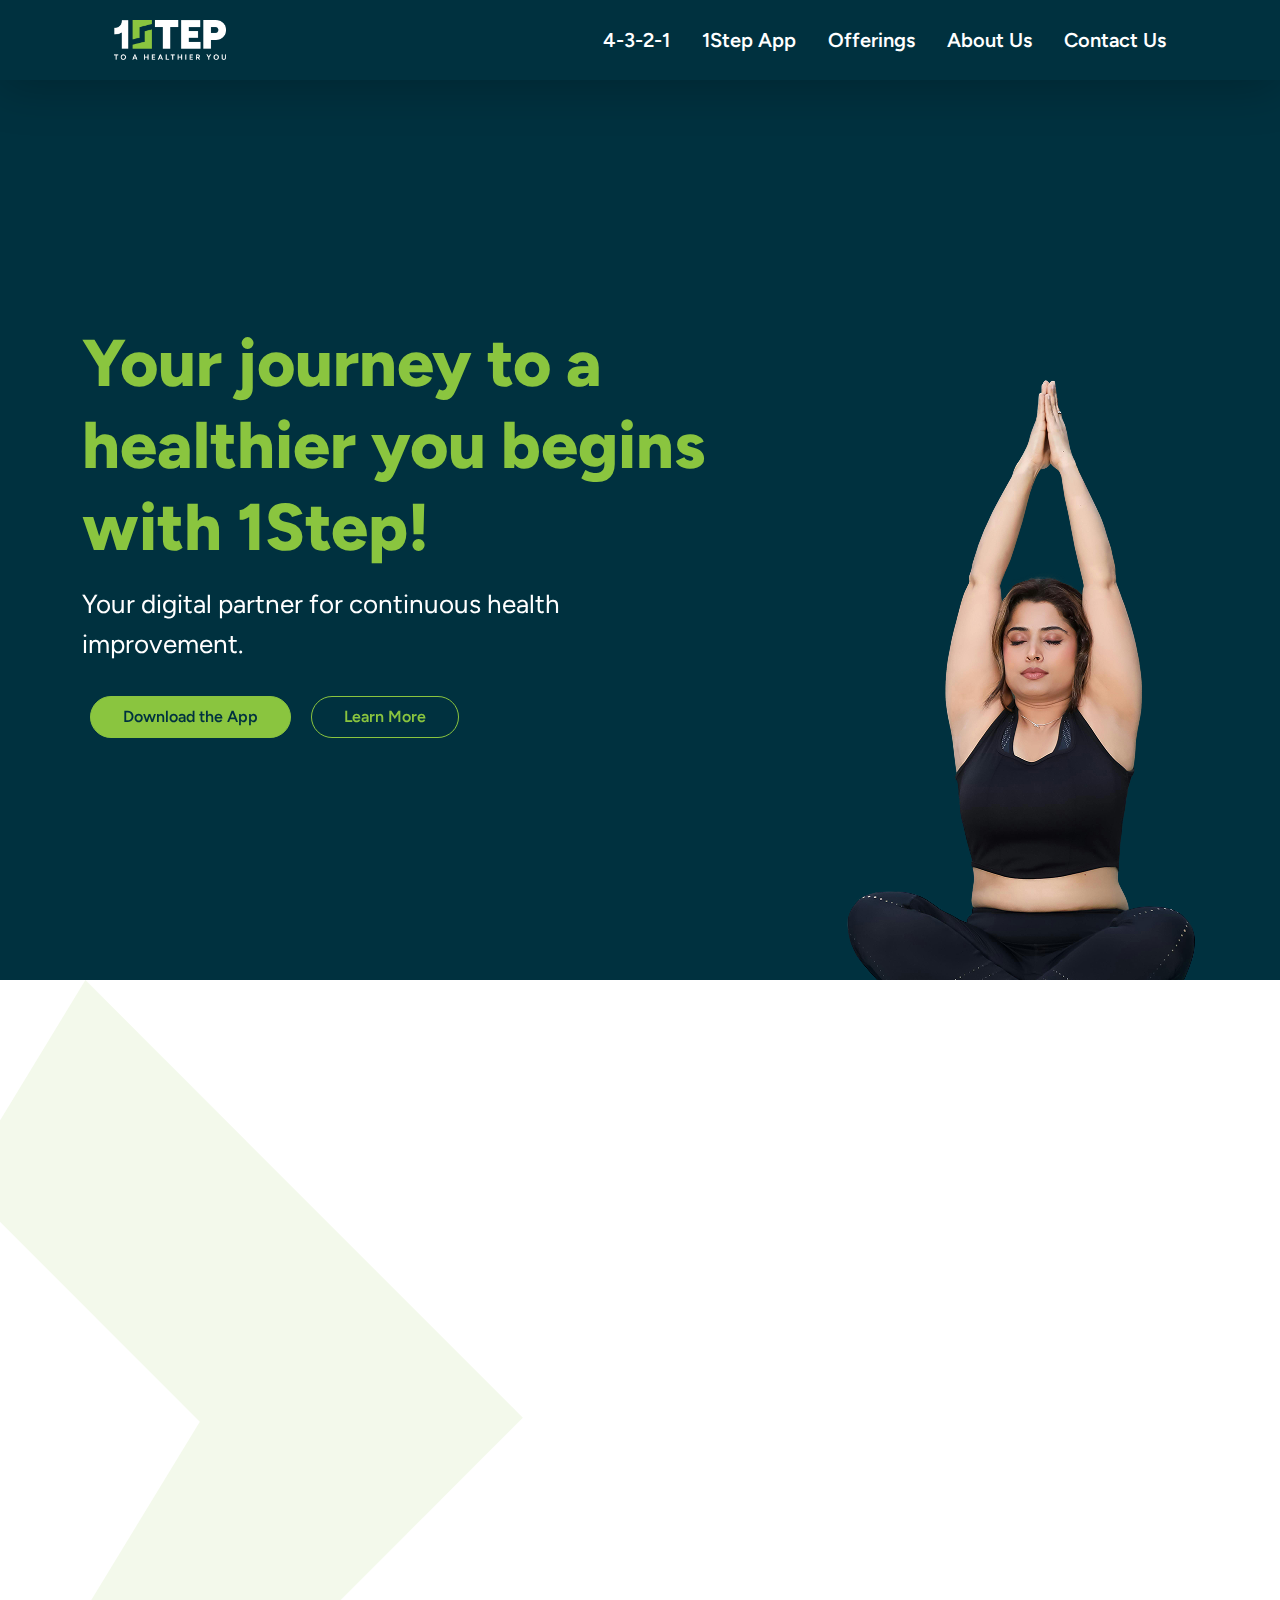
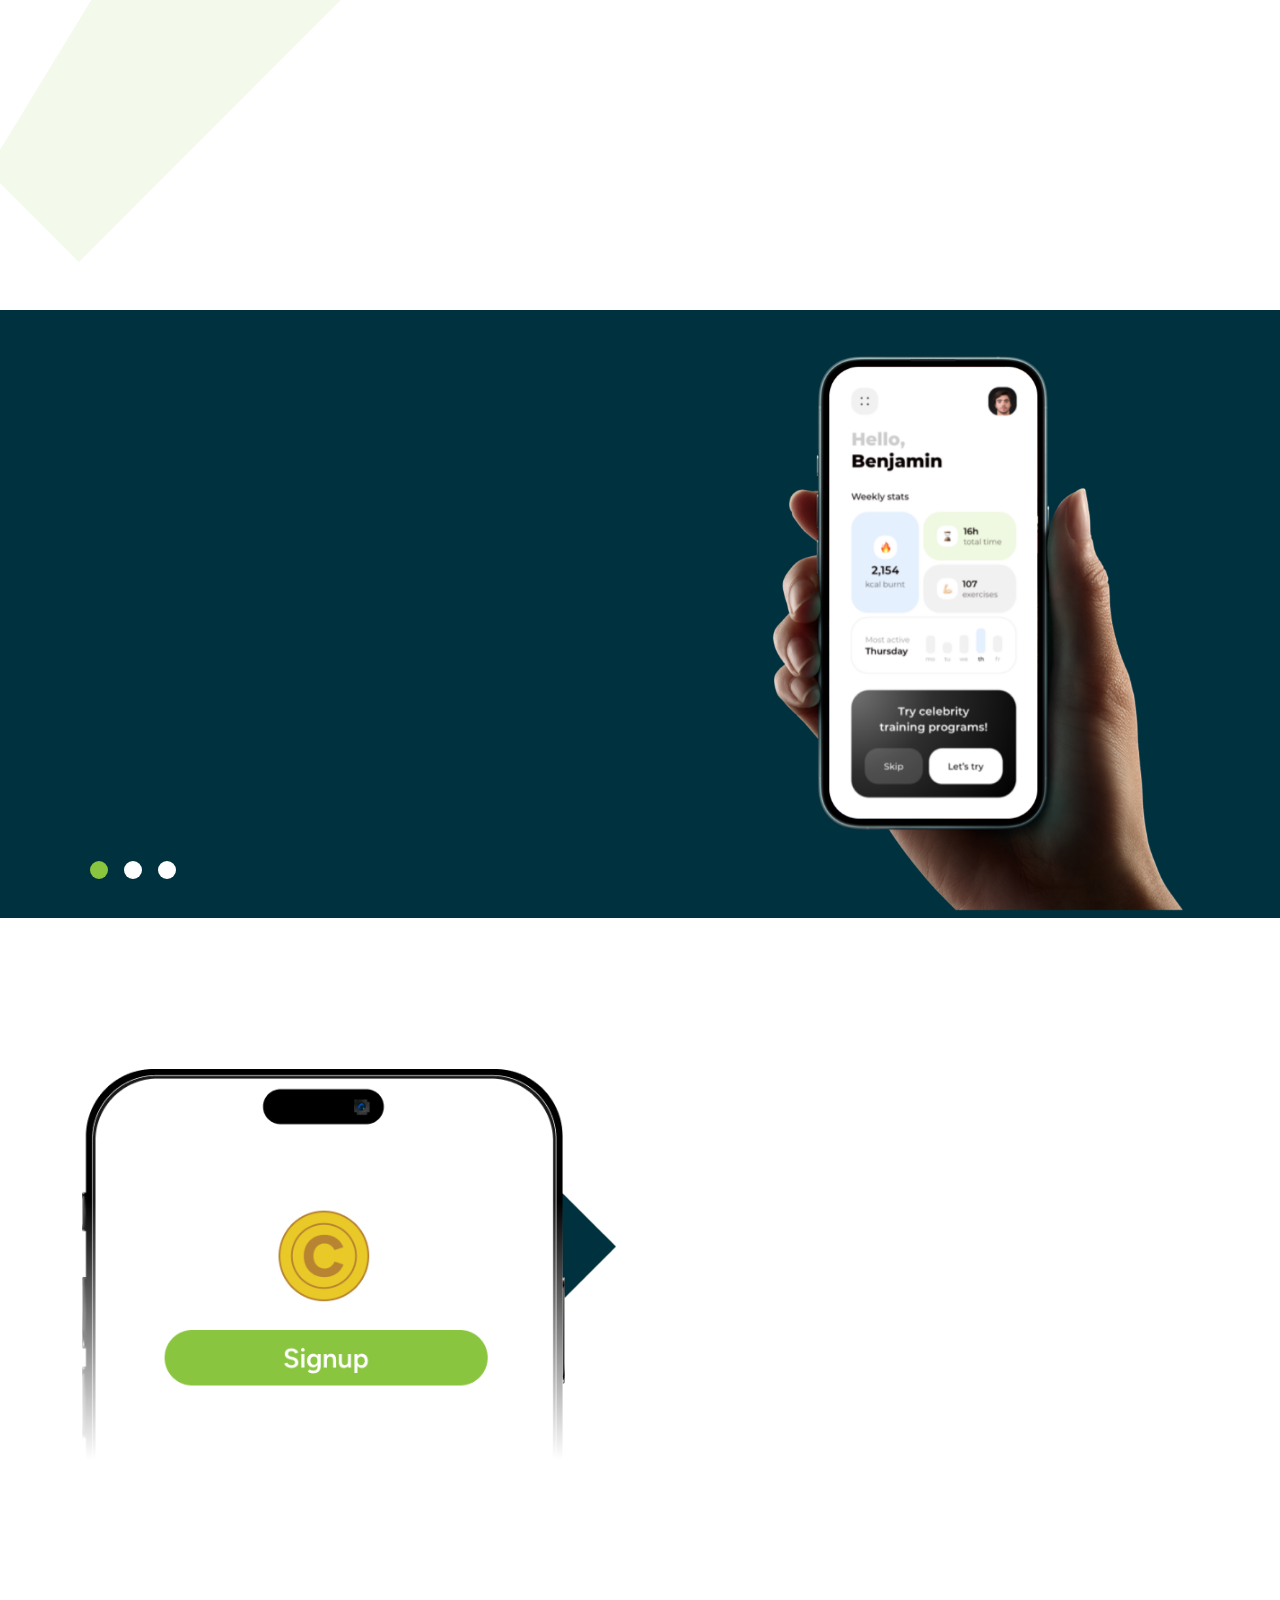
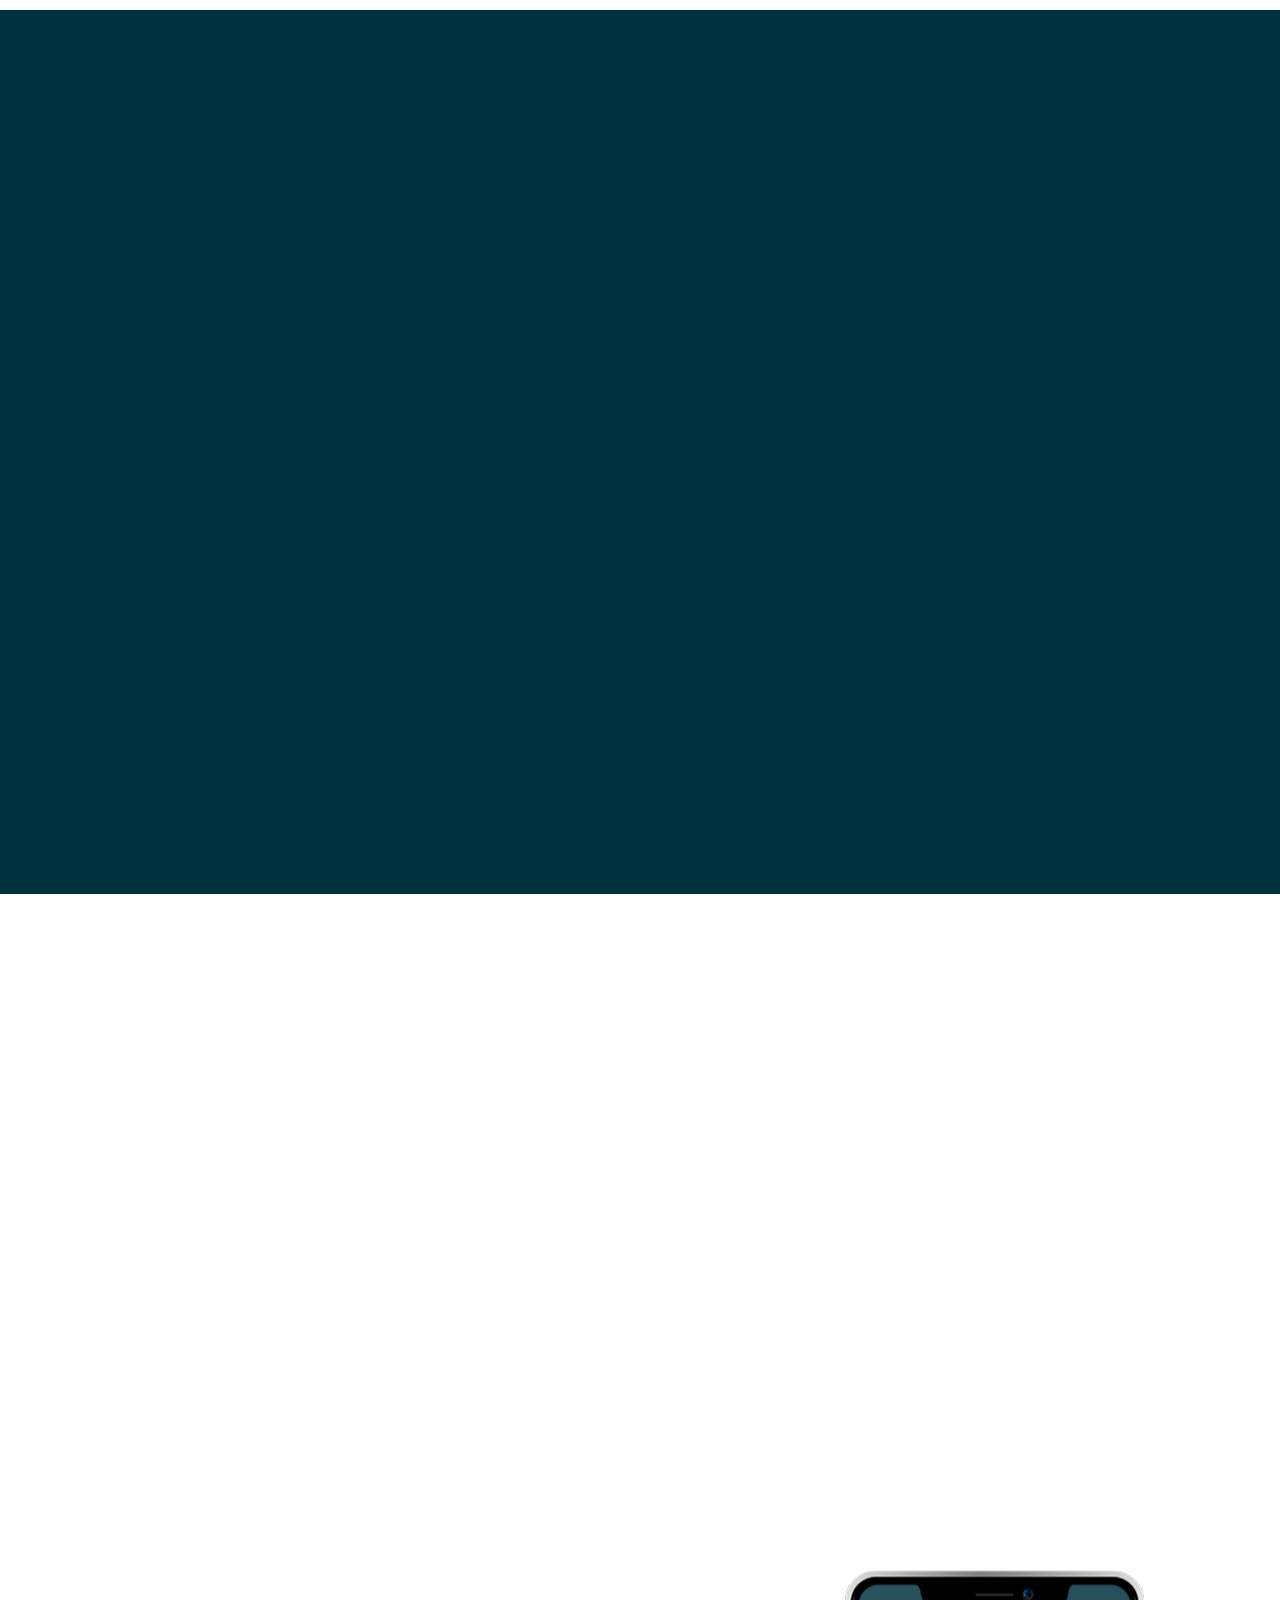
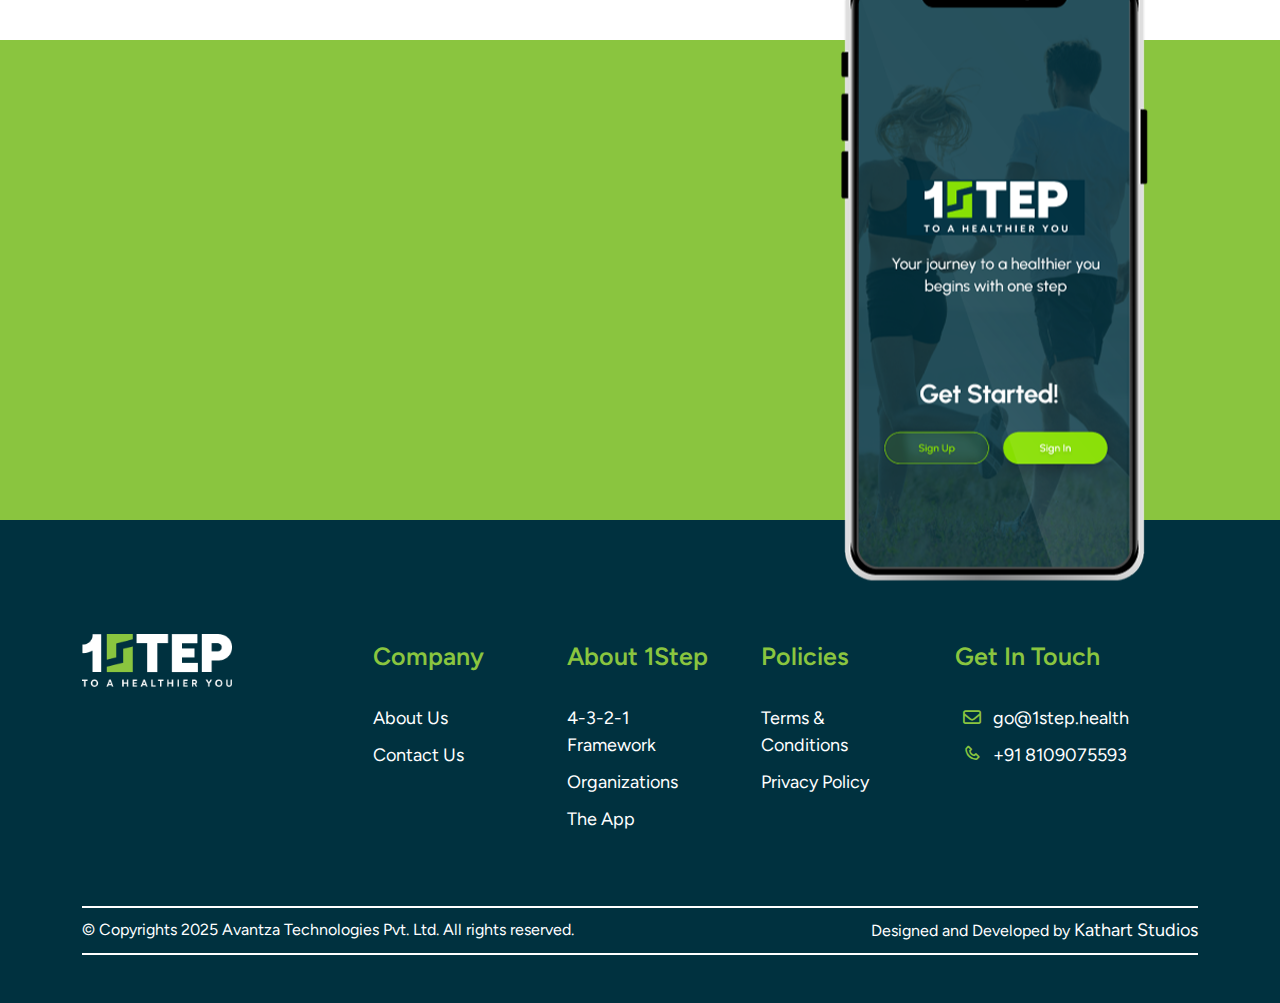
<file: index.html>
<!DOCTYPE html>
<html lang="en">

<head>
  <meta charset="UTF-8">
  <meta name="viewport" content="width=device-width, initial-scale=1.0">
  <meta http-equiv="X-UA-Compatible" content="ie=edge">
  <title>1Step</title>

  <!-- CSS References -->
  <link rel="stylesheet" href="assets/css/bootstrap.min.css" />
  <link rel="stylesheet" href="assets/plugins/carousel/owl.carousel.min.css" />
  <link rel="stylesheet" href="assets/plugins/scroll_animation/scroll-animation.css" />
  <link rel="stylesheet" href="assets/css/common.css" />
  <link rel="stylesheet" href="assets/css/header.css" />
  <link rel="stylesheet" href="assets/css/footer.css" />
  <link rel="stylesheet" href="assets/css/home.css" />

  <!--Font Reference-->
  <link rel="preconnect" href="https://fonts.googleapis.com">
  <link rel="preconnect" href="https://fonts.gstatic.com" crossorigin>
  <link href="https://fonts.googleapis.com/css2?family=Figtree:ital,wght@0,300..900;1,300..900&display=swap"
    rel="stylesheet">

  <!-- JS References -->
  <script src="assets/js/jquery.js "></script>

  <!-- Icons References -->
  <link href='https://unpkg.com/boxicons@2.1.2/css/boxicons.min.css' rel='stylesheet'>
  <link rel="stylesheet" href="https://cdnjs.cloudflare.com/ajax/libs/font-awesome/6.7.2/css/all.min.css"
    integrity="sha512-Evv84Mr4kqVGRNSgIGL/F/aIDqQb7xQ2vcrdIwxfjThSH8CSR7PBEakCr51Ck+w+/U6swU2Im1vVX0SVk9ABhg=="
    crossorigin="anonymous" referrerpolicy="no-referrer" />

</head>

<body>

  <!--Header Section Starts-->
  <div include="header.html"></div>
  <!--Header Section Ends-->

  <section id="hero" class="page-section position-relative">
    <div class="container">
      <div class="row flex align-items-center justify-content-center">
        <div class="col-md-7 flex align-items-center justify-content-center">
          <h1 data-aos="fade-down" data-aos-delay="400">Your journey to a healthier you begins with 1Step!</h1>
          <p class="text-white mt-3" data-aos="fade-down" data-aos-delay="500">Your digital partner for continuous
            health improvement.
          </p>

          <div class="btn-holder" data-aos="fade-down" data-aos-delay="600">
            <a href="#" class="primary-btn mx-2">Download the App</a>
            <a href="#" class="secondary-btn mx-2">Learn More</a>
          </div>

        </div>
        <div class="col-md-5">
          <div class="slideshow ">
            <img src="assets/img/hero-img-1.png" class="active" alt="Hero Image">
            <img src="assets/img/hero-img-2.png" alt="Hero Image">
            <img src="assets/img/hero-img-3.png" alt="Hero Image">
            <img src="assets/img/hero-img-4.png" alt="Hero Image">
            <img src="assets/img/hero-img-5.png" alt="Hero Image">
            <img src="assets/img/hero-img-6.png" alt="Hero Image">
          </div>
        </div>
      </div>
    </div>
  </section>

  <section id="framework" class="page-section ">
    <div class="container">
      <h2 class="text-center" data-aos="fade-down" data-aos-delay="400"><span>1Step</span> is based on the 4-3-2-1
        framework</h2>
      <div class="row mt-5 g-0" data-aos="fade-down" data-aos-delay="500">
        <!-- Vertical Tabs -->
        <div class="col-md-2 position-relative">
          <ul class="nav nav-tabs flex-column" id="myTab" role="tablist">
            <li class="nav-item" role="presentation">
              <button class="nav-link active" id="tab1-tab" data-bs-toggle="tab" data-bs-target="#tab1" type="button"
                role="tab" aria-controls="tab1" aria-selected="true">4</button>
            </li>
            <li class="nav-item" role="presentation">
              <button class="nav-link" id="tab2-tab" data-bs-toggle="tab" data-bs-target="#tab2" type="button"
                role="tab" aria-controls="tab2" aria-selected="false">3</button>
            </li>
            <li class="nav-item" role="presentation">
              <button class="nav-link" id="tab3-tab" data-bs-toggle="tab" data-bs-target="#tab3" type="button"
                role="tab" aria-controls="tab3" aria-selected="false">2</button>
            </li>
            <li class="nav-item" role="presentation">
              <button class="nav-link" id="tab4-tab" data-bs-toggle="tab" data-bs-target="#tab4" type="button"
                role="tab" aria-controls="tab4" aria-selected="false">1</button>
            </li>
          </ul>
        </div>
        <!-- Tab Content -->
        <div class="col-md-10">
          <!-- <h2 class="mb-4">Four lifestyle factors that lead to all diseases are:</h2> -->
          <div class="tab-content" id="myTabContent">
            <div class="tab-pane fading show active position-relative" id="tab1" role="tabpanel"
              aria-labelledby="tab1-tab">
              <h4>Four lifestyle factors that lead to all lifestyle diseases are:</h4>
              <div class="row pt-4 g-5">
                <div class="col-md-3 position-relative">
                  <img src="assets/img/Home/tab1-1.jpg">
                  <div class="img-caption">
                    <h6><span class="arrow"><img src="assets/img/Home/right-arrow.svg" alt="right-arrow"></span> Smoking
                      & Alcohol
                      Consumption</h6>
                  </div>
                </div>
                <div class="col-md-3 position-relative">
                  <img src="assets/img/Home/tab1-2.jpg">
                  <div class="img-caption">
                    <h6><span class="arrow"><img src="assets/img/Home/right-arrow.svg" alt="right-arrow"></span> Bad
                      Diet</h6>
                  </div>
                </div>
                <div class="col-md-3 position-relative">
                  <img src="assets/img/Home/tab1-3.jpg">
                  <div class="img-caption">
                    <h6><span class="arrow"><img src="assets/img/Home/right-arrow.svg" alt="right-arrow"></span>
                      Physical Inactivity
                    </h6>
                  </div>
                </div>
                <div class="col-md-3 position-relative">
                  <img src="assets/img/Home/tab1-4.jpg">
                  <div class="img-caption">
                    <h6><span class="arrow"><img src="assets/img/Home/right-arrow.svg" alt="right-arrow"></span> Chronic
                      Stress</h6>
                  </div>
                </div>
              </div>
            </div>
            <div class="tab-pane fading position-relative " id="tab2" role="tabpanel" aria-labelledby="tab2-tab">
              <div class="row position-relative">
                <div class="col-md-8 position-relative px-3">
                  <h4>Three-pillar approach to prevent/reverse lifestyle diseases is:</h4>
                  <div class="row g-5 pt-5">
                    <div class="col-md-4 position-relative">
                      <img src="assets/img/Home/tab2-1.jpg">
                      <div class="img-caption">
                        <h6><span class="arrow"><img src="assets/img/Home/right-arrow.svg" alt="right-arrow"></span>
                          Build a Solid Foundation</h6>
                      </div>
                    </div>
                    <div class="col-md-4 position-relative">
                      <img src="assets/img/Home/tab2-2.jpg">
                      <div class="img-caption">
                        <h6><span class="arrow"><img src="assets/img/Home/right-arrow.svg" alt="right-arrow"></span>
                          Strengthen the Body</h6>
                      </div>
                    </div>
                    <div class="col-md-4 position-relative">
                      <img src="assets/img/Home/tab2-3.jpg">
                      <div class="img-caption">
                        <h6><span class="arrow"><img src="assets/img/Home/right-arrow.svg" alt="right-arrow"></span>
                          Strengthen the Mind
                        </h6>
                      </div>
                    </div>

                  </div>
                </div>
                <div class="col-md-4 position-relative px-3">
                  <h4>Three-pronged strategy to adopt this approach is:</h4>
                  <div class="img-caption-2 mt-5">
                    <div class="d-inline-flex  align-items-center gap-4">
                      <img src="assets/img/Home/learn.svg" alt="learn" style="width: 25%;">
                      <p class="text-white">Learn</p>
                    </div>
                    <div class="d-inline-flex  align-items-center gap-4">
                      <img src="assets/img/Home/do.svg" alt="do" style="width: 25%;">
                      <p class="text-white">Do</p>
                    </div>
                    <div class="d-inline-flex  align-items-center gap-4">
                      <img src="assets/img/Home/track.svg" alt="track" style="width: 25%;">
                      <p class="text-white">Track</p>
                    </div>
                  </div>
                </div>
              </div>
            </div>
            <div class="tab-pane fading position-relative " id="tab3" role="tabpanel" aria-labelledby="tab3-tab">
              <h4>Two vitamins absolutely essential for success</h4>
              <div class="row pt-5 g-5">
                <div class="col-md-4 position-relative">
                  <img src="assets/img/Home/tab3-1.jpg">
                  <div class="img-caption">
                    <h6><span class="arrow"><img src="assets/img/Home/right-arrow.svg" alt="right-arrow"></span> Vitamin
                      N - Ability to say 'no' <br><br>
                      In many ways, lifestyle diseases are diseases of excess. The way to prevent/reverse them is by
                      learning to say no.</h6>
                  </div>
                </div>
                <div class="col-md-4 position-relative">
                  <img src="assets/img/Home/tab3-2.jpg">
                  <div class="img-caption">
                    <h6><span class="arrow"><img src="assets/img/Home/right-arrow.svg" alt="right-arrow"></span> Vitamin
                      P1 <br><br>
                      When coming up with your activity plan, it is important to take into account your presonal
                      preferences & constraints.</h6>
                  </div>
                </div>
                <div class="col-md-4 position-relative">
                  <img src="assets/img/Home/tab3-3.jpg">
                  <div class="img-caption">
                    <h6><span class="arrow"><img src="assets/img/Home/right-arrow.svg" alt="right-arrow"></span>
                      Vitamin P2 <br><br>
                      Whatever you decide to do, you have to do consistently. That's when results compound and make you
                      go 'wow'!
                    </h6>
                  </div>
                </div>

              </div>
            </div>
            <div class="tab-pane fading position-relative" id="tab4" role="tabpanel" aria-labelledby="tab4-tab">
              <h4>One goal that you should have</h4>
              <div class="row pt-5 g-5">
                <div class="col-md-6 position-relative">
                  <img src="assets/img/Home/tab4-1.jpg">
                  <div class="img-caption">
                    <h6><span class="arrow"><img src="assets/img/Home/right-arrow.svg" alt="right-arrow"></span>
                      Continuous health improvement</h6>
                  </div>
                </div>
                <div class="col-md-6 position-relative">
                  <img src="assets/img/Home/tab4-2.jpg">
                  <div class="img-caption">
                    <h6><span class="arrow"><img src="assets/img/Home/right-arrow.svg" alt="right-arrow"></span> One app
                      to help you achieve this goal 1Step</h6>
                  </div>
                </div>


              </div>
            </div>
          </div>
        </div>
      </div>
    </div>
  </section>

  <section id="homeApp" class=" position-relative mt-5">

    <div class="container">
      <div class="owl-carousel" id="homeapp">
        <div class="item">
          <div class="row flex justify-content-center align-items-center g-0">
            <div class="col-md-6 homeapp-desc">
              <h2 class="text-white" data-aos="fade-down" data-aos-delay="400">The <span>1Step</span> App</h2>
              <h4 class="text-white mt-4" data-aos="fade-down" data-aos-delay="500">Adopts the three-pronged strategy:
              </h4>

              <div class="points mt-5" data-aos="fade-down" data-aos-delay="600">
                <ul>
                  <li><span>Learn</span>
                    (Deepen your understanding about various topics and build the conviction to do the activities)</li>
                  <li><span>Do</span> (Configure the activities individually or follow one of the readymade plans to get
                    started in
                    minutes)</li>
                  <li><span>Track</span> (Track various biomarkers to ensure you are going in the right direction, make
                    data-driven
                    decisions)</li>
                </ul>
              </div>

            </div>
            <div class="col-md-6 position-relative">
              <div class="homeapp-img">
                <img src="assets/img/Home/homeapp-1.png" alt="image" style="width: 105%;">
              </div>
            </div>
          </div>
        </div>
        <div class="item">
          <div class="row flex justify-content-center align-items-center g-0">
            <div class="col-md-6">
              <h2 class="text-white">The <span>1Step</span> App</h2>
              <h4 class="text-white mt-4">Implements the three-pillar approach</h4>

              <div class="points mt-5">
                <ul>
                  <li><span>Build a Solid Foundation</span> (Breathing, Grounding, Hydration, Sunlight Exposure)</li>
                  <li><span>Strengthen the Body</span> (Exercises, Exercise Snacks, Health Hacks, Intermittent Fasting,
                    Junk Food
                    Fast, Sugar Fast)</li>
                  <li><span>Strengthen the Mind</span> (Chanting, Journaling, Meditation)</li>
                </ul>
              </div>

            </div>
            <div class="col-md-6">
              <div class="homeapp-img">
                <img src="assets/img/Home/homeapp-2.png" alt="image" style="width: 105%;">

              </div>
            </div>
          </div>
        </div>
        <div class="item">
          <div class="row flex justify-content-center align-items-center g-0">
            <div class="col-md-6">
              <h2 class="text-white">The <span>1Step</span> App</h2>
              <h4 class="text-white mt-4">Gives you Vitamin P</h4>

              <div class="points mt-5">
                <ul>
                  <li><span>Timely Notifications</span> (so that you don't have to remember what to do when)</li>
                  <li><span>Weekly & Total Scores</span> (to know how well you are doing the activities)</li>
                  <li><span>Accountability Partner</span> (to hold you accountable and give motivation & support)</li>
                </ul>
              </div>

            </div>
            <div class="col-md-6">
              <div class="homeapp-img">
                <img src="assets/img/Home/homeapp-3.png" alt="image" style="width: 105%;">

              </div>
            </div>
          </div>
        </div>
      </div>


    </div>
  </section>

  <section id="signup" class="page-section">
    <div class="container">
      <div class="row g-5 flex justify-content-center align-items-center">
        <div class="col-md-6">
          <img src="assets/img/Home/half-signup.png" alt="Signup Image" width="100%">
        </div>
        <div class="col-md-6">
          <div>
            <h2 class="text-secondary" data-aos="fade-down" data-aos-delay="400">And you can get started for
              <span>FREE!</span>
            </h2>
            <h4 class="mt-5 text-secondary" data-aos="fade-down" data-aos-delay="500">When you Sign Up, you get enough
              points to get started</h4>
            <p class="mt-4 text-secondary" data-aos="fade-down" data-aos-delay="600">You can also 'earn' more points by
              filling the questionnaires, referring the
              app to our
              friends, rating the content/activities on the app, and writing reviews
            </p>
          </div>
        </div>
      </div>
    </div>
  </section>

  <section id="offering" class="page-section">
    <div class="container">
      <h1 class="text-white text-center" data-aos="fade-down" data-aos-delay="400">Offering For <span
          style="color:#8AC53F">Organizations</span></h1>

      <div class="row mt-5 g-3">
        <div class="col-md-3 position-relative" data-aos="fade-down" data-aos-delay="500">
          <div class="hover-img">
            <img src="assets/img/Home/offering-1.png" alt="image" width="100%">

            <div class="offer-caption">
              <h4 class="text-white text-center">Lorem Ipsum</h4>
            </div>
            <div class="offer-description">
              <h4 class="text-white text-center">Lorem Ipsum</h4>
              <p class="mt-3 text-white text-center">Lorem Ipsum is simply dummy text of the printing and typesetting
                industry.</p>
            </div>
          </div>
        </div>
        <div class="col-md-3 position-relative" data-aos="fade-down" data-aos-delay="600">
          <div class="hover-img">
            <img src="assets/img/Home/offering-2.png" alt="image" width="100%">

            <div class="offer-caption">
              <h4 class="text-white text-center">Lorem Ipsum</h4>
            </div>
            <div class="offer-description">
              <h4 class="text-white text-center">Lorem Ipsum</h4>
              <p class="mt-3 text-white text-center">Lorem Ipsum is simply dummy text of the printing and typesetting
                industry.</p>
            </div>
          </div>
        </div>
        <div class="col-md-3 position-relative" data-aos="fade-down" data-aos-delay="700">
          <div class="hover-img">
            <img src="assets/img/Home/offering-3.png" alt="image" width="100%">

            <div class="offer-caption">
              <h4 class="text-white text-center">Lorem Ipsum</h4>
            </div>
            <div class="offer-description">
              <h4 class="text-white text-center">Lorem Ipsum</h4>
              <p class="mt-3 text-white text-center">Lorem Ipsum is simply dummy text of the printing and typesetting
                industry.</p>
            </div>
          </div>
        </div>
        <div class="col-md-3 position-relative" data-aos="fade-down" data-aos-delay="800">
          <div class="hover-img">
            <img src="assets/img/Home/offering-4.png" alt="image" width="100%">

            <div class="offer-caption">
              <h4 class="text-white text-center">Lorem Ipsum</h4>
            </div>
            <div class="offer-description">
              <h4 class="text-white text-center">Lorem Ipsum</h4>
              <p class="mt-3 text-white text-center">Lorem Ipsum is simply dummy text of the printing and typesetting
                industry.</p>
            </div>
          </div>
        </div>

      </div>
      <div class="btn-holder mt-5 text-center" data-aos="fade-down" data-aos-delay="900">
        <a href="#" class="primary-btn">Know More</a>
      </div>
    </div>
  </section>

  <section id="mission" class="page-section">
    <div class="container">
      <h1 class="text-secondary text-center" data-aos="fade-down" data-aos-delay="400">Our <span
          style="color: #8AC53F;">Mission</span></h1>
      <div class="row g-5 flex justify-content-between align-items-center mt-3 pb-5" data-aos="fade-down"
        data-aos-delay="500">
        <div class="col-md-3 px-5">
          <img src="assets/img/Home/founder 1.png" alt="Founder Image" width="100%">
        </div>
        <div class="col-md-9 pb-5">
          <h4 class="text-secondary">“ We want to make an impact in the lives of a million people by the end of 2027.
            Once we achieve that
            goal, we will set a loftier goal to achieve by the end of 2030.” - Prashant Karhade (Founder & CEO)</h4>
        </div>
      </div>
    </div>
  </section>

  <section id="cta" class="page-section d-flex flex-column justify-content-center align-items-center">
    <div class="container d-flex justify-content-center align-items-center">
      <div class="row g-5 position-relative d-flex justify-content-center align-items-center">
        <div class="col-md-7">
          <h1 class="text-secondary" data-aos="fade-down" data-aos-delay="400">Take the first step to a healthier you!
          </h1>
          <p class="mt-3 text-secondary" data-aos="fade-down" data-aos-delay="500">Build healthy habits, one step at a
            time. Download the 1Step app now and start
            your journey
            today!
          </p>
          <div class=" btn-holder d-flex align-items-center gap-5" data-aos="fade-down" data-aos-delay="600">
            <a href="#">
              <div class="apple">
                <div class="inner-ele d-flex justify-content-center align-items-center gap-2">
                  <div class="icon apple-icon">
                  </div>
                  <div class="det">
                    <p class="m-0">Download on the</p>
                    <h4>App Store</h4>

                  </div>
                </div>
              </div>
            </a>
            <a href="#">
              <div class="play">
                <div class="inner-ele d-flex justify-content-center align-items-center gap-2">
                  <div class="icon">
                    <img src="assets/img/Playstore.svg" alt="apple icon">
                  </div>
                  <div class="det">
                    <p class="m-0">GET IT ON</p>
                    <h4>Google Play</h4>
                  </div>
                </div>
              </div>
            </a>
          </div>
        </div>
        <div class="col-md-5">
          <div class="cta-img">
            <img src="assets/img/cta-img.png" alt="Call to action image">
          </div>

        </div>
      </div>
    </div>
  </section>

  <!--footer Section Starts-->
  <div include="footer.html"></div>
  <!--footer Section Ends-->

  <script src="assets/js/bootstrap.min.js "></script>
  <script src=" assets/plugins/carousel/owl.carousel.min.js"></script>
  <script src="assets/plugins/scroll_animation/scroll-animation.js"></script>
  <script src="assets/js/common.js"></script>
  <script src="assets/js/header.js"></script>
  <script src="assets/js/home.js"></script>
</body>

</html>
</file>
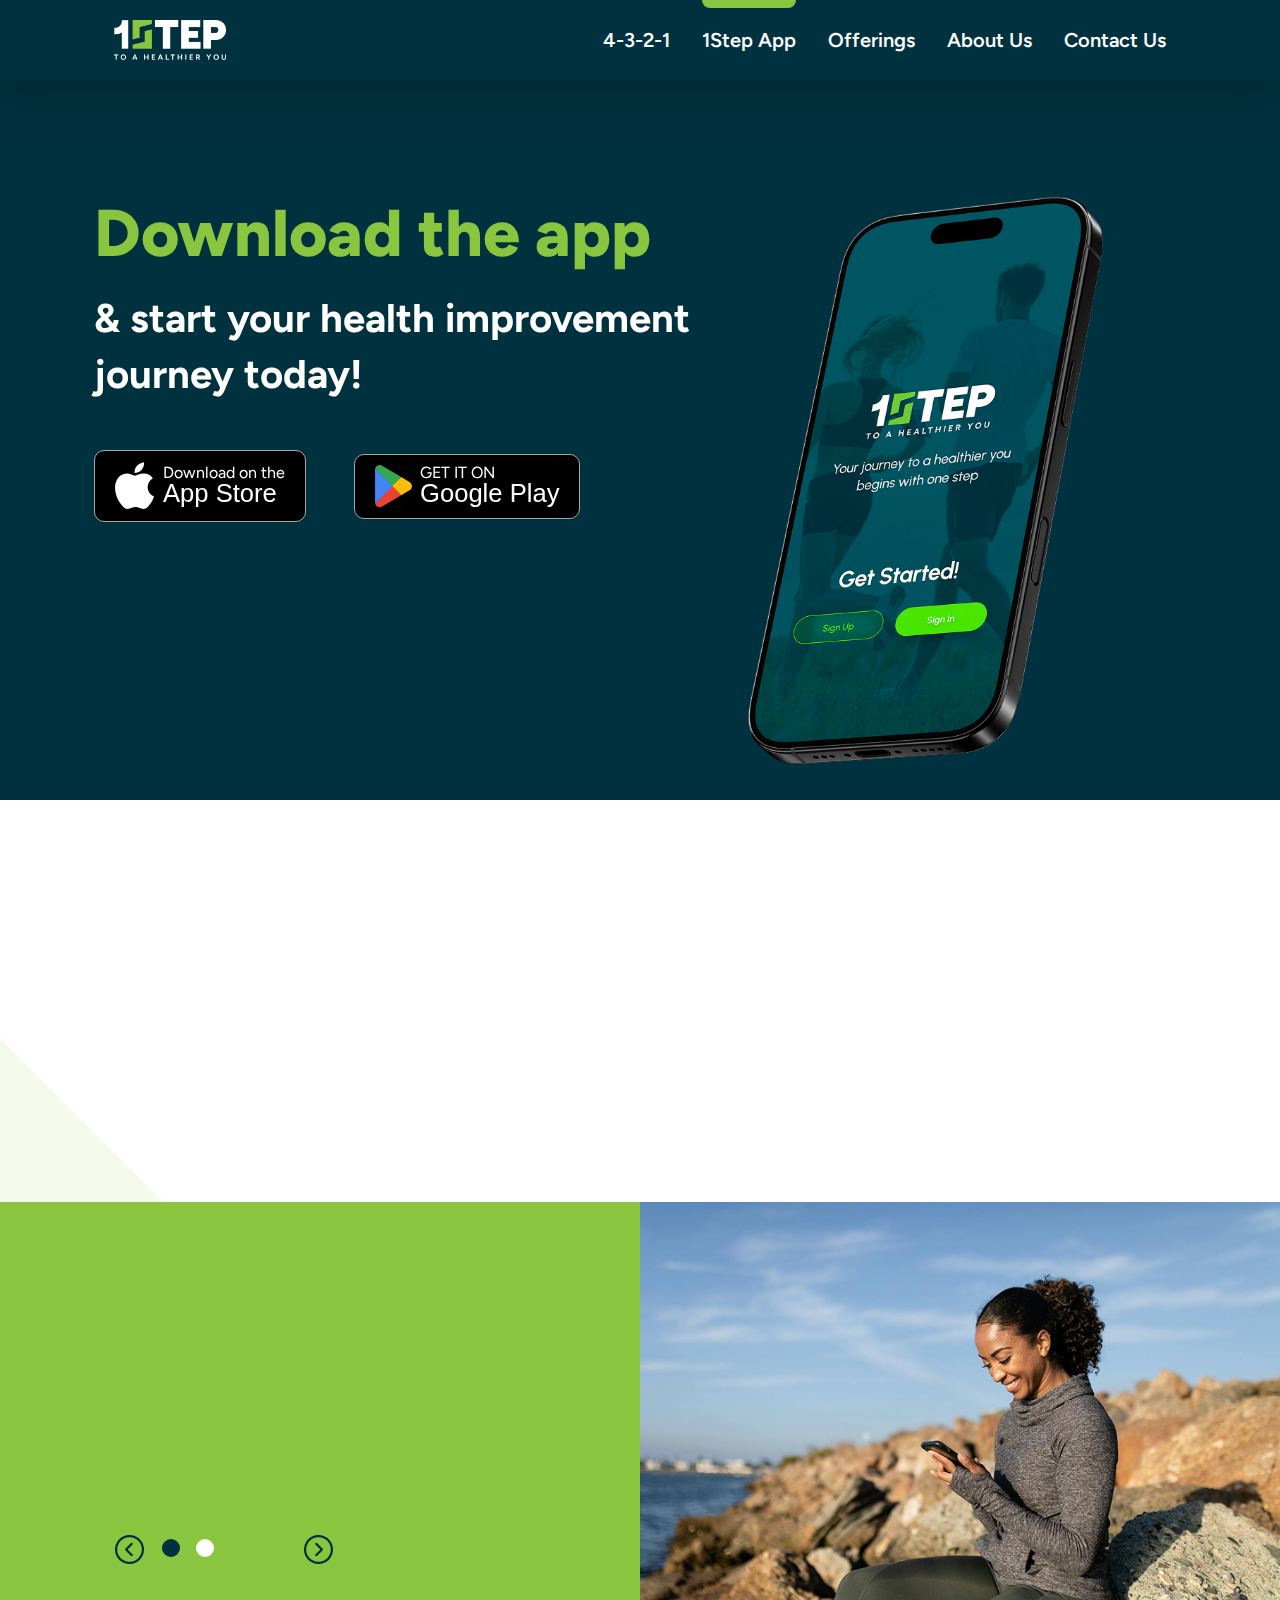
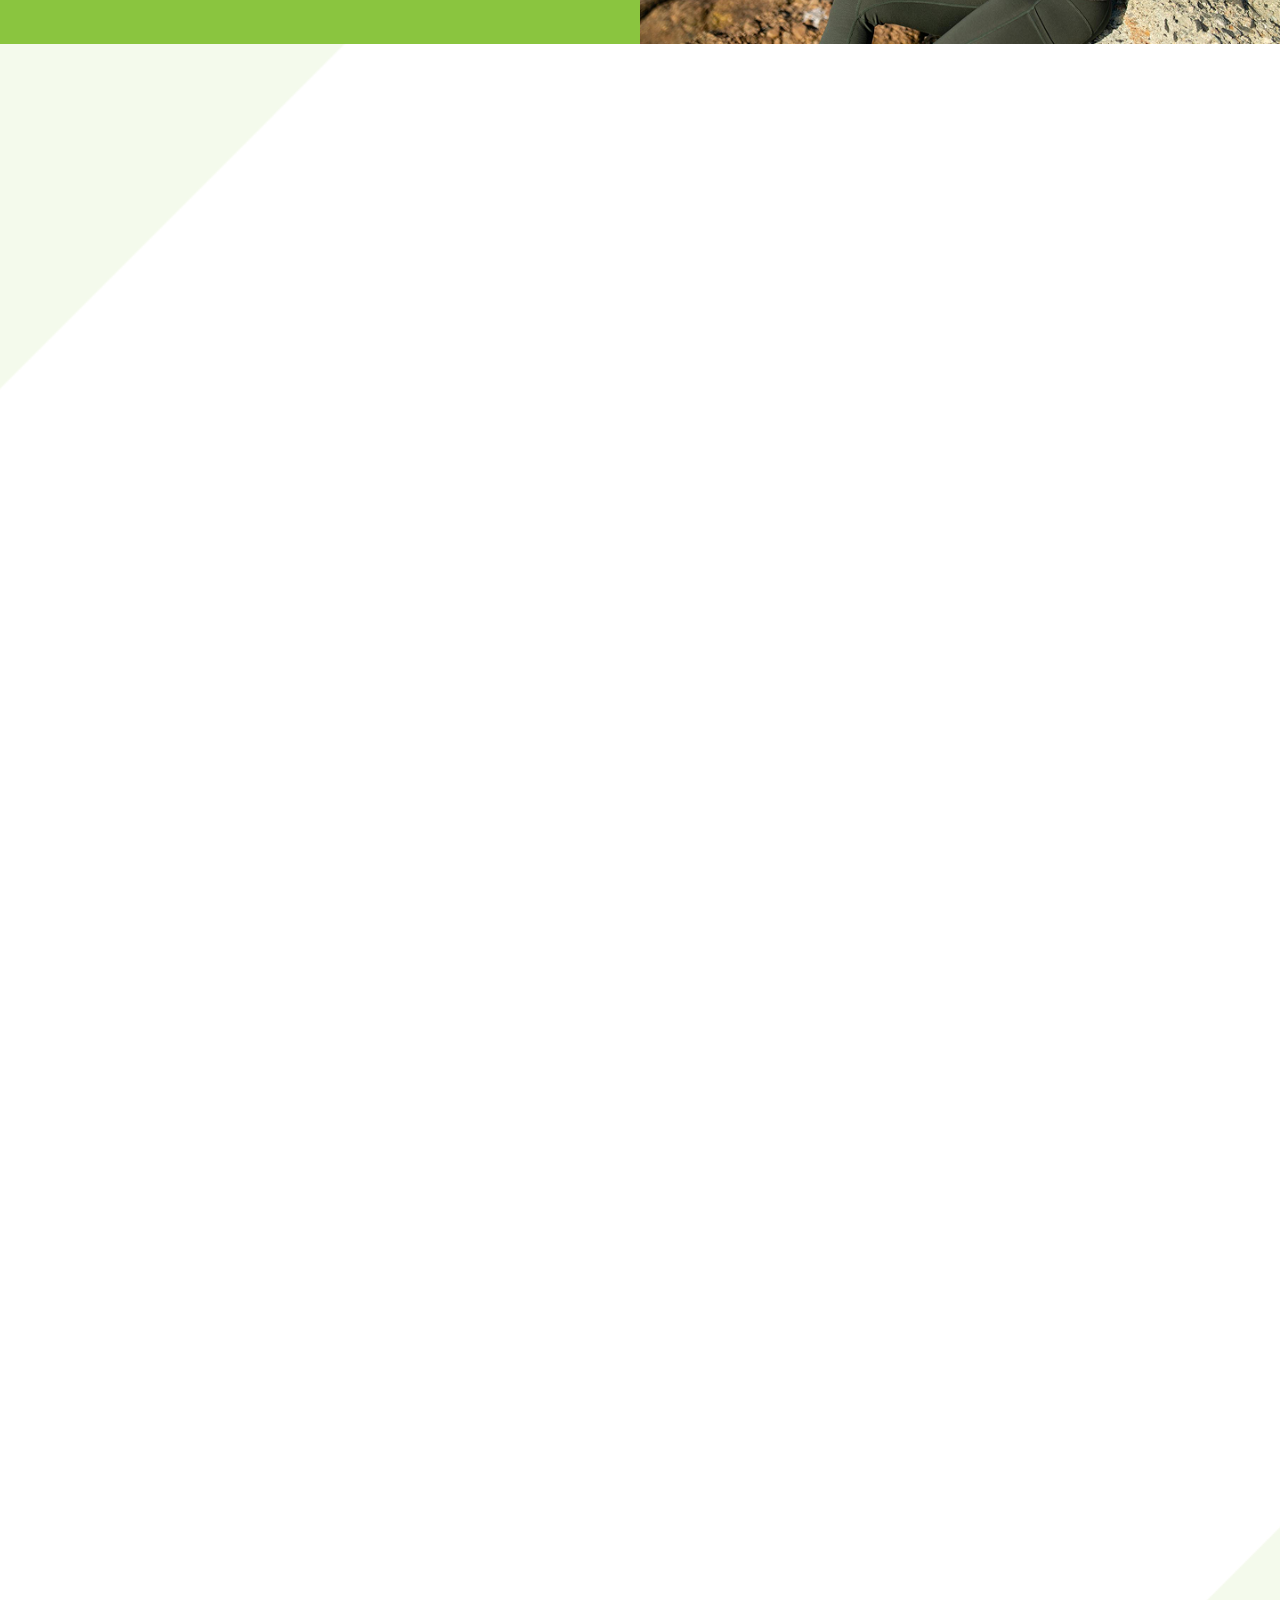
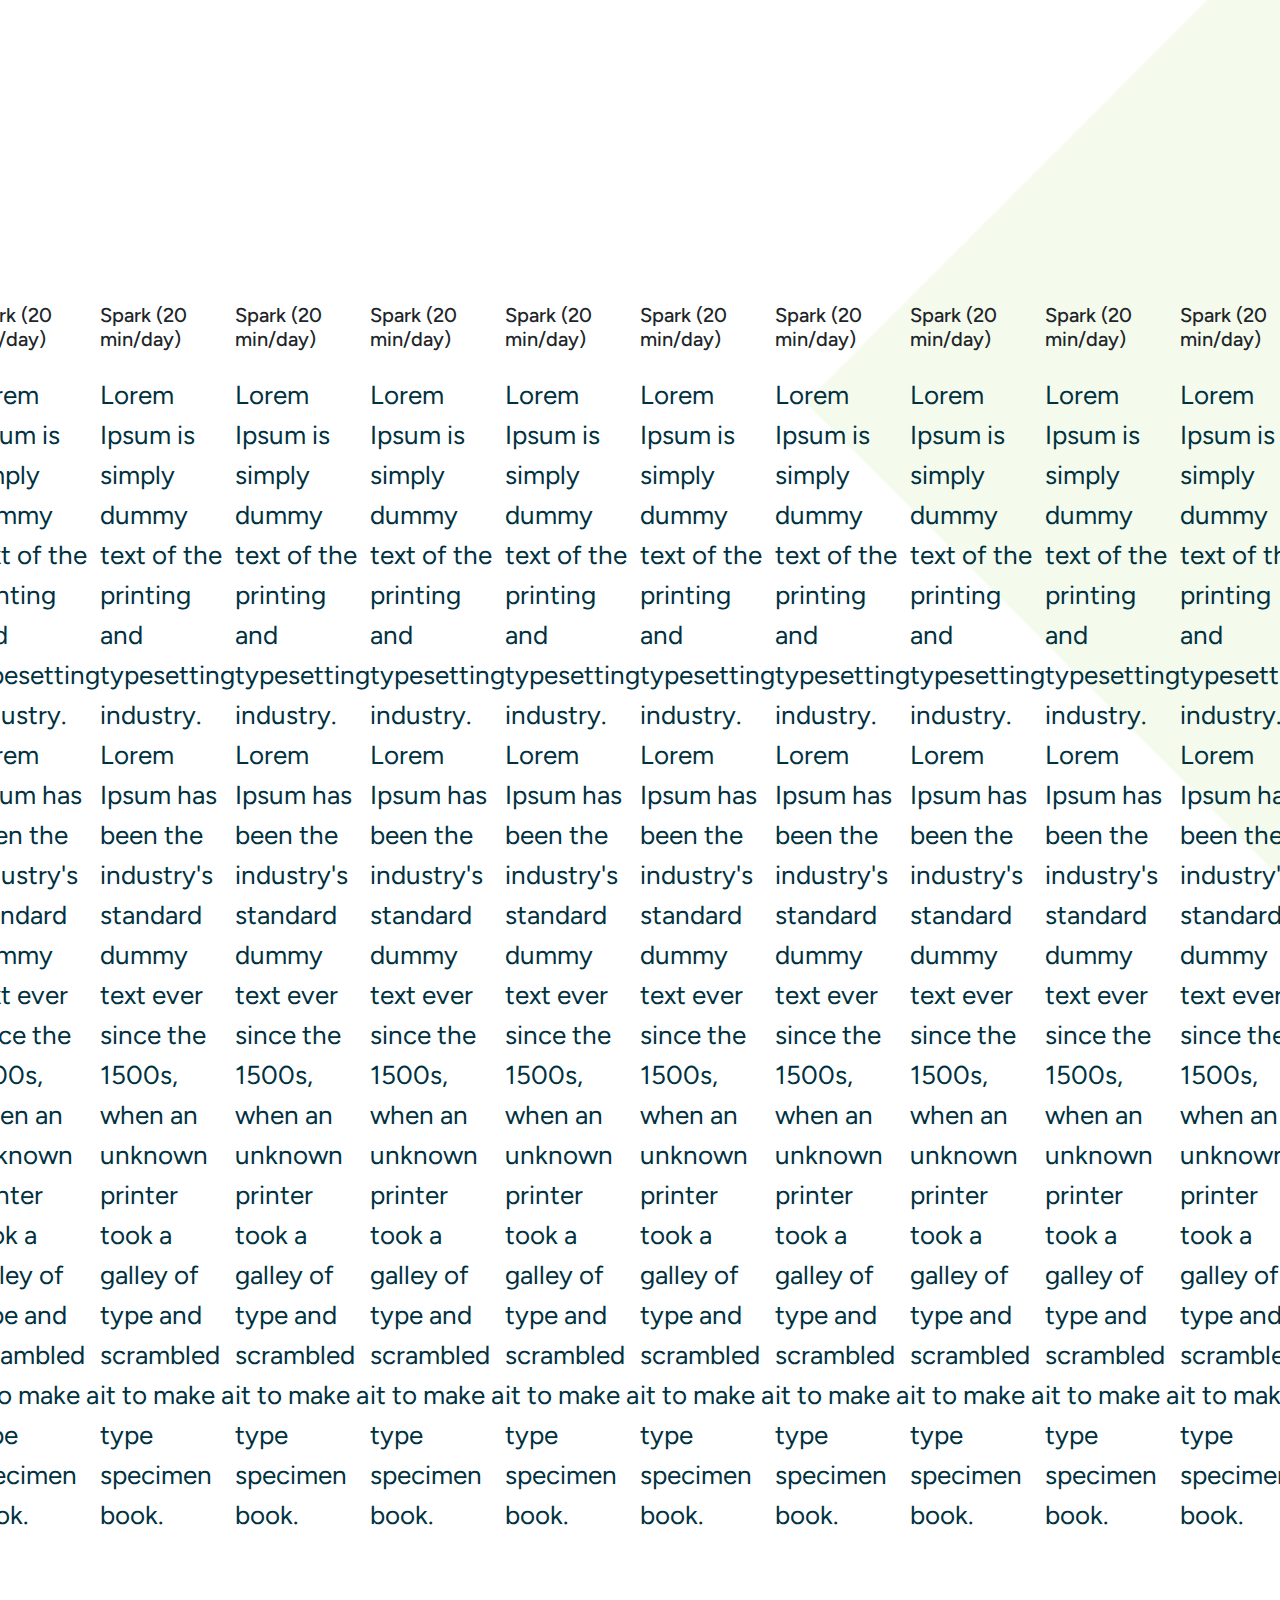
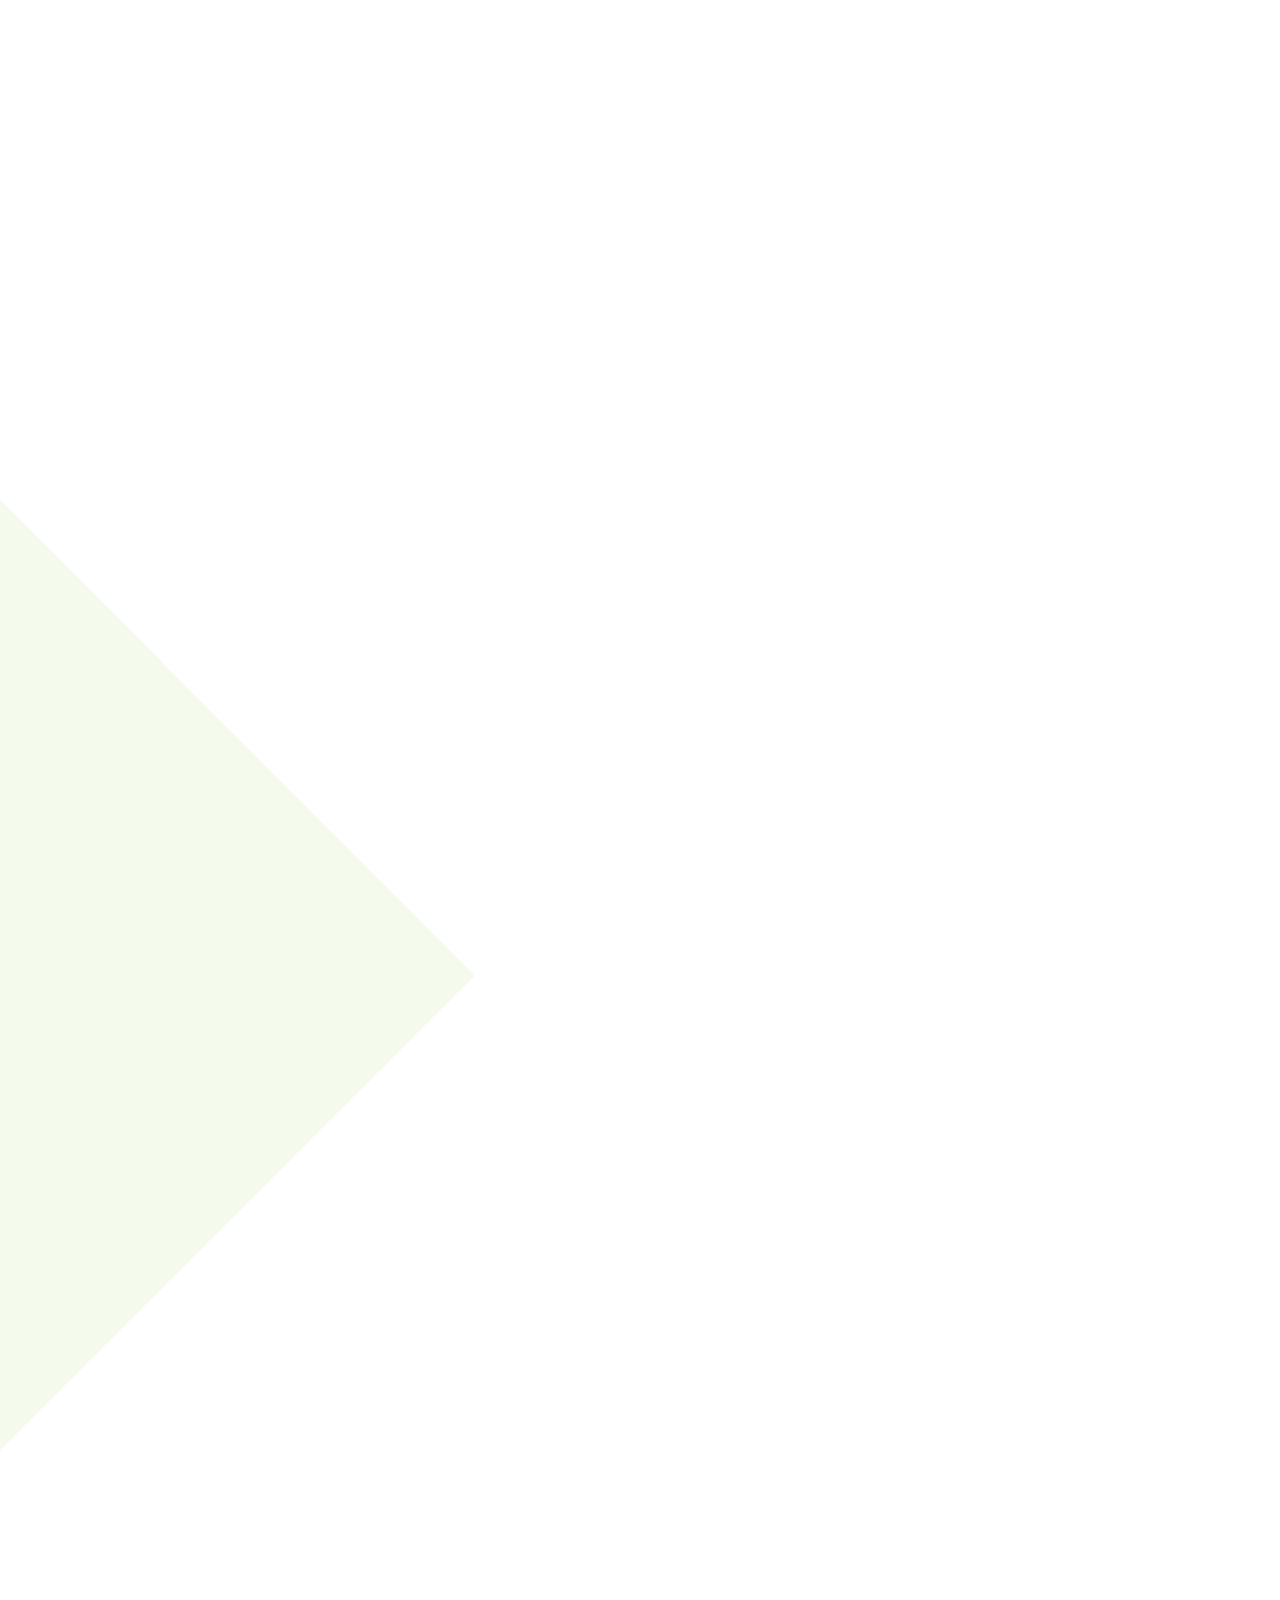
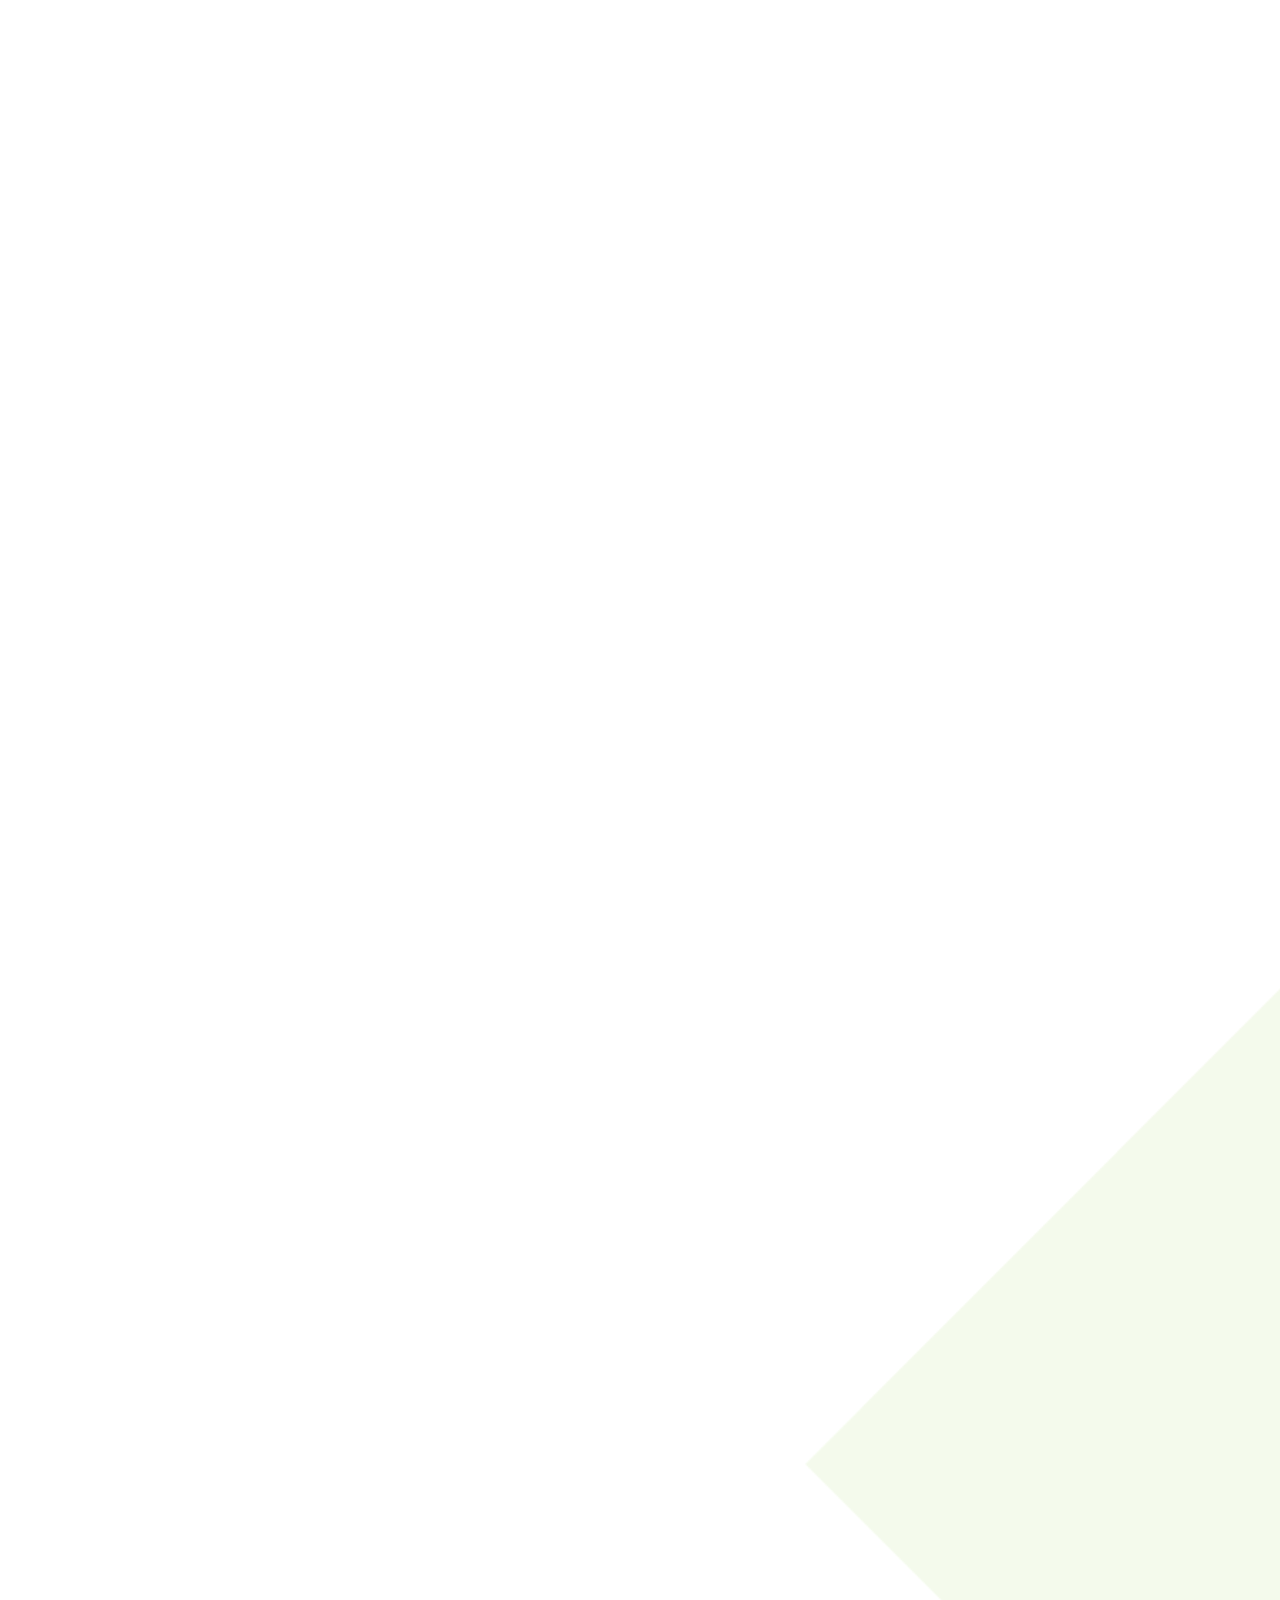
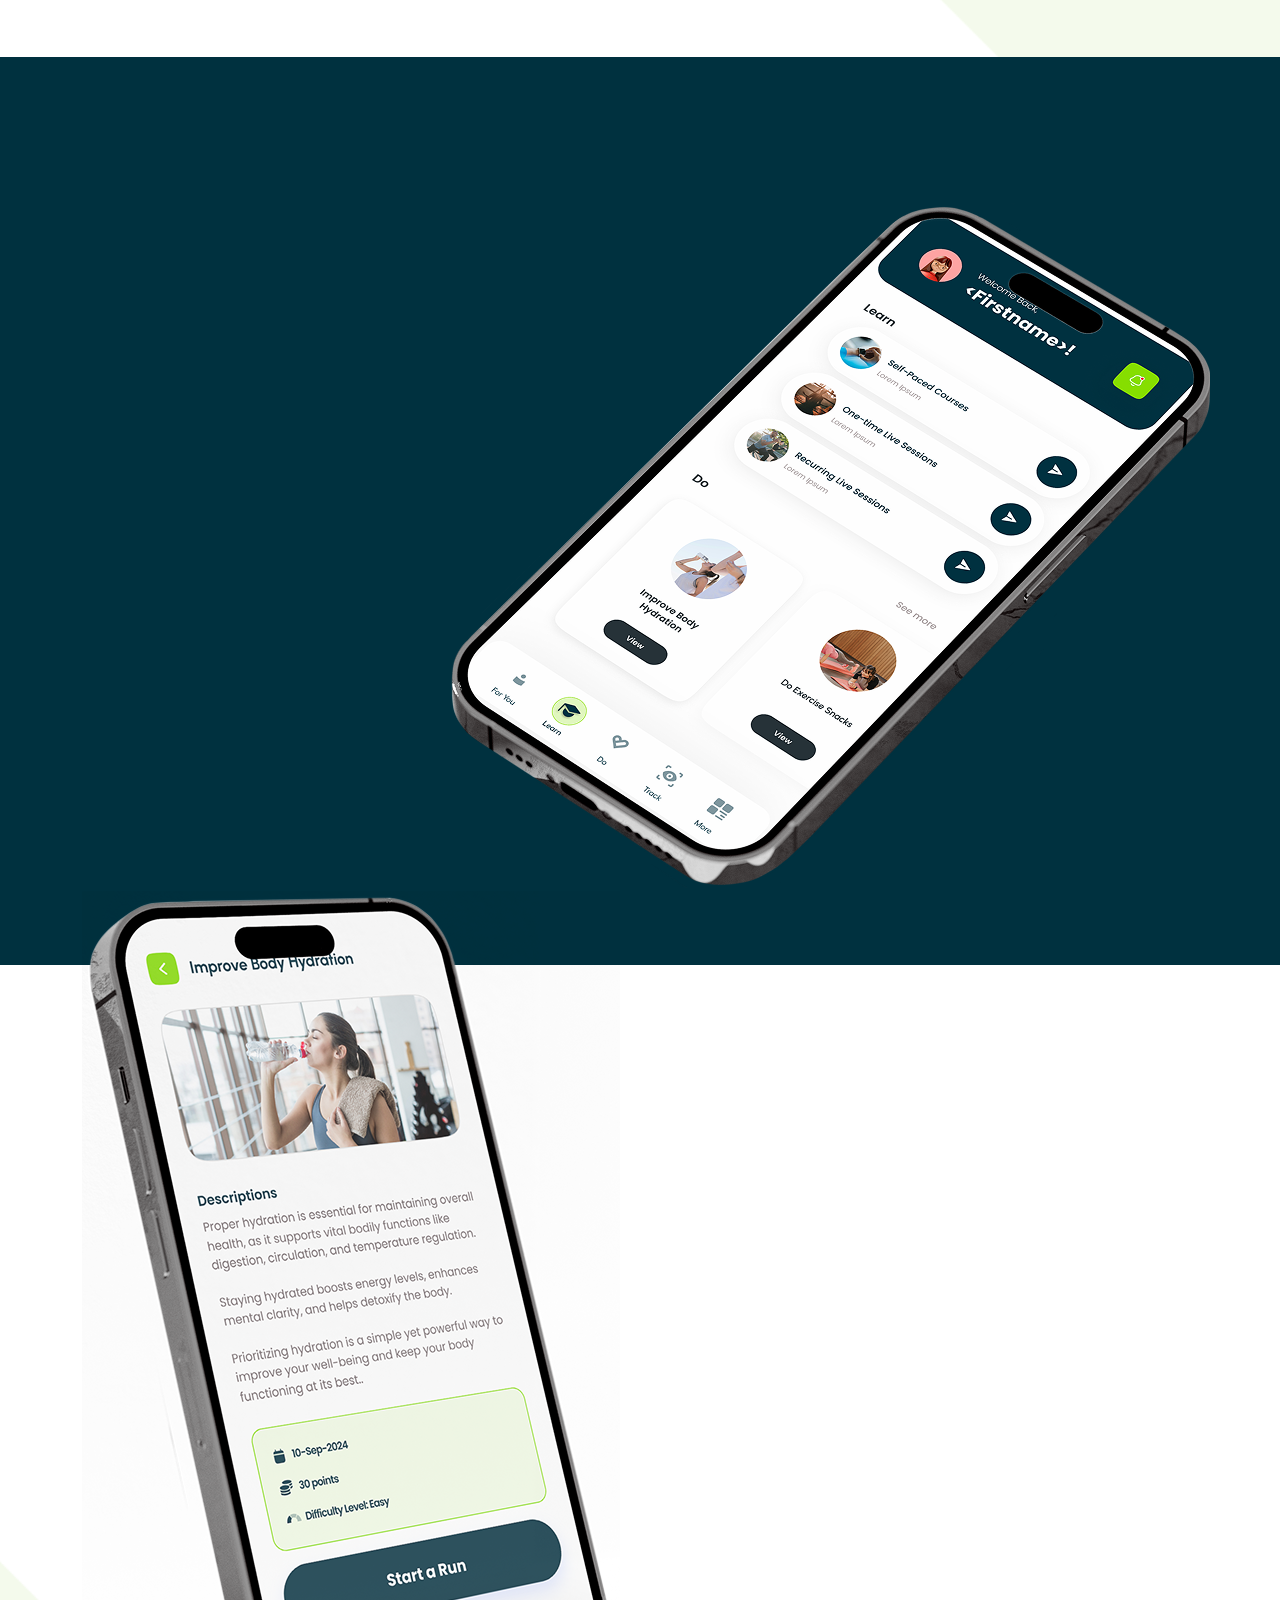
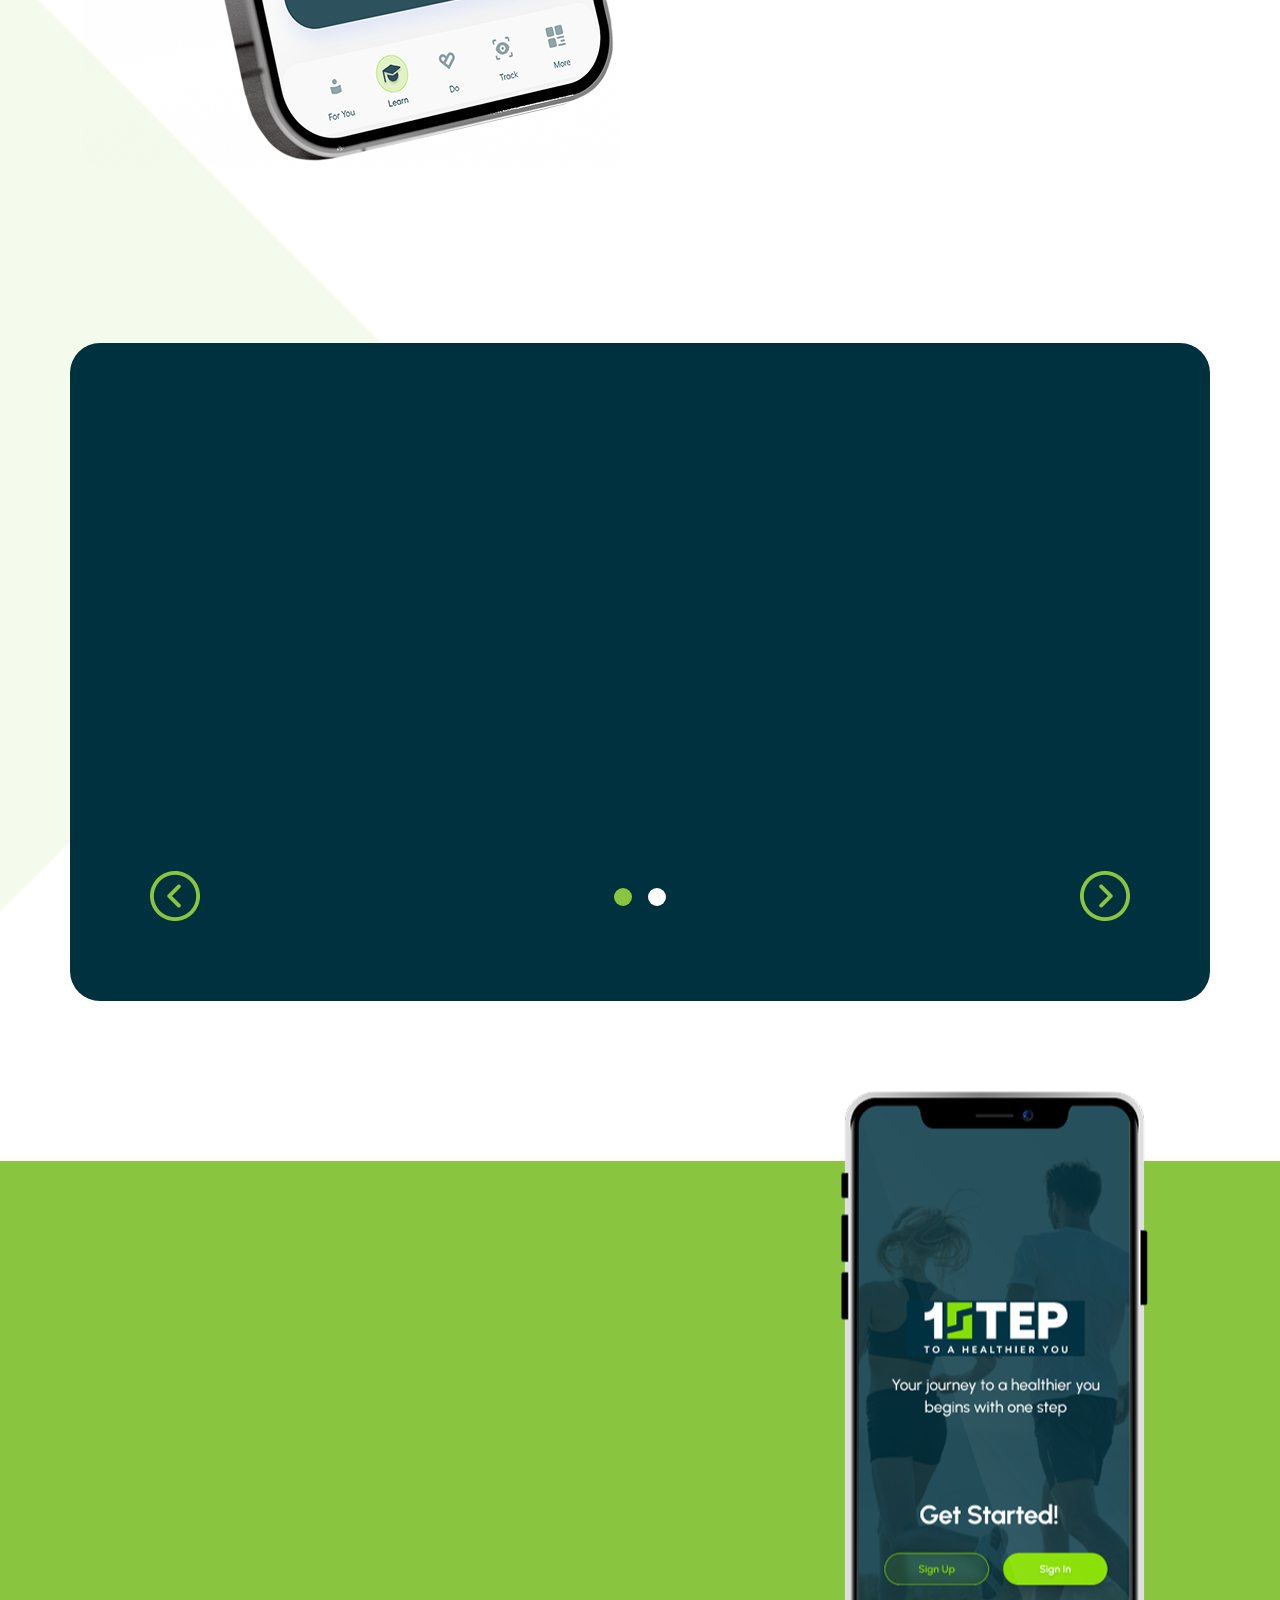
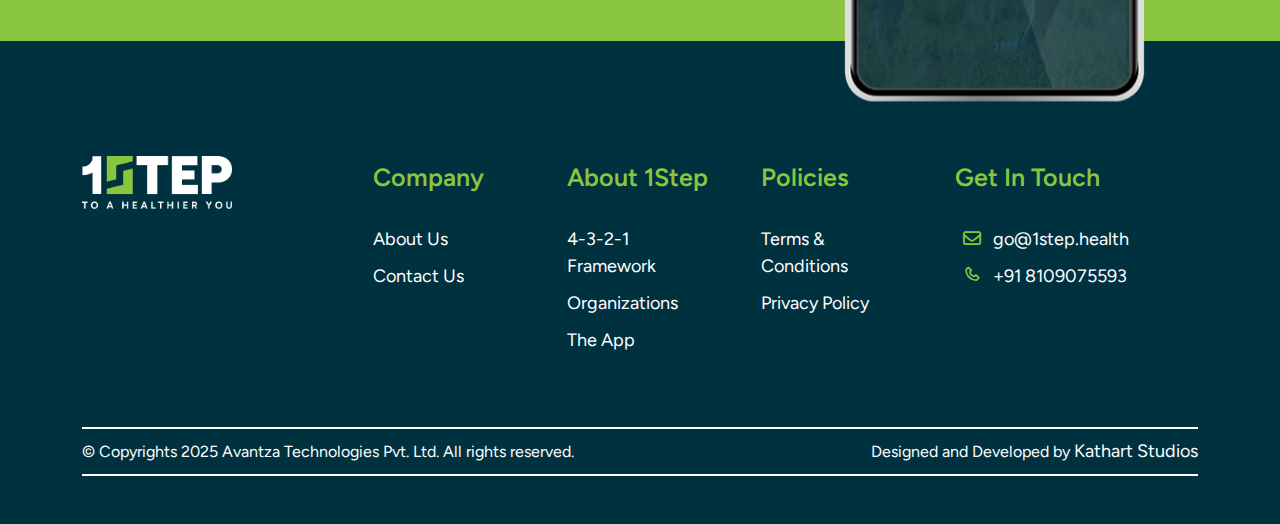
<file: 1Step-App.html>
<!DOCTYPE html>
<html lang="en">

<head>
  <meta charset="UTF-8">
  <meta name="viewport" content="width=device-width, initial-scale=1.0">
  <meta http-equiv="X-UA-Compatible" content="ie=edge">
  <title>1Step</title>


  <!--Icons-->
  <link rel="apple-touch-icon" sizes="180x180" href="assets/img/favicon.png">
  <link rel="apple-touch-icon-precomposed" sizes="180x180" href="assets/img/favicon.png">
  <link rel="icon" type="image/png" sizes="32x32" href="assets/img/favicon.png">
  <link rel="icon" type="image/png" sizes="192x192" href="assets/img/favicon.png">
  <link rel="icon" type="image/png" sizes="16x16" href="assets/img/favicon.png">

  <link rel="mask-icon" href="assets/img/favicon.png">
  <meta name="msapplication-TileColor" content="#ffffff">
  <meta name="msapplication-TileImage" content="assets/img/favicon.png">
  <meta name="theme-color" content="#ffffff">

  <link rel="icon" type="image/x-icon" href="assets/img/favicon.png">

  <!-- CSS References -->
  <link rel="stylesheet" href="assets/css/bootstrap.min.css" />
  <link rel="stylesheet" href="assets/plugins/carousel/owl.carousel.min.css" />
  <link rel="stylesheet" href="assets/plugins/scroll_animation/scroll-animation.css" />
  <link rel="stylesheet" href="assets/css/common.css" />
  <link rel="stylesheet" href="assets/css/header.css" />
  <link rel="stylesheet" href="assets/css/footer.css" />
  <link rel="stylesheet" href="assets/css/step-app.css" />

  <!--Font Reference-->
  <link rel="preconnect" href="https://fonts.googleapis.com">
  <link rel="preconnect" href="https://fonts.gstatic.com" crossorigin>
  <link href="https://fonts.googleapis.com/css2?family=Figtree:ital,wght@0,300..900;1,300..900&display=swap"
    rel="stylesheet">

  <!-- JS References -->
  <script src="assets/js/jquery.js "></script>

  <!-- Icons References -->
  <link href='https://unpkg.com/boxicons@2.1.2/css/boxicons.min.css' rel='stylesheet'>
  <link rel="stylesheet" href="https://cdnjs.cloudflare.com/ajax/libs/font-awesome/6.7.2/css/all.min.css"
    integrity="sha512-Evv84Mr4kqVGRNSgIGL/F/aIDqQb7xQ2vcrdIwxfjThSH8CSR7PBEakCr51Ck+w+/U6swU2Im1vVX0SVk9ABhg=="
    crossorigin="anonymous" referrerpolicy="no-referrer" />

</head>

<body>

  <!--Header Section Starts-->
  <div include="header.html"></div>
  <!--Header Section Ends-->

  <section id="stepHero" class="page-section position-relative">
    <div class="container position-relative">
      <div class="row flex align-items-center justify-content-start position-relative">
        <div class="col-md-7 flex align-items-center justify-content-center position-relative px-md-4 px-sm-0">
          <h1 data-aos="fade-down" data-aos-delay="400">Download the app</h1>
          <h4 class="text-white mt-3" data-aos="fade-down" data-aos-delay="500">& start your health improvement journey
            today!</h4>

          <div class=" btn-holder d-flex align-items-center gap-5 mt-5" data-aos="fade-down" data-aos-delay="600">
            <a href="#">
              <div class="apple">
                <div class="inner-ele d-flex justify-content-center align-items-center gap-2">
                  <div class="icon apple-icon">
                  </div>
                  <div class="det">
                    <p class="m-0">Download on the</p>
                    <h4>App Store</h4>

                  </div>
                </div>
              </div>
            </a>
            <a href="#">
              <div class="play">
                <div class="inner-ele d-flex justify-content-center align-items-center gap-2">
                  <div class="icon">
                    <img src="assets/img/Playstore.svg" alt="apple icon">
                  </div>
                  <div class="det">
                    <p class="m-0">GET IT ON</p>
                    <h4>Google Play</h4>
                  </div>
                </div>
              </div>
            </a>
          </div>

        </div>
        <div class="col-md-5">
          <img src="assets/img/1StepApp/iphone-16-pro-mockup-v1-front-view 1.png" alt="hero img" width="80%">
        </div>
      </div>
    </div>

  </section>

  <section id="inspired">
    <div class="container">
      <h2 class="text-center" data-aos="fade-down" data-aos-delay="400">Learn and <span>get inspired!</span></h2>
    </div>
    <div class="owl-carousel mt-5" id="green-slide">
      <div class="item">
        <div class="row g-0 col-inv">
          <div class="col-md-6 first-slide d-flex justify-content-center flex-column align-items-center">
            <div class="col-md-8">
              <h4 class="text-secondary" data-aos="fade-down" data-aos-delay="400">Daily 5-Minute Reads</h4>
              <p class="mt-3 text-secondary" data-aos="fade-down" data-aos-delay="500">Get insightful & actionable info
                by investing only 5 minutes a day! Read
                during
                breaks or
                commutes. Invest in yourself, one short read at a time!</p>
            </div>
          </div>
          <div class="col-md-6">
            <img src="assets/img/1StepApp/daily-reads.png" alt="Daily readings" width="100%">
          </div>
        </div>
      </div>
      <div class="item">
        <div class="row g-0 col-inv">
          <div class="col-md-6 first-slide d-flex justify-content-center flex-column align-items-center">
            <div class="col-md-8">
              <h4 class="text-secondary">Daily 5-Minute Reads</h4>
              <p class="mt-3 text-secondary">Get insightful & actionable info by investing only 5 minutes a day! Read
                during
                breaks or
                commutes. Invest in yourself, one short read at a time!</p>
            </div>
          </div>
          <div class="col-md-6">
            <img src="assets/img/1StepApp/daily-reads.png" alt="Daily readings" width="100%">
          </div>
        </div>
      </div>
    </div>

    <div class="healthyhabits page-section">

      <div class="container scroll-container">
        <h2 class="text-center text mb-5" data-aos="fade-down" data-aos-delay="400">Start Building <span>Healthy
            Habits</span></h2>

        <div class="row position-relative col-inv startBuilding" data-aos="fade-down" data-aos-delay="400">
          <div class="col-md-6">
            <h4 class="text-secondary mt-3">Build the Foundation</h4>
            <div class="d-flex justify-content-between align-items-center arrow-grp">
              <div class="arrow-img">
                <img src="assets/img/1StepApp/triple-right-arrow.png" alt="tripple arrow" width="100%">
              </div>
              <div class="arrow-content">
                <ul>
                  <li>Breathing</li>
                  <li>Grounding</li>
                  <li>Hydration</li>
                  <li>Sunlight Exposure</li>
                </ul>
              </div>
            </div>
          </div>
          <div class="col-md-6">
            <div class="slider-img">
              <img src="assets/img/1StepApp/build foundation.png" alt="slider img">
            </div>

          </div>
        </div>

        <div class="row position-relative col-inv startBuilding" data-aos="fade-down" data-aos-delay="400">
          <div class="col-md-6">
            <h4 class="text-secondary mt-3">Strengthen the Body</h4>
            <div class="d-flex justify-content-between align-items-center arrow-grp">
              <div class="arrow-img">
                <img src="assets/img/1StepApp/triple-right-arrow.png" alt="tripple arrow" width="100%">
              </div>
              <div class="arrow-content">
                <ul>
                  <li>Exercise Snacks</li>
                  <li>Health Hacks</li>
                  <li>Intermittent Fasting</li>
                  <li>Junk Food / Sugar Fast</li>
                </ul>
              </div>
            </div>
          </div>
          <div class="col-md-6">
            <div class="slider-img">
              <img src="assets/img/1StepApp/strengthen body.png" alt="slider img">
            </div>

          </div>
        </div>


        <div class="row position-relative col-inv startBuilding" data-aos="fade-down" data-aos-delay="400">
          <div class="col-md-6">
            <h4 class="text-secondary mt-3">Strengthen the Mind</h4>
            <div class="d-flex justify-content-between align-items-center arrow-grp">
              <div class="arrow-img">
                <img src="assets/img/1StepApp/triple-right-arrow.png" alt="tripple arrow" width="100%">
              </div>
              <div class="arrow-content">
                <ul>
                  <li>Chanting</li>
                  <li>Journaling</li>
                  <li>Meditation</li>

                </ul>
              </div>
            </div>
          </div>
          <div class="col-md-6">
            <div class="slider-img">
              <img src="assets/img/1StepApp/strengthen mind.png" alt="slider img">
            </div>

          </div>
        </div>


      </div>

    </div>


    <!--Tabs Section Starts-->
    <section id="perfect" class="">
      <div class="container d-flex justify-content-center flex-column align-items-center">
        <h2 class="text-center col-md-9" data-aos="fade-down" data-aos-delay="400">Or <span>get started in
            minutes</span> with one of our readymade activity
          plans!</h2>

        <div class="tabs-section mt-5">

          <div class="row d-flex justify-content-center p-0 m-0">

            <div class="col-md-4" data-aos="fade-right" data-aos-delay="500">
              <div class="tab left-tab">
                <button class="tablinks" onclick="openPoints(event, 'tab1')" id="defaultOpen">
                  <div class="row d-flex justify-content-stretch align-items-center g-0">

                    <div class="col-8">
                      <h5>Spark (20 min/day)</h5>
                    </div>
                    <div class="col-4">
                      <img src="assets/img/1StepApp/spark.svg" alt="img">
                    </div>

                  </div>
                </button>

                <button class="tablinks" onclick="openPoints(event, 'tab2')">
                  <div class="row d-flex justify-content-stretch align-items-center g-0">

                    <div class="col-8">
                      <h5>Blaze (60 min/day)</h5>
                    </div>
                    <div class="col-4">
                      <img src="assets/img/1StepApp/blaze.svg" alt="img">
                    </div>

                  </div>
                </button>

                <button class="tablinks" onclick="openPoints(event, 'tab3')">
                  <div class="row d-flex justify-content-stretch align-items-center g-0">

                    <div class="col-8">
                      <h5>De-Stress Program</h5>
                    </div>
                    <div class="col-4">
                      <img src="assets/img/1StepApp/destress.svg" alt="img">
                    </div>

                  </div>
                </button>

                <button class="tablinks" onclick="openPoints(event, 'tab4')">
                  <div class="row d-flex justify-content-stretch align-items-center g-0">

                    <div class="col-8">
                      <h5>I-Love-Yoga Program</h5>
                    </div>
                    <div class="col-4">
                      <img src="assets/img/1StepApp/yoga.svg" alt="img">
                    </div>

                  </div>
                </button>
                <button class="tablinks" onclick="openPoints(event, 'tab5')">
                  <div class="row d-flex justify-content-stretch align-items-center g-0">

                    <div class="col-8">
                      <h5>Senior Citizens Program</h5>
                    </div>
                    <div class="col-4">
                      <img src="assets/img/1StepApp/senior-citizen.svg" alt="img">
                    </div>

                  </div>
                </button>
              </div>
            </div>

            <div class="col-md-4 d-flex justify-content-center align-items-stretch p-0 m-0" id="tabscreen">
              <div id="tab1" class="tabcontent">
                <h5>Spark (20 min/day)</h5>
                <p class="mt-4">Lorem Ipsum is simply dummy text of the printing and typesetting industry. Lorem Ipsum
                  has been the industry's standard dummy text ever since the 1500s, when an unknown printer took a
                  galley of type and scrambled it to make a type specimen book.</p>
              </div>
              <div id="tab2" class="tabcontent">
                <h5>Spark (20 min/day)</h5>
                <p class="mt-4">Lorem Ipsum is simply dummy text of the printing and typesetting industry. Lorem Ipsum
                  has been the industry's standard dummy text ever since the 1500s, when an unknown printer took a
                  galley of type and scrambled it to make a type specimen book.</p>
              </div>
              <div id="tab3" class="tabcontent">
                <h5>Spark (20 min/day)</h5>
                <p class="mt-4">Lorem Ipsum is simply dummy text of the printing and typesetting industry. Lorem Ipsum
                  has been the industry's standard dummy text ever since the 1500s, when an unknown printer took a
                  galley of type and scrambled it to make a type specimen book.</p>
              </div>
              <div id="tab4" class="tabcontent">
                <h5>Spark (20 min/day)</h5>
                <p class="mt-4">Lorem Ipsum is simply dummy text of the printing and typesetting industry. Lorem Ipsum
                  has been the industry's standard dummy text ever since the 1500s, when an unknown printer took a
                  galley of type and scrambled it to make a type specimen book.</p>
              </div>
              <div id="tab5" class="tabcontent">
                <h5>Spark (20 min/day)</h5>
                <p class="mt-4">Lorem Ipsum is simply dummy text of the printing and typesetting industry. Lorem Ipsum
                  has been the industry's standard dummy text ever since the 1500s, when an unknown printer took a
                  galley of type and scrambled it to make a type specimen book.</p>
              </div>
              <div id="tab6" class="tabcontent">
                <h5>Spark (20 min/day)</h5>
                <p class="mt-4">Lorem Ipsum is simply dummy text of the printing and typesetting industry. Lorem Ipsum
                  has been the industry's standard dummy text ever since the 1500s, when an unknown printer took a
                  galley of type and scrambled it to make a type specimen book.</p>
              </div>
              <div id="tab7" class="tabcontent">
                <h5>Spark (20 min/day)</h5>
                <p class="mt-4">Lorem Ipsum is simply dummy text of the printing and typesetting industry. Lorem Ipsum
                  has been the industry's standard dummy text ever since the 1500s, when an unknown printer took a
                  galley of type and scrambled it to make a type specimen book.</p>
              </div>
              <div id="tab8" class="tabcontent">
                <h5>Spark (20 min/day)</h5>
                <p class="mt-4">Lorem Ipsum is simply dummy text of the printing and typesetting industry. Lorem Ipsum
                  has been the industry's standard dummy text ever since the 1500s, when an unknown printer took a
                  galley of type and scrambled it to make a type specimen book.</p>
              </div>
              <div id="tab9" class="tabcontent">
                <h5>Spark (20 min/day)</h5>
                <p class="mt-4">Lorem Ipsum is simply dummy text of the printing and typesetting industry. Lorem Ipsum
                  has been the industry's standard dummy text ever since the 1500s, when an unknown printer took a
                  galley of type and scrambled it to make a type specimen book.</p>
              </div>
              <div id="tab10" class="tabcontent">
                <h5>Spark (20 min/day)</h5>
                <p class="mt-4">Lorem Ipsum is simply dummy text of the printing and typesetting industry. Lorem Ipsum
                  has been the industry's standard dummy text ever since the 1500s, when an unknown printer took a
                  galley of type and scrambled it to make a type specimen book.</p>
              </div>
            </div>

            <div class="col-md-4" data-aos="fade-left" data-aos-delay="600">
              <div class="tab right-tab">
                <button class="tablinks" onclick="openPoints(event, 'tab6')">
                  <div class="row d-flex justify-content-stretch align-items-center g-0">

                    <div class="col-8">
                      <h5>Ignite (40 min/day)</h5>
                    </div>
                    <div class="col-4">
                      <img src="assets/img/1StepApp/ignite.svg" alt="img">
                    </div>

                  </div>
                </button>

                <button class="tablinks" onclick="openPoints(event, 'tab7')">
                  <div class="row d-flex justify-content-stretch align-items-center g-0">

                    <div class="col-8">
                      <h5>Weight Loss Program</h5>
                    </div>
                    <div class="col-4">
                      <img src="assets/img/1StepApp/weight-loss.svg" alt="img">
                    </div>

                  </div>
                </button>

                <button class="tablinks" onclick="openPoints(event, 'tab8')">
                  <div class="row d-flex justify-content-stretch align-items-center g-0">

                    <div class="col-8">
                      <h5>10K Steps Program</h5>
                    </div>
                    <div class="col-4">
                      <img src="assets/img/1StepApp/steps.svg" alt="img">
                    </div>

                  </div>
                </button>

                <button class="tablinks" onclick="openPoints(event, 'tab9')">
                  <div class="row d-flex justify-content-stretch align-items-center g-0">

                    <div class="col-8">
                      <h5>I-Love-Pilates Program</h5>
                    </div>
                    <div class="col-4">
                      <img src="assets/img/1StepApp/pilates.svg" alt="img">
                    </div>

                  </div>
                </button>
                <button class="tablinks" onclick="openPoints(event, 'tab10')">
                  <div class="row d-flex justify-content-stretch align-items-center g-0">

                    <div class="col-8">
                      <h5>Prashant's Program</h5>
                    </div>
                    <div class="col-4">
                      <img src="assets/img/1StepApp/prashant's program.svg" alt="img">
                    </div>

                  </div>
                </button>

              </div>
            </div>

          </div>




        </div>
      </div>
    </section>
    <!--Tabs Section Ends-->
    <!--Tabs Section Starts-->
    <section id="perfect-mobile" class="page-section" data-aos="fade-up" data-aos-delay="400">
      <div class="container">

        <h2 class="text-center col-md-9" data-aos="fade-down" data-aos-delay="400">Or <span>get started in
            minutes</span> with one of our readymade activity
          plans!</h2>

        <div class="tabs-section mt-5" 4>

          <div class="row d-flex justify-content-center">

            <div class="col-md-12">
              <div class="tab left-tab">


                <button class="tablinks" onclick="openPointsMobile(event, 'tab11')" id="defaultOpenMobile">
                  <div class="row d-inline-flex justify-content-stretch align-items-center g-0">

                    <div class="col-8">
                      <h5>Spark (20 min/day)</h5>
                    </div>
                    <div class="col-4">
                      <img src="assets/img/1StepApp/spark.svg" alt="img">
                    </div>

                  </div>
                </button>
                <div id="tab11" class="tabContentMobile">
                  <h5>Spark (20 min/day)</h5>
                  <p class="mt-4">Lorem Ipsum is simply dummy text of the printing and typesetting industry. Lorem Ipsum
                    has been the industry's standard dummy text ever since the 1500s, when an unknown printer took a
                    galley of type and scrambled it to make a type specimen book.</p>
                </div>

                <button class="tablinks" onclick="openPointsMobile(event, 'tab12')">
                  <div class="row d-inline-flex justify-content-stretch align-items-center g-0">

                    <div class="col-8">
                      <h5>Blaze (60 min/day)</h5>
                    </div>
                    <div class="col-4">
                      <img src="assets/img/1StepApp/blaze.svg" alt="img">
                    </div>

                  </div>
                </button>
                <div id="tab12" class="tabContentMobile">
                  <h5>Spark (20 min/day)</h5>
                  <p class="mt-4">Lorem Ipsum is simply dummy text of the printing and typesetting industry. Lorem Ipsum
                    has been the industry's standard dummy text ever since the 1500s, when an unknown printer took a
                    galley of type and scrambled it to make a type specimen book.</p>
                </div>
                <button class="tablinks" onclick="openPointsMobile(event, 'tab13')">
                  <div class="row d-inline-flex justify-content-stretch align-items-center g-0">

                    <div class="col-8">
                      <h5>De-Stress Program</h5>
                    </div>
                    <div class="col-4">
                      <img src="assets/img/1StepApp/destress.svg" alt="img">
                    </div>

                  </div>
                </button>
                <div id="tab13" class="tabContentMobile">
                  <h5>Spark (20 min/day)</h5>
                  <p class="mt-4">Lorem Ipsum is simply dummy text of the printing and typesetting industry. Lorem Ipsum
                    has been the industry's standard dummy text ever since the 1500s, when an unknown printer took a
                    galley of type and scrambled it to make a type specimen book.</p>
                </div>

                <button class="tablinks" onclick="openPointsMobile(event, 'tab14')">
                  <div class="row d-inline-flex justify-content-stretch align-items-center g-0">

                    <div class="col-8">
                      <h5>I-Love-Yoga Program</h5>
                    </div>
                    <div class="col-4">
                      <img src="assets/img/1StepApp/yoga.svg" alt="img">
                    </div>

                  </div>
                </button>
                <div id="tab14" class="tabContentMobile">
                  <h5>Spark (20 min/day)</h5>
                  <p class="mt-4">Lorem Ipsum is simply dummy text of the printing and typesetting industry. Lorem Ipsum
                    has been the industry's standard dummy text ever since the 1500s, when an unknown printer took a
                    galley of type and scrambled it to make a type specimen book.</p>
                </div>

                <button class="tablinks" onclick="openPointsMobile(event, 'tab15')">
                  <div class="row d-inline-flex justify-content-stretch align-items-center g-0">

                    <div class="col-8">
                      <h5>Senior Citizens Program</h5>
                    </div>
                    <div class="col-4">
                      <img src="assets/img/1StepApp/senior-citizen.svg" alt="img">
                    </div>

                  </div>
                </button>
                <div id="tab15" class="tabContentMobile">
                  <h5>Spark (20 min/day)</h5>
                  <p class="mt-4">Lorem Ipsum is simply dummy text of the printing and typesetting industry. Lorem Ipsum
                    has been the industry's standard dummy text ever since the 1500s, when an unknown printer took a
                    galley of type and scrambled it to make a type specimen book.</p>
                </div>

                <button class="tablinks" onclick="openPointsMobile(event, 'tab16')">
                  <div class="row d-inline-flex justify-content-stretch align-items-center g-0">

                    <div class="col-8">
                      <h5>Ignite (40 min/day)</h5>
                    </div>
                    <div class="col-4">
                      <img src="assets/img/1StepApp/ignite.svg" alt="img">
                    </div>

                  </div>
                </button>

                <div id="tab16" class="tabContentMobile">
                  <h5>Spark (20 min/day)</h5>
                  <p class="mt-4">Lorem Ipsum is simply dummy text of the printing and typesetting industry. Lorem Ipsum
                    has been the industry's standard dummy text ever since the 1500s, when an unknown printer took a
                    galley of type and scrambled it to make a type specimen book.</p>
                </div>

                <button class="tablinks" onclick="openPointsMobile(event, 'tab17')">
                  <div class="row d-inline-flex justify-content-stretch align-items-center g-0">

                    <div class="col-8">
                      <h5>Weight Loss Program</h5>
                    </div>
                    <div class="col-4">
                      <img src="assets/img/1StepApp/weight-loss.svg" alt="img">
                    </div>

                  </div>
                </button>

                <div id="tab17" class="tabContentMobile">
                  <h5>Spark (20 min/day)</h5>
                  <p class="mt-4">Lorem Ipsum is simply dummy text of the printing and typesetting industry. Lorem Ipsum
                    has been the industry's standard dummy text ever since the 1500s, when an unknown printer took a
                    galley of type and scrambled it to make a type specimen book.</p>
                </div>


                <button class="tablinks" onclick="openPointsMobile(event, 'tab18')">
                  <div class="row d-inline-flex justify-content-stretch align-items-center g-0">

                    <div class="col-8">
                      <h5>10K Steps Program</h5>
                    </div>
                    <div class="col-4">
                      <img src="assets/img/1StepApp/steps.svg" alt="img">
                    </div>

                  </div>
                </button>

                <div id="tab18" class="tabContentMobile">
                  <h5>Spark (20 min/day)</h5>
                  <p class="mt-4">Lorem Ipsum is simply dummy text of the printing and typesetting industry. Lorem Ipsum
                    has been the industry's standard dummy text ever since the 1500s, when an unknown printer took a
                    galley of type and scrambled it to make a type specimen book.</p>
                </div>

                <button class="tablinks" onclick="openPointsMobile(event, 'tab19')">
                  <div class="row d-inline-flex justify-content-stretch align-items-center g-0">

                    <div class="col-8">
                      <h5>I-Love-Pilates Program</h5>
                    </div>
                    <div class="col-4">
                      <img src="assets/img/1StepApp/pilates.svg" alt="img">
                    </div>

                  </div>
                </button>
                <div id="tab19" class="tabContentMobile">
                  <h5>Spark (20 min/day)</h5>
                  <p class="mt-4">Lorem Ipsum is simply dummy text of the printing and typesetting industry. Lorem Ipsum
                    has been the industry's standard dummy text ever since the 1500s, when an unknown printer took a
                    galley of type and scrambled it to make a type specimen book.</p>
                </div>

                <button class="tablinks" onclick="openPointsMobile(event, 'tab20')">
                  <div class="row d-inline-flex justify-content-stretch align-items-center g-0">

                    <div class="col-8">
                      <h5>Prashant's Program</h5>
                    </div>
                    <div class="col-4">
                      <img src="assets/img/1StepApp/prashant's program.svg" alt="img">
                    </div>

                  </div>
                </button>
                <div id="tab20" class="tabContentMobile">
                  <h5>Spark (20 min/day)</h5>
                  <p class="mt-4">Lorem Ipsum is simply dummy text of the printing and typesetting industry. Lorem Ipsum
                    has been the industry's standard dummy text ever since the 1500s, when an unknown printer took a
                    galley of type and scrambled it to make a type specimen book.</p>
                </div>

              </div>
            </div>
          </div>
        </div>
      </div>
    </section>
    <!--Tabs Section Ends-->



    <div class="test-track page-section">
      <div class="container">
        <div class="row position-relative col-inv gap-5">
          <div class="col-md-5">
            <h2 class="" data-aos="fade-down" data-aos-delay="400"><span>Test & track regularly</span></h2>
            <p class="mt-3 text-white" data-aos="fade-down" data-aos-delay="500">What gets measured gets managed. Test &
              track regularly, to ensure you are going
              in the right direction! Adapt & improve as you go. Biomarkers that you track using 1Step:</p>
            <div class="test-points mt-5" data-aos="fade-down" data-aos-delay="600">
              <ul>
                <li>Blood Glucose</li>
                <li>Blood Pressure & Heart Rate</li>
                <li>Body Measurements</li>
                <li>Step Count</li>
                <li>Weight</li>
              </ul>
            </div>
          </div>
          <div class="col-md-7">
            <div class="test-img">
              <img src="assets/img/1StepApp/test and track.png" alt="Test and track" width="100%">
            </div>
          </div>
        </div>


      </div>

    </div>
    <div class="stay-course">
      <div class="container">
        <div class="row position-relative">
          <div class="col-md-6">
            <div class="stay-course-img">
              <img src="assets/img/1StepApp/stay the course.png" alt="stay the course" width="100%">
            </div>
          </div>
          <div class="col-md-6">
            <div class="stay-content">
              <h2 class="" data-aos="fade-down" data-aos-delay="400"><span>Stay the course!</span></h2>
              <p class="mt-4" data-aos="fade-down" data-aos-delay="500">Remember, it’s not about perfection. It’s about
                persistence. And 1Step gives you Vitamin
                P2!
              </p>
              <div class="stay-points mt-5" data-aos="fade-down" data-aos-delay="600">
                <ul>
                  <li><b>'Timely Notifications'</b> so that you don't have to remember what to do when</li>
                  <li><b>'Info Nuggets'</b> to highlight the benefits of the activities.</li>
                  <li><b>'Weekly & Total Scores'</b> to know how well you are doing the activities (or not)</li>
                  <li><b>'Accountability Partner'</b> to hold you accountable and give motivation & support</li>
                </ul>
              </div>
            </div>

          </div>
        </div>
      </div>
    </div>

    <div class="testimonials">
      <div class="container d-flex flex-column justify-content-center align-items-center">
        <div class="owl-carousel" id="testi">
          <div class="item">
            <h2 class="text-center" data-aos="fade-down" data-aos-delay="400"><span>Testimonials</span></h2>
            <div class="quote text-center mt-3 d-flex justify-content-center">
              <img src="assets/img/1StepApp/“.png" alt="quote-img" style="width: 2% !important;" data-aos="fade-down"
                data-aos-delay="400">
            </div>
            <p class="mt-3 text-white text-center" data-aos="fade-down" data-aos-delay="500">Lorem Ipsum is simply dummy
              text of the printing and typesetting
              industry. Lorem
              Ipsum has
              been the industry's standard dummy text ever since the 1500s, when an unknown printer took a galley of
              type
              and scrambled it to make a type specimen book.</p>
            <div class="mt-5 quote-author d-flex justify-content-center align-items-center gap-4" data-aos="fade-down"
              data-aos-delay="600">
              <div>
                <img src="assets/img/1StepApp/quote-author.png" alt="quote author img">
              </div>
              <div>
                <p class="author-name m-0">Lorem Ipsum</p>
                <p class="author-designation m-0 text-white">Lorem Ipsum</p>
              </div>

            </div>
          </div>
          <div class="item">
            <h2 class="text-center"><span>Testimonials</span></h2>
            <div class="quote text-center mt-3 d-flex justify-content-center">
              <img src="assets/img/1StepApp/“.png" alt="quote-img" style="width: 2% !important;">
            </div>
            <p class="mt-3 text-white text-center">Lorem Ipsum is simply dummy text of the printing and typesetting
              industry. Lorem
              Ipsum has
              been the industry's standard dummy text ever since the 1500s, when an unknown printer took a galley of
              type
              and scrambled it to make a type specimen book.</p>
            <div class="mt-5 quote-author d-flex justify-content-center align-items-center gap-4">
              <div>
                <img src="assets/img/1StepApp/quote-author.png" alt="quote author img">
              </div>
              <div>
                <p class="author-name m-0">Lorem Ipsum</p>
                <p class="author-designation m-0 text-white">Lorem Ipsum</p>
              </div>

            </div>
          </div>

        </div>

      </div>
    </div>

  </section>





  <section id="cta" class="page-section d-flex flex-column justify-content-center align-items-center">
    <div class="container d-flex justify-content-center align-items-center">
      <div class="row g-5 position-relative d-flex justify-content-center align-items-center">
        <div class="col-md-7">
          <h1 class="text-secondary" data-aos="fade-down" data-aos-delay="400">Take the first step to a healthier you!
          </h1>
          <p class="mt-3 text-secondary" data-aos="fade-down" data-aos-delay="500">Build healthy habits, one step at a
            time. Download the 1Step app now and start
            your journey
            today!
          </p>
          <div class=" btn-holder d-flex align-items-center gap-5" data-aos="fade-down" data-aos-delay="600">
            <a href="#">
              <div class="apple">
                <div class="inner-ele d-flex justify-content-center align-items-center gap-2">
                  <div class="icon apple-icon">
                  </div>
                  <div class="det">
                    <p class="m-0">Download on the</p>
                    <h4>App Store</h4>

                  </div>
                </div>
              </div>
            </a>
            <a href="#">
              <div class="play">
                <div class="inner-ele d-flex justify-content-center align-items-center gap-2">
                  <div class="icon">
                    <img src="assets/img/Playstore.svg" alt="apple icon">
                  </div>
                  <div class="det">
                    <p class="m-0">GET IT ON</p>
                    <h4>Google Play</h4>
                  </div>
                </div>
              </div>
            </a>
          </div>
        </div>
        <div class="col-md-5">
          <div class="cta-img">
            <img src="assets/img/cta-img.png" alt="Call to action image">
          </div>

        </div>
      </div>
    </div>
  </section>

  <!--footer Section Starts-->
  <div include="footer.html"></div>
  <!--footer Section Ends-->

  <script src="assets/js/bootstrap.min.js "></script>
  <script src=" assets/plugins/carousel/owl.carousel.min.js"></script>
  <script src="assets/plugins/scroll_animation/scroll-animation.js"></script>
  <script src="assets/js/common.js"></script>
  <script src="assets/js/header.js"></script>
  <script src="assets/js/home.js"></script>
  <script src="assets/js/tabs.js"></script>
</body>
<script>
  window.onload = function () {
    $(".home").removeClass("active");
    $(".stepapp").addClass("active");
  }
</script>

</html>
</file>
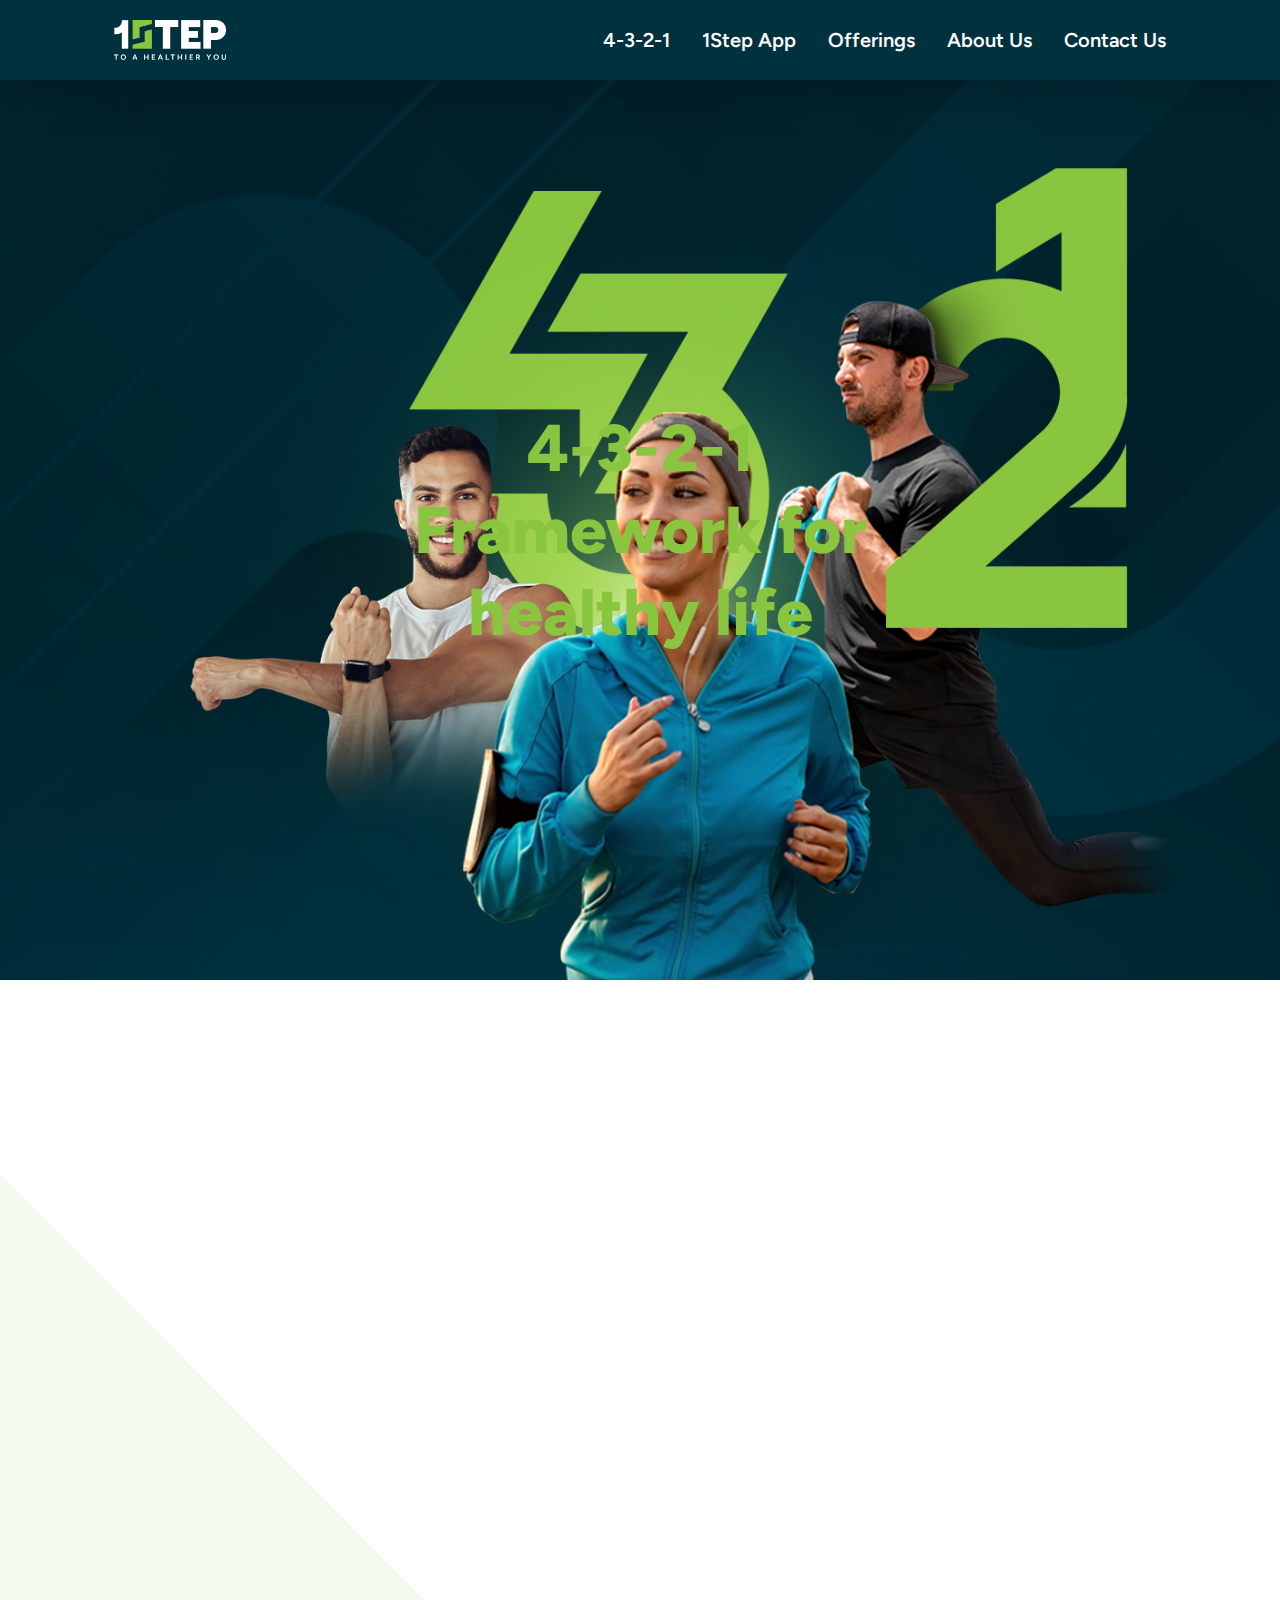
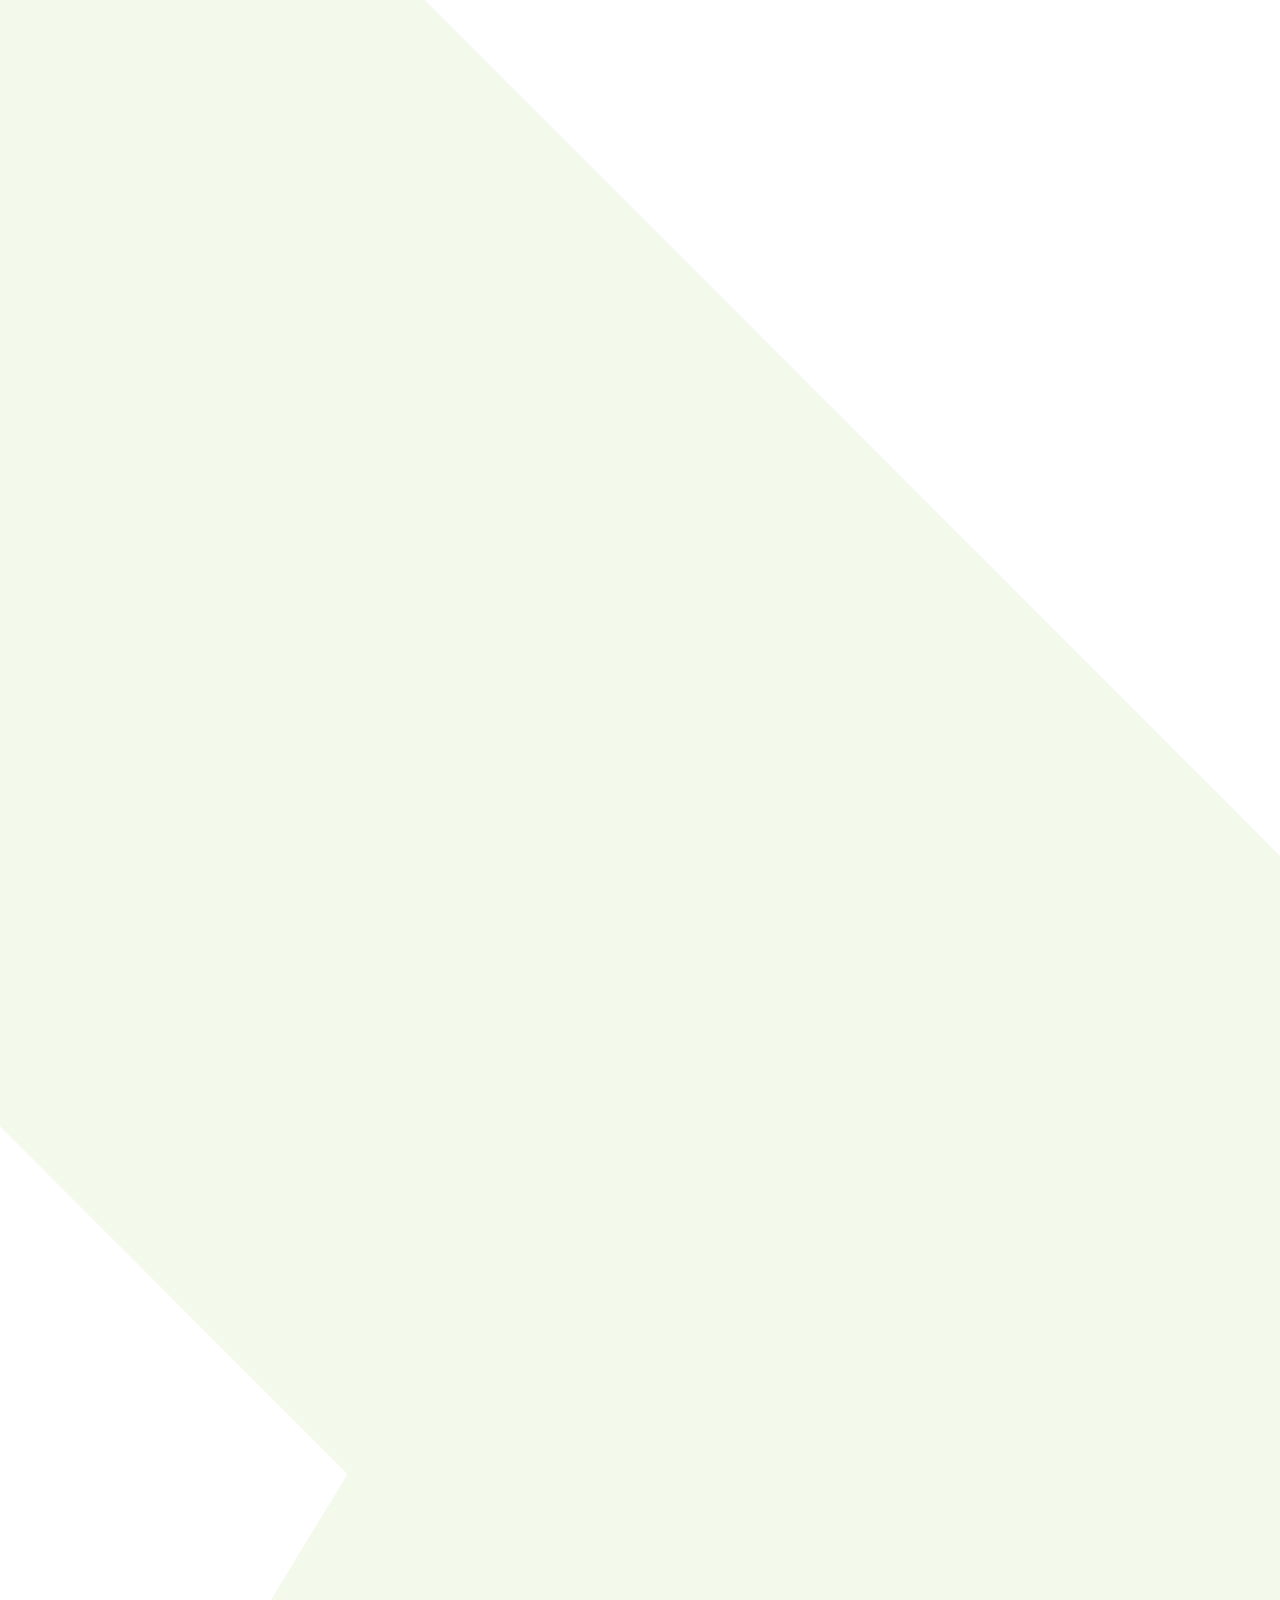
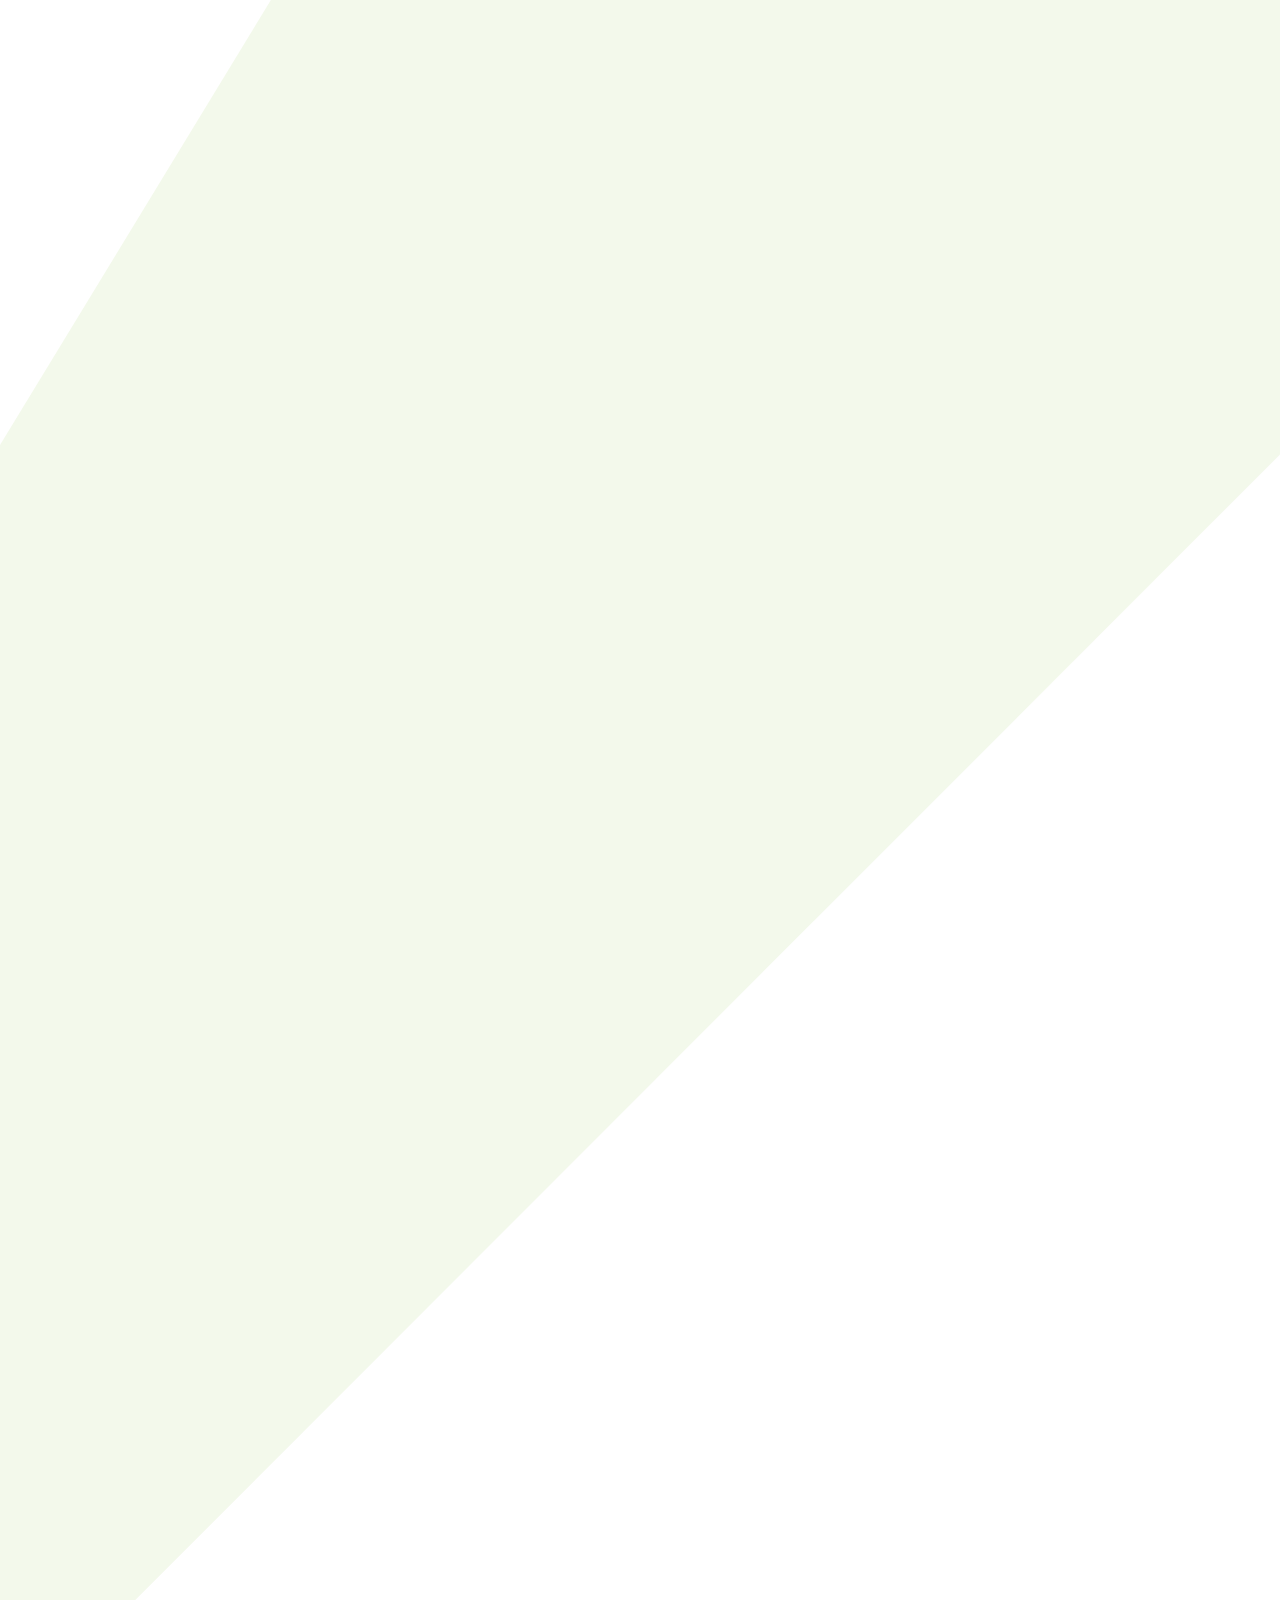
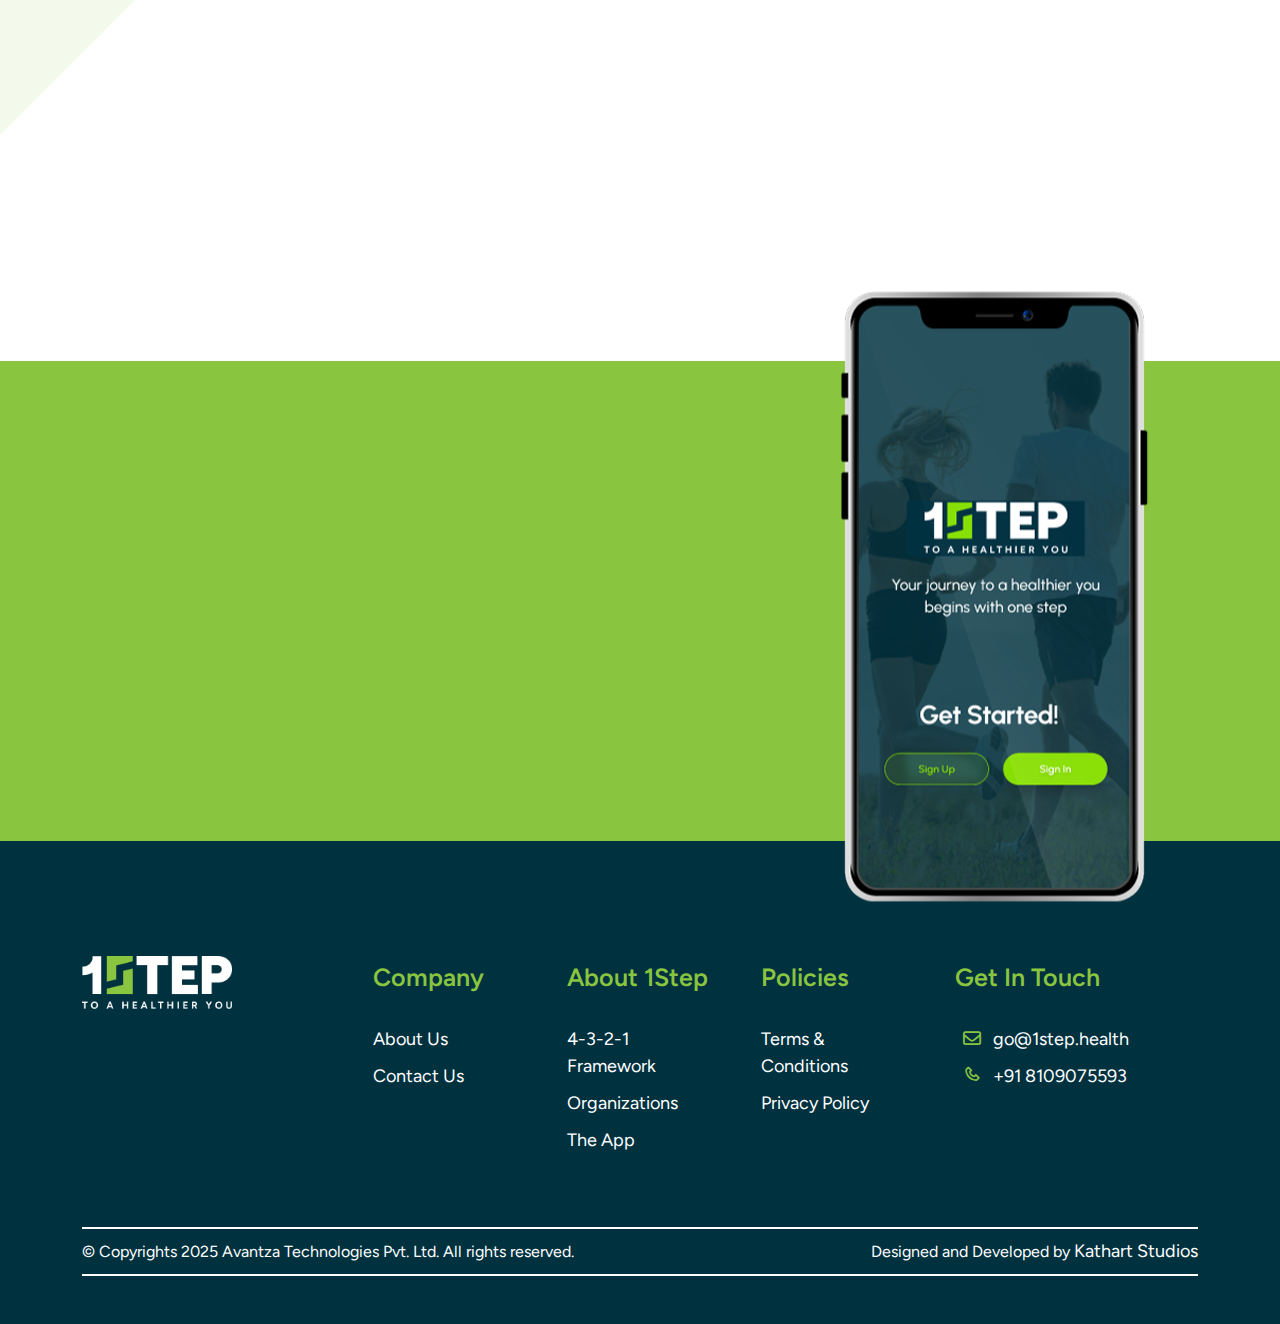
<file: 4-3-2-1-framework.html>
<!DOCTYPE html>
<html lang="en">

<head>
  <meta charset="UTF-8">
  <meta name="viewport" content="width=device-width, initial-scale=1.0">
  <title>1Step</title>

  <!-- CSS References -->
  <link rel="stylesheet" href="assets/css/bootstrap.min.css" />
  <link rel="stylesheet" href="assets/plugins/carousel/owl.carousel.min.css" />
  <link rel="stylesheet" href="assets/plugins/scroll_animation/scroll-animation.css" />
  <link rel="stylesheet" href="assets/css/common.css" />
  <link rel="stylesheet" href="assets/css/header.css" />
  <link rel="stylesheet" href="assets/css/footer.css" />
  <link rel="stylesheet" href="assets/css/framework.css" />

  <!--Font Reference-->
  <link rel="preconnect" href="https://fonts.googleapis.com">
  <link rel="preconnect" href="https://fonts.gstatic.com" crossorigin>
  <link href="https://fonts.googleapis.com/css2?family=Figtree:ital,wght@0,300..900;1,300..900&display=swap"
    rel="stylesheet">

  <!-- JS References -->
  <script src="assets/js/jquery.js "></script>

  <!-- Icons References -->
  <link href='https://unpkg.com/boxicons@2.1.2/css/boxicons.min.css' rel='stylesheet'>
  <link rel="stylesheet" href="https://cdnjs.cloudflare.com/ajax/libs/font-awesome/6.7.2/css/all.min.css"
    integrity="sha512-Evv84Mr4kqVGRNSgIGL/F/aIDqQb7xQ2vcrdIwxfjThSH8CSR7PBEakCr51Ck+w+/U6swU2Im1vVX0SVk9ABhg=="
    crossorigin="anonymous" referrerpolicy="no-referrer" />
</head>

<body>

  <!--Header Section Starts-->
  <div include="header.html"></div>
  <!--Header Section Ends-->

  <section id="hero-framework" class="page-section position-relative">
    <div class="container">
      <div class="row flex align-items-center justify-content-center">
        <div class="col-md-6 flex align-items-center justify-content-center">
          <h1 class="text-center" data-aos="fade-down" data-aos-delay="400">4-3-2-1 Framework for healthy life</h1>


        </div>

      </div>
    </div>
  </section>

  <section id="factors" class="page-section">
    <div class="container">


      <div class="row g-5 position-relative my-5" data-aos="fade-down" data-aos-delay="400">
        <div class="col-md-5 d-flex justify-content-center align-items-center">
          <div class="factor-content">
            <h2>4 Factors That Lead to <span>Lifestyle Diseases</span></h2>
            <div class="factor-points mt-4">
              <ul>
                <li><b>Smoking & alcohol consumption -</b> Toxic for your lungs, liver, and life!</li>
                <li><b>Bad diet -</b> Too much sugar, refined carbs, junk food, and too little real nourishment.
                </li>
                <li><b>Physical inactivity -</b> Sitting is the new smoking. Movement is medicine</li>
                <li><b>Chronic stress + sleep deprivation -</b> Constant stress & poor rest - responsible for
                  wreaking
                  havoc in
                  people's lives!</li>
              </ul>
            </div>
          </div>
        </div>
        <div class="col-md-4 d-flex justify-content-center align-items-center">
          <div class="image-container">
            <div class="image-wrapper">
              <img src="assets/img/framework/f-1.png" alt="Framework img">
            </div>
            <div class="image-wrapper">
              <img src="assets/img/framework/f-2.png" alt="Framework img">
            </div>
            <div class="image-wrapper">
              <img src="assets/img/framework/f-3.png" alt="Framework img">
            </div>
            <div class="image-wrapper">
              <img src="assets/img/framework/f-4.png" alt="Framework img">
            </div>
          </div>
        </div>
        <div class="col-md-2  d-flex justify-content-center align-items-center">
          <div class="frame-num">
            <h1>4</h1>
          </div>
        </div>
      </div>


      <div class="row g-5 position-relative my-5" data-aos="fade-down" data-aos-delay="400">
        <div class="col-md-5  d-flex justify-content-center align-items-center">
          <div class="factor-content">
            <h2>3 Pillars of a <span>Long & Health Life</span></h2>
            <div class="factor-points mt-4">
              <ul>
                <li><b>Build a Solid Foundation -</b> Start with the basics: breathing, grounding, hydration, and
                  sunlight exposure.</li>
                <li><b>Strengthen the Body -</b> Good diet and exercise (speed, stamina, strength, and flexibility)
                  —
                  your body is your vehicle.
                </li>
                <li><b>Strengthen the Mind -</b> Cut the chaos, calm yourself, reflect & grow with chanting,
                  journaling, and meditation.</li>

              </ul>
            </div>
          </div>
        </div>
        <div class="col-md-4 d-flex justify-content-center align-items-center">

          <div class="image-container">
            <div class="image-wrapper">
              <img src="assets/img/framework/f-5.png" alt="Framework img">
            </div>
            <div class="image-wrapper"> <img src="assets/img/framework/f-6.png" alt="Framework img"></div>
            <div class="image-wrapper"> <img src="assets/img/framework/f-7.png" alt="Framework img">
            </div>

          </div>
        </div>
        <div class="col-md-2  d-flex justify-content-center align-items-center">
          <div class="frame-num">
            <h1>3</h1>
          </div>
        </div>
      </div>


      <div class="row g-5 position-relative my-5" data-aos="fade-down" data-aos-delay="400">
        <div class="col-md-5  d-flex justify-content-center align-items-center">
          <div class="factor-content">
            <h2>3-Pronged Strategy to <span>Take Action</span></h2>
            <div class="factor-points mt-4">
              <ul>
                <li><b>Learn -</b> Understand the *why* behind your health. Get inspired with real insights</li>
                <li><b>Do -</b> Take small, smart steps. Build healthy habits that stick.
                </li>
                <li><b>Track -</b> What gets measured gets managed. Test and improve as you go.</li>

              </ul>
            </div>
          </div>
        </div>
        <div class="col-md-4  d-flex justify-content-center align-items-center">
          <div class="image-container">
            <div class="image-wrapper"> <img src="assets/img/framework/f-8.png" alt="Framework img"></div>
            <div class="image-wrapper"> <img src="assets/img/framework/f-9.png" alt="Framework img"></div>
            <div class="image-wrapper"> <img src="assets/img/framework/f-10.png" alt="Framework img"></div>

          </div>
        </div>
        <div class="col-md-2  d-flex justify-content-center align-items-center">
          <div class="frame-num">
            <h1>3</h1>
          </div>
        </div>
      </div>


      <div class="row g-5 position-relative my-5" data-aos="fade-down" data-aos-delay="400">
        <div class="col-md-5  d-flex justify-content-center align-items-center">
          <div class="factor-content">
            <h2>2 Essential Vitamins for <span>Long-Term Success</span></h2>
            <div class="factor-points mt-4">
              <ul>
                <li><b>Vitamin N:The Power to Say No</b> Say no to toxic habits, junk food, distractions, and
                  unnecessary commitments.</li>
                <li><b>Vitamin P: The Double Boost</b> P1: Personalization – A health plan that fits you!P2:
                  Persistence – Wake up. Do the right thing. Repeat.
                </li>

              </ul>
            </div>
          </div>
        </div>
        <div class="col-md-4  d-flex justify-content-center align-items-center">
          <div class="image-container">
            <div class="image-wrapper"> <img src="assets/img/framework/f-11.png" alt="Framework img"></div>
            <div class="image-wrapper"> <img src="assets/img/framework/f-12.png" alt="Framework img"></div>


          </div>
        </div>
        <div class="col-md-2  d-flex justify-content-center align-items-center">
          <div class="frame-num">
            <h1>2</h1>
          </div>
        </div>
      </div>

      <div class="row g-5 position-relative my-5" data-aos="fade-down" data-aos-delay="400">
        <div class="col-md-5  d-flex justify-content-center align-items-center">
          <div class="factor-content">
            <h2>1 Goal That <span>Changes Everything</span></h2>
            <div class="factor-points mt-4">
              <ul>
                <li><b>Continuous Health Improvement -</b> Not perfection. Just steady, lifelong progress. That’s
                  the
                  only goal that truly matters.</li>


              </ul>
            </div>
          </div>
        </div>
        <div class="col-md-4 d-flex justify-content-center align-items-center">
          <div class="image-container">
            <img src="assets/img/framework/f-13.png" alt="Framework img" style=" transform: translateX(0rem);">



          </div>
        </div>
        <div class="col-md-2  d-flex justify-content-center align-items-center">
          <div class="frame-num">
            <h1>1</h1>
          </div>
        </div>

      </div>
    </div>


    <div class="container page-section aboutApp col-md-8 mt-5 mb-5">
      <h2 class="text-center" data-aos="fade-down" data-aos-delay="400">Know more about the <span>1Step App</span></h2>
      <h4 class="mt-5 text-center" data-aos="fade-down" data-aos-delay="500">You don’t need to overhaul your life
        overnight.
        You just need a clear path - and the courage to take the first step.</h4>
      <div class="btn-holder text-center" data-aos="fade-down" data-aos-delay="600">
        <a href="#" class="primary-btn">Know More</a>
      </div>
    </div>
  </section>

  <section id="cta" class="page-section d-flex flex-column justify-content-center align-items-center">
    <div class="container d-flex justify-content-center align-items-center">
      <div class="row g-5 position-relative d-flex justify-content-center align-items-center">
        <div class="col-md-7">
          <h1 class="text-secondary" data-aos="fade-down" data-aos-delay="400">Take the first step to a healthier you!
          </h1>
          <p class="mt-3 text-secondary" data-aos="fade-down" data-aos-delay="500">Build healthy habits, one step at a
            time. Download the 1Step app now and start
            your journey
            today!
          </p>
          <div class=" btn-holder d-flex align-items-center gap-5" data-aos="fade-down" data-aos-delay="600">
            <a href="#">
              <div class="apple">
                <div class="inner-ele d-flex justify-content-center align-items-center gap-2">
                  <div class="icon apple-icon">
                  </div>
                  <div class="det">
                    <p class="m-0">Download on the</p>
                    <h4>App Store</h4>

                  </div>
                </div>
              </div>
            </a>
            <a href="#">
              <div class="play">
                <div class="inner-ele d-flex justify-content-center align-items-center gap-2">
                  <div class="icon">
                    <img src="assets/img/Playstore.svg" alt="apple icon">
                  </div>
                  <div class="det">
                    <p class="m-0">GET IT ON</p>
                    <h4>Google Play</h4>
                  </div>
                </div>
              </div>
            </a>
          </div>
        </div>
        <div class="col-md-5">
          <div class="cta-img">
            <img src="assets/img/cta-img.png" alt="Call to action image">
          </div>

        </div>
      </div>
    </div>

  </section>


  <!--footer Section Starts-->
  <div include="footer.html"></div>
  <!--footer Section Ends-->

  <script src="assets/js/bootstrap.min.js "></script>
  <script src=" assets/plugins/carousel/owl.carousel.min.js"></script>
  <script src="assets/plugins/scroll_animation/scroll-animation.js"></script>
  <script src="assets/js/common.js"></script>
  <script src="assets/js/header.js"></script>
  <script src="assets/js/home.js"></script>
  <script>
    window.onload = function () {
      $(".home").removeClass("active");
      $(".framework").addClass("active");
    }
  </script>
</body>

</html>
</file>
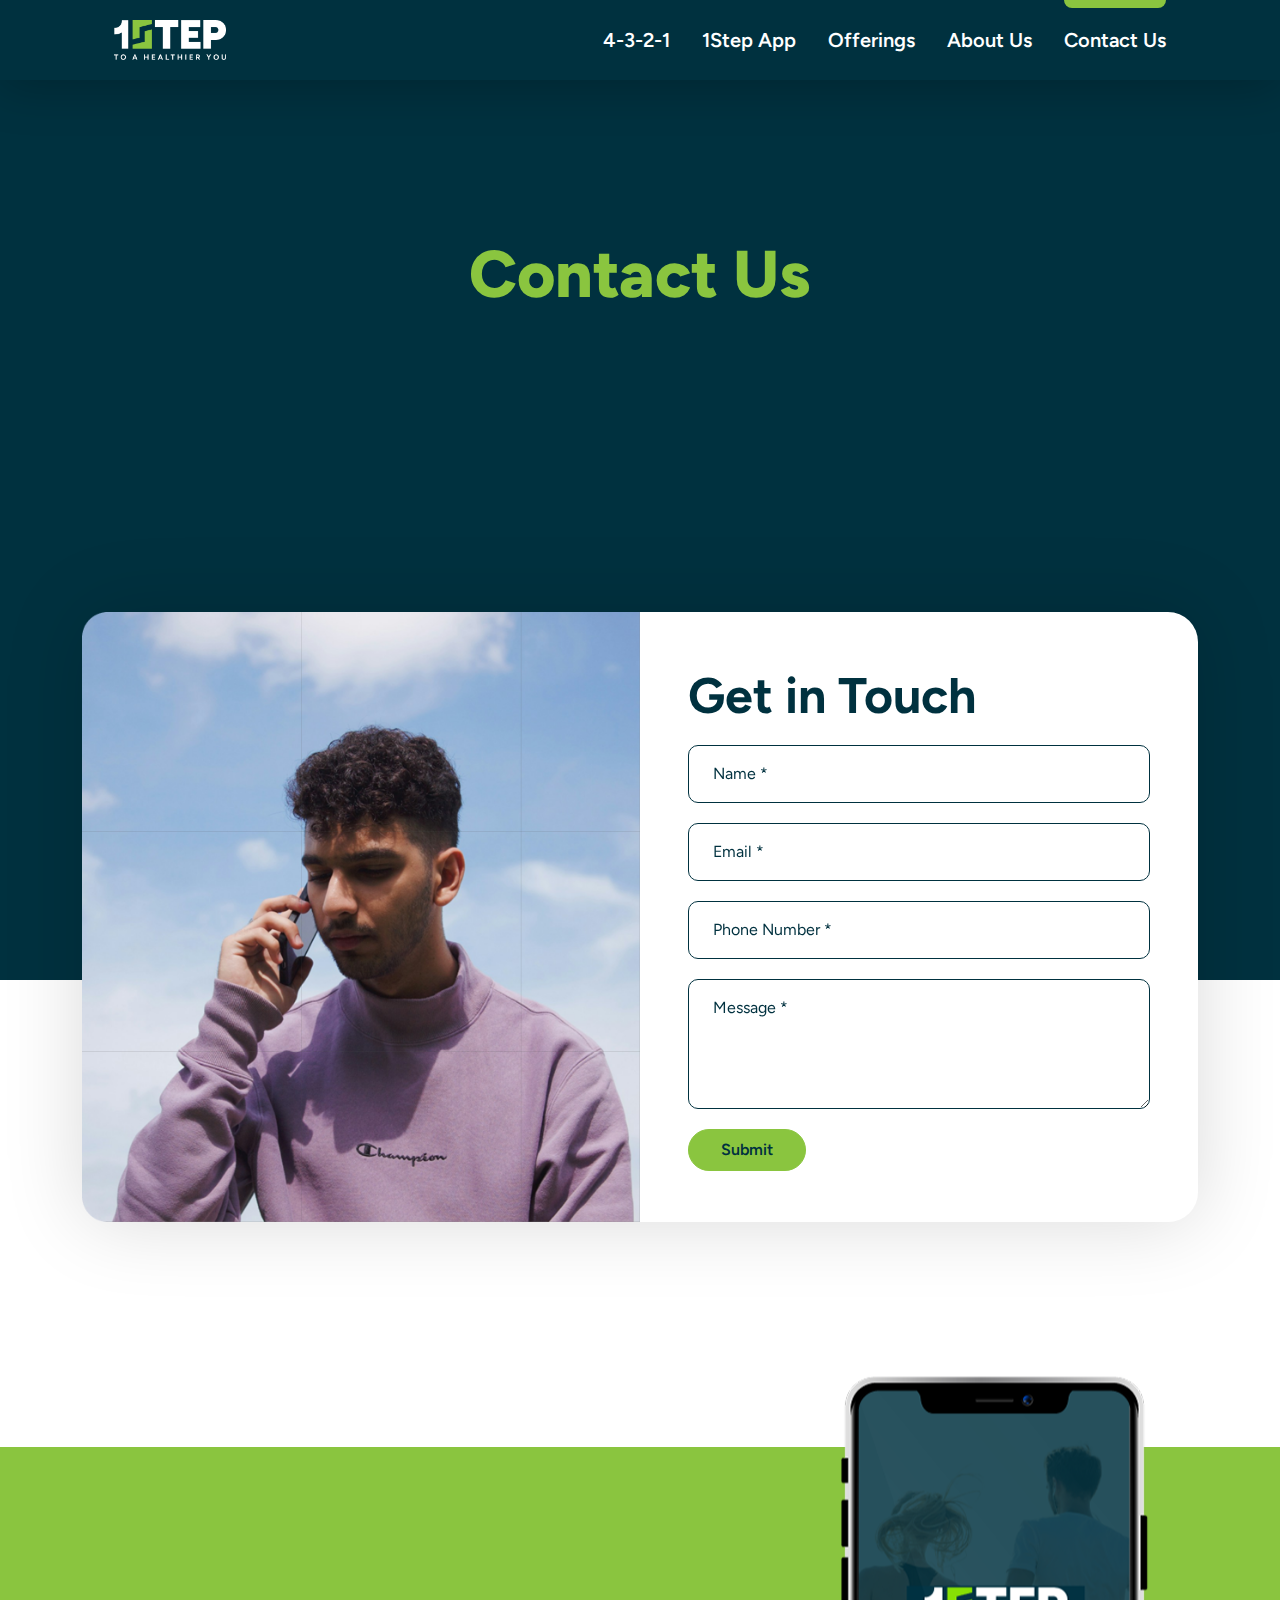
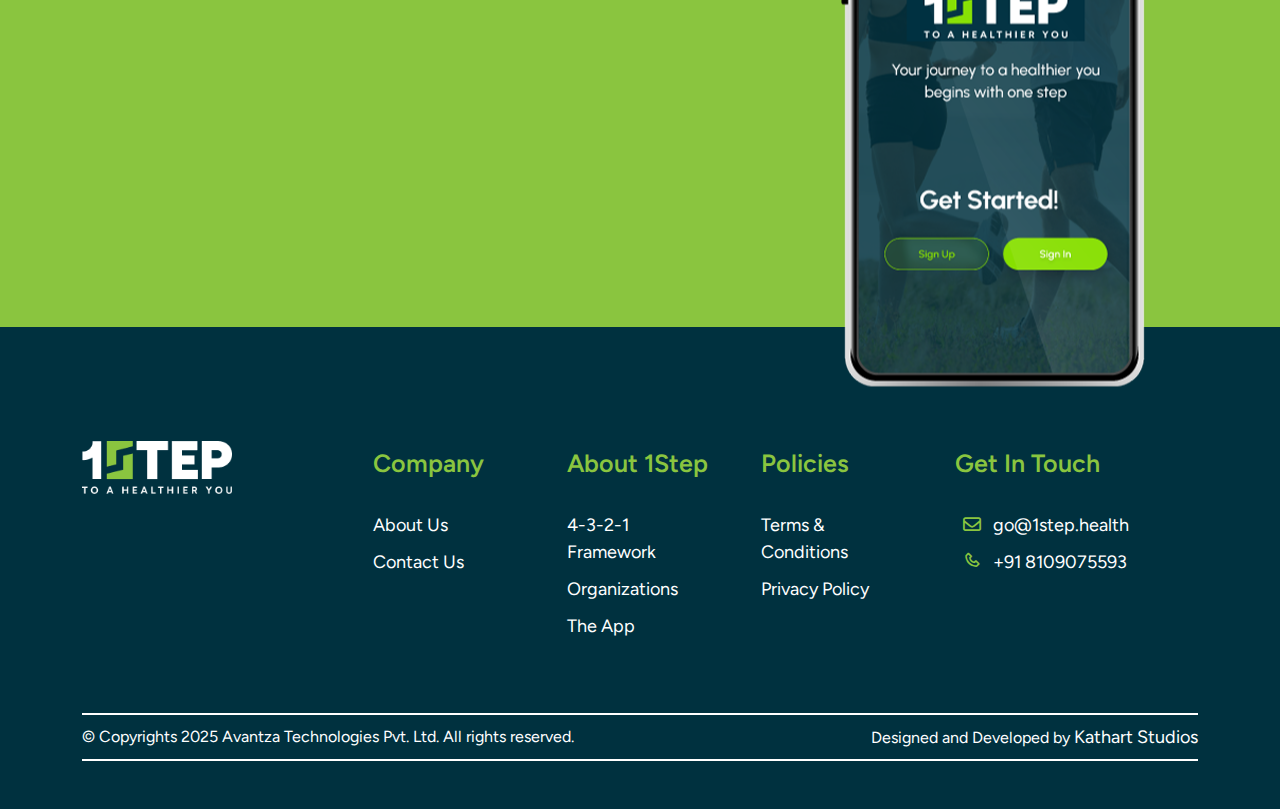
<file: contact-us.html>
<!DOCTYPE html>
<html lang="en">

<head>
  <meta charset="UTF-8">
  <meta name="viewport" content="width=device-width, initial-scale=1.0">
  <title>1Step</title>


  <!--Icons-->
  <link rel="apple-touch-icon" sizes="180x180" href="assets/img/favicon.png">
  <link rel="apple-touch-icon-precomposed" sizes="180x180" href="assets/img/favicon.png">
  <link rel="icon" type="image/png" sizes="32x32" href="assets/img/favicon.png">
  <link rel="icon" type="image/png" sizes="192x192" href="assets/img/favicon.png">
  <link rel="icon" type="image/png" sizes="16x16" href="assets/img/favicon.png">

  <link rel="mask-icon" href="assets/img/favicon.png">
  <meta name="msapplication-TileColor" content="#ffffff">
  <meta name="msapplication-TileImage" content="assets/img/favicon.png">
  <meta name="theme-color" content="#ffffff">

  <link rel="icon" type="image/x-icon" href="assets/img/favicon.png">

  <!-- CSS References -->
  <link rel="stylesheet" href="assets/css/bootstrap.min.css" />
  <link rel="stylesheet" href="assets/plugins/carousel/owl.carousel.min.css" />
  <link rel="stylesheet" href="assets/plugins/scroll_animation/scroll-animation.css" />
  <link rel="stylesheet" href="assets/css/common.css" />
  <link rel="stylesheet" href="assets/css/header.css" />
  <link rel="stylesheet" href="assets/css/footer.css" />
  <link rel="stylesheet" href="assets/css/contact.css" />

  <!--Font Reference-->
  <link rel="preconnect" href="https://fonts.googleapis.com">
  <link rel="preconnect" href="https://fonts.gstatic.com" crossorigin>
  <link href="https://fonts.googleapis.com/css2?family=Figtree:ital,wght@0,300..900;1,300..900&display=swap"
    rel="stylesheet">

  <!-- JS References -->
  <script src="assets/js/jquery.js "></script>

  <!-- Icons References -->
  <link href='https://unpkg.com/boxicons@2.1.2/css/boxicons.min.css' rel='stylesheet'>
  <link rel="stylesheet" href="https://cdnjs.cloudflare.com/ajax/libs/font-awesome/6.7.2/css/all.min.css"
    integrity="sha512-Evv84Mr4kqVGRNSgIGL/F/aIDqQb7xQ2vcrdIwxfjThSH8CSR7PBEakCr51Ck+w+/U6swU2Im1vVX0SVk9ABhg=="
    crossorigin="anonymous" referrerpolicy="no-referrer" />
</head>

<body>

  <!--Header Section Starts-->
  <div include="header.html"></div>
  <!--Header Section Ends-->

  <section id="contact-hero" class="page-section">
    <div class="container">
      <h1 class="text-center" data-aos="fade-down" data-aos-delay="400">Contact Us</h1>
    </div>
  </section>
  <section id="contact-form" class="page-section">
    <div class="container ">
      <div class="row g-0 d-flex justify-content-center align-items-center contact-form-container" data-aos="fade-down"
        data-aos-delay="500">
        <div class="col-md-6">
          <img src="assets/img/contact-img.png" alt="Contact image" width="100%">
        </div>
        <div class="col-md-6">
          <div class="formgroup">
            <h2 data-aos="fade-down" data-aos-delay="600">Get in Touch</h2>
            <form action="" method="POST" enctype="multipart/form-data" class="mt-3" autocomplete="off"
              data-aos="fade-down" data-aos-delay="700">
              <div class="row">
                <div class="col-md-12">
                  <div class="form-group">
                    <input type="text" class="form-control" id="name" placeholder="Name *" required autocomplete="off">
                  </div>
                </div>
                <div class="col-md-12">
                  <div class="form-group">
                    <input type="email" class="form-control" id="email" placeholder="Email *" required
                      autocomplete="off">
                  </div>
                </div>
                <div class="col-md-12">
                  <div class="form-group">
                    <input type="tel" class="form-control" id="phone" placeholder="Phone Number *" required
                      autocomplete="off">
                  </div>
                </div>
                <div class="col-md-12">
                  <div class="form-group">
                    <textarea id="form_message" name="message" class="form-control" placeholder="Message *"
                      rows="4"></textarea>
                    <div class="help-block with-errors"></div>
                  </div>
                </div>
              </div>




              <button type="submit" class="primary-btn"><span class="d-flex align-items-center">Submit</button>

            </form>
          </div>
        </div>
      </div>
    </div>
  </section>
  <section id="cont-det">
    <div class="container" data-aos="fade-down" data-aos-delay="400">
      <div class="links d-flex justify-content-center align-items-center gap-5 flex-wrap">
        <a href="mailto:go@1step.health"><span><i class="fa-regular fa-envelope mx-2" style="color:#8AC53F"></i>
            go@1step.health </span></a>
        <a href="tel:+918109075593"><span><i class='bx bx-phone mx-2' style="color:#8AC53F"></i>
            +91 8109075593</span></a>
      </div>
    </div>
  </section>


  <section id="cta" class="page-section d-flex flex-column justify-content-center align-items-center">
    <div class="container d-flex justify-content-center align-items-center">
      <div class="row g-5 position-relative d-flex justify-content-center align-items-center">
        <div class="col-md-7">
          <h1 class="text-secondary" data-aos="fade-down" data-aos-delay="400">Take the first step to a healthier you!
          </h1>
          <p class="mt-3 text-secondary" data-aos="fade-down" data-aos-delay="500">Build
            healthy habits,
            one step at a
            time. Download
            the
            1Step app now and start
            your journey
            today!
          </p>
          <div class=" btn-holder d-flex align-items-center gap-5" data-aos="fade-down" data-aos-delay="600">
            <a href="https://apps.apple.com/in/app/1step-app/id6743196390" target="_blank">
              <div class="apple">
                <div class="inner-ele d-flex justify-content-center align-items-center gap-2">
                  <div class="icon apple-icon">
                  </div>
                  <div class="det">
                    <p class="m-0 ">Download on the</p>
                    <h4>App Store</h4>

                  </div>
                </div>
              </div>
            </a>
            <a href="https://play.google.com/store/apps/details?id=com.coreco.claris_health_app" target="_blank">
              <div class="play">
                <div class="inner-ele d-flex justify-content-center align-items-center gap-2">
                  <div class="icon">
                    <img src="assets/img/Playstore.svg" alt="apple icon">
                  </div>
                  <div class="det">
                    <p class="m-0">GET IT ON</p>
                    <h4>Google Play</h4>
                  </div>
                </div>
              </div>
            </a>
          </div>
        </div>
        <div class="col-md-5">
          <div class="cta-img">
            <img src="assets/img/cta-img.png" alt="Call to action image">
          </div>

        </div>
      </div>
    </div>
  </section>


  <!--footer Section Starts-->
  <div include="footer.html"></div>
  <!--footer Section Ends-->

  <script src="assets/js/bootstrap.min.js "></script>
  <script src=" assets/plugins/carousel/owl.carousel.min.js"></script>
  <script src="assets/plugins/scroll_animation/scroll-animation.js"></script>
  <script src="assets/js/common.js"></script>
  <script src="assets/js/header.js"></script>
  <script src="assets/js/home.js"></script>
  <script>
    window.onload = function () {
      $(".home").removeClass("active");
      $(".contactus").addClass("active");
    }
  </script>
</body>

</html>
</file>
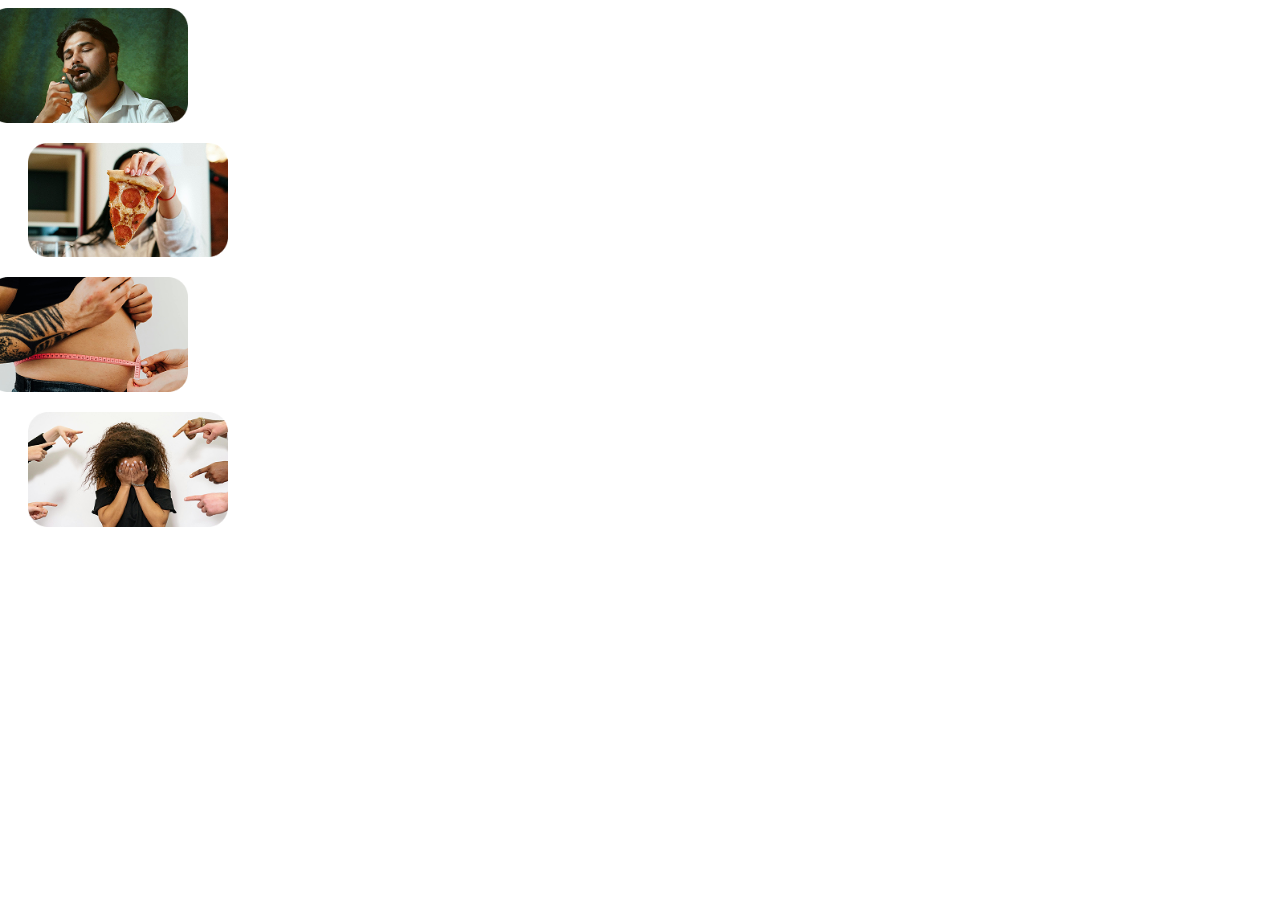
<file: extras.html>
<!DOCTYPE html>
<html lang="en">

<head>
  <meta charset="UTF-8">
  <meta name="viewport" content="width=device-width, initial-scale=1.0">
  <title>Zigzag Image Pattern</title>
  <style>
    /* General styling for the container */
    .image-container {
      display: flex;
      flex-wrap: wrap;
      gap: 20px;
      justify-content: center;
      flex-direction: column;
    }

    .image-container img {
      width: 200px;
      height: auto;
      border-radius: 10px;
      transition: transform 0.3s ease;
    }


    .image-container img:nth-child(odd) {
      transform: translateX(-20px);

    }

    /* Target even images */
    .image-container img:nth-child(even) {
      transform: translateX(20px);
      /* Move even images down */
    }

    /* Add hover effect for fun */
    .image-container img:hover {
      transform: scale(1.1);
    }
  </style>
</head>

<body>
  <div class="image-container">
    <img src="assets/img/framework/f-1.png" alt="Framework img" width="100%">
    <img src="assets/img/framework/f-2.png" alt="Framework img" width="100%">
    <img src="assets/img/framework/f-3.png" alt="Framework img" width="100%">
    <img src="assets/img/framework/f-4.png" alt="Framework img" width="100%">
  </div>
</body>

</html>
</file>
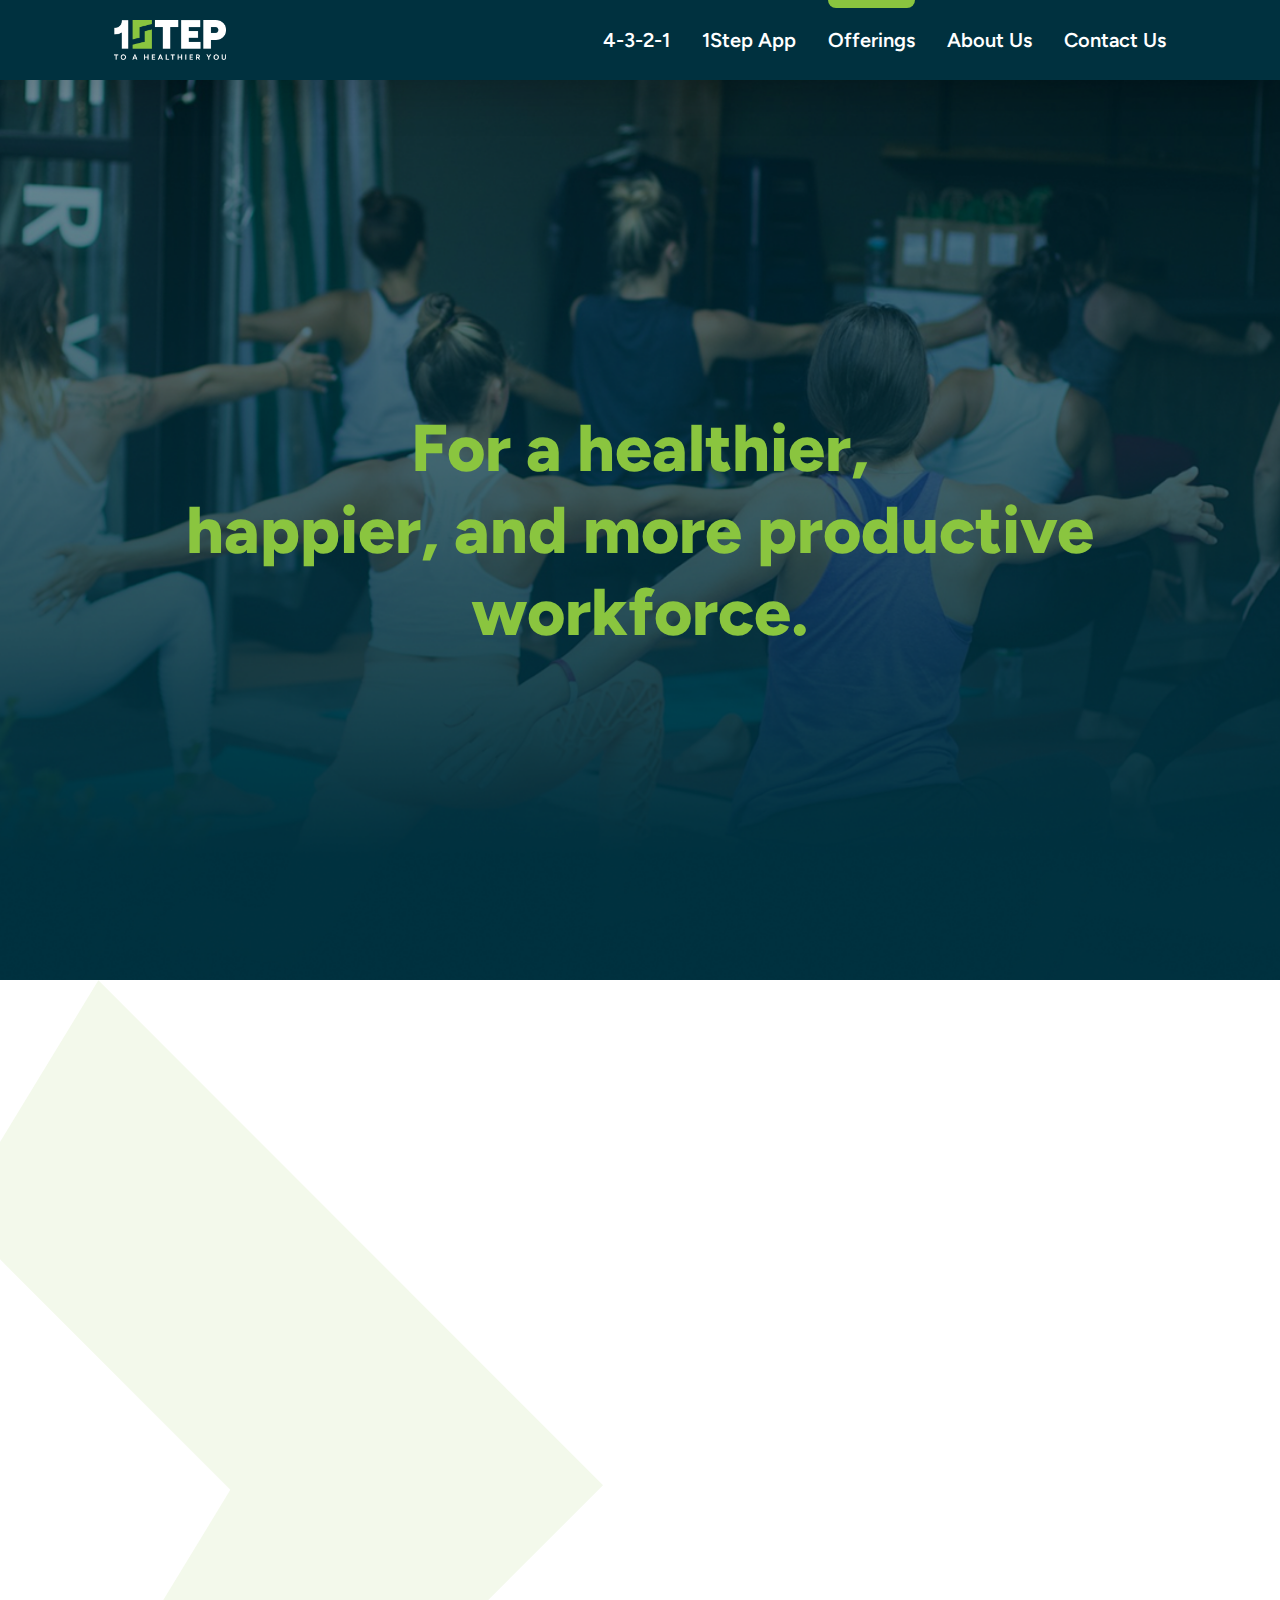
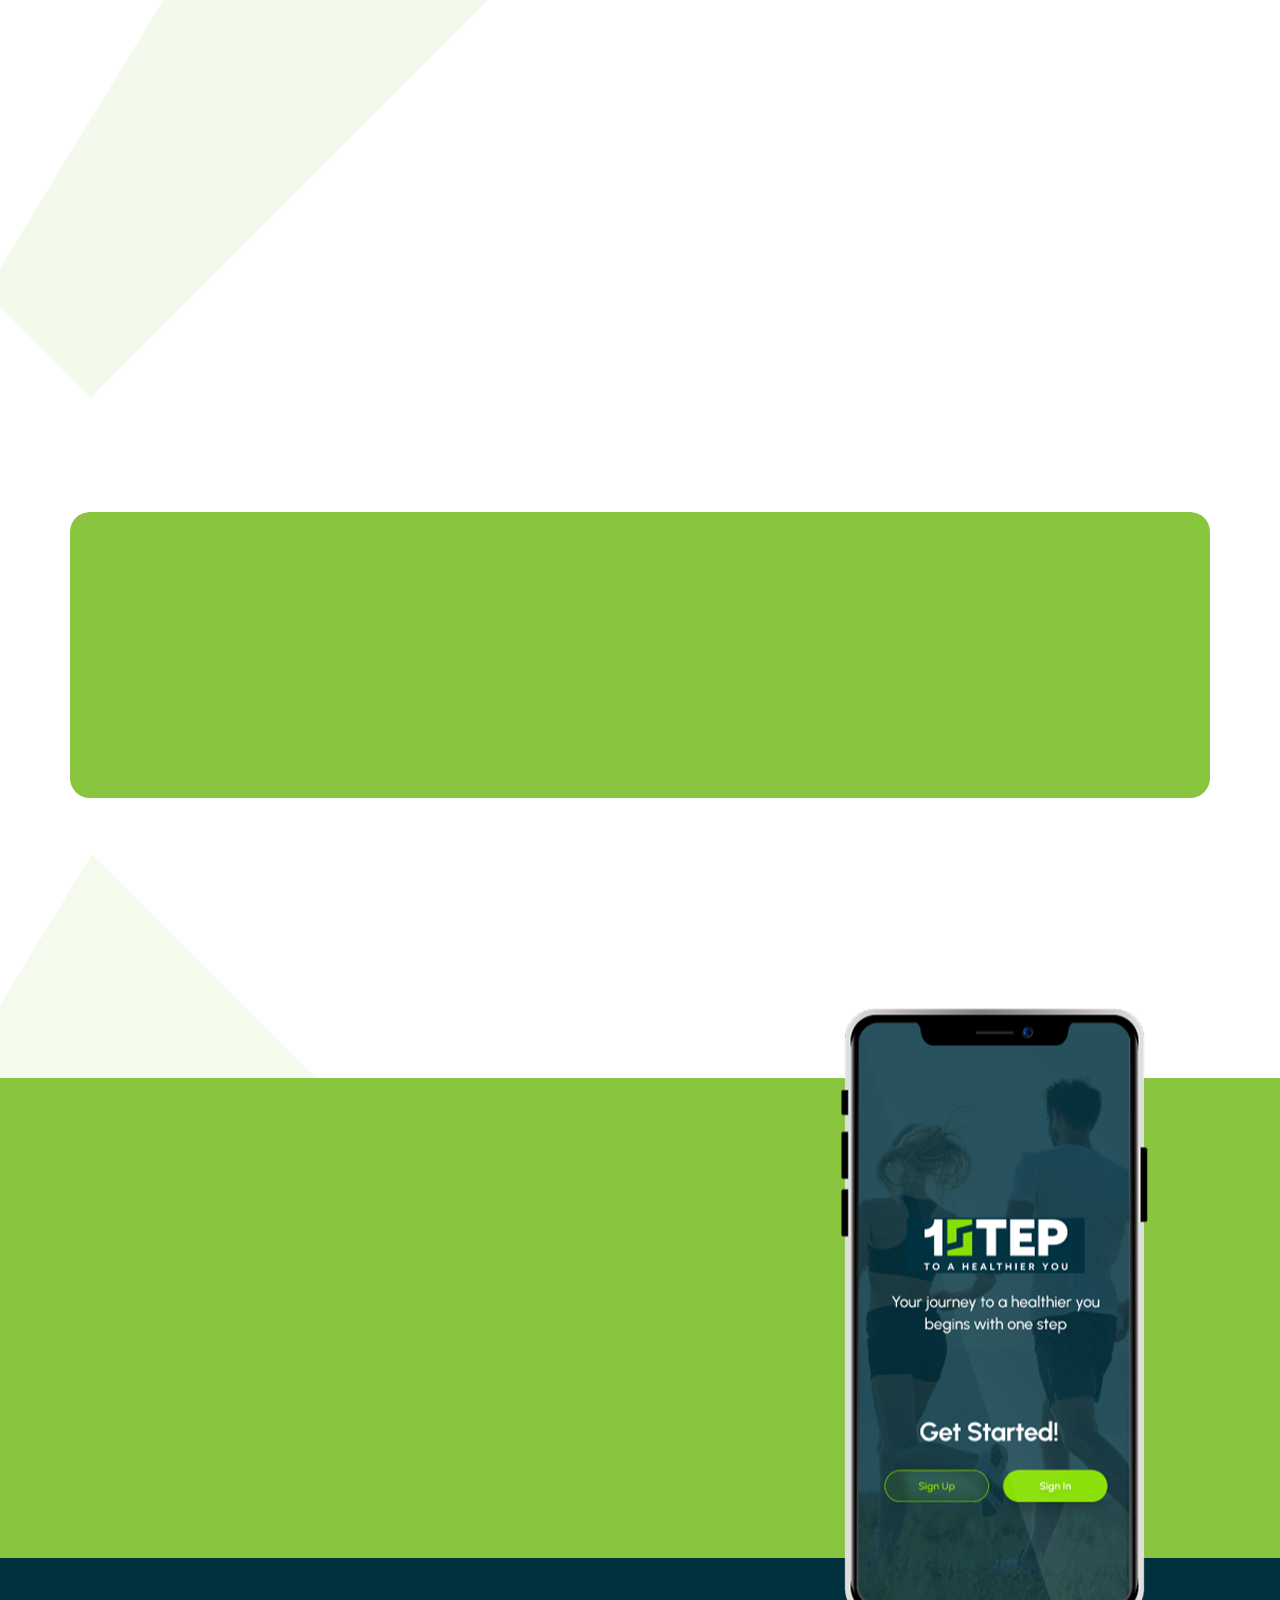
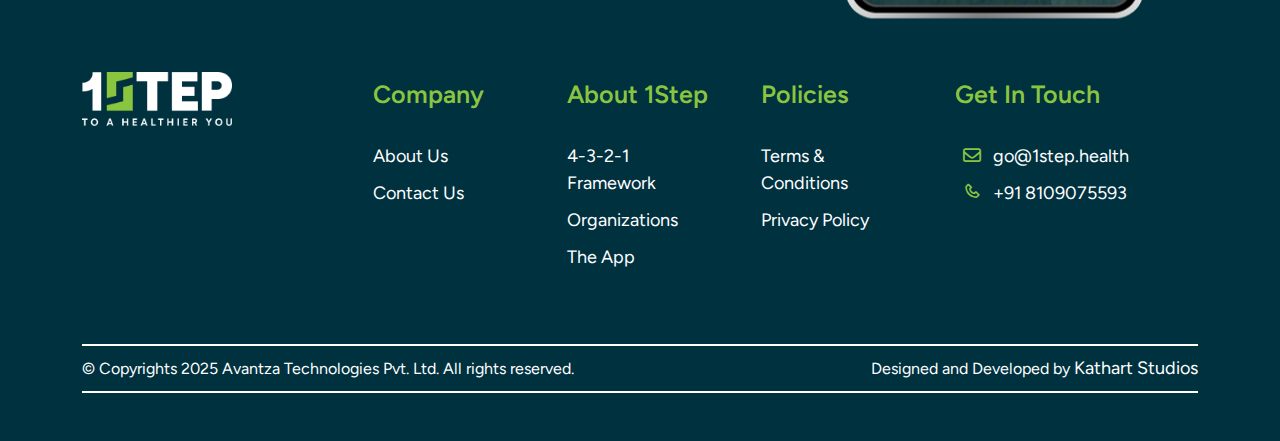
<file: offerings-for-organization.html>
<!DOCTYPE html>
<html lang="en">

<head>
  <meta charset="UTF-8">
  <meta name="viewport" content="width=device-width, initial-scale=1.0">
  <title>1Step</title>


  <!--Icons-->
  <link rel="apple-touch-icon" sizes="180x180" href="assets/img/favicon.png">
  <link rel="apple-touch-icon-precomposed" sizes="180x180" href="assets/img/favicon.png">
  <link rel="icon" type="image/png" sizes="32x32" href="assets/img/favicon.png">
  <link rel="icon" type="image/png" sizes="192x192" href="assets/img/favicon.png">
  <link rel="icon" type="image/png" sizes="16x16" href="assets/img/favicon.png">

  <link rel="mask-icon" href="assets/img/favicon.png">
  <meta name="msapplication-TileColor" content="#ffffff">
  <meta name="msapplication-TileImage" content="assets/img/favicon.png">
  <meta name="theme-color" content="#ffffff">

  <link rel="icon" type="image/x-icon" href="assets/img/favicon.png">

  <!-- CSS References -->
  <link rel="stylesheet" href="assets/css/bootstrap.min.css" />
  <link rel="stylesheet" href="assets/plugins/carousel/owl.carousel.min.css" />
  <link rel="stylesheet" href="assets/plugins/scroll_animation/scroll-animation.css" />
  <link rel="stylesheet" href="assets/css/common.css" />
  <link rel="stylesheet" href="assets/css/header.css" />
  <link rel="stylesheet" href="assets/css/footer.css" />
  <link rel="stylesheet" href="assets/css/offering.css" />

  <!--Font Reference-->
  <link rel="preconnect" href="https://fonts.googleapis.com">
  <link rel="preconnect" href="https://fonts.gstatic.com" crossorigin>
  <link href="https://fonts.googleapis.com/css2?family=Figtree:ital,wght@0,300..900;1,300..900&display=swap"
    rel="stylesheet">

  <!-- JS References -->
  <script src="assets/js/jquery.js "></script>

  <!-- Icons References -->
  <link href='https://unpkg.com/boxicons@2.1.2/css/boxicons.min.css' rel='stylesheet'>
  <link rel="stylesheet" href="https://cdnjs.cloudflare.com/ajax/libs/font-awesome/6.7.2/css/all.min.css"
    integrity="sha512-Evv84Mr4kqVGRNSgIGL/F/aIDqQb7xQ2vcrdIwxfjThSH8CSR7PBEakCr51Ck+w+/U6swU2Im1vVX0SVk9ABhg=="
    crossorigin="anonymous" referrerpolicy="no-referrer" />
</head>

<body>

  <!--Header Section Starts-->
  <div include="header.html"></div>
  <!--Header Section Ends-->

  <section id="offering-hero" class="page-section">
    <div class="container">
      <h1 class="text-center" data-aos="fade-down" data-aos-delay="400">For a healthier,<br>
        happier, and more productive<br> workforce.</h1>
    </div>
  </section>

  <section id="package" class="page-section">
    <div class="container">
      <h2 class="text-center " data-aos="fade-down" data-aos-delay="400"> <span>1Step</span>
        Corporate Package
      </h2>


      <div class="row mt-5 col-md-12">
        <div class="col-md-4 d-flex justify-content-center align-items-center" data-aos="fade-down"
          data-aos-delay="500">
          <h2>Empower
            your employees with the 1Step app.</h2>
        </div>
        <div class="col-md-4 mt-4" data-aos="fade-down" data-aos-delay="600">
          <div class="pack-card">

            <img src="./assets/img/offerings/cp-1.svg" alt="icon" class="pack-icon" width="50">
            <h5 class="mt-3">Full access to 1Step’s Learn–Do–Track modules</h5>
          </div>
        </div>
        <div class="col-md-4 mt-4" data-aos="fade-down" data-aos-delay="700">
          <div class="pack-card">

            <img src="./assets/img/offerings/cp-2.svg" alt="icon" class="pack-icon">
            <h5 class="mt-3">Guided habit-building activities (breathing, hydration, exercise, etc.)</h5>
          </div>
        </div>
      </div>
      <div class="row col-md-12">
        <div class="col-md-4 mt-4" data-aos="fade-down" data-aos-delay="400">
          <div class="pack-card">

            <img src="./assets/img/offerings/cp-3.svg" alt="icon" class="pack-icon">
            <h5 class="mt-3">Self-assessments and personalised recommendations</h5>
          </div>
        </div>
        <div class="col-md-4 mt-4" data-aos="fade-down" data-aos-delay="500">
          <div class="pack-card">

            <img src="./assets/img/offerings/cp-4.svg" alt="icon" class="pack-icon">
            <h5 class="mt-3">Progress tracking and motivational nudges</h5>
          </div>
        </div>
        <div class="col-md-4 mt-4" data-aos="fade-down" data-aos-delay="600">
          <div class="pack-card">

            <img src="./assets/img/offerings/cp-5.svg" alt="icon" class="pack-icon">
            <h5 class="mt-3">Optional leaderboard and team-based challenges</h5>
          </div>
        </div>
      </div>
    </div>
  </section>

  <section id="howitworks">
    <div class="container">
      <h2 class="text-center" data-aos="fade-down" data-aos-delay="400">How It Works:</h2>

      <div class="row mt-5">
        <div class="col-md-4" data-aos="fade-down" data-aos-delay="500">
          <div class="check-box d-flex justify-content-center align-items-center flex-column">
            <img src="./assets/img/offerings/white-tick.png" alt="icon">
            <h5 class="mt-3 text-center">Easy to follow</h5>
          </div>
        </div>
        <div class="col-md-4" data-aos="fade-down" data-aos-delay="600">
          <div class="check-box d-flex justify-content-center align-items-center flex-column">
            <img src="./assets/img/offerings/white-tick.png" alt="icon">
            <h5 class="mt-3 text-center">Built for busy people</h5>
          </div>
        </div>
        <div class="col-md-4" data-aos="fade-down" data-aos-delay="700">
          <div class="check-box d-flex justify-content-center align-items-center flex-column">
            <img src="./assets/img/offerings/white-tick.png" alt="icon">
            <h5 class="mt-3 text-center">Encourages lasting behavior change</h5>
          </div>
        </div>
      </div>

      <h5 class="mt-3 text-center" data-aos="fade-down" data-aos-delay="400">Let your employees take the first step -
        and the next - toward better health.</h5>
    </div>
  </section>


  <section id="inspired" class="page-section">

    <div class="owl-carousel mt-5" id="offering-green-slide">
      <div class="item">
        <div class="row g-0 col-inv">
          <div class="col-md-7 homeapp-desc d-flex justify-content-center flex-column ">

            <h2 class="text-white" data-aos="fade-down" data-aos-delay="400"><span>Expert-Led</span> Workshops</h2>
            <h4 class="text-white mt-4" data-aos="fade-down" data-aos-delay="500">Inspire your teams with high-impact
              wellness sessions.
            </h4>

            <div class="points mt-3" data-aos="fade-down" data-aos-delay="500">
              <ul>
                <li>4-3-2-1 Framework: Making Health Possible for Busy Professionals”</li>
                <li>“Boost Energy, Reduce Stress, Burn Fat – Naturally”</li>
                <li>“Metabolic Health 101: What Every Employee Should Know”</li>
                <li>“Desk to Fit: Simple Habits to Reclaim Your Health at Work”</li>
              </ul>
            </div>
            <h4 class="text-primary mt-3" data-aos="fade-down" data-aos-delay="500">Ignite awareness. Encourage action.
              Drive change.</h4>
          </div>
          <div class="col-md-5">
            <img src="assets/img/offerings/trainer-assisting-group-people-with-lotus-position 1.png"
              alt="Daily readings" width="100%">
          </div>
        </div>
      </div>
      <div class="item">
        <div class="row g-0 col-inv">
          <div class="col-md-7 homeapp-desc d-flex justify-content-center flex-column ">

            <h2 class="text-white" data-aos="fade-down" data-aos-delay="400"><span>Lifestyle & Health</span> Screening
            </h2>
            <h4 class="text-white mt-4" data-aos="fade-down" data-aos-delay="500">Spot problems early. Help employees
              make smarter health decisions.
            </h4>

            <div class="points mt-3" data-aos="fade-down" data-aos-delay="500">
              <ul>
                <li>Online questionnaire with instant Metabolic Health Score</li>
                <li>Lifestyle Risk Profile (e.g., stress, inactivity, poor diet)</li>
                <li>Custom action plan for each employee</li>
                <li>Aggregated reports for HR (anonymous & secure)</li>
              </ul>
            </div>
            <h4 class="text-primary mt-3" data-aos="fade-down" data-aos-delay="500">Great for onboarding, annual
              reviews, or quarterly wellness checks.</h4>
          </div>
          <div class="col-md-5">
            <img src="assets/img/offerings/doctor-checking-medical-condition-patient 1.png" alt="Daily readings"
              width="100%">
          </div>
        </div>
      </div>
      <div class="item">
        <div class="row g-0 col-inv">
          <div class="col-md-7 homeapp-desc d-flex justify-content-center flex-column ">

            <h2 class="text-white" data-aos="fade-down" data-aos-delay="400"><span>Health & Wellness</span> Offsite
            </h2>
            <h4 class="text-white mt-4" data-aos="fade-down" data-aos-delay="500">One unforgettable day.
              One life changing experience.
            </h4>

            <div class="points mt-3" data-aos="fade-down" data-aos-delay="500">
              <ul>
                <li>Morning: Breathing + Movement Sessions</li>
                <li>Midday: Workshops on Stress, Sleep, and Metabolic Health</li>
                <li>Afternoon: Group Activities + Q&A with our experts</li>
                <li>Healthy breakfast, lunch & snacks</li>
                <li>Optional fitness or dance sessions to wrap up</li>
              </ul>
            </div>
            <h4 class="text-primary mt-3" data-aos="fade-down" data-aos-delay="500">Recharge. Reconnect. Reimagine
              well-being as a team.</h4>
          </div>
          <div class="col-md-5">
            <img src="assets/img/offerings/group-people-exercising-together-outdoors 1.png" alt="Daily readings"
              width="100%">
          </div>
        </div>
      </div>

    </div>

  </section>


  <section id="cta" class="page-section d-flex flex-column justify-content-center align-items-center">
    <div class="container d-flex justify-content-center align-items-center">
      <div class="row g-5 position-relative d-flex justify-content-center align-items-center">
        <div class="col-md-7">
          <h1 class="text-secondary" data-aos="fade-down" data-aos-delay="400">Take the first step to a healthier you!
          </h1>
          <p class="mt-3 text-secondary" data-aos="fade-down" data-aos-delay="500">Build
            healthy habits,
            one step at a
            time. Download
            the
            1Step app now and start
            your journey
            today!
          </p>
          <div class=" btn-holder d-flex align-items-center gap-5" data-aos="fade-down" data-aos-delay="600">
            <a href="https://apps.apple.com/in/app/1step-app/id6743196390" target="_blank">
              <div class="apple">
                <div class="inner-ele d-flex justify-content-center align-items-center gap-2">
                  <div class="icon apple-icon">
                  </div>
                  <div class="det">
                    <p class="m-0 ">Download on the</p>
                    <h4>App Store</h4>

                  </div>
                </div>
              </div>
            </a>
            <a href="https://play.google.com/store/apps/details?id=com.coreco.claris_health_app" target="_blank">
              <div class="play">
                <div class="inner-ele d-flex justify-content-center align-items-center gap-2">
                  <div class="icon">
                    <img src="assets/img/Playstore.svg" alt="apple icon">
                  </div>
                  <div class="det">
                    <p class="m-0">GET IT ON</p>
                    <h4>Google Play</h4>
                  </div>
                </div>
              </div>
            </a>
          </div>
        </div>
        <div class="col-md-5">
          <div class="cta-img">
            <img src="assets/img/cta-img.png" alt="Call to action image">
          </div>

        </div>
      </div>
    </div>
  </section>


  <!--footer Section Starts-->
  <div include="footer.html"></div>
  <!--footer Section Ends-->

  <script src="assets/js/bootstrap.min.js "></script>
  <script src=" assets/plugins/carousel/owl.carousel.min.js"></script>
  <script src="assets/plugins/scroll_animation/scroll-animation.js"></script>
  <script src="assets/js/common.js"></script>
  <script src="assets/js/header.js"></script>
  <script src="assets/js/home.js"></script>
  <script>
    window.onload = function () {
      $(".home").removeClass("active");
      $(".offerings").addClass("active");
    }
  </script>
</body>

</html>
</file>
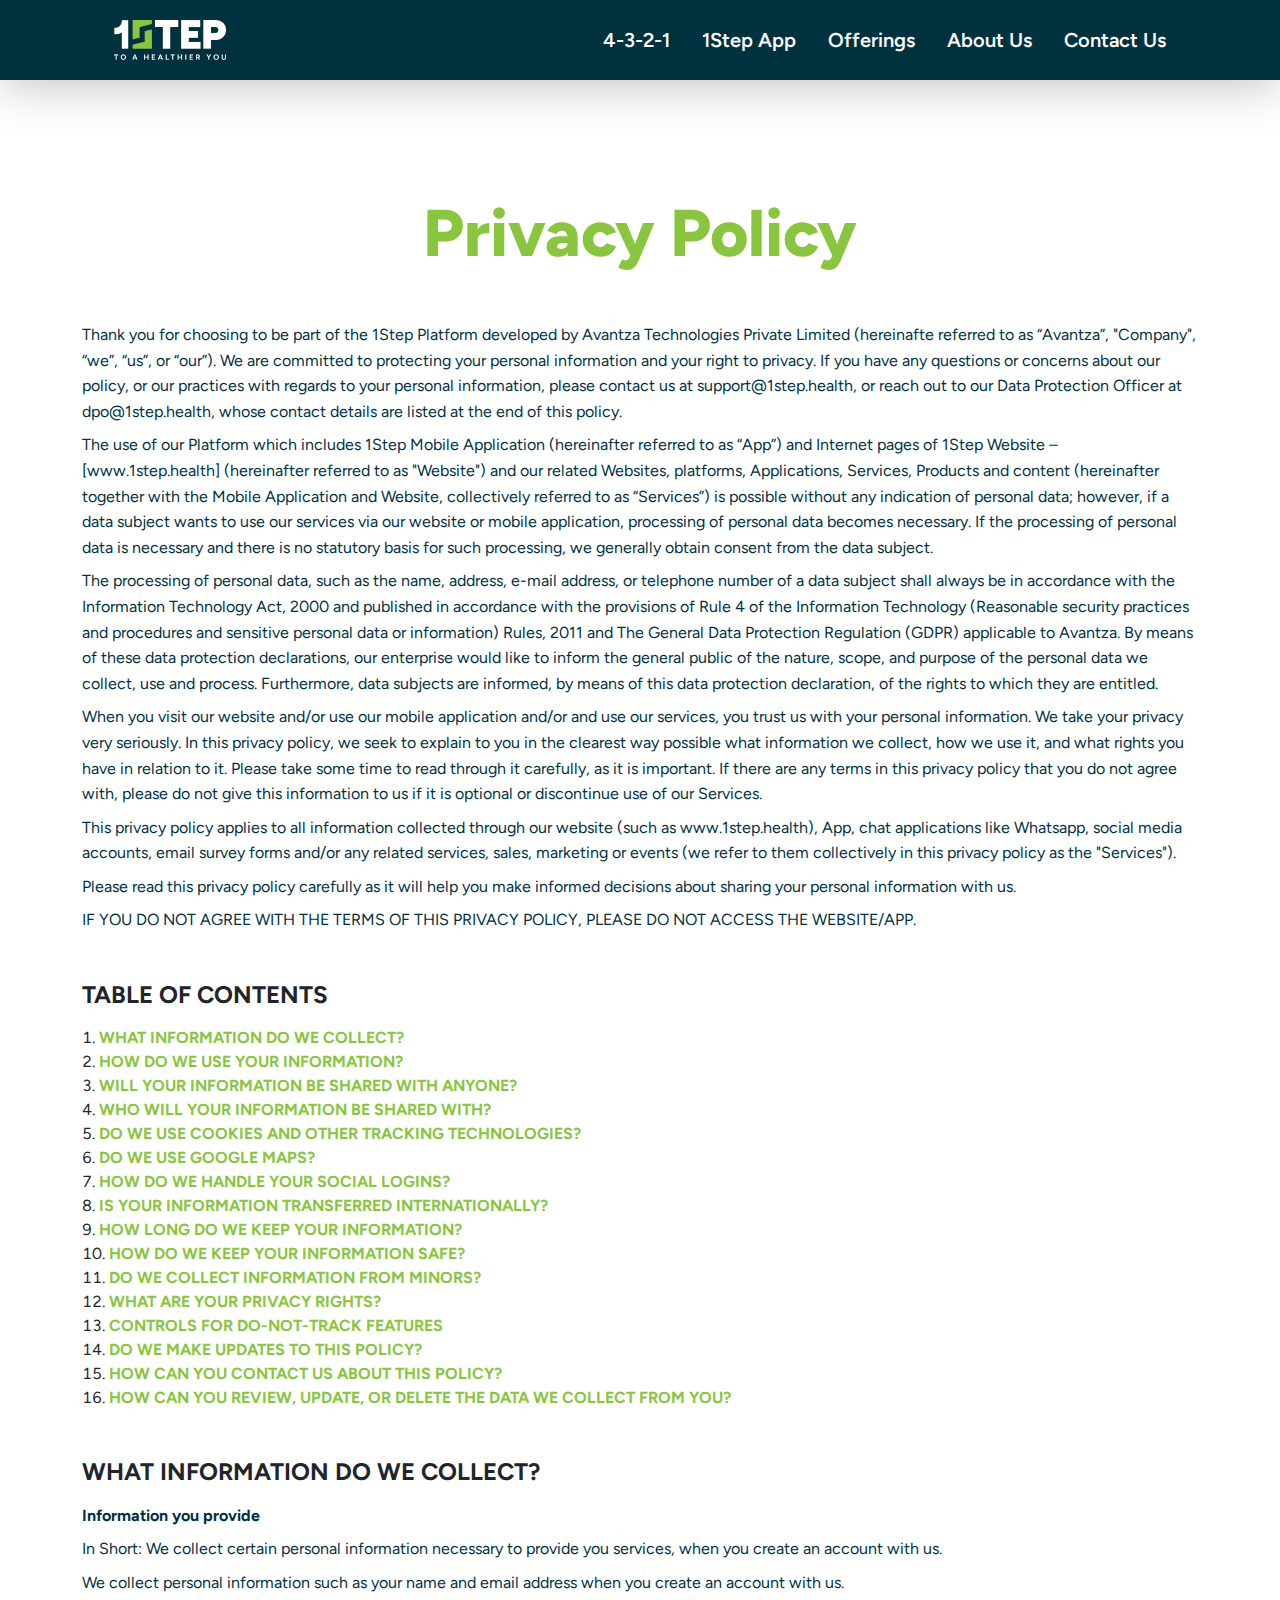
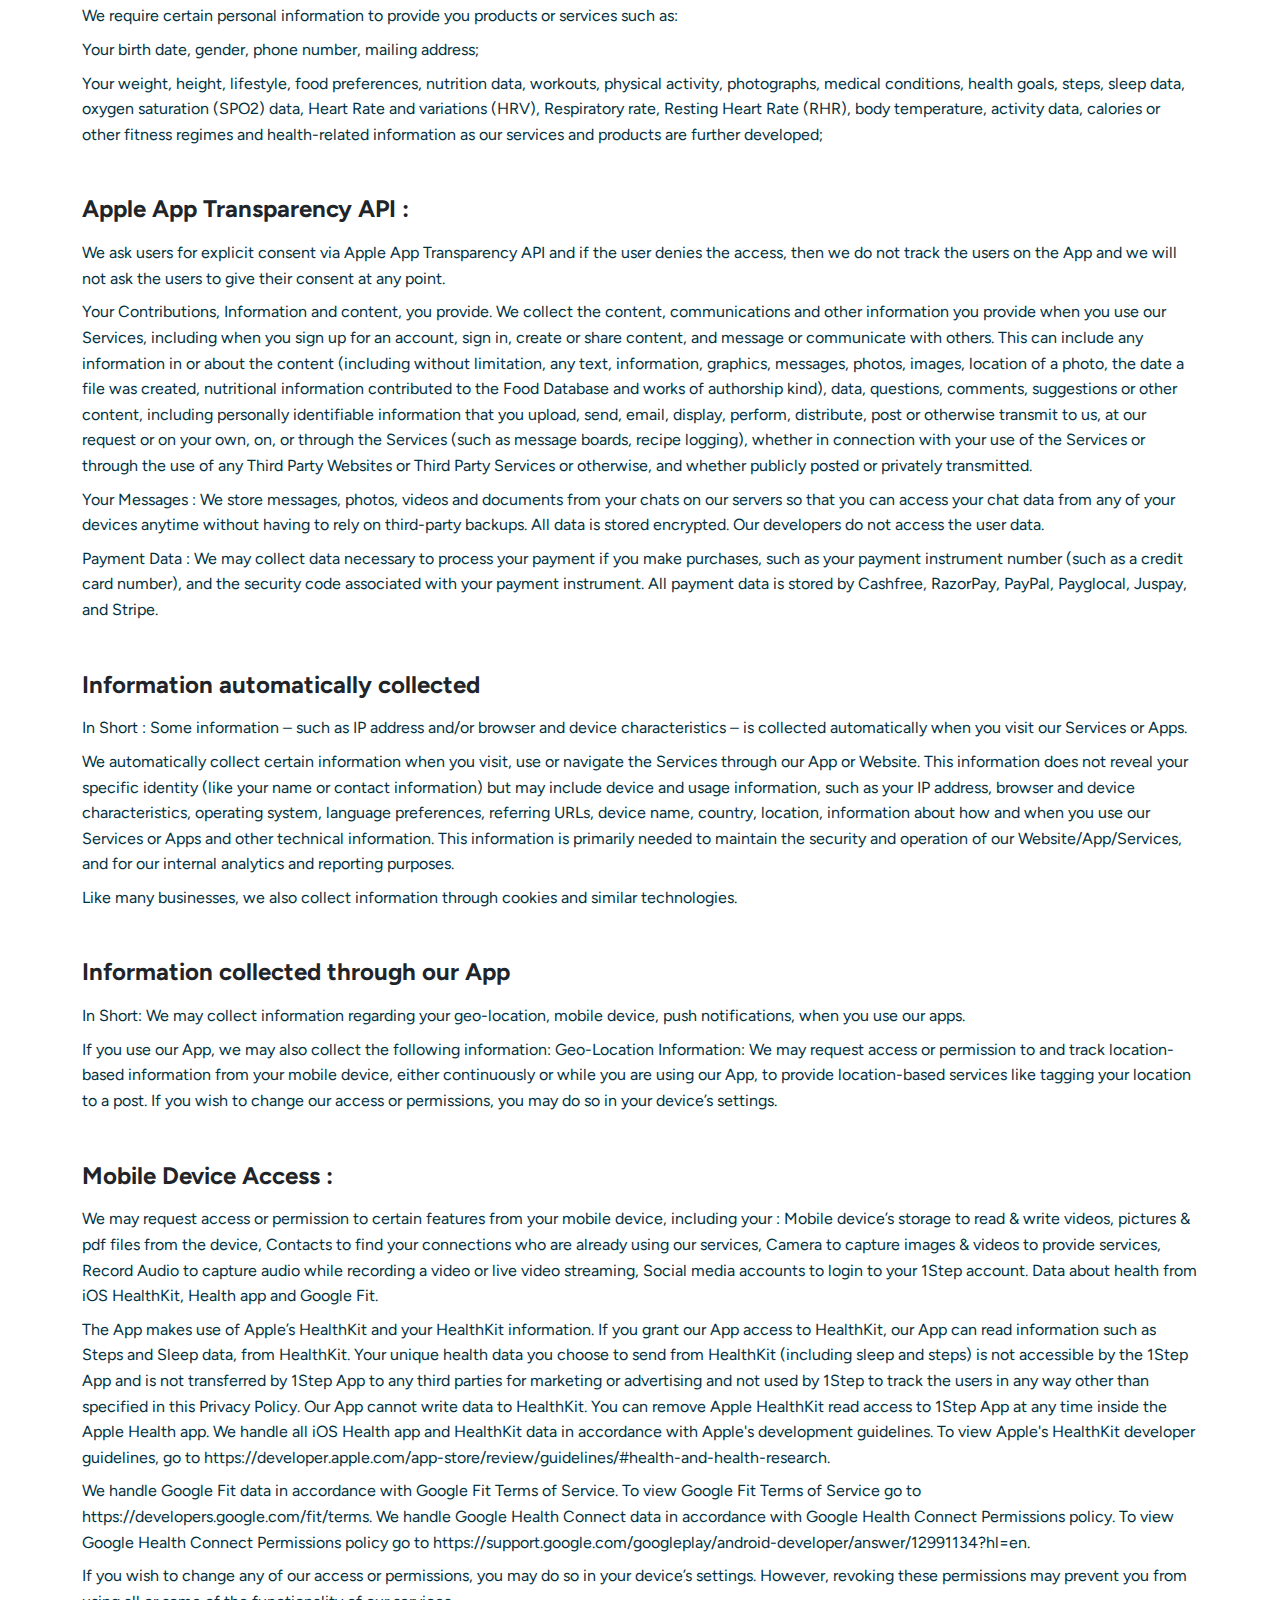
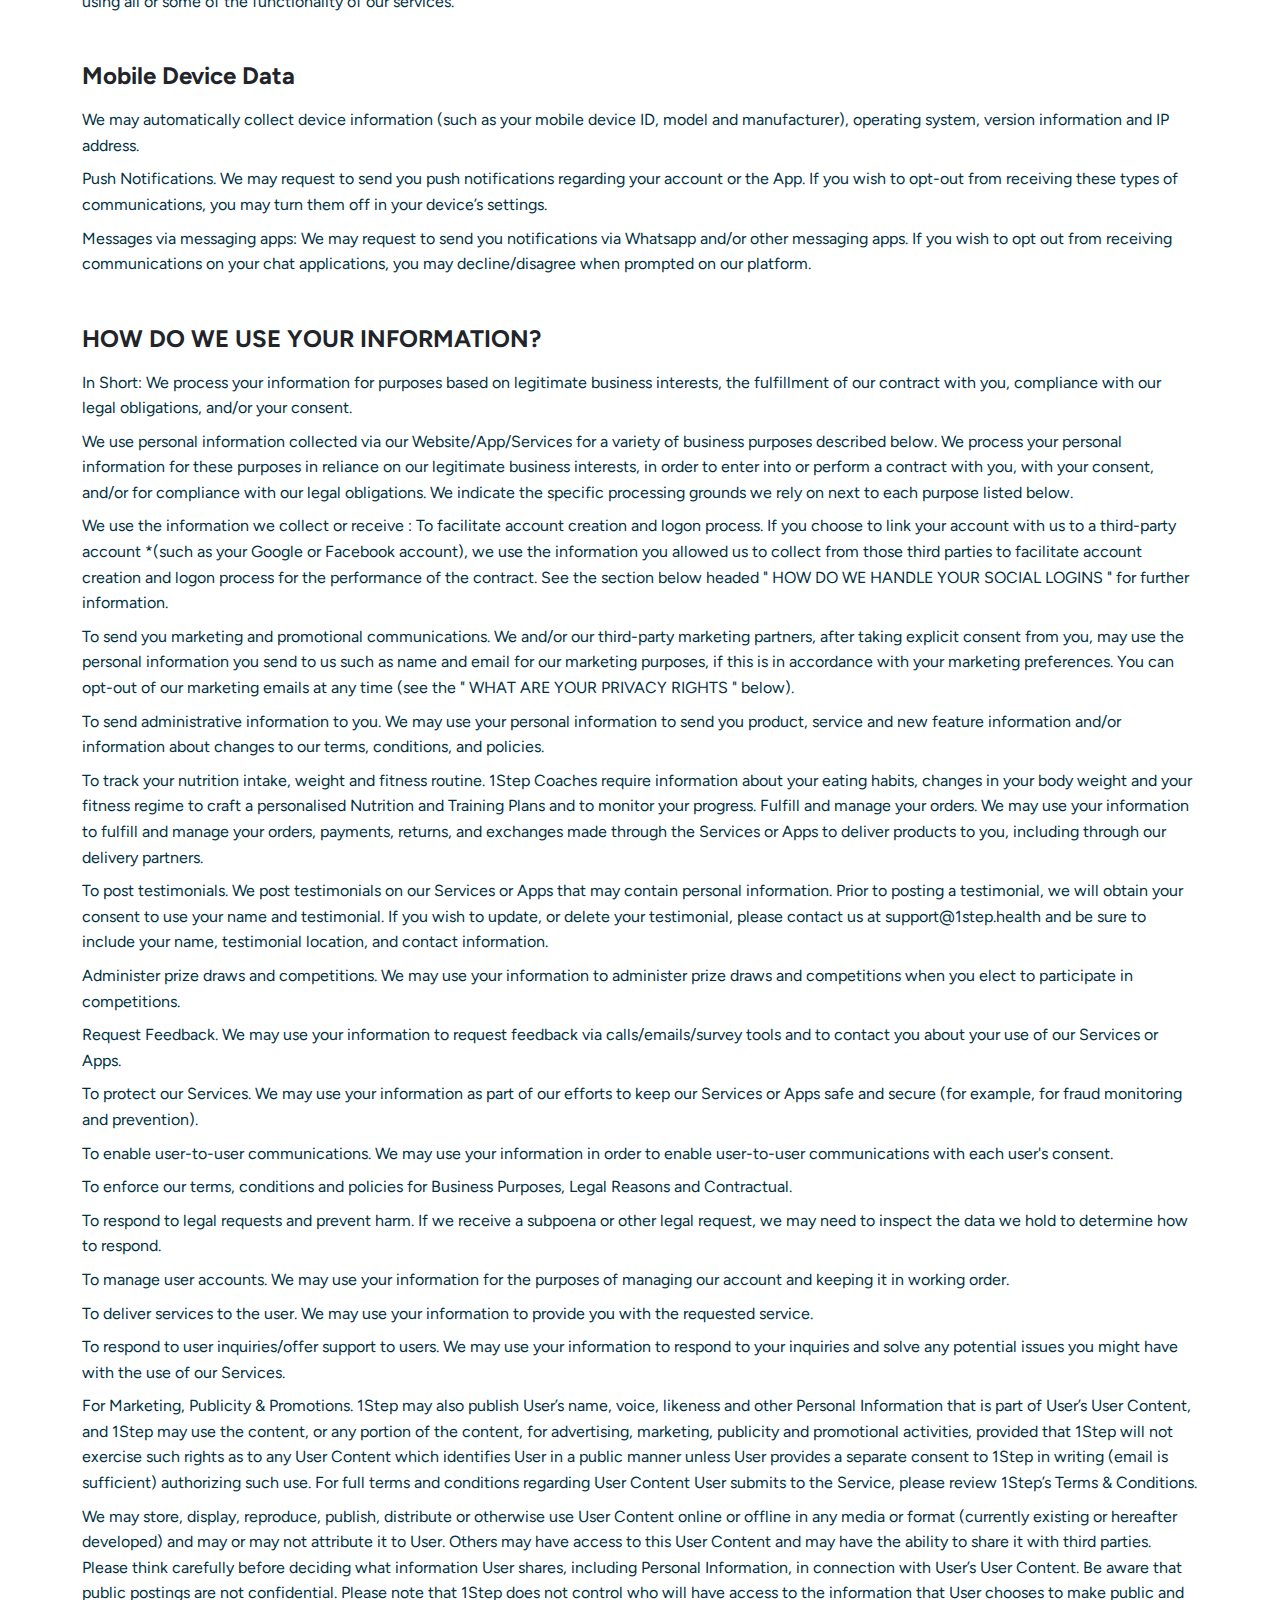
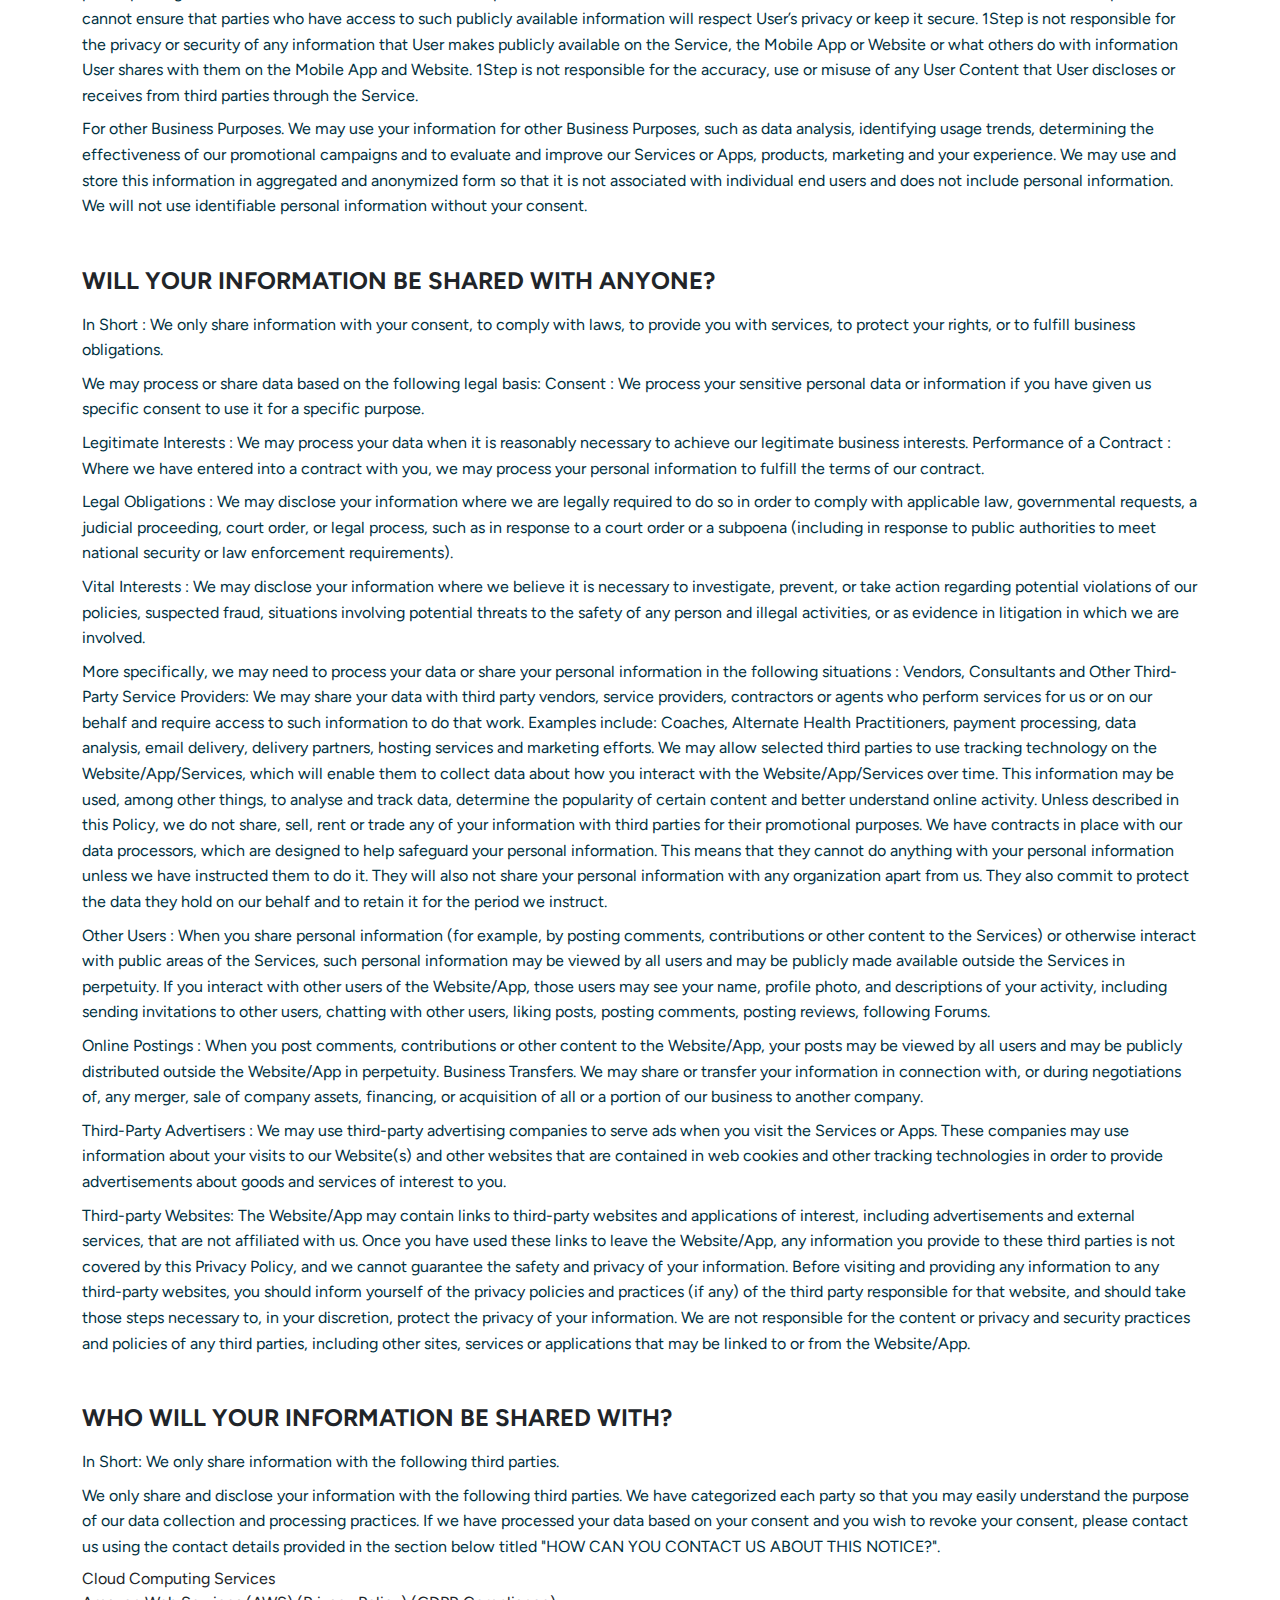
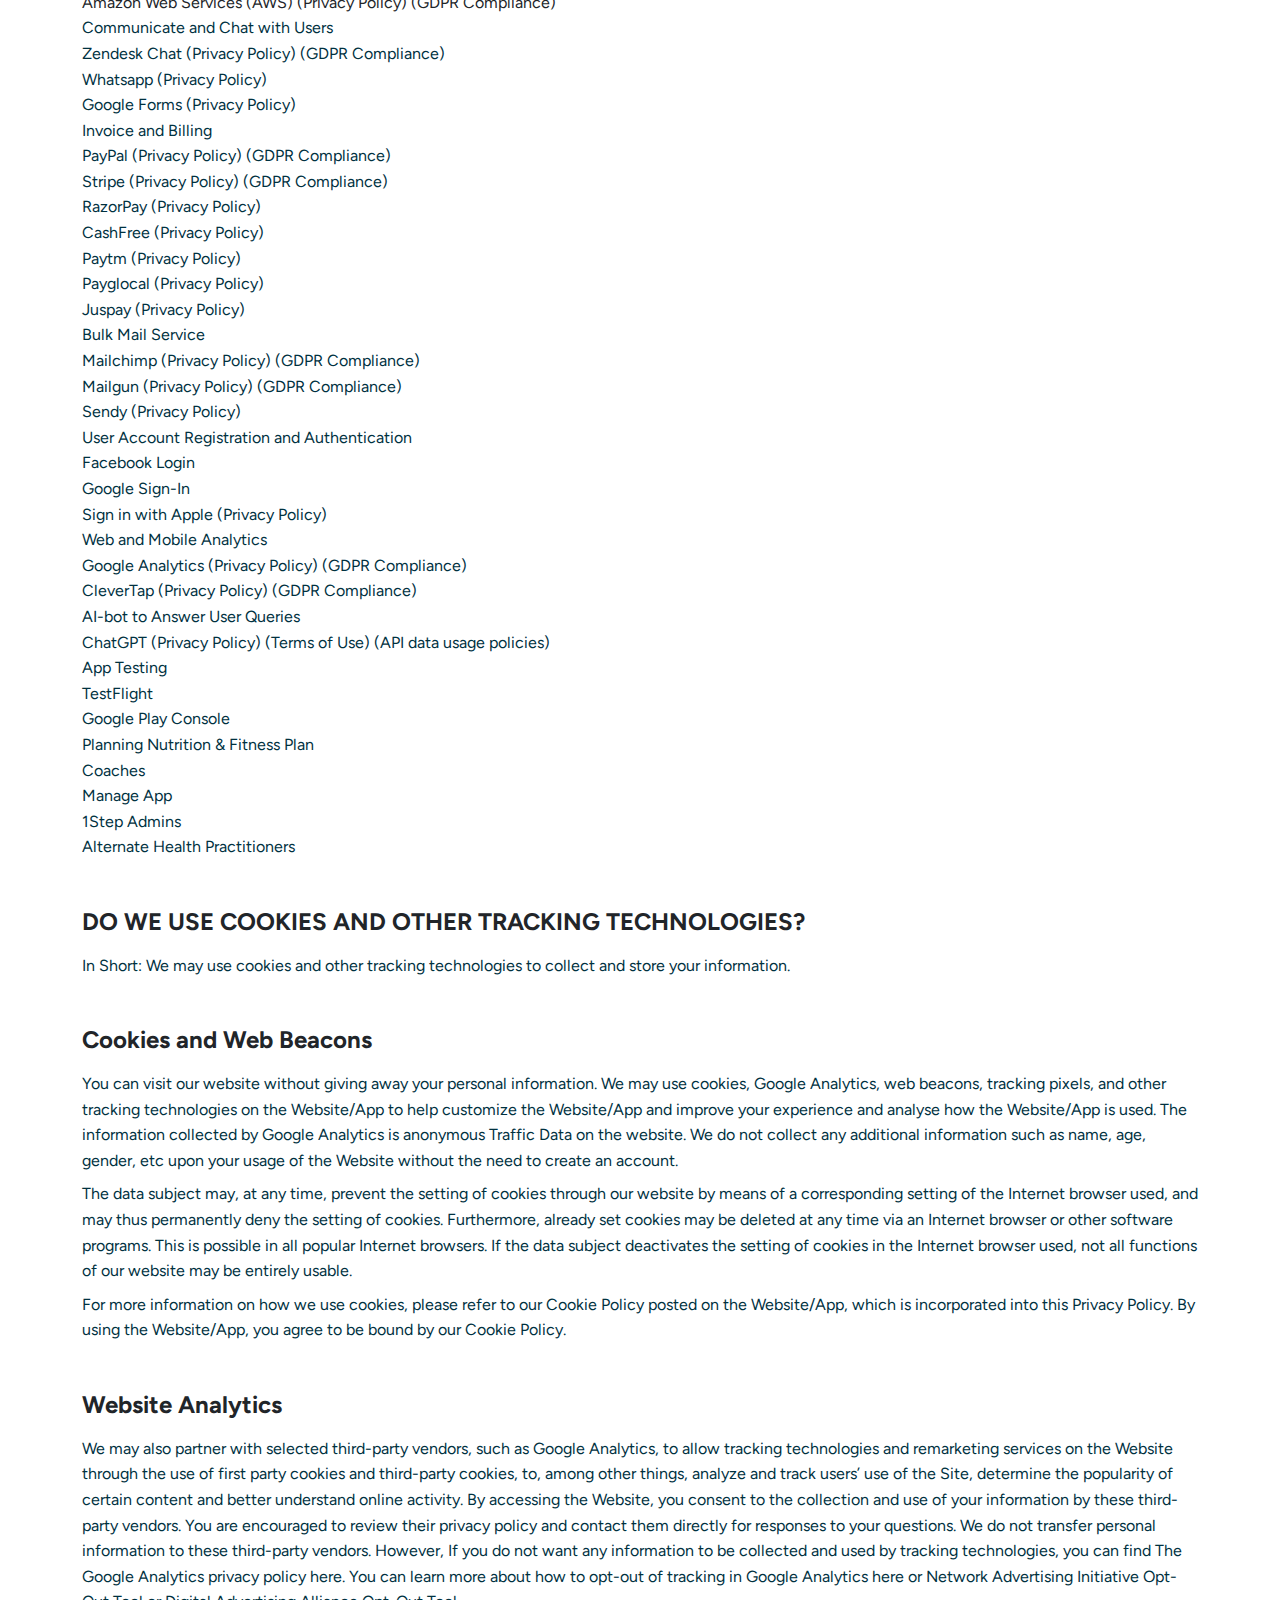
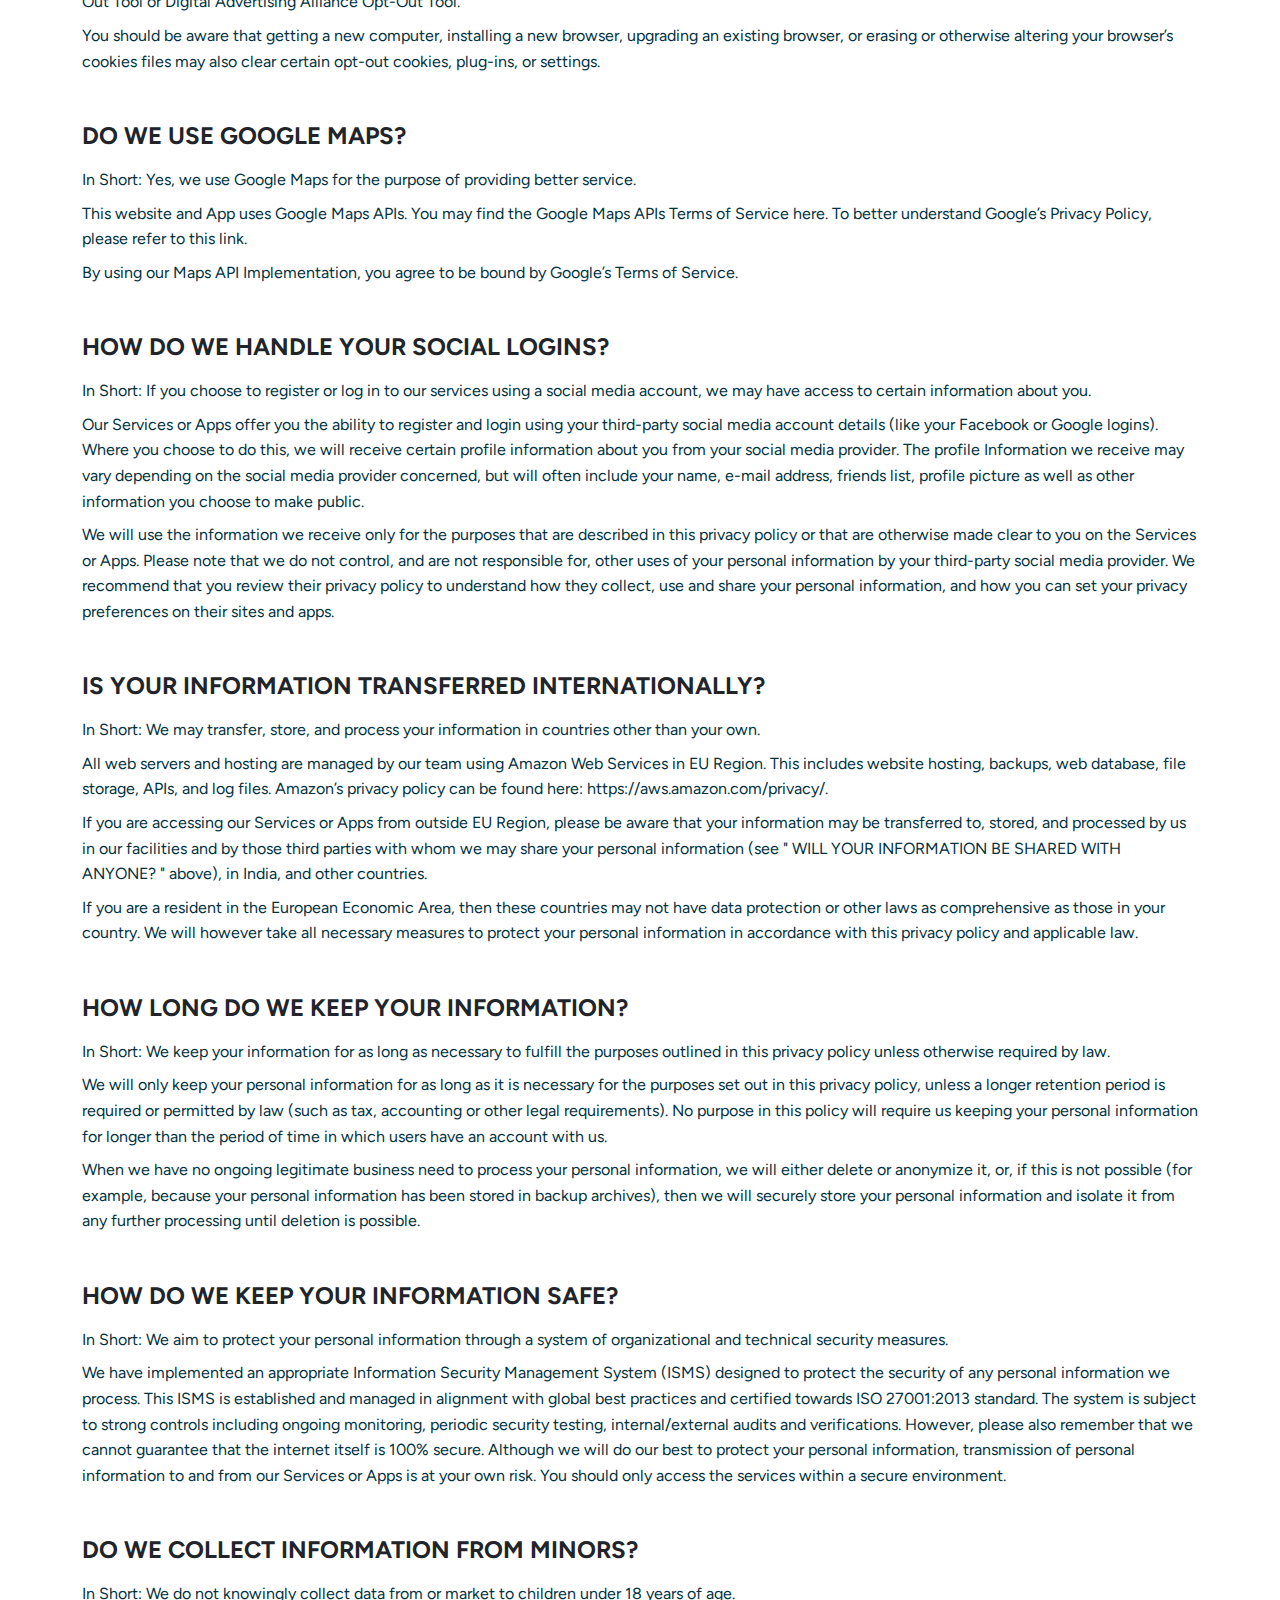
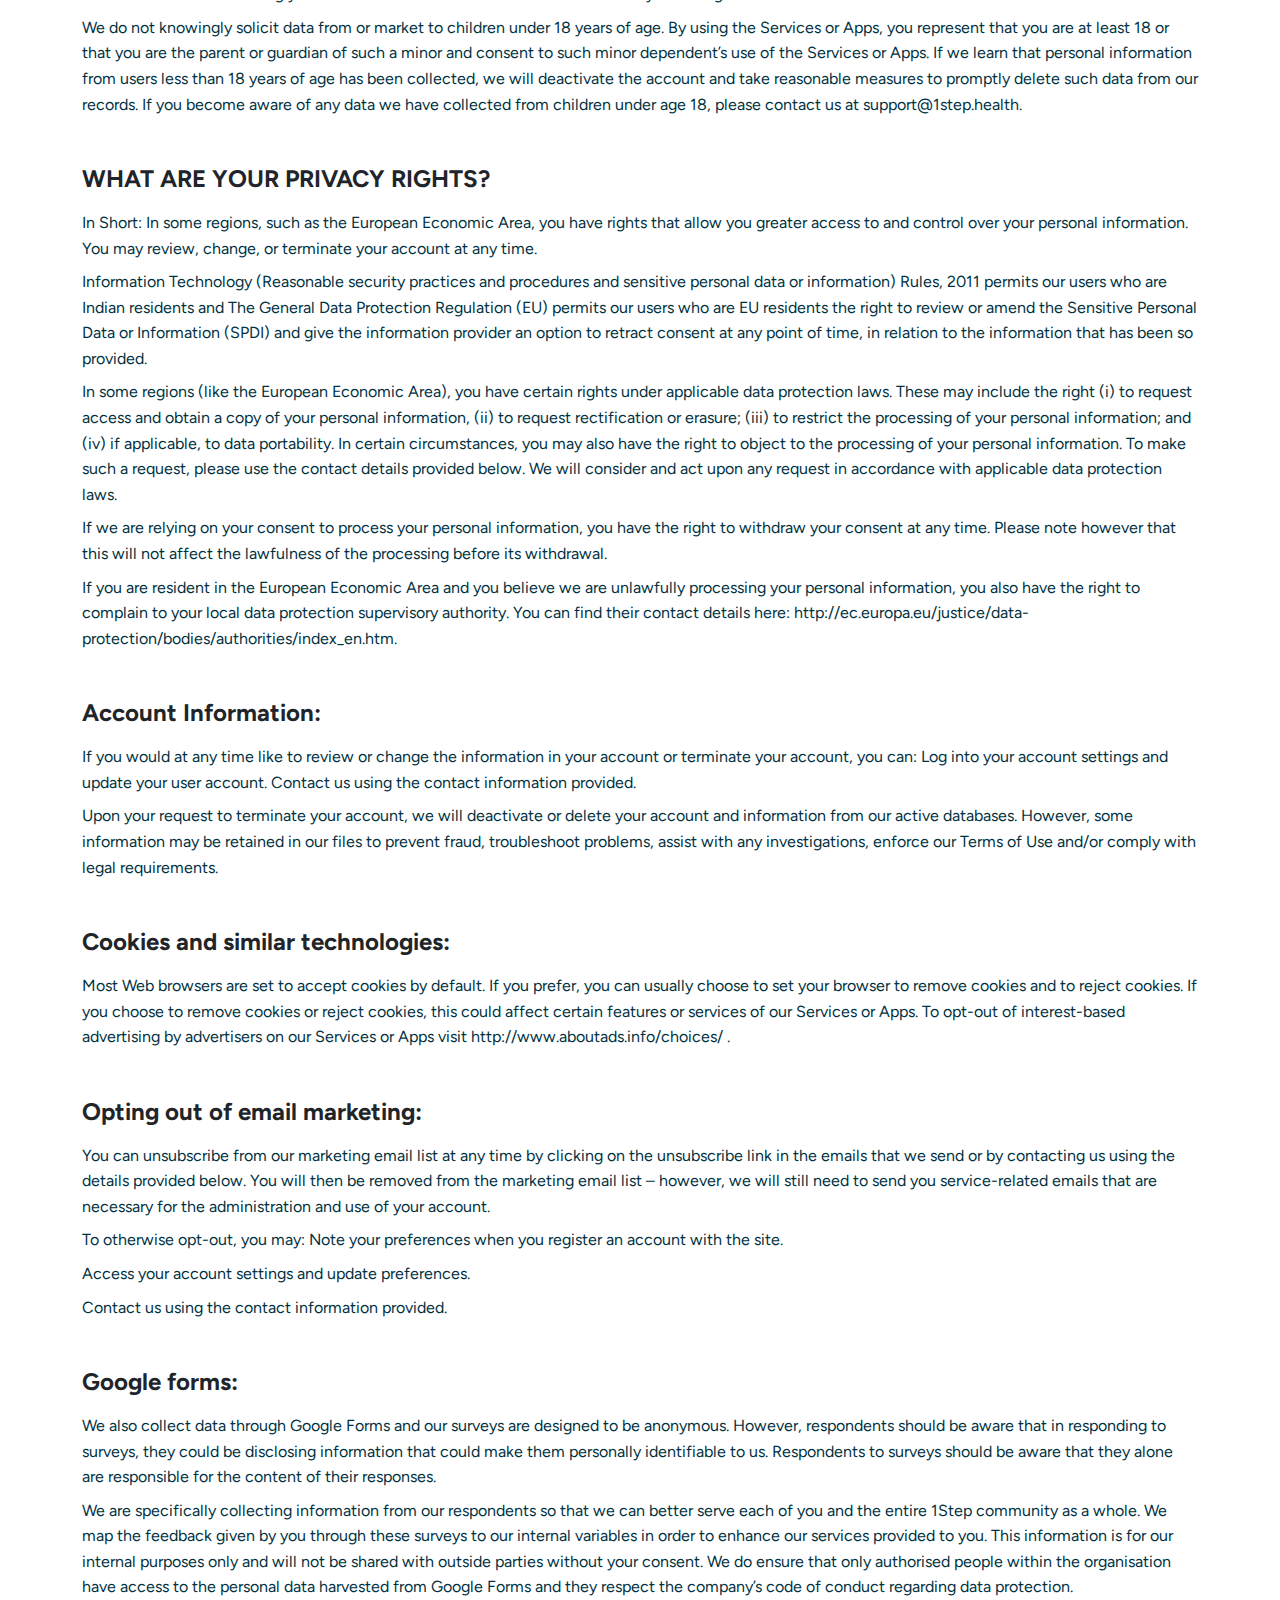
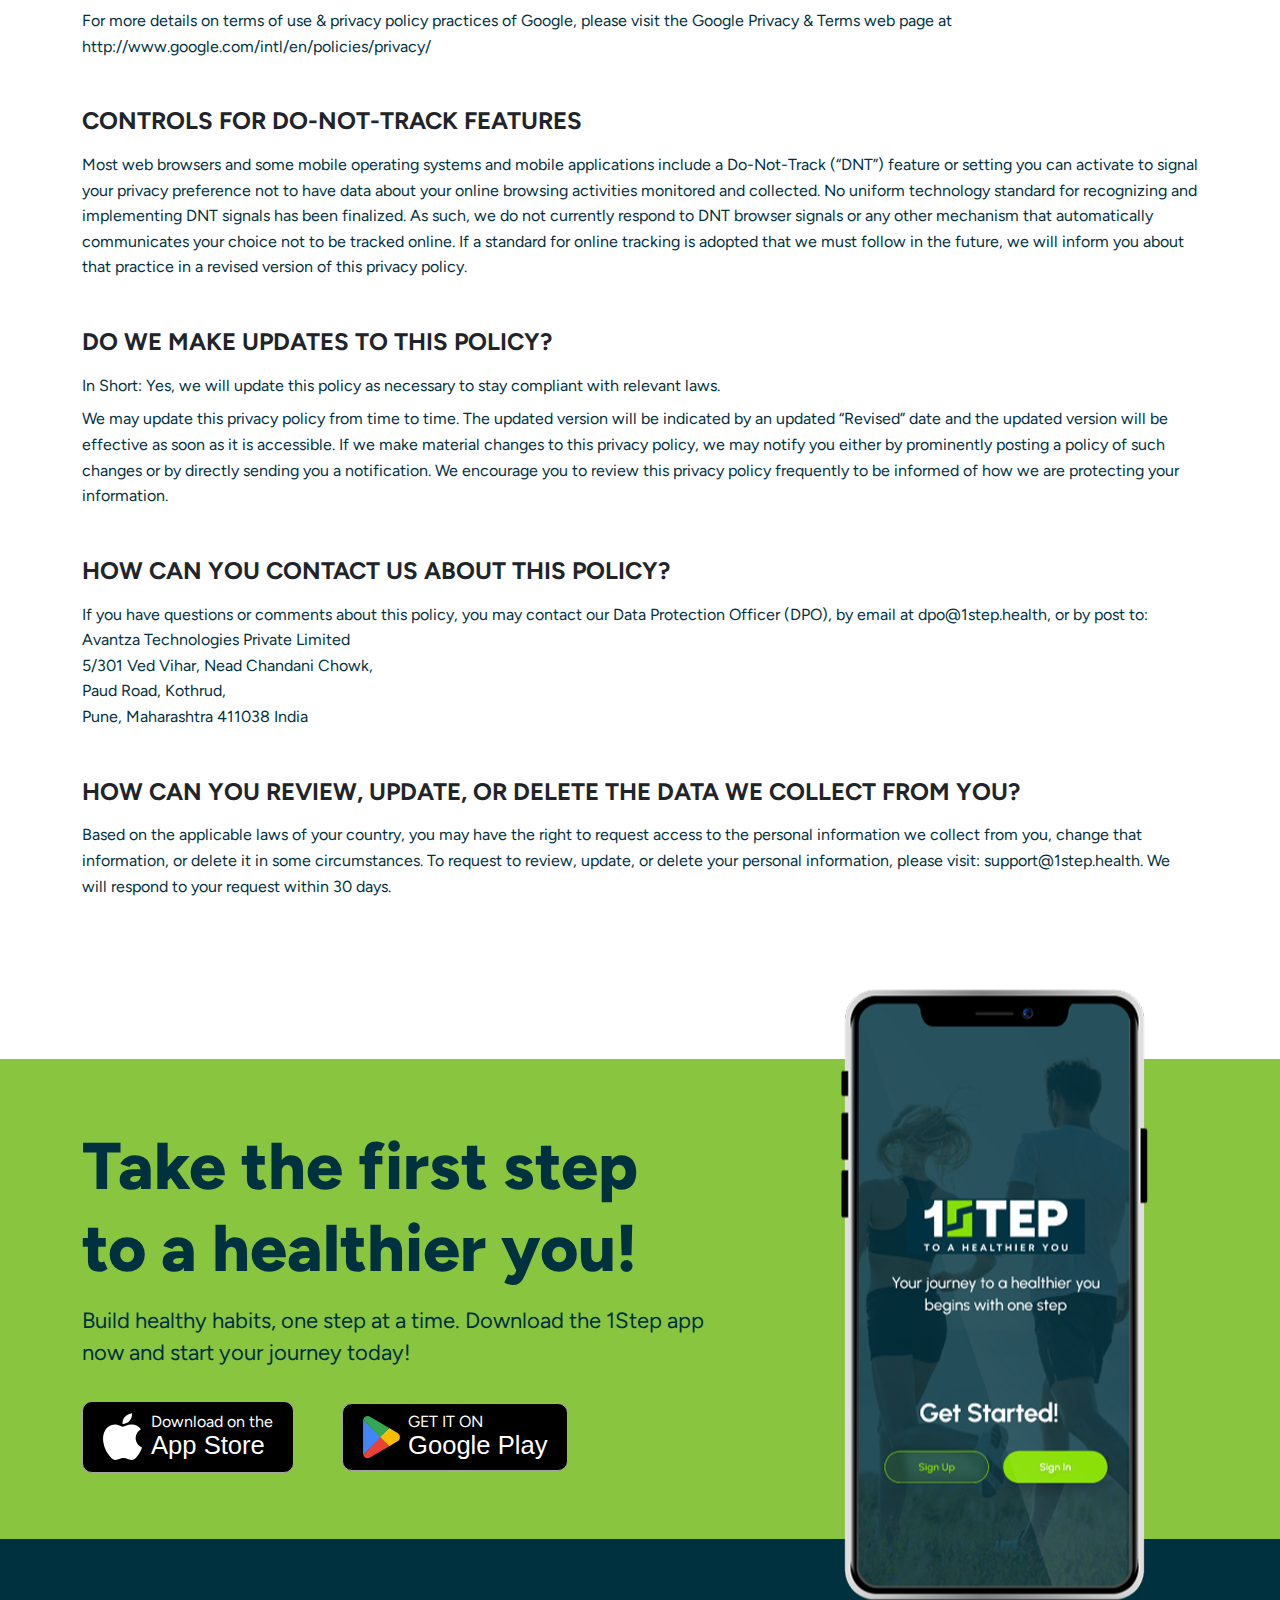
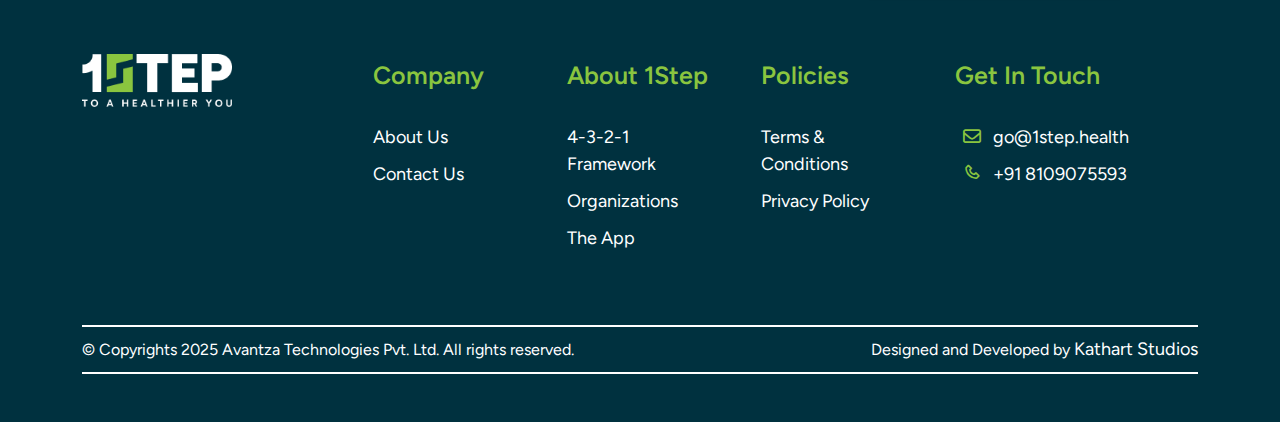
<file: privacy-policy.html>
<!DOCTYPE html>
<html lang="en">

<head>
  <meta charset="UTF-8">
  <meta name="viewport" content="width=device-width, initial-scale=1.0">
  <title>1Step</title>


  <!--Icons-->
  <link rel="apple-touch-icon" sizes="180x180" href="assets/img/favicon.png">
  <link rel="apple-touch-icon-precomposed" sizes="180x180" href="assets/img/favicon.png">
  <link rel="icon" type="image/png" sizes="32x32" href="assets/img/favicon.png">
  <link rel="icon" type="image/png" sizes="192x192" href="assets/img/favicon.png">
  <link rel="icon" type="image/png" sizes="16x16" href="assets/img/favicon.png">

  <link rel="mask-icon" href="assets/img/favicon.png">
  <meta name="msapplication-TileColor" content="#ffffff">
  <meta name="msapplication-TileImage" content="assets/img/favicon.png">
  <meta name="theme-color" content="#ffffff">

  <link rel="icon" type="image/x-icon" href="assets/img/favicon.png">

  <!-- CSS References -->
  <link rel="stylesheet" href="assets/css/bootstrap.min.css" />
  <link rel="stylesheet" href="assets/plugins/carousel/owl.carousel.min.css" />
  <link rel="stylesheet" href="assets/plugins/scroll_animation/scroll-animation.css" />
  <link rel="stylesheet" href="assets/css/common.css" />
  <link rel="stylesheet" href="assets/css/header.css" />
  <link rel="stylesheet" href="assets/css/footer.css" />
  <link rel="stylesheet" href="assets/css/contact.css" />

  <!--Font Reference-->
  <link rel="preconnect" href="https://fonts.googleapis.com">
  <link rel="preconnect" href="https://fonts.gstatic.com" crossorigin>
  <link href="https://fonts.googleapis.com/css2?family=Figtree:ital,wght@0,300..900;1,300..900&display=swap"
    rel="stylesheet">

  <!-- JS References -->
  <script src="assets/js/jquery.js "></script>

  <!-- Icons References -->
  <link href='https://unpkg.com/boxicons@2.1.2/css/boxicons.min.css' rel='stylesheet'>
  <link rel="stylesheet" href="https://cdnjs.cloudflare.com/ajax/libs/font-awesome/6.7.2/css/all.min.css"
    integrity="sha512-Evv84Mr4kqVGRNSgIGL/F/aIDqQb7xQ2vcrdIwxfjThSH8CSR7PBEakCr51Ck+w+/U6swU2Im1vVX0SVk9ABhg=="
    crossorigin="anonymous" referrerpolicy="no-referrer" />
</head>

<body>

  <!--Header Section Starts-->
  <div include="header.html"></div>
  <!--Header Section Ends-->

  <!--Thank you Message Section Starts-->
  <section id="terms" class="page-section">
    <div class="container mb-5">
      <h1 class="text-center mb-5">Privacy Policy</h1>

      <p> Thank you for choosing to be part of the 1Step Platform developed by Avantza Technologies Private Limited
        (hereinafte referred to as “Avantza”, "Company", “we”, “us”, or “our”). We are committed to protecting your
        personal information and your right to privacy. If you have any questions or concerns about our policy, or our
        practices with regards to your personal information, please contact us at support@1step.health, or reach out to
        our Data Protection Officer at dpo@1step.health, whose contact details are listed at the end of this policy.</p>

      <p>The use of our Platform which includes 1Step Mobile Application (hereinafter referred to as “App”) and Internet
        pages of 1Step Website – [www.1step.health] (hereinafter referred to as "Website") and our related Websites,
        platforms, Applications, Services, Products and content (hereinafter together with the Mobile Application and
        Website, collectively referred to as “Services”) is possible without any indication of personal data; however,
        if
        a data subject wants to use our services via our website or mobile application, processing of personal data
        becomes necessary. If the processing of personal data is necessary and there is no statutory basis for such
        processing, we generally obtain consent from the data subject.</p>

      <p> The processing of personal data, such as the name, address, e-mail address, or telephone number of a data
        subject
        shall always be in accordance with the Information Technology Act, 2000 and published in accordance with the
        provisions of Rule 4 of the Information Technology (Reasonable security practices and procedures and sensitive
        personal data or information) Rules, 2011 and The General Data Protection Regulation (GDPR) applicable to
        Avantza.
        By means of these data protection declarations, our enterprise would like to inform the general public of the
        nature, scope, and purpose of the personal data we collect, use and process. Furthermore, data subjects are
        informed, by means of this data protection declaration, of the rights to which they are entitled.</p>

      <p> When you visit our website and/or use our mobile application and/or and use our services, you trust us with
        your
        personal information. We take your privacy very seriously. In this privacy policy, we seek to explain to you in
        the clearest way possible what information we collect, how we use it, and what rights you have in relation to
        it.
        Please take some time to read through it carefully, as it is important. If there are any terms in this privacy
        policy that you do not agree with, please do not give this information to us if it is optional or discontinue
        use
        of our Services.</p>

      <p> This privacy policy applies to all information collected through our website (such as www.1step.health), App,
        chat
        applications like Whatsapp, social media accounts, email survey forms and/or any related services, sales,
        marketing or events (we refer to them collectively in this privacy policy as the "Services").</p>

      <p>Please read this privacy policy carefully as it will help you make informed decisions about sharing your
        personal
        information with us.</p>

      <p>IF YOU DO NOT AGREE WITH THE TERMS OF THIS PRIVACY POLICY, PLEASE DO NOT ACCESS THE WEBSITE/APP.</p>

      <h4 class="my-3 mt-5"><strong>TABLE OF CONTENTS</strong></h4>


      <ul style="list-style-type: decimal; list-style-position: inside;">
        <li> <a href="#winfo" style="color:#8AC53F;font-weight: bold;"> WHAT INFORMATION DO WE COLLECT?</a></li>
        <li><a href="#que2" style="color:#8AC53F;font-weight: bold;"> HOW DO WE USE YOUR INFORMATION? </a></li>
        <li> <a href="#que3" style="color:#8AC53F;font-weight: bold;">WILL YOUR INFORMATION BE SHARED WITH ANYONE?</a>
        </li>
        <li> <a href="#que4" style="color:#8AC53F;font-weight: bold;">WHO WILL YOUR INFORMATION BE SHARED WITH?</a></li>
        <li> <a href="#que5" style="color:#8AC53F;font-weight: bold;">DO WE USE COOKIES AND OTHER TRACKING
            TECHNOLOGIES?</a></li>
        <li> <a href="#que6" style="color:#8AC53F;font-weight: bold;">DO WE USE GOOGLE MAPS?</a></li>
        <li> <a href="#que7" style="color:#8AC53F;font-weight: bold;">HOW DO WE HANDLE YOUR SOCIAL LOGINS?</a></li>
        <li><a href="#que8" style="color:#8AC53F;font-weight: bold;">IS YOUR INFORMATION TRANSFERRED
            INTERNATIONALLY?</a></li>
        <li><a href="#que9" style="color:#8AC53F;font-weight: bold;">HOW LONG DO WE KEEP YOUR INFORMATION?</a></li>
        <li> <a href="#que10" style="color:#8AC53F;font-weight: bold;">HOW DO WE KEEP YOUR INFORMATION SAFE?</a></li>
        <li><a href="#que11" style="color:#8AC53F;font-weight: bold;">DO WE COLLECT INFORMATION FROM MINORS?</a></li>
        <li><a href="#que12" style="color:#8AC53F;font-weight: bold;">WHAT ARE YOUR PRIVACY RIGHTS?</a></li>
        <li> <a href="#que13" style="color:#8AC53F;font-weight: bold;">CONTROLS FOR DO-NOT-TRACK FEATURES</a></li>
        <li> <a href="#que14" style="color:#8AC53F;font-weight: bold;">DO WE MAKE UPDATES TO THIS POLICY?</a></li>
        <li> <a href="#que15" style="color:#8AC53F;font-weight: bold;">HOW CAN YOU CONTACT US ABOUT THIS POLICY?</a>
        </li>
        <li> <a href="#que16" style="color:#8AC53F;font-weight: bold;">HOW CAN YOU REVIEW, UPDATE, OR DELETE THE DATA WE
            COLLECT FROM YOU?</a></li>
      </ul>

      </a>


      <div id="winfo" class="mt-5">

        <h4 class="my-3 mt-5"><strong>WHAT INFORMATION DO WE COLLECT?</strong></h4>
        <p><strong>Information you provide</strong></p>

        <p> In Short: We collect certain personal information necessary to provide you services, when you create an
          account
          with us.</p>

        <p> We collect personal information such as your name and email address when you create an account with us.</p>
        <p>We require certain personal information to provide you products or services such as:</p>

        <p>Your birth date, gender, phone number, mailing address;</p>

        <p>Your weight, height, lifestyle, food preferences, nutrition data, workouts, physical activity, photographs,
          medical conditions, health goals, steps, sleep data, oxygen saturation (SPO2) data, Heart Rate and variations
          (HRV), Respiratory rate, Resting Heart Rate (RHR), body temperature, activity data, calories or other fitness
          regimes and health-related information as our services and products are further developed;</p>

        <h4 class="my-3 mt-5"> <strong>Apple App Transparency API :</strong> </h4>
        <p>We ask users for explicit consent via Apple App Transparency API
          and if the user denies the access, then we do not track the users on the App and we will not ask the users to
          give their consent at any point.</p>

        <p>Your Contributions, Information and content, you provide. We collect the content, communications and other
          information you provide when you use our Services, including when you sign up for an account, sign in, create
          or
          share content, and message or communicate with others. This can include any information in or about the
          content
          (including without limitation, any text, information, graphics, messages, photos, images, location of a photo,
          the date a file was created, nutritional information contributed to the Food Database and works of authorship
          kind), data, questions, comments, suggestions or other content, including personally identifiable information
          that you upload, send, email, display, perform, distribute, post or otherwise transmit to us, at our request
          or
          on your own, on, or through the Services (such as message boards, recipe logging), whether in connection with
          your use of the Services or through the use of any Third Party Websites or Third Party Services or otherwise,
          and whether publicly posted or privately transmitted.</p>

        <p>Your Messages : We store messages, photos, videos and documents from your chats on our servers so that you
          can
          access your chat data from any of your devices anytime without having to rely on third-party backups. All data
          is stored encrypted. Our developers do not access the user data.</p>

        <p> Payment Data : We may collect data necessary to process your payment if you make purchases, such as your
          payment
          instrument number (such as a credit card number), and the security code associated with your payment
          instrument.
          All payment data is stored by Cashfree, RazorPay, PayPal, Payglocal, Juspay, and Stripe.</p>


        <h4 class="my-3 mt-5"><strong>Information automatically collected</strong></h4>

        <p>In Short : Some information – such as IP address and/or browser and device characteristics – is collected
          automatically when you visit our Services or Apps.</p>

        <p>We automatically collect certain information when you visit, use or navigate the Services through our App or
          Website. This information does not reveal your specific identity (like your name or contact information) but
          may
          include device and usage information, such as your IP address, browser and device characteristics, operating
          system, language preferences, referring URLs, device name, country, location, information about how and when
          you
          use our Services or Apps and other technical information. This information is primarily needed to maintain the
          security and operation of our Website/App/Services, and for our internal analytics and reporting purposes.</p>

        <p>Like many businesses, we also collect information through cookies and similar technologies.</p>

        <h4 class="my-3 mt-5"><strong>Information collected through our App</strong></h4>

        <p>In Short: We may collect information regarding your geo-location, mobile device, push notifications, when you
          use
          our apps.</p>

        <p>If you use our App, we may also collect the following information:
          Geo-Location Information:
          We may request access or permission to and track location-based information from your mobile device, either
          continuously or while you are using our App, to provide location-based services like tagging your location to
          a
          post.
          If you wish to change our access or permissions, you may do so in your device’s settings.</p>

        <h4 class="my-3 mt-5"> <strong>Mobile Device Access :</strong></h4>

        <p> We may request access or permission to certain features from your mobile device, including your :
          Mobile device’s storage to read &amp; write videos, pictures &amp; pdf files from the device,
          Contacts to find your connections who are already using our services,
          Camera to capture images &amp; videos to provide services,
          Record Audio to capture audio while recording a video or live video streaming,
          Social media accounts to login to your 1Step account.
          Data about health from iOS HealthKit, Health app and Google Fit.</p>

        <p>The App makes use of Apple’s HealthKit and your HealthKit information. If you grant our App access to
          HealthKit,
          our App can read information such as Steps and Sleep data, from HealthKit. Your unique health data you choose
          to
          send from HealthKit (including sleep and steps) is not accessible by the 1Step App and is not transferred by
          1Step
          App to any third parties for marketing or advertising and not used by 1Step to track the users in any way
          other
          than specified in this Privacy Policy. Our App cannot write data to HealthKit. You can remove Apple HealthKit
          read
          access to 1Step App at any time inside the Apple Health app.
          We handle all iOS Health app and HealthKit data in accordance with Apple's development guidelines. To view
          Apple's
          HealthKit developer guidelines, go to
          https://developer.apple.com/app-store/review/guidelines/#health-and-health-research.</p>

        <p> We handle Google Fit data in accordance with Google Fit Terms of Service. To view Google Fit Terms of
          Service
          go
          to https://developers.google.com/fit/terms.
          We handle Google Health Connect data in accordance with Google Health Connect Permissions policy. To view
          Google
          Health Connect Permissions policy go to
          https://support.google.com/googleplay/android-developer/answer/12991134?hl=en.</p>

        <p> If you wish to change any of our access or permissions, you may do so in your device’s settings. However,
          revoking
          these permissions may prevent you from using all or some of the functionality of our services.</p>

        <h4 class="my-3 mt-5"><strong>Mobile Device Data</strong></h4>

        <p>We may automatically collect device information (such as your mobile device ID, model and manufacturer),
          operating
          system, version information and IP address.</p>

        <p>Push Notifications. We may request to send you push notifications regarding your account or the App. If you
          wish
          to opt-out from receiving these types of communications, you may turn them off in your device’s settings.</p>

        <p> Messages via messaging apps: We may request to send you notifications via Whatsapp and/or other messaging
          apps. If
          you wish to opt out from receiving communications on your chat applications, you may decline/disagree when
          prompted on our platform.</p>
      </div>

      <div id="que2">
        <h4 class="my-3 mt-5"><strong>HOW DO WE USE YOUR INFORMATION?</strong></h4>

        <p>In Short: We process your information for purposes based on legitimate business interests, the fulfillment of
          our
          contract with you, compliance with our legal obligations, and/or your consent.</p>

        <p>We use personal information collected via our Website/App/Services for a variety of business purposes
          described
          below. We process your personal information for these purposes in reliance on our legitimate business
          interests,
          in order to enter into or perform a contract with you, with your consent, and/or for compliance with our legal
          obligations. We indicate the specific processing grounds we rely on next to each purpose listed below.</p>

        <p> We use the information we collect or receive :
          To facilitate account creation and logon process. If you choose to link your account with us to a third-party
          account *(such as your Google or Facebook account), we use the information you allowed us to collect from
          those
          third parties to facilitate account creation and logon process for the performance of the contract. See the
          section below headed " HOW DO WE HANDLE YOUR SOCIAL LOGINS " for further information.</p>

        <p>To send you marketing and promotional communications. We and/or our third-party marketing partners, after
          taking
          explicit consent from you, may use the personal information you send to us such as name and email for our
          marketing purposes, if this is in accordance with your marketing preferences. You can opt-out of our marketing
          emails at any time (see the " WHAT ARE YOUR PRIVACY RIGHTS " below).</p>

        <p>To send administrative information to you. We may use your personal information to send you product, service
          and
          new feature information and/or information about changes to our terms, conditions, and policies.</p>

        <p> To track your nutrition intake, weight and fitness routine. 1Step Coaches require information about your
          eating
          habits, changes in your body weight and your fitness regime to craft a personalised Nutrition and Training
          Plans
          and to monitor your progress.
          Fulfill and manage your orders. We may use your information to fulfill and manage your orders, payments,
          returns,
          and exchanges made through the Services or Apps to deliver products to you, including through our delivery
          partners.</p>

        <p> To post testimonials. We post testimonials on our Services or Apps that may contain personal information.
          Prior to
          posting a testimonial, we will obtain your consent to use your name and testimonial. If you wish to update, or
          delete your testimonial, please contact us at support@1step.health and be sure to include your name,
          testimonial
          location, and contact information.</p>

        <p>Administer prize draws and competitions. We may use your information to administer prize draws and
          competitions
          when you elect to participate in competitions.</p>

        <p> Request Feedback. We may use your information to request feedback via calls/emails/survey tools and to
          contact
          you
          about your use of our Services or Apps.</p>

        <p> To protect our Services. We may use your information as part of our efforts to keep our Services or Apps
          safe
          and
          secure (for example, for fraud monitoring and prevention).</p>

        <p>To enable user-to-user communications. We may use your information in order to enable user-to-user
          communications
          with each user's consent.</p>

        <p> To enforce our terms, conditions and policies for Business Purposes, Legal Reasons and Contractual.</p>

        <p>To respond to legal requests and prevent harm. If we receive a subpoena or other legal request, we may need
          to
          inspect the data we hold to determine how to respond.</p>

        <p> To manage user accounts. We may use your information for the purposes of managing our account and keeping it
          in
          working order.</p>

        <p>To deliver services to the user. We may use your information to provide you with the requested service.</p>

        <p> To respond to user inquiries/offer support to users. We may use your information to respond to your
          inquiries
          and
          solve any potential issues you might have with the use of our Services.</p>

        <p>For Marketing, Publicity &amp; Promotions. 1Step may also publish User’s name, voice, likeness and other
          Personal
          Information that is part of User’s User Content, and 1Step may use the content, or any portion of the content,
          for
          advertising, marketing, publicity and promotional activities, provided that 1Step will not exercise such
          rights
          as
          to any User Content which identifies User in a public manner unless User provides a separate consent to 1Step
          in
          writing (email is sufficient) authorizing such use. For full terms and conditions regarding User Content User
          submits to the Service, please review 1Step’s Terms &amp; Conditions.</p>

        <p>We may store, display, reproduce, publish, distribute or otherwise use User Content online or offline in any
          media
          or format (currently existing or hereafter developed) and may or may not attribute it to User. Others may have
          access to this User Content and may have the ability to share it with third parties. Please think carefully
          before
          deciding what information User shares, including Personal Information, in connection with User’s User Content.
          Be
          aware that public postings are not confidential. Please note that 1Step does not control who will have access
          to
          the information that User chooses to make public and cannot ensure that parties who have access to such
          publicly
          available information will respect User’s privacy or keep it secure. 1Step is not responsible for the privacy
          or
          security of any information that User makes publicly available on the Service, the Mobile App or Website or
          what
          others do with information User shares with them on the Mobile App and Website. 1Step is not responsible for
          the
          accuracy, use or misuse of any User Content that User discloses or receives from third parties through the
          Service.</p>

        <p>For other Business Purposes. We may use your information for other Business Purposes, such as data analysis,
          identifying usage trends, determining the effectiveness of our promotional campaigns and to evaluate and
          improve
          our Services or Apps, products, marketing and your experience. We may use and store this information in
          aggregated
          and anonymized form so that it is not associated with individual end users and does not include personal
          information. We will not use identifiable personal information without your consent.</p>
      </div>

      <div id="que3">
        <h4 class="my-3 mt-5"><strong>WILL YOUR INFORMATION BE SHARED WITH ANYONE?</strong></h4>

        <p> In Short : We only share information with your consent, to comply with laws, to provide you with services,
          to
          protect your rights, or to fulfill business obligations.</p>

        <p> We may process or share data based on the following legal basis:
          Consent : We process your sensitive personal data or information if you have given us specific consent to use
          it
          for a specific purpose.</p>

        <p>Legitimate Interests : We may process your data when it is reasonably necessary to achieve our legitimate
          business
          interests.
          Performance of a Contract : Where we have entered into a contract with you, we may process your personal
          information to fulfill the terms of our contract.</p>

        <p>Legal Obligations : We may disclose your information where we are legally required to do so in order to
          comply
          with applicable law, governmental requests, a judicial proceeding, court order, or legal process, such as in
          response to a court order or a subpoena (including in response to public authorities to meet national security
          or
          law enforcement requirements).</p>

        <p> Vital Interests : We may disclose your information where we believe it is necessary to investigate, prevent,
          or
          take action regarding potential violations of our policies, suspected fraud, situations involving potential
          threats to the safety of any person and illegal activities, or as evidence in litigation in which we are
          involved.</p>

        <p> More specifically, we may need to process your data or share your personal information in the following
          situations
          :
          Vendors, Consultants and Other Third-Party Service Providers: We may share your data with third party vendors,
          service providers, contractors or agents who perform services for us or on our behalf and require access to
          such
          information to do that work. Examples include: Coaches, Alternate Health Practitioners, payment processing,
          data
          analysis, email delivery, delivery partners, hosting services and marketing efforts. We may allow selected
          third
          parties to use tracking technology on the Website/App/Services, which will enable them to collect data about
          how
          you interact with the Website/App/Services over time. This information may be used, among other things, to
          analyse
          and track data, determine the popularity of certain content and better understand online activity. Unless
          described in this Policy, we do not share, sell, rent or trade any of your information with third parties for
          their promotional purposes. We have contracts in place with our data processors, which are designed to help
          safeguard your personal information. This means that they cannot do anything with your personal information
          unless
          we have instructed them to do it. They will also not share your personal information with any organization
          apart
          from us. They also commit to protect the data they hold on our behalf and to retain it for the period we
          instruct.</p>

        <p> Other Users : When you share personal information (for example, by posting comments, contributions or other
          content to the Services) or otherwise interact with public areas of the Services, such personal information
          may
          be
          viewed by all users and may be publicly made available outside the Services in perpetuity. If you interact
          with
          other users of the Website/App, those users may see your name, profile photo, and descriptions of your
          activity,
          including sending invitations to other users, chatting with other users, liking posts, posting comments,
          posting
          reviews, following Forums.</p>

        <p> Online Postings : When you post comments, contributions or other content to the Website/App, your posts may
          be
          viewed by all users and may be publicly distributed outside the Website/App in perpetuity.
          Business Transfers. We may share or transfer your information in connection with, or during negotiations of,
          any
          merger, sale of company assets, financing, or acquisition of all or a portion of our business to another
          company.</p>

        <p> Third-Party Advertisers : We may use third-party advertising companies to serve ads when you visit the
          Services or
          Apps. These companies may use information about your visits to our Website(s) and other websites that are
          contained in web cookies and other tracking technologies in order to provide advertisements about goods and
          services of interest to you.</p>

        <p> Third-party Websites: The Website/App may contain links to third-party websites and applications of
          interest,
          including advertisements and external services, that are not affiliated with us. Once you have used these
          links
          to
          leave the Website/App, any information you provide to these third parties is not covered by this Privacy
          Policy,
          and we cannot guarantee the safety and privacy of your information. Before visiting and providing any
          information
          to any third-party websites, you should inform yourself of the privacy policies and practices (if any) of the
          third party responsible for that website, and should take those steps necessary to, in your discretion,
          protect
          the privacy of your information. We are not responsible for the content or privacy and security practices and
          policies of any third parties, including other sites, services or applications that may be linked to or from
          the
          Website/App.</p>

      </div>

      <div id="que4">
        <h4 class="my-3 mt-5"> <strong>WHO WILL YOUR INFORMATION BE SHARED WITH?</strong></h4>

        <p> In Short: We only share information with the following third parties.</p>

        <p>We only share and disclose your information with the following third parties. We have categorized each party
          so
          that you may easily understand the purpose of our data collection and processing practices. If we have
          processed
          your data based on your consent and you wish to revoke your consent, please contact us using the contact
          details
          provided in the section below titled "HOW CAN YOU CONTACT US ABOUT THIS NOTICE?".</p>
        Cloud Computing Services<br>
        Amazon Web Services (AWS) (Privacy Policy) (GDPR Compliance)<br>

        <p> Communicate and Chat with Users<br>
          Zendesk Chat (Privacy Policy) (GDPR Compliance)<br>

          Whatsapp (Privacy Policy)<br>

          Google Forms (Privacy Policy)<br>

          Invoice and Billing <br>
          PayPal (Privacy Policy) (GDPR Compliance)<br>
          Stripe (Privacy Policy) (GDPR Compliance)<br>
          RazorPay (Privacy Policy)<br>
          CashFree (Privacy Policy)<br>
          Paytm (Privacy Policy)<br>
          Payglocal (Privacy Policy)<br>
          Juspay (Privacy Policy)<br>

          Bulk Mail Service<br>
          Mailchimp (Privacy Policy) (GDPR Compliance)<br>
          Mailgun (Privacy Policy) (GDPR Compliance)<br>
          Sendy (Privacy Policy)<br>

          User Account Registration and Authentication<br>
          Facebook Login<br>
          Google Sign-In<br>
          Sign in with Apple (Privacy Policy)<br>

          Web and Mobile Analytics<br>
          Google Analytics (Privacy Policy) (GDPR Compliance)<br>
          CleverTap (Privacy Policy) (GDPR Compliance)<br>

          AI-bot to Answer User Queries<br>
          ChatGPT (Privacy Policy) (Terms of Use) (API data usage policies)<br>

          App Testing<br>
          TestFlight<br>
          Google Play Console<br>

          Planning Nutrition &amp; Fitness Plan<br>
          Coaches<br>

          Manage App<br>
          1Step Admins<br>

          Alternate Health Practitioners</p>
      </div>

      <div id="que5">
        <h4 class="my-3 mt-5"><strong>DO WE USE COOKIES AND OTHER TRACKING TECHNOLOGIES?</strong></h4>

        <p>In Short: We may use cookies and other tracking technologies to collect and store your information.</p>

        <h4 class="my-3 mt-5"><strong>Cookies and Web Beacons</strong></h4>

        <p> You can visit our website without giving away your personal information. We may use cookies, Google
          Analytics,
          web
          beacons, tracking pixels, and other tracking technologies on the Website/App to help customize the Website/App
          and
          improve your experience and analyse how the Website/App is used. The information collected by Google Analytics
          is
          anonymous Traffic Data on the website. We do not collect any additional information such as name, age, gender,
          etc
          upon your usage of the Website without the need to create an account.</p>

        <p> The data subject may, at any time, prevent the setting of cookies through our website by means of a
          corresponding
          setting of the Internet browser used, and may thus permanently deny the setting of cookies. Furthermore,
          already
          set cookies may be deleted at any time via an Internet browser or other software programs. This is possible in
          all
          popular Internet browsers. If the data subject deactivates the setting of cookies in the Internet browser
          used,
          not all functions of our website may be entirely usable.</p>

        <p>For more information on how we use cookies, please refer to our Cookie Policy posted on the Website/App,
          which
          is
          incorporated into this Privacy Policy. By using the Website/App, you agree to be bound by our Cookie Policy.
        </p>

        <h4 class="my-3 mt-5"><strong>Website Analytics</strong></h4>

        <p> We may also partner with selected third-party vendors, such as Google Analytics, to allow tracking
          technologies
          and remarketing services on the Website through the use of first party cookies and third-party cookies, to,
          among
          other things, analyze and track users’ use of the Site, determine the popularity of certain content and better
          understand online activity. By accessing the Website, you consent to the collection and use of your
          information
          by
          these third-party vendors. You are encouraged to review their privacy policy and contact them directly for
          responses to your questions. We do not transfer personal information to these third-party vendors. However, If
          you
          do not want any information to be collected and used by tracking technologies, you can find The Google
          Analytics
          privacy policy here. You can learn more about how to opt-out of tracking in Google Analytics here or Network
          Advertising Initiative Opt-Out Tool or Digital Advertising Alliance Opt-Out Tool.</p>

        <p> You should be aware that getting a new computer, installing a new browser, upgrading an existing browser, or
          erasing or otherwise altering your browser’s cookies files may also clear certain opt-out cookies, plug-ins,
          or
          settings.</p>
      </div>

      <div id="que6">
        <h4 class="my-3 mt-5"><strong>DO WE USE GOOGLE MAPS?</strong></h4>

        <p> In Short: Yes, we use Google Maps for the purpose of providing better service.</p>

        <p> This website and App uses Google Maps APIs. You may find the Google Maps APIs Terms of Service here. To
          better
          understand Google’s Privacy Policy, please refer to this link.</p>

        <p> By using our Maps API Implementation, you agree to be bound by Google’s Terms of Service.</p>

      </div>

      <div id="que7">
        <h4 class="my-3 mt-5"><strong>HOW DO WE HANDLE YOUR SOCIAL LOGINS?</strong></h4>

        <p> In Short: If you choose to register or log in to our services using a social media account, we may have
          access
          to
          certain information about you.</p>

        <p> Our Services or Apps offer you the ability to register and login using your third-party social media account
          details (like your Facebook or Google logins). Where you choose to do this, we will receive certain profile
          information about you from your social media provider. The profile Information we receive may vary depending
          on
          the social media provider concerned, but will often include your name, e-mail address, friends list, profile
          picture as well as other information you choose to make public.</p>

        <p> We will use the information we receive only for the purposes that are described in this privacy policy or
          that
          are
          otherwise made clear to you on the Services or Apps. Please note that we do not control, and are not
          responsible
          for, other uses of your personal information by your third-party social media provider. We recommend that you
          review their privacy policy to understand how they collect, use and share your personal information, and how
          you
          can set your privacy preferences on their sites and apps.</p>

      </div>


      <div id="que8">
        <h4 class="my-3 mt-5"><strong>IS YOUR INFORMATION TRANSFERRED INTERNATIONALLY?</strong></h4>

        <p> In Short: We may transfer, store, and process your information in countries other than your own.</p>

        <p>All web servers and hosting are managed by our team using Amazon Web Services in EU Region. This includes
          website
          hosting, backups, web database, file storage, APIs, and log files. Amazon’s privacy policy can be found here:
          https://aws.amazon.com/privacy/.</p>

        <p> If you are accessing our Services or Apps from outside EU Region, please be aware that your information may
          be
          transferred to, stored, and processed by us in our facilities and by those third parties with whom we may
          share
          your personal information (see " WILL YOUR INFORMATION BE SHARED WITH ANYONE? " above), in India, and other
          countries.</p>

        <p> If you are a resident in the European Economic Area, then these countries may not have data protection or
          other
          laws as comprehensive as those in your country. We will however take all necessary measures to protect your
          personal information in accordance with this privacy policy and applicable law.</p>
      </div>

      <div id="que9">
        <h4 class="my-3 mt-5"><strong>HOW LONG DO WE KEEP YOUR INFORMATION?</strong></h4>

        <p> In Short: We keep your information for as long as necessary to fulfill the purposes outlined in this privacy
          policy unless otherwise required by law.</p>

        <p> We will only keep your personal information for as long as it is necessary for the purposes set out in this
          privacy policy, unless a longer retention period is required or permitted by law (such as tax, accounting or
          other
          legal requirements). No purpose in this policy will require us keeping your personal information for longer
          than
          the period of time in which users have an account with us.</p>

        <p> When we have no ongoing legitimate business need to process your personal information, we will either delete
          or
          anonymize it, or, if this is not possible (for example, because your personal information has been stored in
          backup archives), then we will securely store your personal information and isolate it from any further
          processing
          until deletion is possible.</p>
      </div>

      <div id="que10">
        <h4 class="my-3 mt-5"> <strong>HOW DO WE KEEP YOUR INFORMATION SAFE?</strong></h4>

        <p> In Short: We aim to protect your personal information through a system of organizational and technical
          security
          measures.</p>

        <p> We have implemented an appropriate Information Security Management System (ISMS) designed to protect the
          security
          of any personal information we process. This ISMS is established and managed in alignment with global best
          practices and certified towards ISO 27001:2013 standard. The system is subject to strong controls including
          ongoing monitoring, periodic security testing, internal/external audits and verifications. However, please
          also
          remember that we cannot guarantee that the internet itself is 100% secure. Although we will do our best to
          protect
          your personal information, transmission of personal information to and from our Services or Apps is at your
          own
          risk. You should only access the services within a secure environment.</p>
      </div>


      <div id="que11">
        <h4 class="my-3 mt-5"> <strong>DO WE COLLECT INFORMATION FROM MINORS?</strong></h4>

        <p> In Short: We do not knowingly collect data from or market to children under 18 years of age.</p>

        <p> We do not knowingly solicit data from or market to children under 18 years of age. By using the Services or
          Apps,
          you represent that you are at least 18 or that you are the parent or guardian of such a minor and consent to
          such
          minor dependent’s use of the Services or Apps. If we learn that personal information from users less than 18
          years
          of age has been collected, we will deactivate the account and take reasonable measures to promptly delete such
          data from our records. If you become aware of any data we have collected from children under age 18, please
          contact us at support@1step.health.</p>
      </div>

      <div id="que12">
        <h4 class="my-3 mt-5"><strong>WHAT ARE YOUR PRIVACY RIGHTS?</strong></h4>

        <p> In Short: In some regions, such as the European Economic Area, you have rights that allow you greater access
          to
          and control over your personal information. You may review, change, or terminate your account at any time.</p>

        <p> Information Technology (Reasonable security practices and procedures and sensitive personal data or
          information)
          Rules, 2011 permits our users who are Indian residents and The General Data Protection Regulation (EU) permits
          our
          users who are EU residents the right to review or amend the Sensitive Personal Data or Information (SPDI) and
          give
          the information provider an option to retract consent at any point of time, in relation to the information
          that
          has been so provided.</p>

        <p> In some regions (like the European Economic Area), you have certain rights under applicable data protection
          laws.
          These may include the right (i) to request access and obtain a copy of your personal information, (ii) to
          request
          rectification or erasure; (iii) to restrict the processing of your personal information; and (iv) if
          applicable,
          to data portability. In certain circumstances, you may also have the right to object to the processing of your
          personal information. To make such a request, please use the contact details provided below. We will consider
          and
          act upon any request in accordance with applicable data protection laws.</p>

        <p> If we are relying on your consent to process your personal information, you have the right to withdraw your
          consent at any time. Please note however that this will not affect the lawfulness of the processing before its
          withdrawal.</p>

        <p> If you are resident in the European Economic Area and you believe we are unlawfully processing your personal
          information, you also have the right to complain to your local data protection supervisory authority. You can
          find
          their contact details here: http://ec.europa.eu/justice/data-protection/bodies/authorities/index_en.htm.</p>

        <h4 class="my-3 mt-5"> <strong>Account Information:</strong></h4>

        <p> If you would at any time like to review or change the information in your account or terminate your account,
          you
          can:
          Log into your account settings and update your user account.
          Contact us using the contact information provided.</p>

        <p>Upon your request to terminate your account, we will deactivate or delete your account and information from
          our
          active databases. However, some information may be retained in our files to prevent fraud, troubleshoot
          problems,
          assist with any investigations, enforce our Terms of Use and/or comply with legal requirements.</p>

        <h4 class="my-3 mt-5"><strong>Cookies and similar technologies:</strong></h4>

        <p> Most Web browsers are set to accept cookies by default. If you prefer, you can usually choose to set your
          browser
          to remove cookies and to reject cookies. If you choose to remove cookies or reject cookies, this could affect
          certain features or services of our Services or Apps. To opt-out of interest-based advertising by advertisers
          on
          our Services or Apps visit http://www.aboutads.info/choices/ .</p>

        <h4 class="my-3 mt-5"> <strong>Opting out of email marketing:</strong></h4>

        <p>You can unsubscribe from our marketing email list at any time by clicking on the unsubscribe link in the
          emails
          that we send or by contacting us using the details provided below. You will then be removed from the marketing
          email list – however, we will still need to send you service-related emails that are necessary for the
          administration and use of your account.</p>

        <p>To otherwise opt-out, you may:
          Note your preferences when you register an account with the site.</p>

        <p>Access your account settings and update preferences.</p>

        <p> Contact us using the contact information provided.</p>

        <h4 class="my-3 mt-5"> <strong>Google forms:</strong></h4>

        <p> We also collect data through Google Forms and our surveys are designed to be anonymous. However, respondents
          should be aware that in responding to surveys, they could be disclosing information that could make them
          personally identifiable to us. Respondents to surveys should be aware that they alone are responsible for the
          content of their responses.</p>

        <p> We are specifically collecting information from our respondents so that we can better serve each of you and
          the
          entire 1Step community as a whole. We map the feedback given by you through these surveys to our internal
          variables in order to enhance our services provided to you. This information is for our internal purposes only
          and
          will not be shared with outside parties without your consent. We do ensure that only authorised people within
          the
          organisation have access to the personal data harvested from Google Forms and they respect the company’s code
          of
          conduct regarding data protection.</p>

        <p>For more details on terms of use &amp; privacy policy practices of Google, please visit the Google Privacy
          &amp;
          Terms web page at http://www.google.com/intl/en/policies/privacy/</p>
      </div>

      <div id="que13">
        <h4 class="my-3 mt-5"> <strong>CONTROLS FOR DO-NOT-TRACK FEATURES</strong></h4>

        <p> Most web browsers and some mobile operating systems and mobile applications include a Do-Not-Track (“DNT”)
          feature
          or setting you can activate to signal your privacy preference not to have data about your online browsing
          activities monitored and collected. No uniform technology standard for recognizing and implementing DNT
          signals
          has been finalized. As such, we do not currently respond to DNT browser signals or any other mechanism that
          automatically communicates your choice not to be tracked online. If a standard for online tracking is adopted
          that
          we must follow in the future, we will inform you about that practice in a revised version of this privacy
          policy.</p>
      </div>

      <div id="que14">
        <h4 class="my-3 mt-5"><strong>DO WE MAKE UPDATES TO THIS POLICY?</strong></h4>

        <p>In Short: Yes, we will update this policy as necessary to stay compliant with relevant laws.</p>

        <p> We may update this privacy policy from time to time. The updated version will be indicated by an updated
          “Revised”
          date and the updated version will be effective as soon as it is accessible. If we make material changes to
          this
          privacy policy, we may notify you either by prominently posting a policy of such changes or by directly
          sending
          you a notification. We encourage you to review this privacy policy frequently to be informed of how we are
          protecting your information.</p>
      </div>

      <div id="que15">
        <h4 class="my-3 mt-5"> <strong>HOW CAN YOU CONTACT US ABOUT THIS POLICY?</strong></h4>

        <p> If you have questions or comments about this policy, you may contact our Data Protection Officer (DPO), by
          email
          at dpo@1step.health, or by post to:<br>
          Avantza Technologies Private Limited<br>
          5/301 Ved Vihar, Nead Chandani Chowk,<br>
          Paud Road, Kothrud,<br> Pune, Maharashtra 411038
          India</p>

      </div>

      <div id="que16">
        <h4 class="my-3 mt-5"><strong>HOW CAN YOU REVIEW, UPDATE, OR DELETE THE DATA WE COLLECT FROM YOU?</strong></h4>

        <p> Based on the applicable laws of your country, you may have the right to request access to the personal
          information
          we collect from you, change that information, or delete it in some circumstances. To request to review,
          update,
          or
          delete your personal information, please visit: support@1step.health. We will respond to your request within
          30
          days.</p>
      </div>

    </div>
  </section>
  <!--Thank you Message Section ENds-->


  <section id="cta" class="page-section d-flex flex-column justify-content-center align-items-center">
    <div class="container d-flex justify-content-center align-items-center">
      <div class="row g-5 position-relative d-flex justify-content-center align-items-center">
        <div class="col-md-7">
          <h1 class="text-secondary">Take the first step to a healthier you!
          </h1>
          <p class="mt-3 text-secondary">Build
            healthy habits,
            one step at a
            time. Download
            the
            1Step app now and start
            your journey
            today!
          </p>
          <div class=" btn-holder d-flex align-items-center gap-5">
            <a href="https://apps.apple.com/in/app/1step-app/id6743196390" target="_blank">
              <div class="apple">
                <div class="inner-ele d-flex justify-content-center align-items-center gap-2">
                  <div class="icon apple-icon">
                  </div>
                  <div class="det">
                    <p class="m-0 ">Download on the</p>
                    <h4>App Store</h4>

                  </div>
                </div>
              </div>
            </a>
            <a href="https://play.google.com/store/apps/details?id=com.coreco.claris_health_app" target="_blank">
              <div class="play">
                <div class="inner-ele d-flex justify-content-center align-items-center gap-2">
                  <div class="icon">
                    <img src="assets/img/Playstore.svg" alt="apple icon">
                  </div>
                  <div class="det">
                    <p class="m-0">GET IT ON</p>
                    <h4>Google Play</h4>
                  </div>
                </div>
              </div>
            </a>
          </div>
        </div>
        <div class="col-md-5">
          <div class="cta-img">
            <img src="assets/img/cta-img.png" alt="Call to action image">
          </div>

        </div>
      </div>
    </div>
  </section>
  <!--Footer Section Starts-->
  <div include="footer.html"></div>
  <!--Footer Section Ends-->

  <!-- JS References -->
  <script src="assets/js/bootstrap.min.js "></script>
  <script src=" assets/plugins/carousel/owl.carousel.min.js"></script>
  <script src="assets/plugins/scroll_animation/scroll-animation.js"></script>
  <script src="assets/js/common.js"></script>
  <script src="assets/js/header.js"></script>
  <script src="assets/js/home.js"></script>



</body>

</html>
</file>
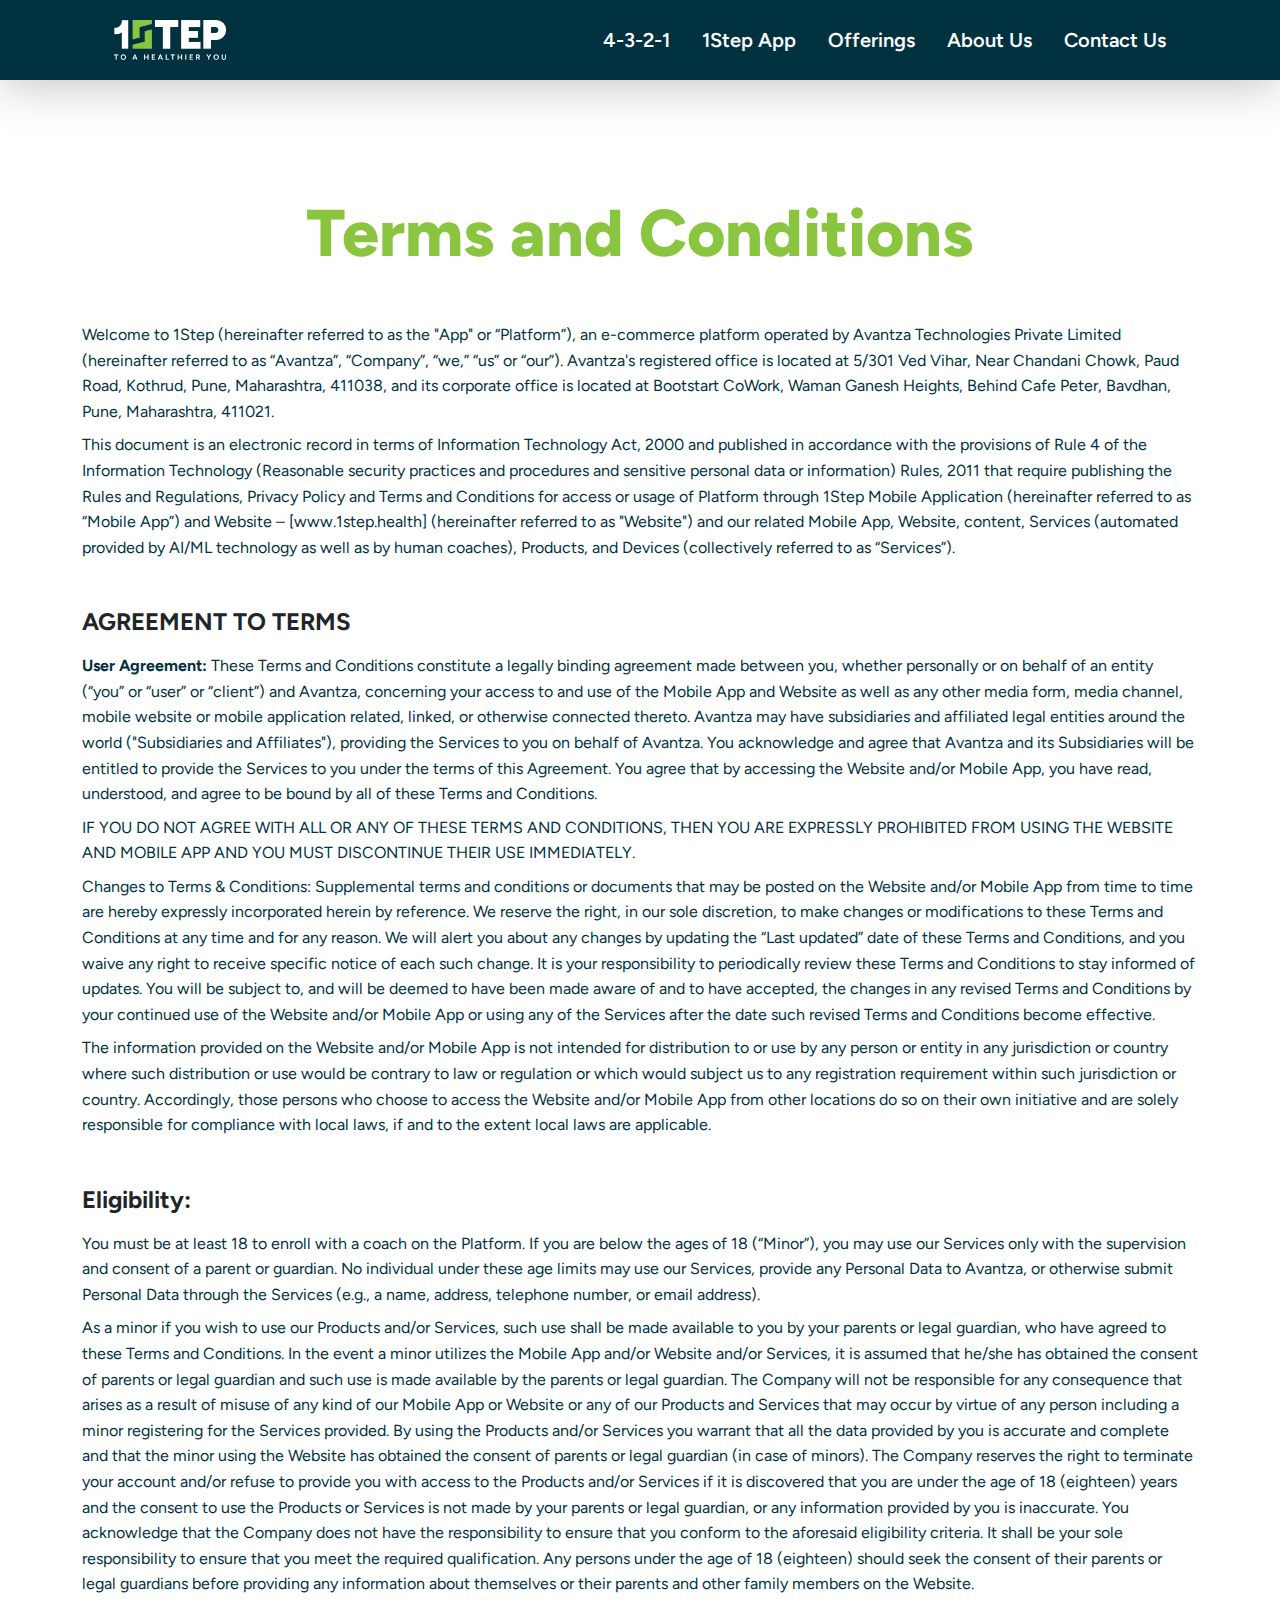
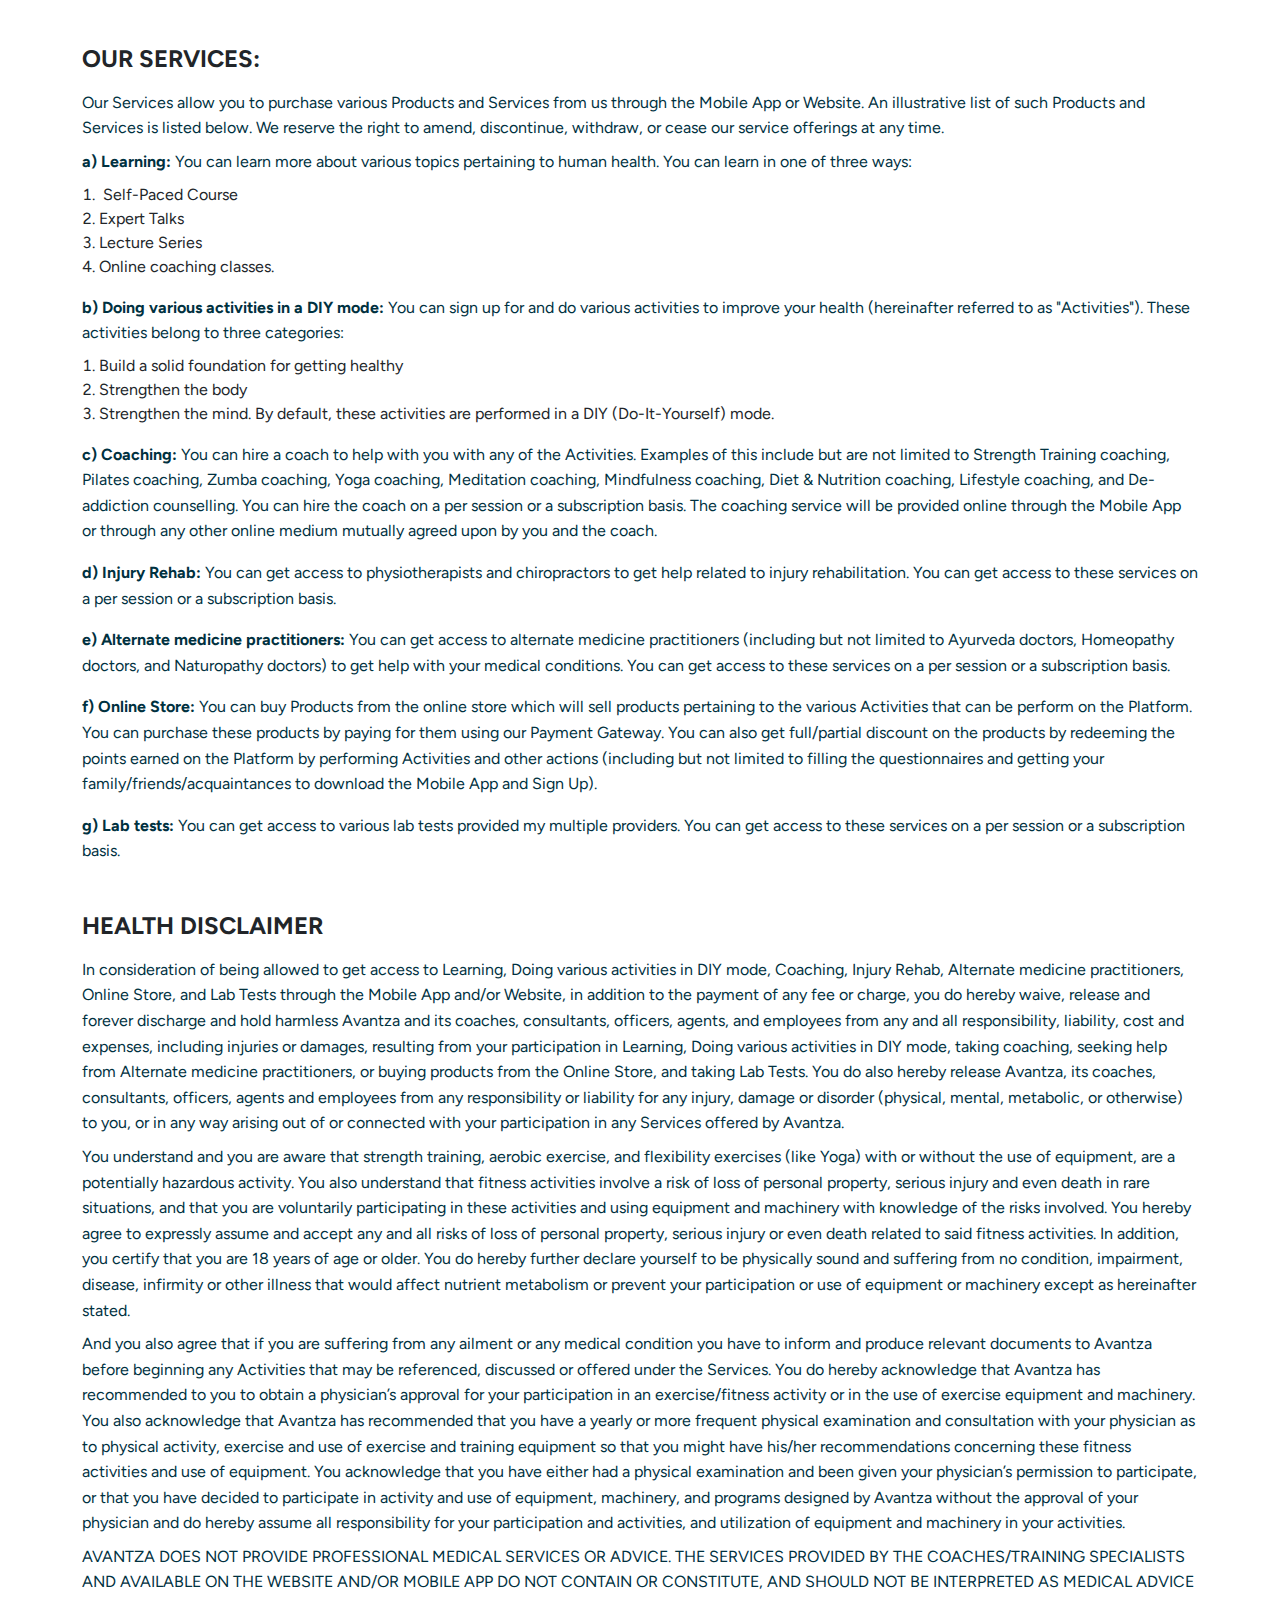
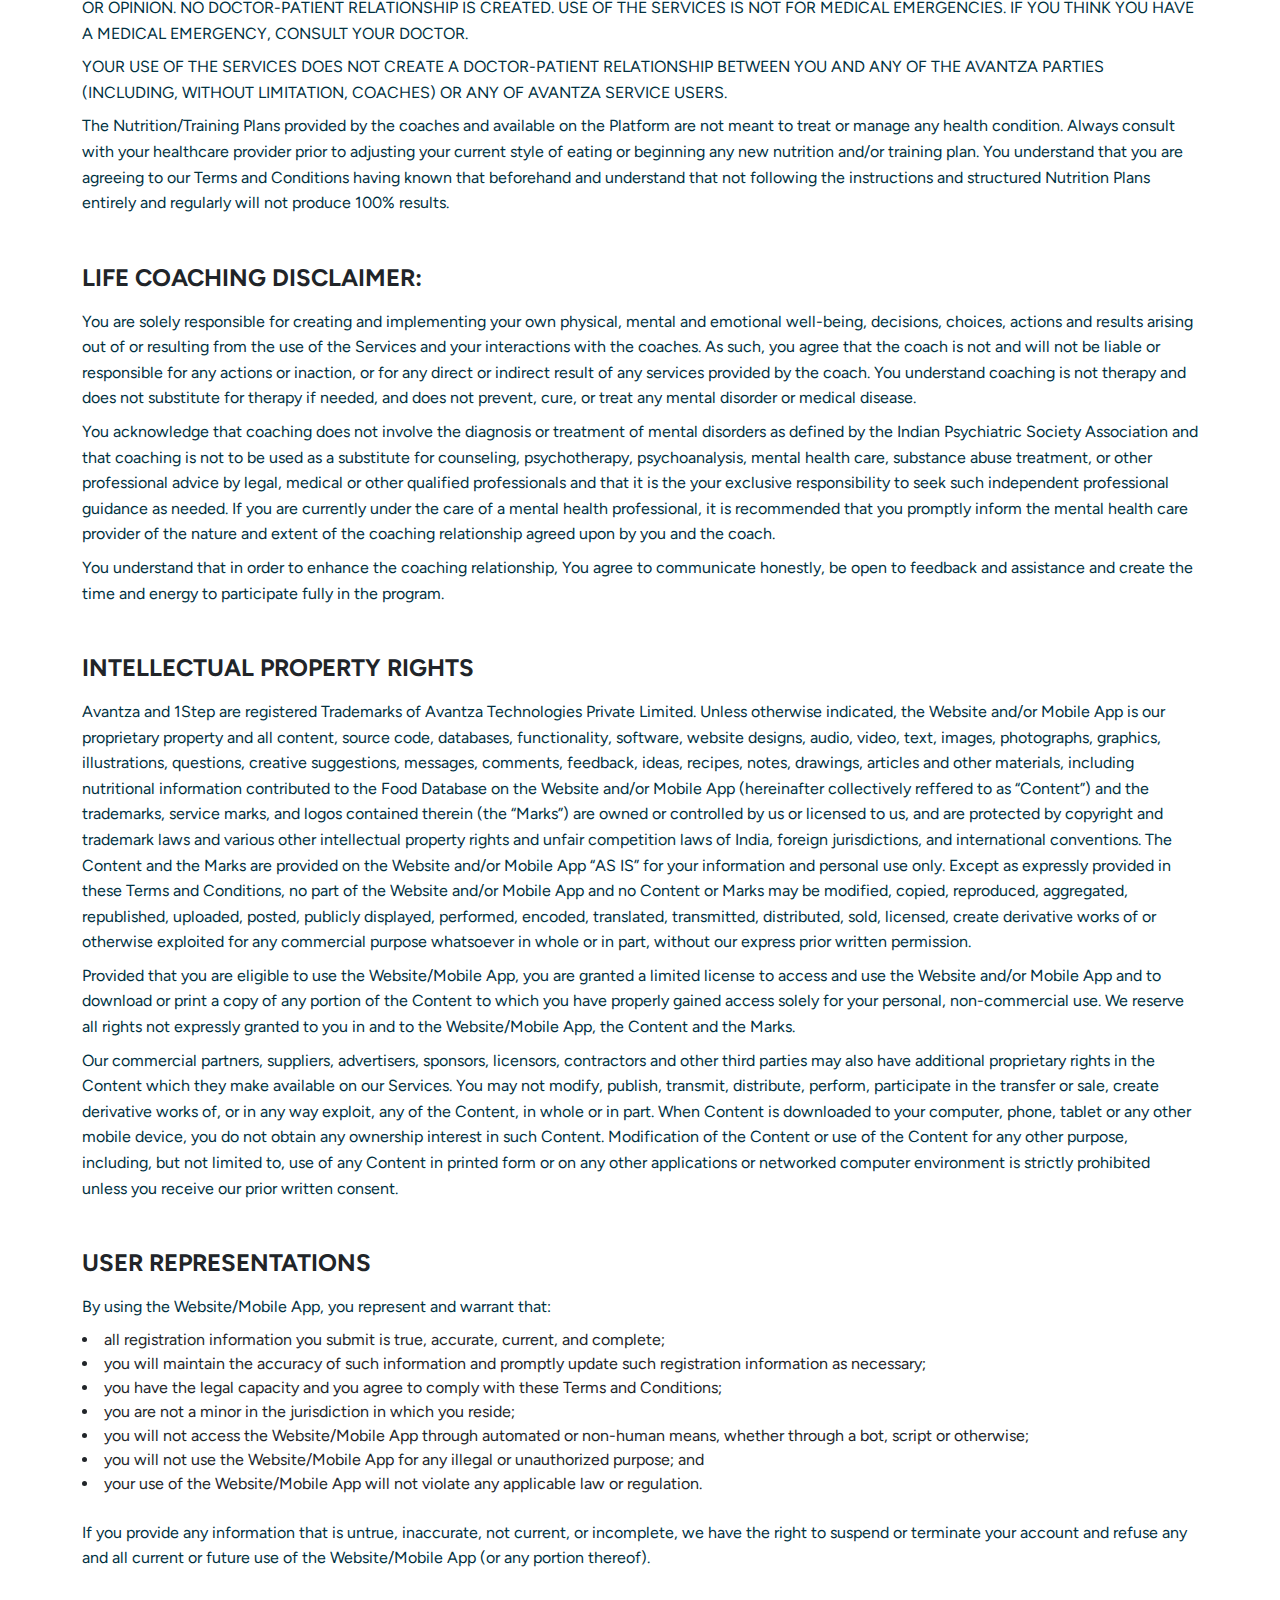
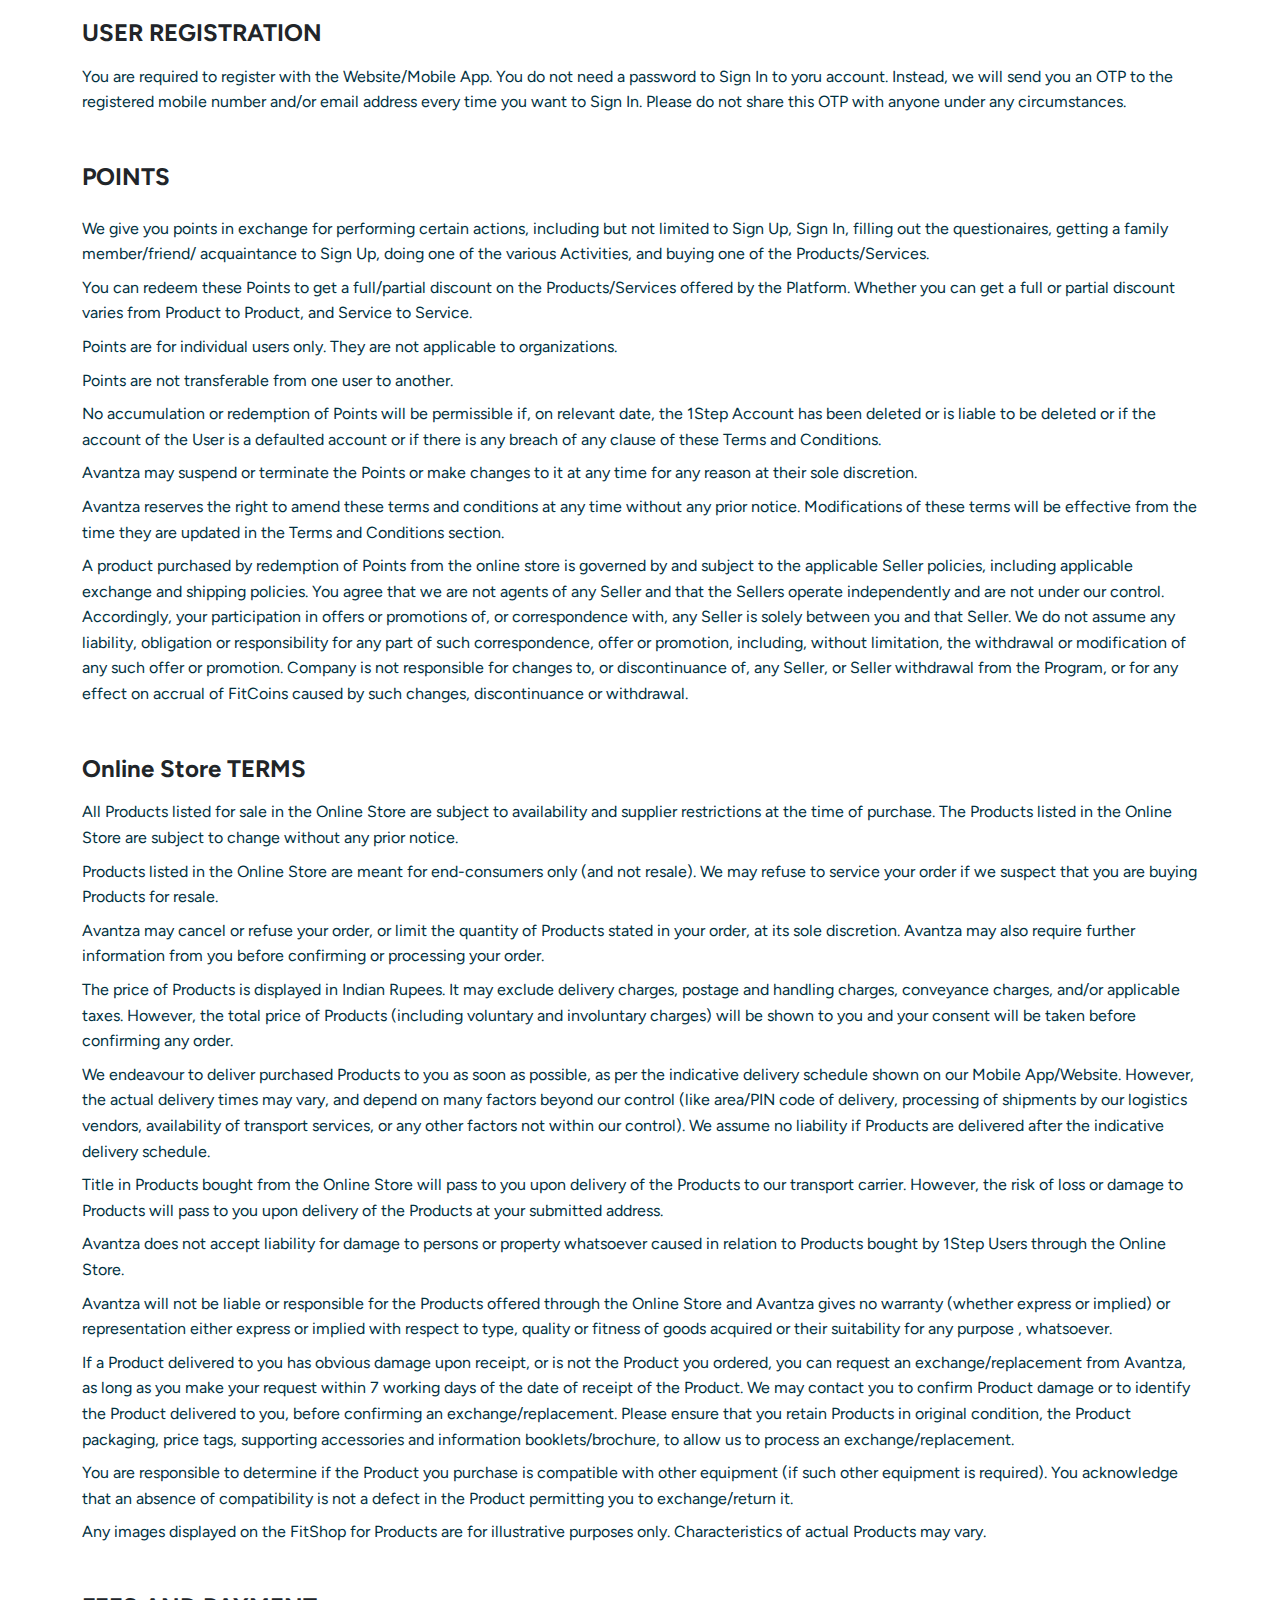
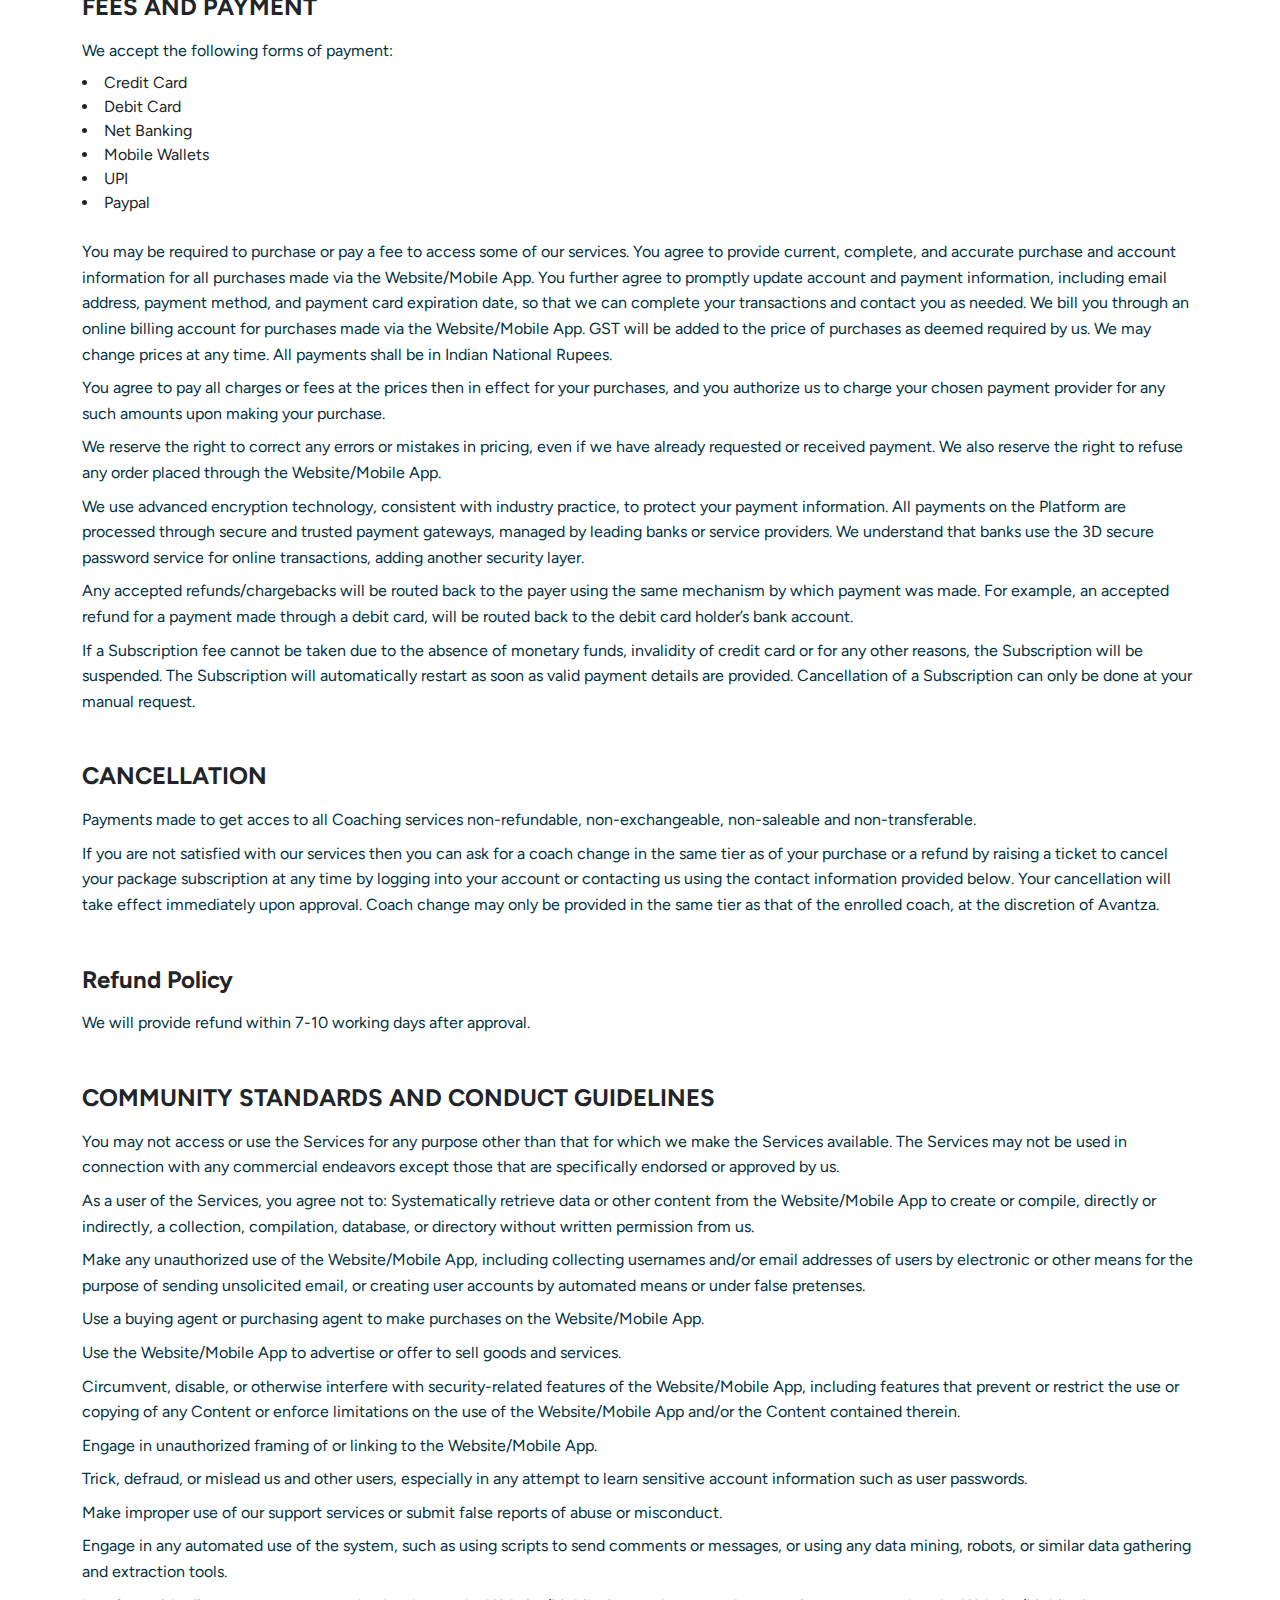
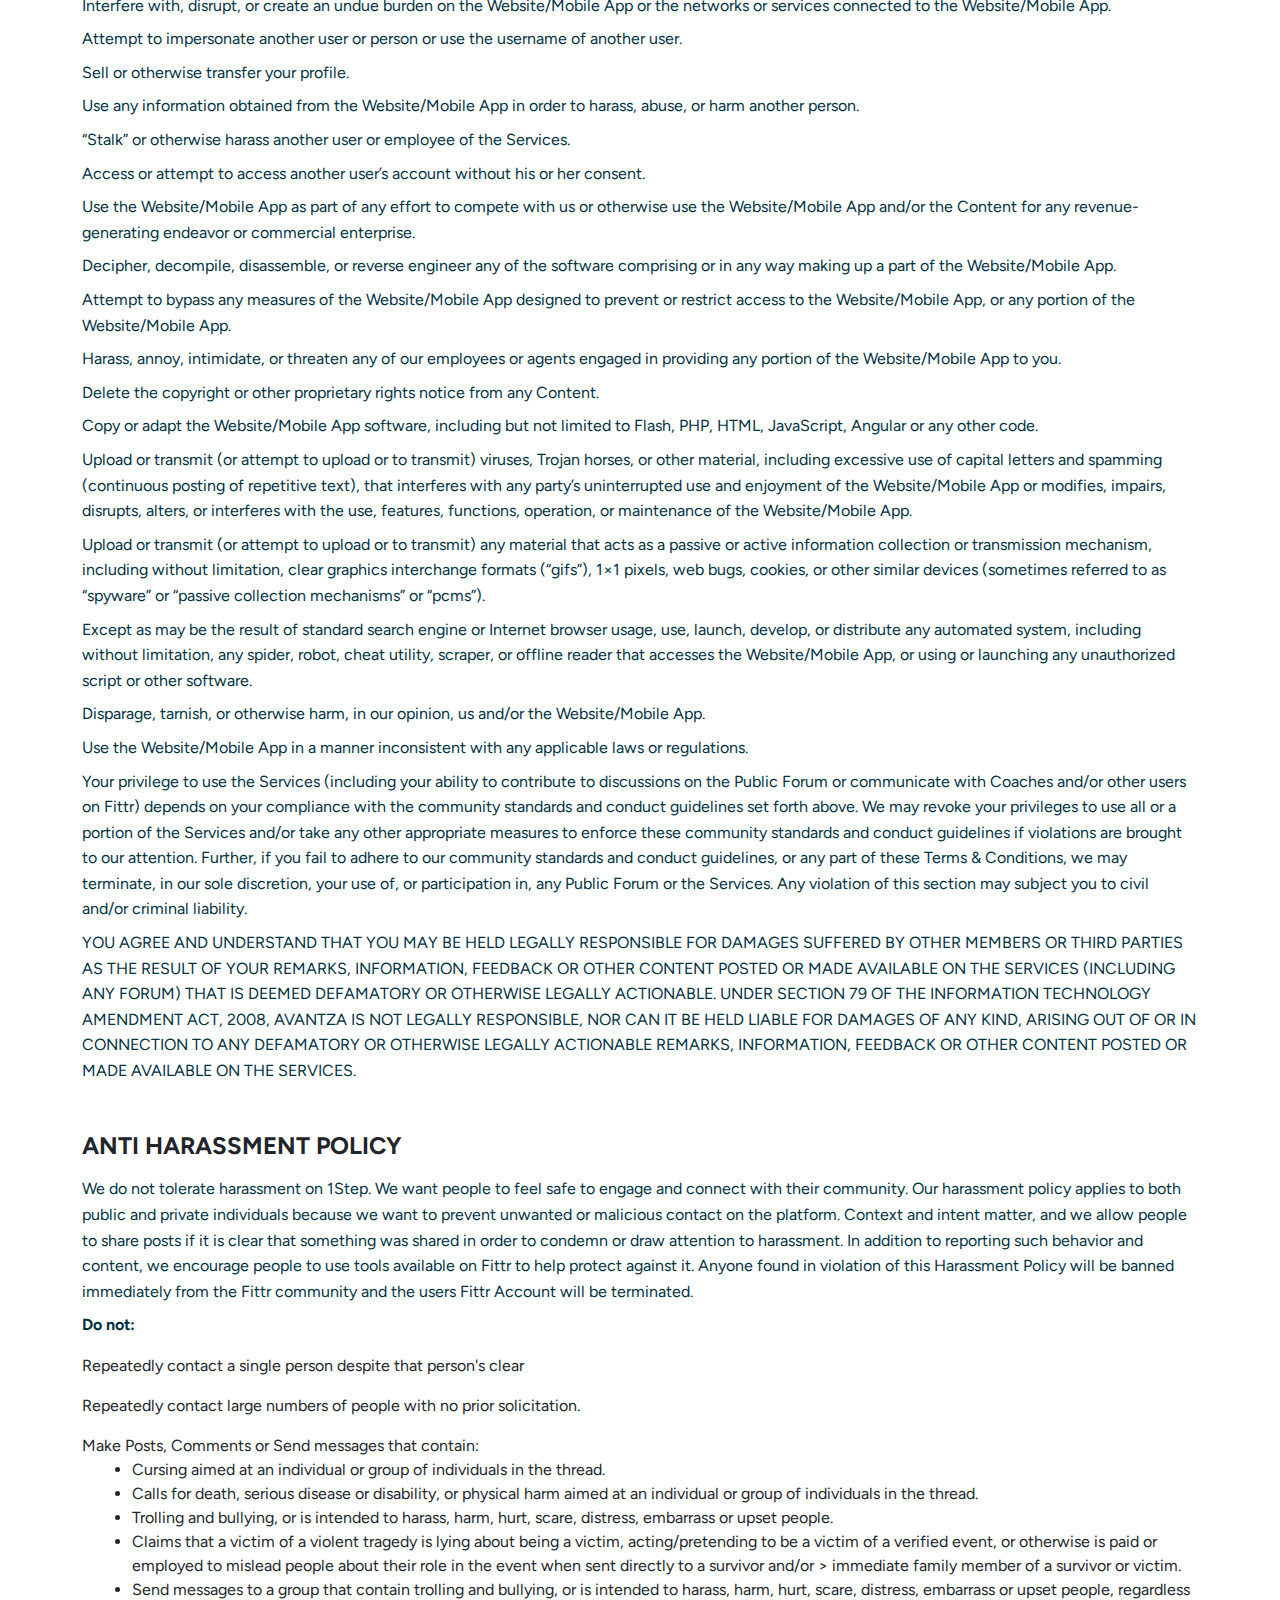
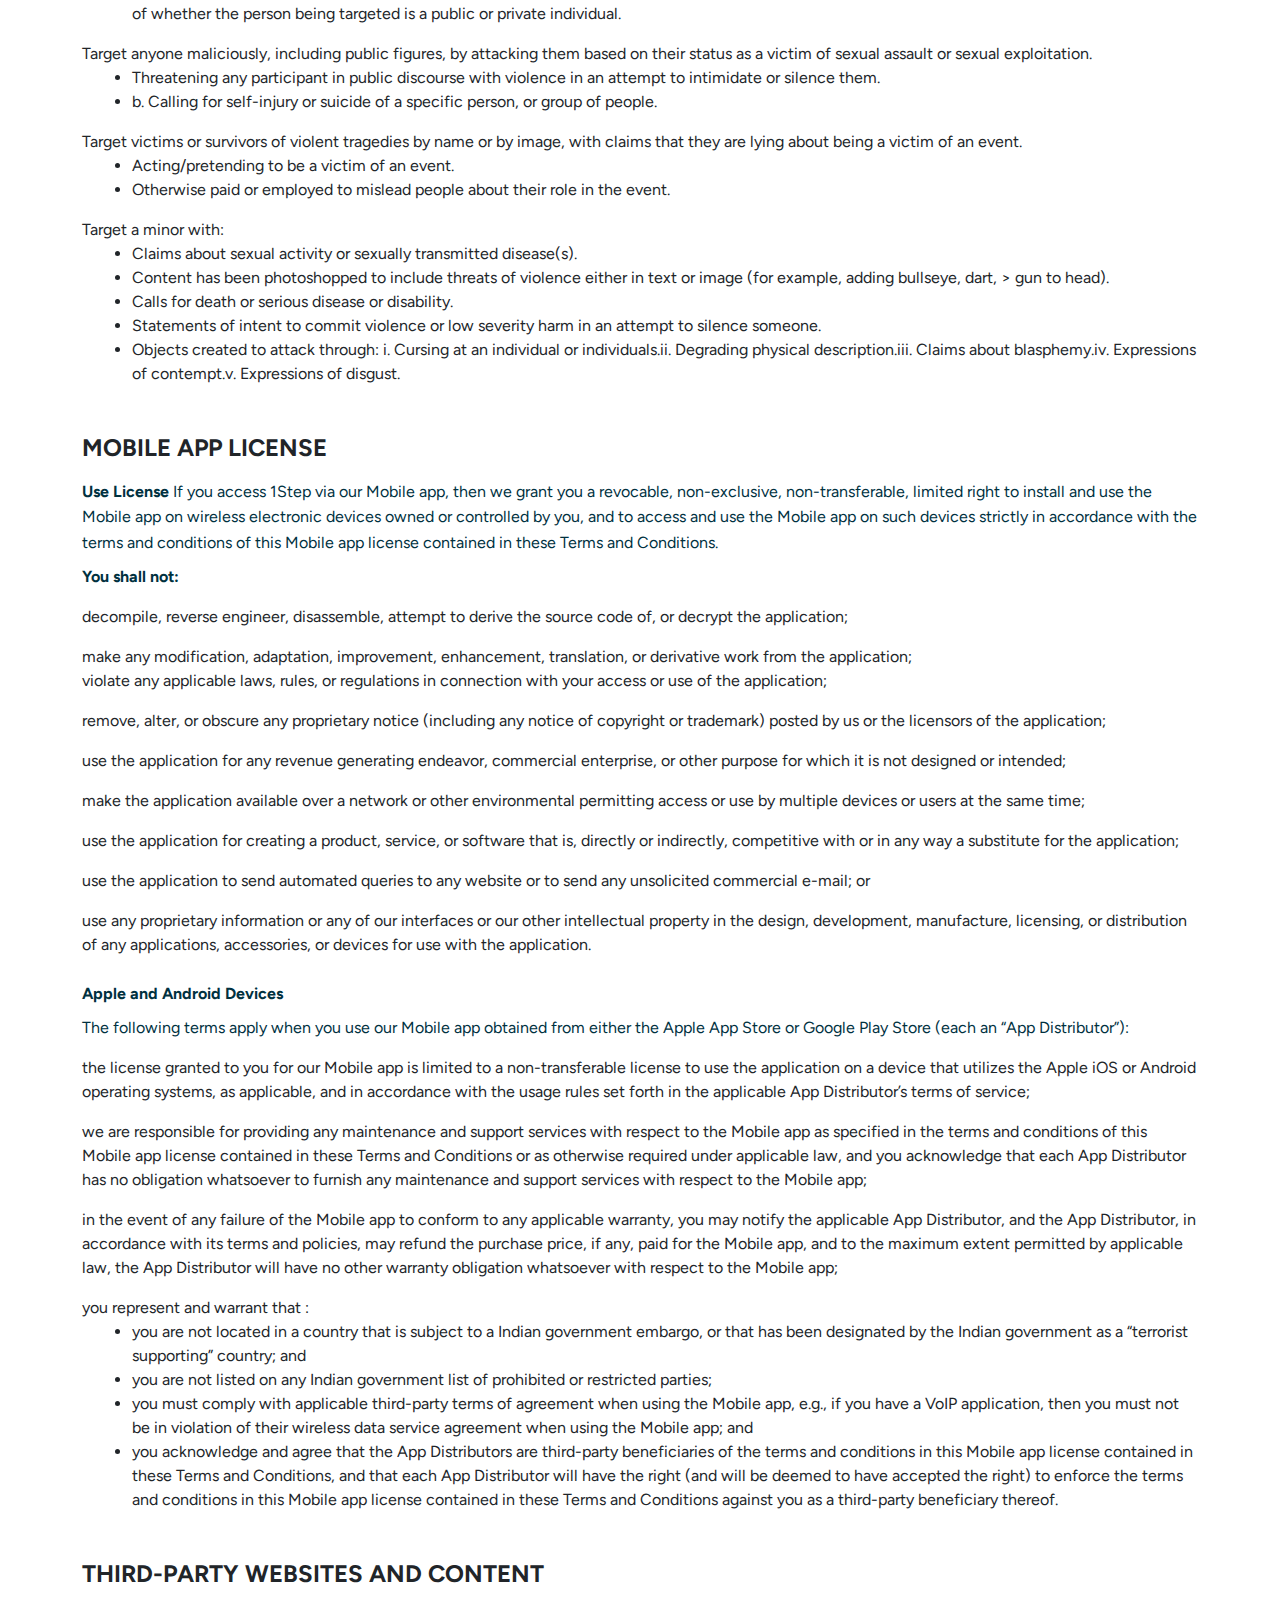
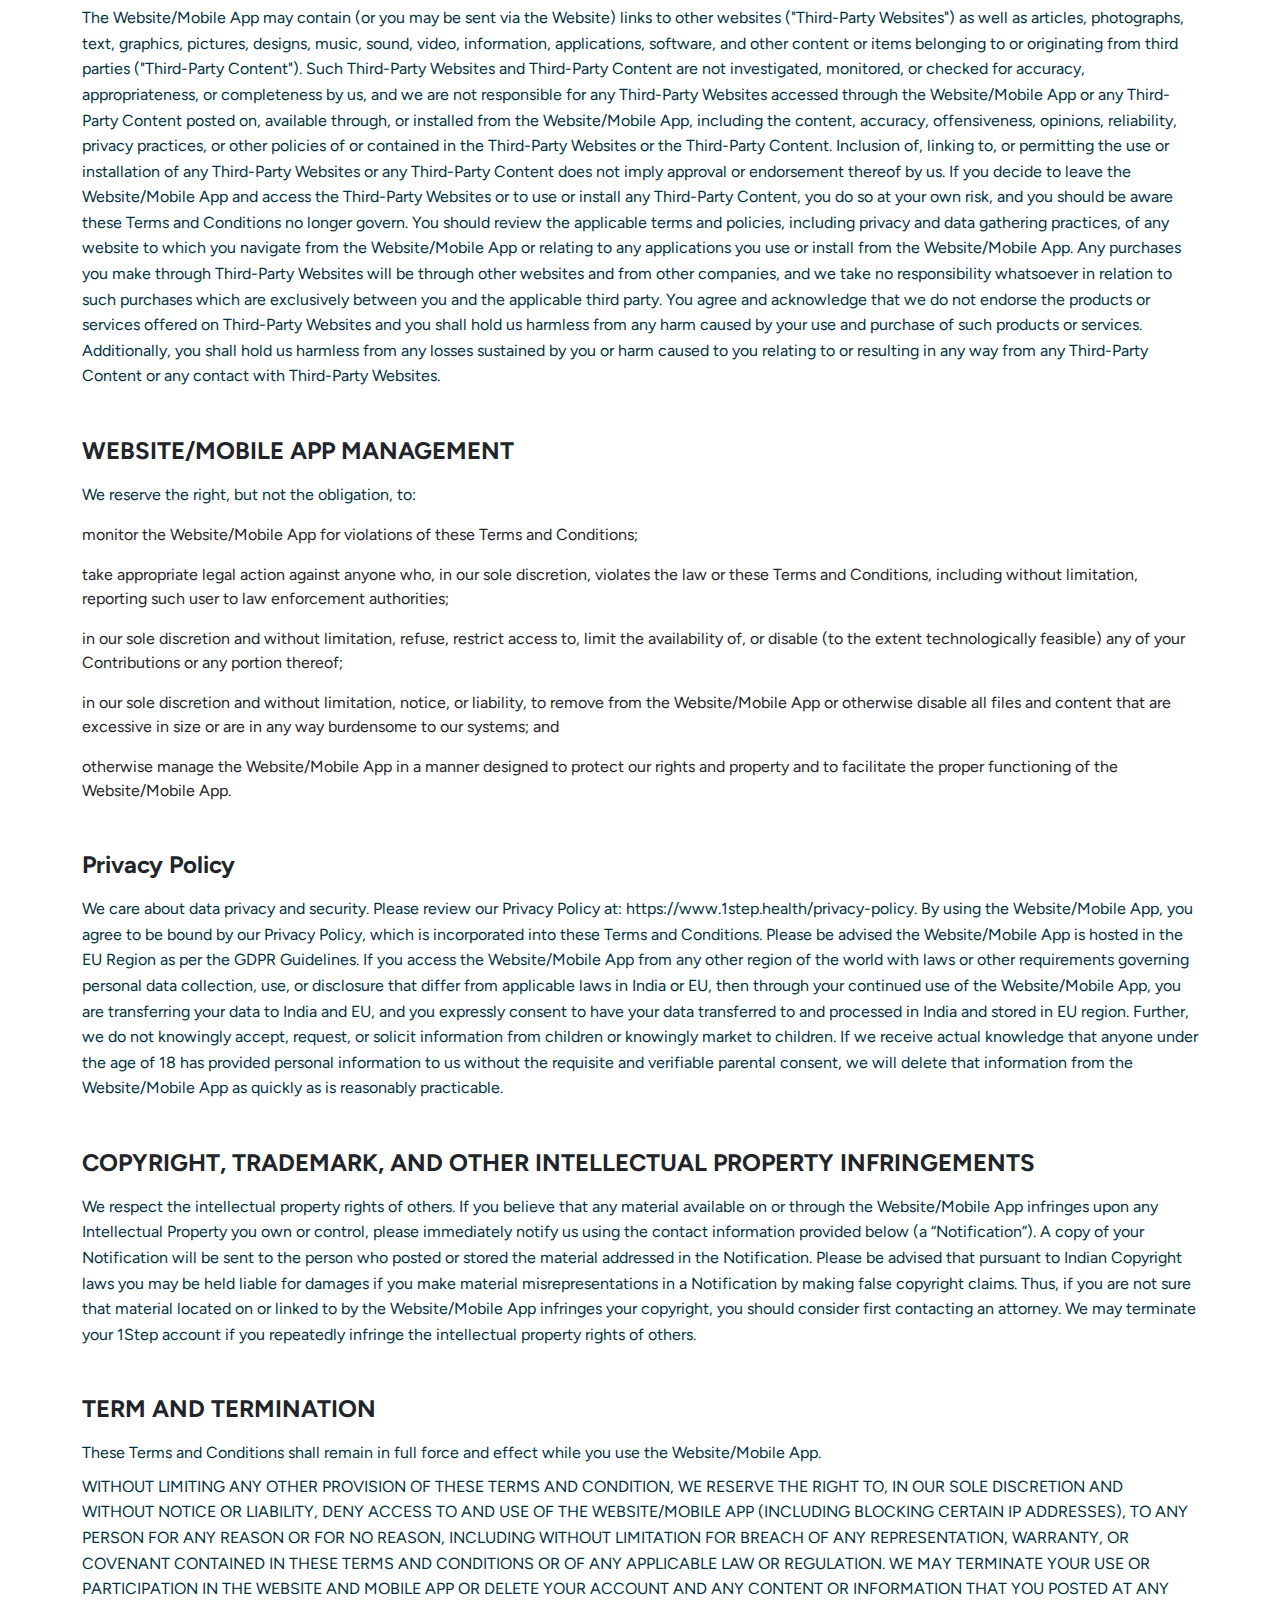
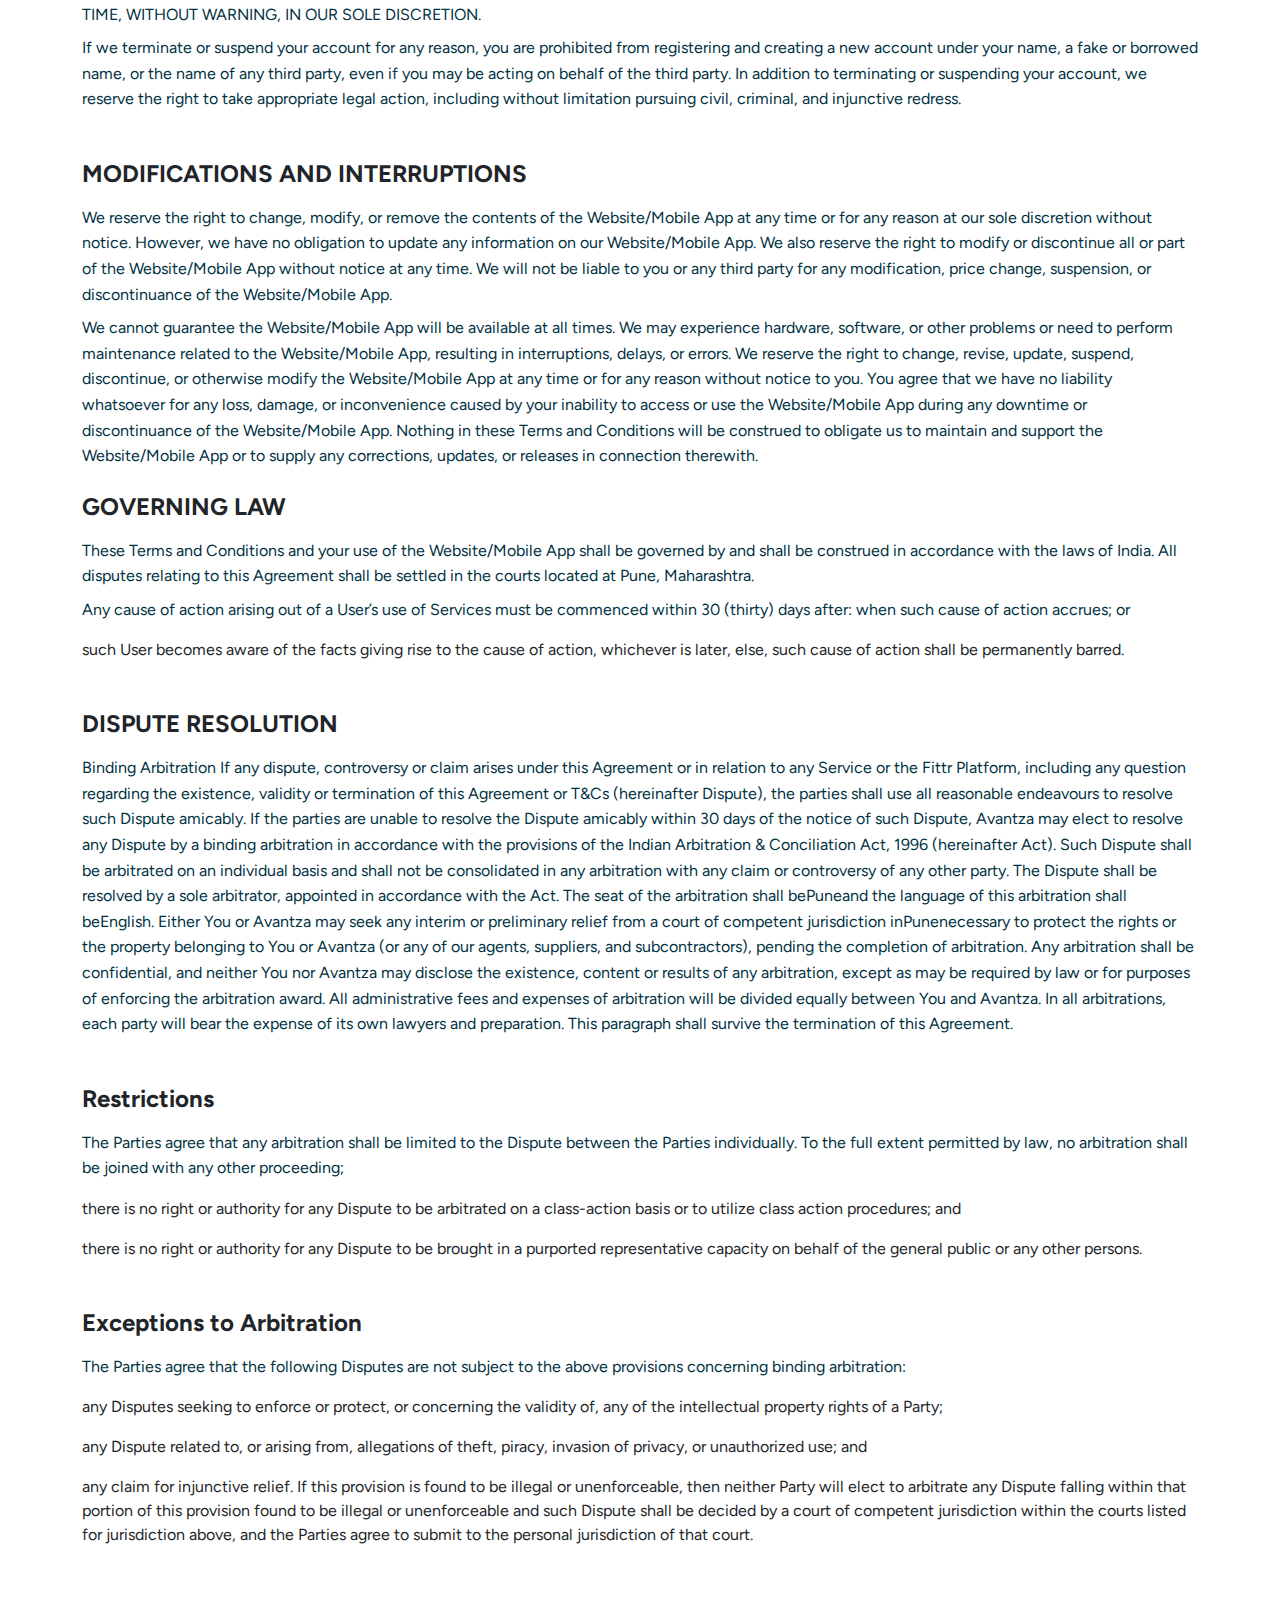
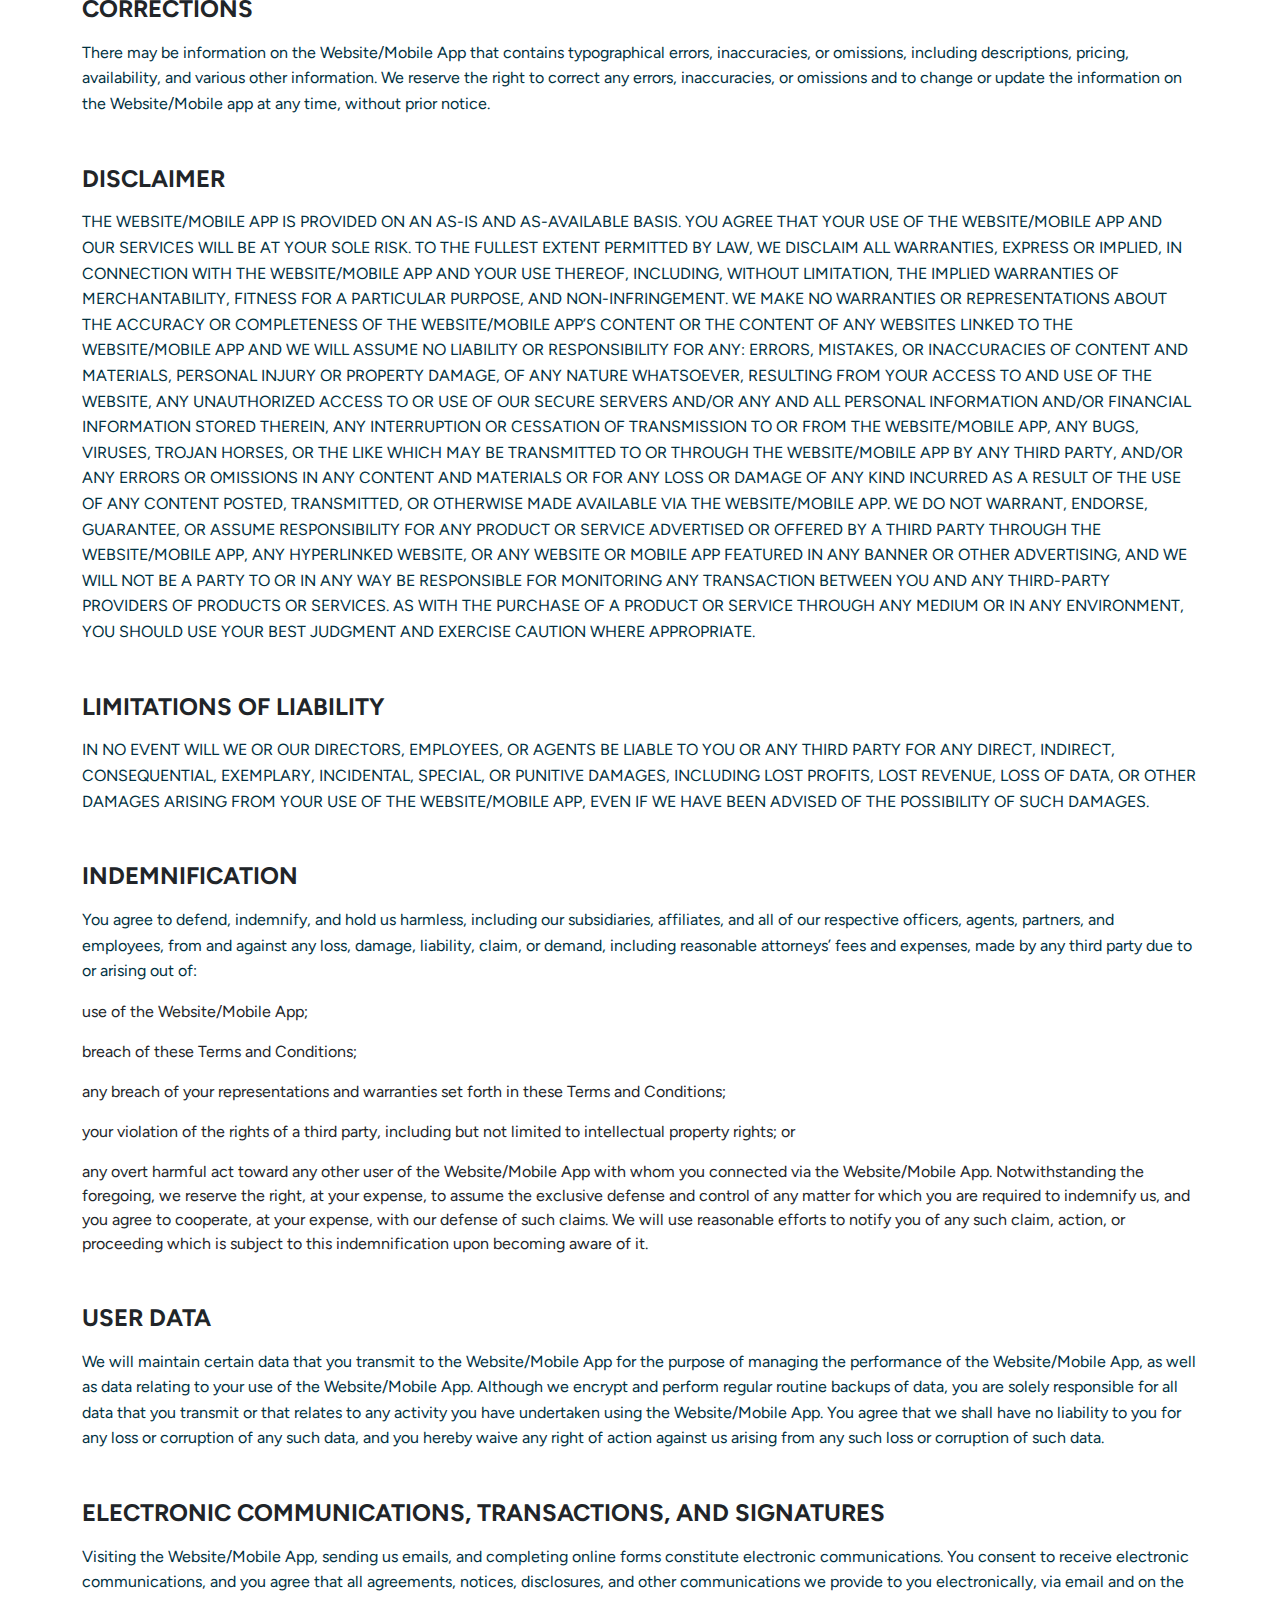
<file: terms-and-conditions.html>
<!DOCTYPE html>
<html lang="en">

<head>
  <meta charset="UTF-8">
  <meta name="viewport" content="width=device-width, initial-scale=1.0">
  <title>1Step</title>


  <!--Icons-->
  <link rel="apple-touch-icon" sizes="180x180" href="assets/img/favicon.png">
  <link rel="apple-touch-icon-precomposed" sizes="180x180" href="assets/img/favicon.png">
  <link rel="icon" type="image/png" sizes="32x32" href="assets/img/favicon.png">
  <link rel="icon" type="image/png" sizes="192x192" href="assets/img/favicon.png">
  <link rel="icon" type="image/png" sizes="16x16" href="assets/img/favicon.png">

  <link rel="mask-icon" href="assets/img/favicon.png">
  <meta name="msapplication-TileColor" content="#ffffff">
  <meta name="msapplication-TileImage" content="assets/img/favicon.png">
  <meta name="theme-color" content="#ffffff">

  <link rel="icon" type="image/x-icon" href="assets/img/favicon.png">

  <!-- CSS References -->
  <link rel="stylesheet" href="assets/css/bootstrap.min.css" />
  <link rel="stylesheet" href="assets/plugins/carousel/owl.carousel.min.css" />
  <link rel="stylesheet" href="assets/plugins/scroll_animation/scroll-animation.css" />
  <link rel="stylesheet" href="assets/css/common.css" />
  <link rel="stylesheet" href="assets/css/header.css" />
  <link rel="stylesheet" href="assets/css/footer.css" />
  <link rel="stylesheet" href="assets/css/contact.css" />

  <!--Font Reference-->
  <link rel="preconnect" href="https://fonts.googleapis.com">
  <link rel="preconnect" href="https://fonts.gstatic.com" crossorigin>
  <link href="https://fonts.googleapis.com/css2?family=Figtree:ital,wght@0,300..900;1,300..900&display=swap"
    rel="stylesheet">

  <!-- JS References -->
  <script src="assets/js/jquery.js "></script>

  <!-- Icons References -->
  <link href='https://unpkg.com/boxicons@2.1.2/css/boxicons.min.css' rel='stylesheet'>
  <link rel="stylesheet" href="https://cdnjs.cloudflare.com/ajax/libs/font-awesome/6.7.2/css/all.min.css"
    integrity="sha512-Evv84Mr4kqVGRNSgIGL/F/aIDqQb7xQ2vcrdIwxfjThSH8CSR7PBEakCr51Ck+w+/U6swU2Im1vVX0SVk9ABhg=="
    crossorigin="anonymous" referrerpolicy="no-referrer" />
</head>

<body>

  <!--Header Section Starts-->
  <div include="header.html"></div>
  <!--Header Section Ends-->

  <!--Thank you Message Section Starts-->
  <section id="terms" class="page-section">
    <div class="container mb-5">
      <h1 class="text-center mb-5">Terms and Conditions</h1>
      <p>
        Welcome to 1Step (hereinafter referred to as the "App" or “Platform”), an e-commerce platform operated by
        Avantza Technologies Private Limited (hereinafter referred to as “Avantza”, “Company”, “we,” “us” or “our”).
        Avantza's registered office is located at 5/301 Ved Vihar, Near Chandani Chowk, Paud Road, Kothrud, Pune,
        Maharashtra, 411038, and its corporate office is located at Bootstart CoWork, Waman Ganesh Heights, Behind Cafe
        Peter, Bavdhan, Pune, Maharashtra, 411021.
      </p>

      <p>
        This document is an electronic record in terms of Information Technology Act, 2000 and published in accordance
        with the provisions of Rule 4 of the Information Technology (Reasonable security practices and procedures and
        sensitive personal data or information) Rules, 2011 that require publishing the Rules and Regulations, Privacy
        Policy and Terms and Conditions for access or usage of Platform through 1Step Mobile Application (hereinafter
        referred to as “Mobile App”) and Website – [www.1step.health] (hereinafter referred to as "Website") and our
        related Mobile App, Website, content, Services (automated provided by AI/ML technology as well as by human
        coaches), Products, and Devices (collectively referred to as “Services”).
      </p>


      <h4 class="my-3 mt-5"><strong>AGREEMENT TO TERMS</strong></h4>

      <p> <strong>User Agreement:</strong> These Terms and Conditions constitute a legally binding agreement made
        between
        you, whether personally or on behalf of an entity (“you” or “user” or “client”) and Avantza, concerning your
        access to and use of the Mobile App and Website as well as any other media form, media channel, mobile website
        or mobile application related, linked, or otherwise connected thereto. Avantza may have subsidiaries and
        affiliated legal entities around the world ("Subsidiaries and Affiliates"), providing the Services to you on
        behalf of Avantza. You acknowledge and agree that Avantza and its Subsidiaries will be entitled to provide the
        Services to you under the terms of this Agreement. You agree that by accessing the Website and/or Mobile App,
        you have read, understood, and agree to be bound by all of these Terms and Conditions.</p>

      <p> IF YOU DO NOT AGREE WITH ALL OR ANY OF THESE TERMS AND CONDITIONS, THEN YOU ARE EXPRESSLY PROHIBITED FROM
        USING
        THE WEBSITE AND MOBILE APP AND YOU MUST DISCONTINUE THEIR USE IMMEDIATELY.</p>

      <p>Changes to Terms &amp; Conditions: Supplemental terms and conditions or documents that may be posted on the
        Website and/or Mobile App from time to time are hereby expressly incorporated herein by reference. We reserve
        the right, in our sole discretion, to make changes or modifications to these Terms and Conditions at any time
        and for any reason. We will alert you about any changes by updating the “Last updated” date of these Terms and
        Conditions, and you waive any right to receive specific notice of each such change. It is your responsibility to
        periodically review these Terms and Conditions to stay informed of updates. You will be subject to, and will be
        deemed to have been made aware of and to have accepted, the changes in any revised Terms and Conditions by your
        continued use of the Website and/or Mobile App or using any of the Services after the date such revised Terms
        and Conditions become effective.</p>

      <p>The information provided on the Website and/or Mobile App is not intended for distribution to or use by any
        person or entity in any jurisdiction or country where such distribution or use would be contrary to law or
        regulation or which would subject us to any registration requirement within such jurisdiction or country.
        Accordingly, those persons who choose to access the Website and/or Mobile App from other locations do so on
        their own initiative and are solely responsible for compliance with local laws, if and to the extent local laws
        are applicable.</p>

      <h4 class="my-3 mt-5"><strong>Eligibility: </strong></h4>
      <p>You must be at least 18 to enroll with a coach on the
        Platform. If you are below
        the ages of 18 (“Minor”), you may use our Services only with the supervision and consent of a parent or
        guardian. No individual under these age limits may use our Services, provide any Personal Data to Avantza, or
        otherwise submit Personal Data through the Services (e.g., a name, address, telephone number, or email address).
      </p>

      <p> As a minor if you wish to use our Products and/or Services, such use shall be made available to you by your
        parents or legal guardian, who have agreed to these Terms and Conditions. In the event a minor utilizes the
        Mobile App and/or Website and/or Services, it is assumed that he/she has obtained the consent of parents or
        legal guardian and such use is made available by the parents or legal guardian. The Company will not be
        responsible for any consequence that arises as a result of misuse of any kind of our Mobile App or Website or
        any of our Products and Services that may occur by virtue of any person including a minor registering for the
        Services provided. By using the Products and/or Services you warrant that all the data provided by you is
        accurate and complete and that the minor using the Website has obtained the consent of parents or legal guardian
        (in case of minors). The Company reserves the right to terminate your account and/or refuse to provide you with
        access to the Products and/or Services if it is discovered that you are under the age of 18 (eighteen) years and
        the consent to use the Products or Services is not made by your parents or legal guardian, or any information
        provided by you is inaccurate. You acknowledge that the Company does not have the responsibility to ensure that
        you conform to the aforesaid eligibility criteria. It shall be your sole responsibility to ensure that you meet
        the required qualification. Any persons under the age of 18 (eighteen) should seek the consent of their parents
        or legal guardians before providing any information about themselves or their parents and other family members
        on the Website.</p>

      <h4 class="my-3 mt-5"><strong>OUR SERVICES:</strong></h4>
      <p> Our Services allow you to purchase various Products and Services from us through the Mobile App or Website. An
        illustrative list of such Products and Services is listed below. We reserve the right to amend, discontinue,
        withdraw, or cease our service offerings at any time.</p>

      <p><strong>a) Learning:</strong> You can learn more about various topics pertaining to human health. You can learn
        in one of three ways:</p>
      <ol style="list-style-position: inside;">
        <li> Self-Paced Course</li>
        <li>Expert Talks</li>
        <li>Lecture Series</li>
        <li>Online coaching classes.</li>
      </ol>

      <p class="mt-3"><strong>b) Doing various activities in a DIY mode:</strong> You can sign up for and do various
        activities to
        improve your health (hereinafter referred to as "Activities"). These activities belong to three categories:</p>
      <ol style="list-style-position: inside;">
        <li>Build a solid foundation for getting healthy</li>
        <li>Strengthen the body</li>
        <li>Strengthen the mind. By default, these activities are performed in a DIY (Do-It-Yourself) mode.</li>
      </ol>
      <p class="mt-3"><strong>c) Coaching:</strong> You can hire a coach to help with you with any of the Activities.
        Examples of this
        include but are not limited to Strength Training coaching, Pilates coaching, Zumba coaching, Yoga coaching,
        Meditation coaching, Mindfulness coaching, Diet &amp; Nutrition coaching, Lifestyle coaching, and De-addiction
        counselling. You can hire the coach on a per session or a subscription basis. The coaching service will be
        provided online through the Mobile App or through any other online medium mutually agreed upon by you and the
        coach.</p>

      <p class="mt-3"><strong>d) Injury Rehab:</strong> You can get access to physiotherapists and chiropractors to get
        help related to
        injury rehabilitation. You can get access to these services on a per session or a subscription basis.</p>

      <p class="mt-3"><strong>e) Alternate medicine practitioners:</strong> You can get access to alternate medicine
        practitioners
        (including but not limited to Ayurveda doctors, Homeopathy doctors, and Naturopathy doctors) to get help with
        your
        medical conditions. You can get access to these services on a per session or a subscription basis.</p>

      <p class="mt-3"><strong>f) Online Store:</strong> You can buy Products from the online store which will sell
        products pertaining
        to the various Activities that can be perform on the Platform. You can purchase these products by paying for
        them
        using our Payment Gateway. You can also get full/partial discount on the products by redeeming the points earned
        on the Platform by performing Activities and other actions (including but not limited to filling the
        questionnaires and getting your family/friends/acquaintances to download the Mobile App and Sign Up).</p>

      <p class="mt-3"><strong>g) Lab tests:</strong> You can get access to various lab tests provided my multiple
        providers. You can get
        access to these services on a per session or a subscription basis.</p>

      <h4 class="my-3 mt-5"><strong>HEALTH DISCLAIMER</strong></h4>

      <p>In consideration of being allowed to get access to Learning, Doing various activities in DIY mode, Coaching,
        Injury Rehab, Alternate medicine practitioners, Online Store, and Lab Tests through the Mobile App and/or
        Website,
        in addition to the payment of any fee or charge, you do hereby waive, release and forever discharge and hold
        harmless Avantza and its coaches, consultants, officers, agents, and employees from any and all responsibility,
        liability, cost and expenses, including injuries or damages, resulting from your participation in Learning,
        Doing
        various activities in DIY mode, taking coaching, seeking help from Alternate medicine practitioners, or buying
        products from the Online Store, and taking Lab Tests. You do also hereby release Avantza, its coaches,
        consultants, officers, agents and employees from any responsibility or liability for any injury, damage or
        disorder (physical, mental, metabolic, or otherwise) to you, or in any way arising out of or connected with your
        participation in any Services offered by Avantza.</p>

      <p>You understand and you are aware that strength training, aerobic exercise, and flexibility exercises (like
        Yoga)
        with or without the use of equipment, are a potentially hazardous activity. You also understand that fitness
        activities involve a risk of loss of personal property, serious injury and even death in rare situations, and
        that
        you are voluntarily participating in these activities and using equipment and machinery with knowledge of the
        risks involved. You hereby agree to expressly assume and accept any and all risks of loss of personal property,
        serious injury or even death related to said fitness activities. In addition, you certify that you are 18 years
        of
        age or older. You do hereby further declare yourself to be physically sound and suffering from no condition,
        impairment, disease, infirmity or other illness that would affect nutrient metabolism or prevent your
        participation or use of equipment or machinery except as hereinafter stated.</p>

      <p>And you also agree that if you are suffering from any ailment or any medical condition you have to inform and
        produce relevant documents to Avantza before beginning any Activities that may be referenced, discussed or
        offered
        under the Services. You do hereby acknowledge that Avantza has recommended to you to obtain a physician’s
        approval
        for your participation in an exercise/fitness activity or in the use of exercise equipment and machinery. You
        also
        acknowledge that Avantza has recommended that you have a yearly or more frequent physical examination and
        consultation with your physician as to physical activity, exercise and use of exercise and training equipment so
        that you might have his/her recommendations concerning these fitness activities and use of equipment. You
        acknowledge that you have either had a physical examination and been given your physician’s permission to
        participate, or that you have decided to participate in activity and use of equipment, machinery, and programs
        designed by Avantza without the approval of your physician and do hereby assume all responsibility for your
        participation and activities, and utilization of equipment and machinery in your activities.</p>

      <p>AVANTZA DOES NOT PROVIDE PROFESSIONAL MEDICAL SERVICES OR ADVICE. THE SERVICES PROVIDED BY THE COACHES/TRAINING
        SPECIALISTS AND AVAILABLE ON THE WEBSITE AND/OR MOBILE APP DO NOT CONTAIN OR CONSTITUTE, AND SHOULD NOT BE
        INTERPRETED AS MEDICAL ADVICE OR OPINION. NO DOCTOR-PATIENT RELATIONSHIP IS CREATED. USE OF THE SERVICES IS NOT
        FOR MEDICAL EMERGENCIES. IF YOU THINK YOU HAVE A MEDICAL EMERGENCY, CONSULT YOUR DOCTOR.</p>

      <p>YOUR USE OF THE SERVICES DOES NOT CREATE A DOCTOR-PATIENT RELATIONSHIP BETWEEN YOU AND ANY OF THE AVANTZA
        PARTIES
        (INCLUDING, WITHOUT LIMITATION, COACHES) OR ANY OF AVANTZA SERVICE USERS.</p>

      <p>The Nutrition/Training Plans provided by the coaches and available on the Platform are not meant to treat or
        manage any health condition. Always consult with your healthcare provider prior to adjusting your current style
        of
        eating or beginning any new nutrition and/or training plan. You understand that you are agreeing to our Terms
        and
        Conditions having known that beforehand and understand that not following the instructions and structured
        Nutrition Plans entirely and regularly will not produce 100% results.</p>

      <h4 class="my-3 mt-5"> <strong>LIFE COACHING DISCLAIMER:</strong></h4>
      <p> You are solely responsible for creating and
        implementing your own
        physical, mental and emotional well-being, decisions, choices, actions and results arising out of or resulting
        from the use of the Services and your interactions with the coaches. As such, you agree that the coach is not
        and
        will not be liable or responsible for any actions or inaction, or for any direct or indirect result of any
        services provided by the coach. You understand coaching is not therapy and does not substitute for therapy if
        needed, and does not prevent, cure, or treat any mental disorder or medical disease.</p>

      <p>You acknowledge that coaching does not involve the diagnosis or treatment of mental disorders as defined by the
        Indian Psychiatric Society Association and that coaching is not to be used as a substitute for counseling,
        psychotherapy, psychoanalysis, mental health care, substance abuse treatment, or other professional advice by
        legal, medical or other qualified professionals and that it is the your exclusive responsibility to seek such
        independent professional guidance as needed. If you are currently under the care of a mental health
        professional,
        it is recommended that you promptly inform the mental health care provider of the nature and extent of the
        coaching relationship agreed upon by you and the coach.</p>

      <p>You understand that in order to enhance the coaching relationship, You agree to communicate honestly, be open
        to
        feedback and assistance and create the time and energy to participate fully in the program.</p>

      <h4 class="my-3 mt-5"> <strong>INTELLECTUAL PROPERTY RIGHTS</strong></h4>
      <p>Avantza and 1Step are registered Trademarks of Avantza Technologies Private Limited. Unless otherwise
        indicated,
        the Website and/or Mobile App is our proprietary property and all content, source code, databases,
        functionality,
        software, website designs, audio, video, text, images, photographs, graphics, illustrations, questions, creative
        suggestions, messages, comments, feedback, ideas, recipes, notes, drawings, articles and other materials,
        including nutritional information contributed to the Food Database on the Website and/or Mobile App (hereinafter
        collectively reffered to as “Content”) and the trademarks, service marks, and logos contained therein (the
        “Marks”) are owned or controlled by us or licensed to us, and are protected by copyright and trademark laws and
        various other intellectual property rights and unfair competition laws of India, foreign jurisdictions, and
        international conventions. The Content and the Marks are provided on the Website and/or Mobile App “AS IS” for
        your information and personal use only. Except as expressly provided in these Terms and Conditions, no part of
        the
        Website and/or Mobile App and no Content or Marks may be modified, copied, reproduced, aggregated, republished,
        uploaded, posted, publicly displayed, performed, encoded, translated, transmitted, distributed, sold, licensed,
        create derivative works of or otherwise exploited for any commercial purpose whatsoever in whole or in part,
        without our express prior written permission.</p>

      <p>Provided that you are eligible to use the Website/Mobile App, you are granted a limited license to access and
        use
        the Website and/or Mobile App and to download or print a copy of any portion of the Content to which you have
        properly gained access solely for your personal, non-commercial use. We reserve all rights not expressly granted
        to you in and to the Website/Mobile App, the Content and the Marks.</p>

      <p>Our commercial partners, suppliers, advertisers, sponsors, licensors, contractors and other third parties may
        also
        have additional proprietary rights in the Content which they make available on our Services. You may not modify,
        publish, transmit, distribute, perform, participate in the transfer or sale, create derivative works of, or in
        any
        way exploit, any of the Content, in whole or in part. When Content is downloaded to your computer, phone, tablet
        or any other mobile device, you do not obtain any ownership interest in such Content. Modification of the
        Content
        or use of the Content for any other purpose, including, but not limited to, use of any Content in printed form
        or
        on any other applications or networked computer environment is strictly prohibited unless you receive our prior
        written consent.</p>

      <h4 class="my-3 mt-5"> <strong>USER REPRESENTATIONS</strong></h4>
      <p>By using the Website/Mobile App, you represent and warrant that:</p>
      <ul style="list-style-position: inside;">
        <li>all registration information you submit is true, accurate, current, and complete;</li>
        <li>you will maintain the accuracy of such information and promptly update such registration information as
          necessary;</li>
        <li>you have the legal capacity and you agree to comply with these Terms and Conditions;</li>
        <li>you are not a minor in the jurisdiction in which you reside;</li>
        <li>you will not access the Website/Mobile App through automated or non-human means, whether through a bot,
          script or otherwise;</li>
        <li>you will not use the Website/Mobile App for any illegal or unauthorized purpose; and</li>
        <li>your use of the Website/Mobile App will not violate any applicable law or regulation.</li>
      </ul>
      <p class="mt-4">If you provide any information that is untrue, inaccurate, not current, or incomplete, we have the
        right to
        suspend or terminate your account and refuse any and all current or future use of the Website/Mobile App (or any
        portion thereof).</p>

      <h4 class="my-3 mt-5"><strong>USER REGISTRATION</strong></h4>
      <p> You are required to register with the Website/Mobile App. You do not need a password to Sign In to yoru
        account.
        Instead, we will send you an OTP to the registered mobile number and/or email address every time you want to
        Sign
        In. Please do not share this OTP with anyone under any circumstances.</p>

      <h4 class="my-4 mt-5"><strong>POINTS</strong></h4>

      <p>We give you points in exchange for performing certain actions, including but not limited to Sign Up, Sign In,
        filling out the questionaires, getting a family member/friend/ acquaintance to Sign Up, doing one of the various
        Activities, and buying one of the Products/Services.</p>

      <p> You can redeem these Points to get a full/partial discount on the Products/Services offered by the Platform.
        Whether you can get a full or partial discount varies from Product to Product, and Service to Service.</p>

      <p>Points are for individual users only. They are not applicable to organizations.</p>

      <p> Points are not transferable from one user to another.</p>

      <p> No accumulation or redemption of Points will be permissible if, on relevant date, the 1Step Account has been
        deleted or is liable to be deleted or if the account of the User is a defaulted account or if there is any
        breach
        of any clause of these Terms and Conditions.</p>

      <p>Avantza may suspend or terminate the Points or make changes to it at any time for any reason at their sole
        discretion.</p>

      <p>Avantza reserves the right to amend these terms and conditions at any time without any prior notice.
        Modifications
        of these terms will be effective from the time they are updated in the Terms and Conditions section.</p>

      <p>A product purchased by redemption of Points from the online store is governed by and subject to the applicable
        Seller policies, including applicable exchange and shipping policies. You agree that we are not agents of any
        Seller and that the Sellers operate independently and are not under our control. Accordingly, your participation
        in offers or promotions of, or correspondence with, any Seller is solely between you and that Seller. We do not
        assume any liability, obligation or responsibility for any part of such correspondence, offer or promotion,
        including, without limitation, the withdrawal or modification of any such offer or promotion. Company is not
        responsible for changes to, or discontinuance of, any Seller, or Seller withdrawal from the Program, or for any
        effect on accrual of FitCoins caused by such changes, discontinuance or withdrawal.</p>

      <h4 class="my-3 mt-5"> <strong>Online Store TERMS</strong></h4>

      <p>All Products listed for sale in the Online Store are subject to availability and supplier restrictions at the
        time
        of purchase. The Products listed in the Online Store are subject to change without any prior notice.</p>

      <p>Products listed in the Online Store are meant for end-consumers only (and not resale). We may refuse to service
        your order if we suspect that you are buying Products for resale.</p>

      <p> Avantza may cancel or refuse your order, or limit the quantity of Products stated in your order, at its sole
        discretion. Avantza may also require further information from you before confirming or processing your order.
      </p>

      <p>The price of Products is displayed in Indian Rupees. It may exclude delivery charges, postage and handling
        charges, conveyance charges, and/or applicable taxes. However, the total price of Products (including voluntary
        and involuntary charges) will be shown to you and your consent will be taken before confirming any order.</p>

      <p>We endeavour to deliver purchased Products to you as soon as possible, as per the indicative delivery schedule
        shown on our Mobile App/Website. However, the actual delivery times may vary, and depend on many factors beyond
        our control (like area/PIN code of delivery, processing of shipments by our logistics vendors, availability of
        transport services, or any other factors not within our control). We assume no liability if Products are
        delivered
        after the indicative delivery schedule.</p>

      <p>Title in Products bought from the Online Store will pass to you upon delivery of the Products to our transport
        carrier. However, the risk of loss or damage to Products will pass to you upon delivery of the Products at your
        submitted address.</p>

      <p>Avantza does not accept liability for damage to persons or property whatsoever caused in relation to Products
        bought by 1Step Users through the Online Store.</p>

      <p>Avantza will not be liable or responsible for the Products offered through the Online Store and Avantza gives
        no
        warranty (whether express or implied) or representation either express or implied with respect to type, quality
        or
        fitness of goods acquired or their suitability for any purpose , whatsoever.</p>

      <p>If a Product delivered to you has obvious damage upon receipt, or is not the Product you ordered, you can
        request
        an exchange/replacement from Avantza, as long as you make your request within 7 working days of the date of
        receipt of the Product. We may contact you to confirm Product damage or to identify the Product delivered to
        you,
        before confirming an exchange/replacement. Please ensure that you retain Products in original condition, the
        Product packaging, price tags, supporting accessories and information booklets/brochure, to allow us to process
        an
        exchange/replacement.</p>

      <p>You are responsible to determine if the Product you purchase is compatible with other equipment (if such other
        equipment is required). You acknowledge that an absence of compatibility is not a defect in the Product
        permitting
        you to exchange/return it.</p>

      <p>Any images displayed on the FitShop for Products are for illustrative purposes only. Characteristics of actual
        Products may vary.</p>

      <h4 class="my-3 mt-5"><strong>FEES AND PAYMENT</strong></h4>
      <p>We accept the following forms of payment:</p>
      <ul style="list-style-position: inside;">
        <li>Credit Card</li>
        <li>Debit Card</li>
        <li>Net Banking</li>
        <li>Mobile Wallets</li>
        <li>UPI</li>
        <li>Paypal</li>
      </ul>
      <p class="mt-4">You may be required to purchase or pay a fee to access some of our services. You agree to provide
        current,
        complete, and accurate purchase and account information for all purchases made via the Website/Mobile App. You
        further agree to promptly update account and payment information, including email address, payment method, and
        payment card expiration date, so that we can complete your transactions and contact you as needed. We bill you
        through an online billing account for purchases made via the Website/Mobile App. GST will be added to the price
        of
        purchases as deemed required by us. We may change prices at any time. All payments shall be in Indian National
        Rupees.</p>

      <p> You agree to pay all charges or fees at the prices then in effect for your purchases, and you authorize us to
        charge your chosen payment provider for any such amounts upon making your purchase.</p>

      <p> We reserve the right to correct any errors or mistakes in pricing, even if we have already requested or
        received
        payment. We also reserve the right to refuse any order placed through the Website/Mobile App.</p>

      <p>We use advanced encryption technology, consistent with industry practice, to protect your payment information.
        All
        payments on the Platform are processed through secure and trusted payment gateways, managed by leading banks or
        service providers. We understand that banks use the 3D secure password service for online transactions, adding
        another security layer.</p>

      <p>Any accepted refunds/chargebacks will be routed back to the payer using the same mechanism by which payment was
        made. For example, an accepted refund for a payment made through a debit card, will be routed back to the debit
        card holder’s bank account.</p>

      <p>
        If a Subscription fee cannot be taken due to the absence of monetary funds, invalidity of credit card or for
        any other reasons, the Subscription will be suspended. The Subscription will automatically restart as soon as
        valid payment details are provided. Cancellation of a Subscription can only be done at your manual
        request.</p>

      <h4 class="my-3 mt-5"><strong>CANCELLATION</strong></h4>
      <p>Payments made to get acces to all Coaching services non-refundable, non-exchangeable, non-saleable and
        non-transferable.</p>

      <p> If you are not satisfied with our services then you can ask for a coach change in the same tier as of your
        purchase or a refund by raising a ticket to cancel your package subscription at any time by logging into your
        account or contacting us using the contact information provided below. Your cancellation will take effect
        immediately upon approval.

        Coach change may only be provided in the same tier as that of the enrolled coach, at the discretion of
        Avantza.</p>

      <h4 class="my-3 mt-5"><strong>Refund Policy</strong></h4>

      <p> We will provide refund within 7-10 working days after approval.</p>

      <h4 class="my-3 mt-5"> <strong>COMMUNITY STANDARDS AND CONDUCT GUIDELINES</strong></h4>

      <p> You may not access or use the Services for any purpose other than that for which we make the Services
        available.
        The Services may not be used in connection with any commercial endeavors except those that are specifically
        endorsed or approved by us.</p>

      <p>As a user of the Services, you agree not to:
        Systematically retrieve data or other content from the Website/Mobile App to create or compile, directly or
        indirectly, a collection, compilation, database, or directory without written permission from us.</p>

      <p>Make any unauthorized use of the Website/Mobile App, including collecting usernames and/or email addresses of
        users by electronic or other means for the purpose of sending unsolicited email, or creating user accounts by
        automated means or under false pretenses.</p>

      <p>Use a buying agent or purchasing agent to make purchases on the Website/Mobile App.</p>

      <p> Use the Website/Mobile App to advertise or offer to sell goods and services.</p>

      <p>Circumvent, disable, or otherwise interfere with security-related features of the Website/Mobile App,
        including
        features that prevent or restrict the use or copying of any Content or enforce limitations on the use of the
        Website/Mobile App and/or the Content contained therein.</p>

      <p>Engage in unauthorized framing of or linking to the Website/Mobile App.</p>

      <p> Trick, defraud, or mislead us and other users, especially in any attempt to learn sensitive account
        information
        such as user passwords.</p>

      <p>Make improper use of our support services or submit false reports of abuse or misconduct.</p>

      <p> Engage in any automated use of the system, such as using scripts to send comments or messages, or using any
        data
        mining, robots, or similar data gathering and extraction tools.</p>

      <p>Interfere with, disrupt, or create an undue burden on the Website/Mobile App or the networks or services
        connected
        to the Website/Mobile App.</p>

      <p>Attempt to impersonate another user or person or use the username of another user.</p>

      <p>Sell or otherwise transfer your profile.</p>

      <p>Use any information obtained from the Website/Mobile App in order to harass, abuse, or harm another person.</p>

      <p> “Stalk” or otherwise harass another user or employee of the Services.</p>

      <p>Access or attempt to access another user’s account without his or her consent.</p>

      <p> Use the Website/Mobile App as part of any effort to compete with us or otherwise use the Website/Mobile App
        and/or
        the Content for any revenue-generating endeavor or commercial enterprise.</p>

      <p> Decipher, decompile, disassemble, or reverse engineer any of the software comprising or in any way making up a
        part of the Website/Mobile App.</p>

      <p>Attempt to bypass any measures of the Website/Mobile App designed to prevent or restrict access to the
        Website/Mobile App, or any portion of the Website/Mobile App.</p>

      <p>Harass, annoy, intimidate, or threaten any of our employees or agents engaged in providing any portion of the
        Website/Mobile App to you.</p>

      <p>Delete the copyright or other proprietary rights notice from any Content.</p>

      <p> Copy or adapt the Website/Mobile App software, including but not limited to Flash, PHP, HTML, JavaScript,
        Angular
        or any other code.</p>

      <p>Upload or transmit (or attempt to upload or to transmit) viruses, Trojan horses, or other material, including
        excessive use of capital letters and spamming (continuous posting of repetitive text), that interferes with
        any
        party’s uninterrupted use and enjoyment of the Website/Mobile App or modifies, impairs, disrupts, alters, or
        interferes with the use, features, functions, operation, or maintenance of the Website/Mobile App.</p>

      <p> Upload or transmit (or attempt to upload or to transmit) any material that acts as a passive or active
        information
        collection or transmission mechanism, including without limitation, clear graphics interchange formats
        (“gifs”),
        1×1 pixels, web bugs, cookies, or other similar devices (sometimes referred to as “spyware” or “passive
        collection
        mechanisms” or “pcms”).</p>

      <p> Except as may be the result of standard search engine or Internet browser usage, use, launch, develop, or
        distribute any automated system, including without limitation, any spider, robot, cheat utility, scraper, or
        offline reader that accesses the Website/Mobile App, or using or launching any unauthorized script or other
        software.</p>

      <p>Disparage, tarnish, or otherwise harm, in our opinion, us and/or the Website/Mobile App.</p>

      <p>Use the Website/Mobile App in a manner inconsistent with any applicable laws or regulations.</p>

      <p> Your privilege to use the Services (including your ability to contribute to discussions on the Public Forum or
        communicate with Coaches and/or other users on Fittr) depends on your compliance with the community standards
        and
        conduct guidelines set forth above. We may revoke your privileges to use all or a portion of the Services
        and/or
        take any other appropriate measures to enforce these community standards and conduct guidelines if violations
        are
        brought to our attention. Further, if you fail to adhere to our community standards and conduct guidelines, or
        any
        part of these Terms &amp; Conditions, we may terminate, in our sole discretion, your use of, or participation
        in,
        any Public Forum or the Services. Any violation of this section may subject you to civil and/or criminal
        liability.</p>

      <p>YOU AGREE AND UNDERSTAND THAT YOU MAY BE HELD LEGALLY RESPONSIBLE FOR DAMAGES SUFFERED BY OTHER MEMBERS OR
        THIRD
        PARTIES AS THE RESULT OF YOUR REMARKS, INFORMATION, FEEDBACK OR OTHER CONTENT POSTED OR MADE AVAILABLE ON THE
        SERVICES (INCLUDING ANY FORUM) THAT IS DEEMED DEFAMATORY OR OTHERWISE LEGALLY ACTIONABLE. UNDER SECTION 79 OF
        THE
        INFORMATION TECHNOLOGY AMENDMENT ACT, 2008, AVANTZA IS NOT LEGALLY RESPONSIBLE, NOR CAN IT BE HELD LIABLE FOR
        DAMAGES OF ANY KIND, ARISING OUT OF OR IN CONNECTION TO ANY DEFAMATORY OR OTHERWISE LEGALLY ACTIONABLE
        REMARKS,
        INFORMATION, FEEDBACK OR OTHER CONTENT POSTED OR MADE AVAILABLE ON THE SERVICES.</p>

      <h4 class="my-3 mt-5"><strong>ANTI HARASSMENT POLICY</strong></h4>

      <p>We do not tolerate harassment on 1Step. We want people to feel safe to engage and connect with their
        community.
        Our harassment policy applies to both public and private individuals because we want to prevent unwanted or
        malicious contact on the platform. Context and intent matter, and we allow people to share posts if it is
        clear
        that something was shared in order to condemn or draw attention to harassment. In addition to reporting such
        behavior and content, we encourage people to use tools available on Fittr to help protect against it. Anyone
        found
        in violation of this Harassment Policy will be banned immediately from the Fittr community and the users Fittr
        Account will be terminated.</p>

      <p><strong>Do not:</strong></p>
      <ul class="mt-3">Repeatedly contact a single person despite that person's clear</ul>
      <ul class="mt-3">Repeatedly contact large numbers of people with no prior solicitation.</ul>
      <ul class="mt-3">Make Posts, Comments or Send messages that contain:
        <li style="margin-left: 50px;">Cursing aimed at an individual or group of individuals in the thread.</li>
        <li style="margin-left: 50px;">Calls for death, serious disease or disability, or physical harm aimed at an
          individual or group of individuals in the thread.</li>
        <li style="margin-left: 50px;">Trolling and bullying, or is intended to harass, harm, hurt, scare, distress,
          embarrass or upset people.</li>
        <li style="margin-left: 50px;">Claims that a victim of a violent tragedy is lying about being a victim,
          acting/pretending to be a victim of a verified event, or otherwise is paid or employed to mislead people
          about
          their role in the event when sent directly to a survivor and/or &gt; immediate family member of a survivor
          or
          victim.</li>
        <li style="margin-left: 50px;">Send messages to a group that contain trolling and bullying, or is intended
          to
          harass, harm, hurt, scare, distress, embarrass or upset people, regardless of whether the person being
          targeted is a public or private individual.</li>
      </ul>
      <ul class="mt-3">Target anyone maliciously, including public figures, by attacking them based on their status as a
        victim
        of
        sexual assault or sexual exploitation.
        <li style="margin-left: 50px;">Threatening any participant in public discourse with violence in an attempt
          to
          intimidate or silence them.</li>
        <li style="margin-left: 50px;">b. Calling for self-injury or suicide of a specific person, or group of
          people.
        </li>
      </ul>
      <ul class="mt-3">Target victims or survivors of violent tragedies by name or by image, with claims that they are
        lying
        about
        being a victim of an event.
        <li style="margin-left: 50px;">Acting/pretending to be a victim of an event.</li>
        <li style="margin-left: 50px;">Otherwise paid or employed to mislead people about their role in the event.
        </li>
      </ul>
      <ul class="mt-3">Target a minor with:
        <li style="margin-left: 50px;">Claims about sexual activity or sexually transmitted disease(s).</li>
        <li style="margin-left: 50px;">Content has been photoshopped to include threats of violence either in text
          or
          image (for example, adding bullseye, dart, &gt; gun to head).</li>
        <li style="margin-left: 50px;">Calls for death or serious disease or disability.</li>
        <li style="margin-left: 50px;">Statements of intent to commit violence or low severity harm in an attempt to
          silence someone.</li>
        <li style="margin-left: 50px;">Objects created to attack through:
          i. Cursing at an individual or individuals.ii. Degrading physical description.iii. Claims about
          blasphemy.iv.
          Expressions of contempt.v. Expressions of disgust.</li>
      </ul>

      <h4 class="my-3 mt-5"><strong>MOBILE APP LICENSE</strong></h4>

      <p> <strong>Use License</strong>
        If you access 1Step via our Mobile app, then we grant you a revocable, non-exclusive, non-transferable,
        limited
        right to install and use the Mobile app on wireless electronic devices owned or controlled by you, and to
        access
        and use the Mobile app on such devices strictly in accordance with the terms and conditions of this Mobile app
        license contained in these Terms and Conditions.</p>

      <p><strong>You shall not:</strong></p>
      <ul class="mt-3">decompile, reverse engineer, disassemble, attempt to derive the source code of, or decrypt the
        application;
      </ul>
      <ul class="mt-3">make any modification, adaptation, improvement, enhancement, translation, or derivative work from
        the
        application;</ul>
      <ul>violate any applicable laws, rules, or regulations in connection with your access or use of the
        application;
      </ul>
      <ul class="mt-3">remove, alter, or obscure any proprietary notice (including any notice of copyright or trademark)
        posted
        by
        us
        or the licensors of the application;</ul>
      <ul class="mt-3">use the application for any revenue generating endeavor, commercial enterprise, or other purpose
        for which
        it
        is not designed or intended;</ul>
      <ul class="mt-3">make the application available over a network or other environmental permitting access or use by
        multiple
        devices or users at the same time;</ul>
      <ul class="mt-3">use the application for creating a product, service, or software that is, directly or indirectly,
        competitive
        with or in any way a substitute for the application;</ul>
      <ul class="mt-3">use the application to send automated queries to any website or to send any unsolicited
        commercial e-mail;
        or
      </ul>
      <ul class="mt-3">use any proprietary information or any of our interfaces or our other intellectual property in
        the design,
        development, manufacture, licensing, or distribution of any applications, accessories, or devices for use
        with
        the application.</ul>
      <p class="mt-4"><strong>Apple and Android Devices</strong></p>

      <p> The following terms apply when you use our Mobile app obtained from either the Apple App Store or Google Play
        Store (each an “App Distributor”):</p>
      <ul class="mt-3">the license granted to you for our Mobile app is limited to a non-transferable license to use the
        application
        on a device that utilizes the Apple iOS or Android operating systems, as applicable, and in accordance with
        the
        usage rules set forth in the applicable App Distributor’s terms of service;</ul>
      <ul class="mt-3">we are responsible for providing any maintenance and support services with respect to the Mobile
        app as
        specified in the terms and conditions of this Mobile app license contained in these Terms and Conditions or
        as
        otherwise required under applicable law, and you acknowledge that each App Distributor has no obligation
        whatsoever to furnish any maintenance and support services with respect to the Mobile app;</ul>
      <ul class="mt-3">in the event of any failure of the Mobile app to conform to any applicable warranty, you may
        notify the
        applicable App Distributor, and the App Distributor, in accordance with its terms and policies, may refund
        the
        purchase price, if any, paid for the Mobile app, and to the maximum extent permitted by applicable law, the
        App
        Distributor will have no other warranty obligation whatsoever with respect to the Mobile app;</ul>
      <ul class="mt-3">you represent and warrant that :
        <li style="margin-left: 50px;">you are not located in a country that is subject to a Indian government
          embargo,
          or that has been designated by the Indian government as a “terrorist supporting” country; and</li>
        <li style="margin-left: 50px;">you are not listed on any Indian government list of prohibited or restricted
          parties;</li>
        <li style="margin-left: 50px;">you must comply with applicable third-party terms of agreement when using the
          Mobile app, e.g., if you have a VoIP application, then you must not be in violation of their wireless data
          service agreement when using the Mobile app; and</li>
        <li style="margin-left: 50px;">you acknowledge and agree that the App Distributors are third-party
          beneficiaries
          of the terms and conditions in this Mobile app license contained in these Terms and Conditions, and that
          each
          App Distributor will have the right (and will be deemed to have accepted the right) to enforce the terms
          and
          conditions in this Mobile app license contained in these Terms and Conditions against you as a third-party
          beneficiary thereof.</li>
      </ul>
      <h4 class="my-3 mt-5"><strong>THIRD-PARTY WEBSITES AND CONTENT</strong></h4>
      <p>The Website/Mobile App may contain (or you may be sent via the Website) links to other websites ("Third-Party
        Websites") as well as articles, photographs, text, graphics, pictures, designs, music, sound, video,
        information,
        applications, software, and other content or items belonging to or originating from third parties
        ("Third-Party
        Content"). Such Third-Party Websites and Third-Party Content are not investigated, monitored, or checked for
        accuracy, appropriateness, or completeness by us, and we are not responsible for any Third-Party Websites
        accessed
        through the Website/Mobile App or any Third-Party Content posted on, available through, or installed from the
        Website/Mobile App, including the content, accuracy, offensiveness, opinions, reliability, privacy practices,
        or
        other policies of or contained in the Third-Party Websites or the Third-Party Content. Inclusion of, linking
        to,
        or permitting the use or installation of any Third-Party Websites or any Third-Party Content does not imply
        approval or endorsement thereof by us. If you decide to leave the Website/Mobile App and access the
        Third-Party
        Websites or to use or install any Third-Party Content, you do so at your own risk, and you should be aware
        these
        Terms and Conditions no longer govern. You should review the applicable terms and policies, including privacy
        and
        data gathering practices, of any website to which you navigate from the Website/Mobile App or relating to any
        applications you use or install from the Website/Mobile App. Any purchases you make through Third-Party
        Websites
        will be through other websites and from other companies, and we take no responsibility whatsoever in relation
        to
        such purchases which are exclusively between you and the applicable third party. You agree and acknowledge
        that
        we
        do not endorse the products or services offered on Third-Party Websites and you shall hold us harmless from
        any
        harm caused by your use and purchase of such products or services. Additionally, you shall hold us harmless
        from
        any losses sustained by you or harm caused to you relating to or resulting in any way from any Third-Party
        Content
        or any contact with Third-Party Websites.</p>

      <h4 class="my-3 mt-5"> <strong>WEBSITE/MOBILE APP MANAGEMENT</strong></h4>
      <p>We reserve the right, but not the obligation, to:</p>
      <ul class="mt-3">monitor the Website/Mobile App for violations of these Terms and Conditions;</ul>
      <ul class="mt-3">take appropriate legal action against anyone who, in our sole discretion, violates the law or
        these Terms
        and
        Conditions, including without limitation, reporting such user to law enforcement authorities;</ul>
      <ul class="mt-3">in our sole discretion and without limitation, refuse, restrict access to, limit the availability
        of, or
        disable (to the extent technologically feasible) any of your Contributions or any portion thereof;</ul>
      <ul class="mt-3">in our sole discretion and without limitation, notice, or liability, to remove from the
        Website/Mobile App
        or
        otherwise disable all files and content that are excessive in size or are in any way burdensome to our
        systems;
        and</ul>
      <ul class="mt-3">otherwise manage the Website/Mobile App in a manner designed to protect our rights and property
        and to
        facilitate the proper functioning of the Website/Mobile App.</ul>

      <h4 class="my-3 mt-5"><strong>Privacy Policy</strong></h4>
      <p> We care about data privacy and security. Please review our Privacy Policy at:
        https://www.1step.health/privacy-policy. By using the Website/Mobile App, you agree to be bound by our Privacy
        Policy, which is incorporated into these Terms and Conditions. Please be advised the Website/Mobile App is
        hosted
        in the EU Region as per the GDPR Guidelines. If you access the Website/Mobile App from any other region of the
        world with laws or other requirements governing personal data collection, use, or disclosure that differ from
        applicable laws in India or EU, then through your continued use of the Website/Mobile App, you are
        transferring
        your data to India and EU, and you expressly consent to have your data transferred to and processed in India
        and
        stored in EU region. Further, we do not knowingly accept, request, or solicit information from children or
        knowingly market to children. If we receive actual knowledge that anyone under the age of 18 has provided
        personal
        information to us without the requisite and verifiable parental consent, we will delete that information from
        the
        Website/Mobile App as quickly as is reasonably practicable.</p>

      <h4 class="my-3 mt-5"> <strong>COPYRIGHT, TRADEMARK, AND OTHER INTELLECTUAL PROPERTY INFRINGEMENTS</strong></h4>

      <p> We respect the intellectual property rights of others. If you believe that any material available on or
        through
        the Website/Mobile App infringes upon any Intellectual Property you own or control, please immediately notify
        us
        using the contact information provided below (a “Notification”). A copy of your Notification will be sent to
        the
        person who posted or stored the material addressed in the Notification. Please be advised that pursuant to
        Indian
        Copyright laws you may be held liable for damages if you make material misrepresentations in a Notification by
        making false copyright claims. Thus, if you are not sure that material located on or linked to by the
        Website/Mobile App infringes your copyright, you should consider first contacting an attorney. We may
        terminate
        your 1Step account if you repeatedly infringe the intellectual property rights of others.</p>

      <h4 class="my-3 mt-5"> <strong>TERM AND TERMINATION</strong></h4>

      <p>These Terms and Conditions shall remain in full force and effect while you use the Website/Mobile App.</p>

      <p>WITHOUT LIMITING ANY OTHER PROVISION OF THESE TERMS AND CONDITION, WE RESERVE THE RIGHT TO, IN OUR SOLE
        DISCRETION
        AND WITHOUT NOTICE OR LIABILITY, DENY ACCESS TO AND USE OF THE WEBSITE/MOBILE APP (INCLUDING BLOCKING CERTAIN
        IP
        ADDRESSES), TO ANY PERSON FOR ANY REASON OR FOR NO REASON, INCLUDING WITHOUT LIMITATION FOR BREACH OF ANY
        REPRESENTATION, WARRANTY, OR COVENANT CONTAINED IN THESE TERMS AND CONDITIONS OR OF ANY APPLICABLE LAW OR
        REGULATION. WE MAY TERMINATE YOUR USE OR PARTICIPATION IN THE WEBSITE AND MOBILE APP OR DELETE YOUR ACCOUNT
        AND
        ANY CONTENT OR INFORMATION THAT YOU POSTED AT ANY TIME, WITHOUT WARNING, IN OUR SOLE DISCRETION.</p>

      <p>If we terminate or suspend your account for any reason, you are prohibited from registering and creating a new
        account under your name, a fake or borrowed name, or the name of any third party, even if you may be acting on
        behalf of the third party. In addition to terminating or suspending your account, we reserve the right to take
        appropriate legal action, including without limitation pursuing civil, criminal, and injunctive redress.</p>

      <h4 class="my-3 mt-5"><strong>MODIFICATIONS AND INTERRUPTIONS</strong></h4>

      <p> We reserve the right to change, modify, or remove the contents of the Website/Mobile App at any time or for
        any
        reason at our sole discretion without notice. However, we have no obligation to update any information on our
        Website/Mobile App. We also reserve the right to modify or discontinue all or part of the Website/Mobile App
        without notice at any time. We will not be liable to you or any third party for any modification, price
        change,
        suspension, or discontinuance of the Website/Mobile App.</p>

      <p>We cannot guarantee the Website/Mobile App will be available at all times. We may experience hardware,
        software,
        or other problems or need to perform maintenance related to the Website/Mobile App, resulting in
        interruptions,
        delays, or errors. We reserve the right to change, revise, update, suspend, discontinue, or otherwise modify
        the
        Website/Mobile App at any time or for any reason without notice to you. You agree that we have no liability
        whatsoever for any loss, damage, or inconvenience caused by your inability to access or use the Website/Mobile
        App
        during any downtime or discontinuance of the Website/Mobile App. Nothing in these Terms and Conditions will be
        construed to obligate us to maintain and support the Website/Mobile App or to supply any corrections, updates,
        or
        releases in connection therewith.</p>

      <h4 class="my-3 mt-4"><strong>GOVERNING LAW</strong></h4>

      <p> These Terms and Conditions and your use of the Website/Mobile App shall be governed by and shall be construed
        in
        accordance with the laws of India. All disputes relating to this Agreement shall be settled in the courts
        located
        at Pune, Maharashtra.</p>

      <p> Any cause of action arising out of a User’s use of Services must be commenced within 30 (thirty) days after:
        when such cause of action accrues; or</p>
      <ul class="mt-3">such User becomes aware of the facts giving rise to the cause of action, whichever is later,
        else, such
        cause
        of action shall be permanently barred.</ul>
      <h4 class="my-3 mt-5"> <strong>DISPUTE RESOLUTION</strong></h4>

      <p>Binding Arbitration
        If any dispute, controversy or claim arises under this Agreement or in relation to any Service or the Fittr
        Platform, including any question regarding the existence, validity or termination of this Agreement or
        T&amp;Cs
        (hereinafter Dispute), the parties shall use all reasonable endeavours to resolve such Dispute amicably. If
        the
        parties are unable to resolve the Dispute amicably within 30 days of the notice of such Dispute, Avantza may
        elect
        to resolve any Dispute by a binding arbitration in accordance with the provisions of the Indian Arbitration
        &amp;
        Conciliation Act, 1996 (hereinafter Act). Such Dispute shall be arbitrated on an individual basis and shall
        not
        be
        consolidated in any arbitration with any claim or controversy of any other party. The Dispute shall be
        resolved
        by
        a sole arbitrator, appointed in accordance with the Act. The seat of the arbitration shall bePuneand the
        language
        of this arbitration shall beEnglish. Either You or Avantza may seek any interim or preliminary relief from a
        court
        of competent jurisdiction inPunenecessary to protect the rights or the property belonging to You or Avantza
        (or
        any of our agents, suppliers, and subcontractors), pending the completion of arbitration. Any arbitration
        shall
        be
        confidential, and neither You nor Avantza may disclose the existence, content or results of any arbitration,
        except as may be required by law or for purposes of enforcing the arbitration award. All administrative fees
        and
        expenses of arbitration will be divided equally between You and Avantza. In all arbitrations, each party will
        bear
        the expense of its own lawyers and preparation. This paragraph shall survive the termination of this
        Agreement.</p>

      <h4 class="my-3 mt-5"><strong>Restrictions</strong></h4>
      <p> The Parties agree that any arbitration shall be limited to the Dispute between the Parties individually. To
        the
        full extent permitted by law,
        no arbitration shall be joined with any other proceeding;</p>
      <ul class="mt-3">there is no right or authority for any Dispute to be arbitrated on a class-action basis or to
        utilize
        class
        action procedures; and</ul>
      <ul class="mt-3">there is no right or authority for any Dispute to be brought in a purported representative
        capacity on
        behalf
        of the general public or any other persons.</ul>


      <h4 class="my-3 mt-5"><strong>Exceptions to Arbitration</strong></h4>
      <p>The Parties agree that the following Disputes are not subject to the above provisions concerning binding
        arbitration:</p>
      <ul class="mt-3">any Disputes seeking to enforce or protect, or concerning the validity of, any of the
        intellectual
        property
        rights of a Party;</ul>
      <ul class="mt-3">any Dispute related to, or arising from, allegations of theft, piracy, invasion of privacy, or
        unauthorized
        use; and</ul>
      <ul class="mt-3">any claim for injunctive relief. If this provision is found to be illegal or unenforceable, then
        neither
        Party
        will elect to arbitrate any Dispute falling within that portion of this provision found to be illegal or
        unenforceable and such Dispute shall be decided by a court of competent jurisdiction within the courts
        listed
        for jurisdiction above, and the Parties agree to submit to the personal jurisdiction of that court.</ul>

      <h4 class="my-3 mt-5"><strong>CORRECTIONS</strong></h4>
      <p>There may be information on the Website/Mobile App that contains typographical errors, inaccuracies, or
        omissions,
        including descriptions, pricing, availability, and various other information. We reserve the right to correct
        any
        errors, inaccuracies, or omissions and to change or update the information on the Website/Mobile app at any
        time,
        without prior notice.</p>

      <h4 class="my-3 mt-5"> <strong>DISCLAIMER</strong></h4>
      <p>
        THE WEBSITE/MOBILE APP IS PROVIDED ON AN AS-IS AND AS-AVAILABLE BASIS. YOU AGREE THAT YOUR USE OF THE
        WEBSITE/MOBILE APP AND OUR SERVICES WILL BE AT YOUR SOLE RISK. TO THE FULLEST EXTENT PERMITTED BY LAW, WE
        DISCLAIM
        ALL WARRANTIES, EXPRESS OR IMPLIED, IN CONNECTION WITH THE WEBSITE/MOBILE APP AND YOUR USE THEREOF, INCLUDING,
        WITHOUT LIMITATION, THE IMPLIED WARRANTIES OF MERCHANTABILITY, FITNESS FOR A PARTICULAR PURPOSE, AND
        NON-INFRINGEMENT. WE MAKE NO WARRANTIES OR REPRESENTATIONS ABOUT THE ACCURACY OR COMPLETENESS OF THE
        WEBSITE/MOBILE APP’S CONTENT OR THE CONTENT OF ANY WEBSITES LINKED TO THE WEBSITE/MOBILE APP AND WE WILL
        ASSUME
        NO
        LIABILITY OR RESPONSIBILITY FOR ANY: ERRORS, MISTAKES, OR INACCURACIES OF CONTENT AND MATERIALS, PERSONAL
        INJURY
        OR PROPERTY DAMAGE, OF ANY NATURE WHATSOEVER, RESULTING FROM YOUR ACCESS TO AND USE OF THE WEBSITE, ANY
        UNAUTHORIZED ACCESS TO OR USE OF OUR SECURE SERVERS AND/OR ANY AND ALL PERSONAL INFORMATION AND/OR FINANCIAL
        INFORMATION STORED THEREIN, ANY INTERRUPTION OR CESSATION OF TRANSMISSION TO OR FROM THE WEBSITE/MOBILE APP,
        ANY
        BUGS, VIRUSES, TROJAN HORSES, OR THE LIKE WHICH MAY BE TRANSMITTED TO OR THROUGH THE WEBSITE/MOBILE APP BY ANY
        THIRD PARTY, AND/OR ANY ERRORS OR OMISSIONS IN ANY CONTENT AND MATERIALS OR FOR ANY LOSS OR DAMAGE OF ANY KIND
        INCURRED AS A RESULT OF THE USE OF ANY CONTENT POSTED, TRANSMITTED, OR OTHERWISE MADE AVAILABLE VIA THE
        WEBSITE/MOBILE APP. WE DO NOT WARRANT, ENDORSE, GUARANTEE, OR ASSUME RESPONSIBILITY FOR ANY PRODUCT OR SERVICE
        ADVERTISED OR OFFERED BY A THIRD PARTY THROUGH THE WEBSITE/MOBILE APP, ANY HYPERLINKED WEBSITE, OR ANY WEBSITE
        OR
        MOBILE APP FEATURED IN ANY BANNER OR OTHER ADVERTISING, AND WE WILL NOT BE A PARTY TO OR IN ANY WAY BE
        RESPONSIBLE
        FOR MONITORING ANY TRANSACTION BETWEEN YOU AND ANY THIRD-PARTY PROVIDERS OF PRODUCTS OR SERVICES. AS WITH THE
        PURCHASE OF A PRODUCT OR SERVICE THROUGH ANY MEDIUM OR IN ANY ENVIRONMENT, YOU SHOULD USE YOUR BEST JUDGMENT
        AND
        EXERCISE CAUTION WHERE APPROPRIATE.</p>

      <h4 class="my-3 mt-5"><strong>LIMITATIONS OF LIABILITY</strong></h4>
      <p>IN NO EVENT WILL WE OR OUR DIRECTORS, EMPLOYEES, OR AGENTS BE LIABLE TO YOU OR ANY THIRD PARTY FOR ANY DIRECT,
        INDIRECT, CONSEQUENTIAL, EXEMPLARY, INCIDENTAL, SPECIAL, OR PUNITIVE DAMAGES, INCLUDING LOST PROFITS, LOST
        REVENUE, LOSS OF DATA, OR OTHER DAMAGES ARISING FROM YOUR USE OF THE WEBSITE/MOBILE APP, EVEN IF WE HAVE BEEN
        ADVISED OF THE POSSIBILITY OF SUCH DAMAGES.</p>

      <h4 class="my-3 mt-5"><strong>INDEMNIFICATION</strong></h4>
      <p>You agree to defend, indemnify, and hold us harmless, including our subsidiaries, affiliates, and all of our
        respective officers, agents, partners, and employees, from and against any loss, damage, liability, claim, or
        demand, including reasonable attorneys’ fees and expenses, made by any third party due to or arising out of:</p>
      <ul class="mt-3">use of the Website/Mobile App;</ul>
      <ul class="mt-3">breach of these Terms and Conditions;</ul>
      <ul class="mt-3">any breach of your representations and warranties set forth in these Terms and Conditions;</ul>
      <ul class="mt-3">your violation of the rights of a third party, including but not limited to intellectual property
        rights;
        or
      </ul>
      <ul class="mt-3">any overt harmful act toward any other user of the Website/Mobile App with whom you connected via
        the
        Website/Mobile App. Notwithstanding the foregoing, we reserve the right, at your expense, to assume the
        exclusive defense and control of any matter for which you are required to indemnify us, and you agree to
        cooperate, at your expense, with our defense of such claims. We will use reasonable efforts to notify you of
        any
        such claim, action, or proceeding which is subject to this indemnification upon becoming aware of it.</ul>

      <h4 class="my-3 mt-5"> <strong>USER DATA</strong></h4>
      <p> We will maintain certain data that you transmit to the Website/Mobile App for the purpose of managing the
        performance of the Website/Mobile App, as well as data relating to your use of the Website/Mobile App.
        Although
        we
        encrypt and perform regular routine backups of data, you are solely responsible for all data that you transmit
        or
        that relates to any activity you have undertaken using the Website/Mobile App. You agree that we shall have no
        liability to you for any loss or corruption of any such data, and you hereby waive any right of action against
        us
        arising from any such loss or corruption of such data.</p>

      <h4 class="my-3 mt-5"><strong>ELECTRONIC COMMUNICATIONS, TRANSACTIONS, AND SIGNATURES</strong></h4>
      <p> Visiting the Website/Mobile App, sending us emails, and completing online forms constitute electronic
        communications. You consent to receive electronic communications, and you agree that all agreements, notices,
        disclosures, and other communications we provide to you electronically, via email and on the Website/Mobile
        App,
        satisfy any legal requirement that such communication be in writing.</p>

      <p>YOU HEREBY AGREE TO THE USE OF ELECTRONIC SIGNATURES, CONTRACTS, ORDERS, AND OTHER RECORDS, AND TO ELECTRONIC
        DELIVERY OF NOTICES, POLICIES, AND RECORDS OF TRANSACTIONS INITIATED OR COMPLETED BY US OR VIA THE
        WEBSITE/MOBILE
        APP.</p>

      <p>You hereby waive any rights or requirements under any statutes, regulations, rules, ordinances, or other laws
        in
        any jurisdiction which require an original signature or delivery or retention of non-electronic records, or to
        payments or the granting of credits by any means other than electronic means.</p>

      <h4 class="my-3 mt-5"><strong>MISCELLANEOUS</strong></h4>
      <p>These Terms and Conditions and any policies or operating rules posted by Avantza on the Website/Mobile App or
        in
        respect to the Website/Mobile App constitute the entire agreement and understanding between you and Avantza.
        Our
        failure to exercise or enforce any right or provision of these Terms and Conditions shall not operate as a
        waiver
        of such right or provision. These Terms and Conditions operate to the fullest extent permissible by law. We
        may
        assign any or all of our rights and obligations to others at any time. We shall not be responsible or liable
        for
        any loss, damage, delay, or failure to act caused by any cause beyond our reasonable control. If any provision
        or
        part of a provision of these Terms and Conditions is determined to be unlawful, void, or unenforceable, that
        provision or part of the provision is deemed severable from these Terms and Conditions and does not affect the
        validity and enforceability of any remaining provisions. There is no joint venture, partnership, employment or
        agency relationship created between you and us as a result of these Terms and Conditions or use of the
        Website/Mobile App. You agree that these Terms and Conditions will not be construed against us by virtue of
        having
        drafted them. You hereby waive any and all defenses you may have based on the electronic form of these Terms
        and
        Conditions and the lack of signing by the parties hereto to execute these Terms and Conditions.</p>

      <h4 class="my-3 mt-5"><strong>COMPLAINTS AND GRIEVANCES</strong></h4>
      <p>If you would like to receive further information regarding the use of the Platform, or become aware of a
        violation
        of these Terms of Use, or objectionable content on the Platform, or otherwise have a complaint or grievance
        you
        would like resolved, please contact us at:</p>

      <p class="mt-3">Avantza Technologies Private Limited<br>
        5/301 Ved Vihar, Near Chandani CHowk,<br>
        Paud Road, Kothrud,<br> Pune, Maharashtra, 411014
        India<br>
        Phone: <span><a href="tel:+918109075593" style="color:#8AC53F;font-weight: bold;">+91 8109075593</a></span> <br>
        Email: <span><a href="mailto:support@1step.health"
            style="color:#8AC53F;font-weight: bold;">support@1step.health</a></span></p>

    </div>
  </section>
  <!--Thank you Message Section ENds-->


  <section id="cta" class="page-section d-flex flex-column justify-content-center align-items-center">
    <div class="container d-flex justify-content-center align-items-center">
      <div class="row g-5 position-relative d-flex justify-content-center align-items-center">
        <div class="col-md-7">
          <h1 class="text-secondary">Take the first step to a healthier you!
          </h1>
          <p class="mt-3 text-secondary">Build
            healthy habits,
            one step at a
            time. Download
            the
            1Step app now and start
            your journey
            today!
          </p>
          <div class=" btn-holder d-flex align-items-center gap-5">
            <a href="https://apps.apple.com/in/app/1step-app/id6743196390" target="_blank">
              <div class="apple">
                <div class="inner-ele d-flex justify-content-center align-items-center gap-2">
                  <div class="icon apple-icon">
                  </div>
                  <div class="det">
                    <p class="m-0 ">Download on the</p>
                    <h4>App Store</h4>

                  </div>
                </div>
              </div>
            </a>
            <a href="https://play.google.com/store/apps/details?id=com.coreco.claris_health_app" target="_blank">
              <div class="play">
                <div class="inner-ele d-flex justify-content-center align-items-center gap-2">
                  <div class="icon">
                    <img src="assets/img/Playstore.svg" alt="apple icon">
                  </div>
                  <div class="det">
                    <p class="m-0">GET IT ON</p>
                    <h4>Google Play</h4>
                  </div>
                </div>
              </div>
            </a>
          </div>
        </div>
        <div class="col-md-5">
          <div class="cta-img">
            <img src="assets/img/cta-img.png" alt="Call to action image">
          </div>

        </div>
      </div>
    </div>
  </section>
  <!--Footer Section Starts-->
  <div include="footer.html"></div>
  <!--Footer Section Ends-->

  <!-- JS References -->
  <script src="assets/js/bootstrap.min.js "></script>
  <script src=" assets/plugins/carousel/owl.carousel.min.js"></script>
  <script src="assets/plugins/scroll_animation/scroll-animation.js"></script>
  <script src="assets/js/common.js"></script>
  <script src="assets/js/header.js"></script>
  <script src="assets/js/home.js"></script>



</body>

</html>
</file>
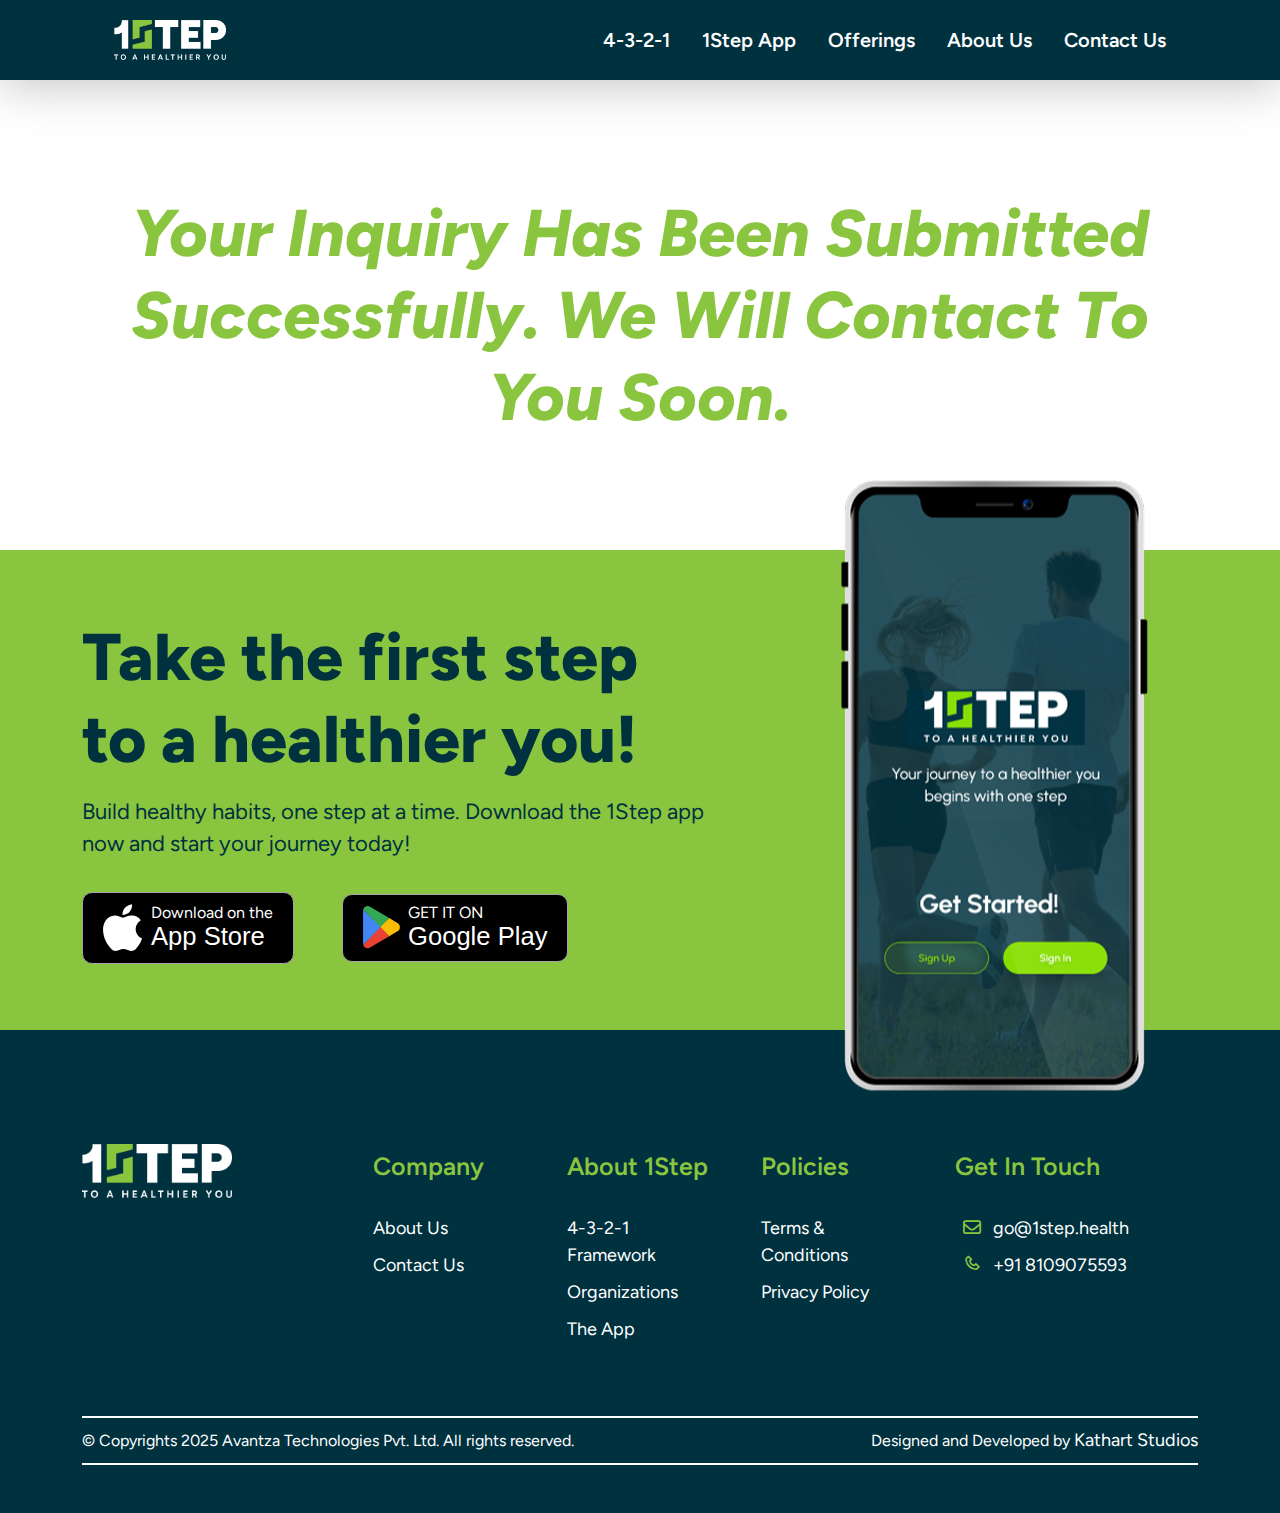
<file: thank-you.html>
<!DOCTYPE html>
<html lang="en">

<head>
  <meta charset="UTF-8">
  <meta name="viewport" content="width=device-width, initial-scale=1.0">
  <title>1Step</title>


  <!--Icons-->
  <link rel="apple-touch-icon" sizes="180x180" href="assets/img/favicon.png">
  <link rel="apple-touch-icon-precomposed" sizes="180x180" href="assets/img/favicon.png">
  <link rel="icon" type="image/png" sizes="32x32" href="assets/img/favicon.png">
  <link rel="icon" type="image/png" sizes="192x192" href="assets/img/favicon.png">
  <link rel="icon" type="image/png" sizes="16x16" href="assets/img/favicon.png">

  <link rel="mask-icon" href="assets/img/favicon.png">
  <meta name="msapplication-TileColor" content="#ffffff">
  <meta name="msapplication-TileImage" content="assets/img/favicon.png">
  <meta name="theme-color" content="#ffffff">

  <link rel="icon" type="image/x-icon" href="assets/img/favicon.png">

  <!-- CSS References -->
  <link rel="stylesheet" href="assets/css/bootstrap.min.css" />
  <link rel="stylesheet" href="assets/plugins/carousel/owl.carousel.min.css" />
  <link rel="stylesheet" href="assets/plugins/scroll_animation/scroll-animation.css" />
  <link rel="stylesheet" href="assets/css/common.css" />
  <link rel="stylesheet" href="assets/css/header.css" />
  <link rel="stylesheet" href="assets/css/footer.css" />
  <link rel="stylesheet" href="assets/css/contact.css" />

  <!--Font Reference-->
  <link rel="preconnect" href="https://fonts.googleapis.com">
  <link rel="preconnect" href="https://fonts.gstatic.com" crossorigin>
  <link href="https://fonts.googleapis.com/css2?family=Figtree:ital,wght@0,300..900;1,300..900&display=swap"
    rel="stylesheet">

  <!-- JS References -->
  <script src="assets/js/jquery.js "></script>

  <!-- Icons References -->
  <link href='https://unpkg.com/boxicons@2.1.2/css/boxicons.min.css' rel='stylesheet'>
  <link rel="stylesheet" href="https://cdnjs.cloudflare.com/ajax/libs/font-awesome/6.7.2/css/all.min.css"
    integrity="sha512-Evv84Mr4kqVGRNSgIGL/F/aIDqQb7xQ2vcrdIwxfjThSH8CSR7PBEakCr51Ck+w+/U6swU2Im1vVX0SVk9ABhg=="
    crossorigin="anonymous" referrerpolicy="no-referrer" />
</head>

<body>

  <!--Header Section Starts-->
  <div include="header.html"></div>
  <!--Header Section Ends-->

  <!--Thank you Message Section Starts-->
  <section id="thanks" class="page-section">
    <div class="container col-md-10 d-flex justify-content-center align-items-center">
      <h1 class="heading text-center">
        <span><i>Your Inquiry Has Been Submitted Successfully. We Will Contact To You Soon.</i></span>
      </h1>
    </div>
  </section>
  <!--Thank you Message Section ENds-->


  <section id="cta" class="page-section d-flex flex-column justify-content-center align-items-center">
    <div class="container d-flex justify-content-center align-items-center">
      <div class="row g-5 position-relative d-flex justify-content-center align-items-center">
        <div class="col-md-7">
          <h1 class="text-secondary">Take the first step to a healthier you!
          </h1>
          <p class="mt-3 text-secondary">Build
            healthy habits,
            one step at a
            time. Download
            the
            1Step app now and start
            your journey
            today!
          </p>
          <div class=" btn-holder d-flex align-items-center gap-5">
            <a href="https://apps.apple.com/in/app/1step-app/id6743196390" target="_blank">
              <div class="apple">
                <div class="inner-ele d-flex justify-content-center align-items-center gap-2">
                  <div class="icon apple-icon">
                  </div>
                  <div class="det">
                    <p class="m-0 ">Download on the</p>
                    <h4>App Store</h4>

                  </div>
                </div>
              </div>
            </a>
            <a href="https://play.google.com/store/apps/details?id=com.coreco.claris_health_app" target="_blank">
              <div class="play">
                <div class="inner-ele d-flex justify-content-center align-items-center gap-2">
                  <div class="icon">
                    <img src="assets/img/Playstore.svg" alt="apple icon">
                  </div>
                  <div class="det">
                    <p class="m-0">GET IT ON</p>
                    <h4>Google Play</h4>
                  </div>
                </div>
              </div>
            </a>
          </div>
        </div>
        <div class="col-md-5">
          <div class="cta-img">
            <img src="assets/img/cta-img.png" alt="Call to action image">
          </div>

        </div>
      </div>
    </div>
  </section>
  <!--Footer Section Starts-->
  <div include="footer.html"></div>
  <!--Footer Section Ends-->

  <!-- JS References -->
  <script src="assets/js/bootstrap.min.js "></script>
  <script src=" assets/plugins/carousel/owl.carousel.min.js"></script>
  <script src="assets/plugins/scroll_animation/scroll-animation.js"></script>
  <script src="assets/js/common.js"></script>
  <script src="assets/js/header.js"></script>
  <script src="assets/js/home.js"></script>


  <script>
    window.setTimeout(function () {

      // Move to a new location or you can do something else
      window.location.href = "./";

    }, 5000);
  </script>

</body>

</html>
</file>
<file: assets/css/common.css>
p,
h1,
h2,
h3,
h4,
h5,
h6,
ol,
ul {
    padding: 0;
    margin: 0;
}

html {
    font-size: 16px;
}


:root {
    --primary: #8AC53F;
    --secondary: #00313F;
    --black: #000;
    --white: #fff;

}

body {
    padding: 0;
    margin: 0;
    font-family: "Figtree", sans-serif;
    font-weight: 400;
    box-sizing: border-box;
    overflow-x: hidden;
}

a,
a:hover,
a:focus {
    text-decoration: none;
}

.text-secondary {
    color: var(--secondary) !important;
}

p {
    margin-bottom: 8px;
    line-height: 1.6;
    color: var(--secondary);
    font-size: 1rem;
    font-weight: 400;
}

h1 {
    font-size: 4.125rem;
    line-height: 5.125rem;
    font-weight: 800;
    color: var(--primary)
}

h2 {
    font-size: 3.125rem;
    line-height: 4.125rem;
    font-weight: 700;
    color: var(--secondary);
}

h2 span {
    color: var(--primary);
}

.logo:focus .logo:focus-visible,
.logo:focus-visible:after,
.logo:focus-within {
    outline: none;
}

.logo a {
    color: var(--secondary);
}

.logo a:hover {
    color: var(--primary);
}

.inverse {
    color: #fff !important;
}

.primary-btn {
    display: inline-block;
    padding: 0.50rem 2rem !important;
    background-color: var(--primary);
    color: var(--secondary);
    border-radius: 25px;
    transition: all 0.3s;
    font-weight: 600;
    border: 1px solid var(--primary);
    font-size: 1rem;
}

.primary-btn:hover {
    /* background-color: transparent !important; */
    color: var(--secondary);
    box-shadow: unset;
    /* border: 1px solid var(--primary); */
    transform: scale(1.1);
    transition: all 200ms ease;
    -webkit-transition: all 200ms ease;
}

.secondary-btn {
    display: inline-block;
    padding: 0.50rem 2rem;
    background-color: transparent;
    color: var(--primary);
    border-radius: 25px;
    border: 1px solid var(--primary);
    transition: all 0.3s;
    font-weight: 600;
    font-size: 1rem;
}

.secondary-btn:hover {
    /* background-color: var(--primary) !important; */
    color: var(--primary) !important;
     transform: scale(1.1);
    transition: all 200ms ease;
    -webkit-transition: all 200ms ease;
}

.btn-holder {
    margin-top: 2rem;
}

.page-section {
    padding: 7rem 0px;
}

.extra-pt-60 {
    padding-top: 7.5rem;
}

.section-title {
    font-size: 3.125rem;
    line-height: 3.75rem;
    font-weight: 700;
    color: var(--black);
    margin-bottom: 1rem;
}

.section-title span {
    color: var(--primary)
}

.owl-dot span {
    display: inline-block;
    width: 18px;
    height: 18px;
    border-radius: 1.25rem;
    background-color: var(--white);
    margin: 0.5rem;
}

.owl-dot.active span {
    background-color: var(--primary)
}

.owl-dots {
    width: 100%;
    text-align: center;
    position: absolute;
    bottom: -3rem;
}

.supporting-title {
    font-size: 2.5rem;
    line-height: 3rem;
    font-weight: 600;
    margin-bottom: 0.5rem;
    width: fit-content;
}

.bold {
    font-weight: 600;
}

.text-primary {
    color: var(--primary) !important;
}

.form-group {
    margin-bottom: 1.25rem;
}
::placeholder{
    color: var(--secondary) !important;
}
.formgroup{
    padding: 2rem 3rem;
}
.form-control {
    border: 1px solid var(--secondary);
    padding: 1rem 1.5rem;
    color:var(--secondary);
    font-weight: 400;
      border-radius: 10px;
}

.form-control:focus {
    outline: none;
    border: 1px solid var(--primary);
    box-shadow: none;
}

label {
    font-weight: 400!important;
    color: var(--secondary);
    margin-bottom: 0.5rem;
}

#cta {
    background-color: var(--primary);
    height: 30rem;
}

#cta p {
    font-size: 1.375rem;
    line-height: 2rem;
    font-weight: 400;
}

.cta-img img {
    position: absolute;
    right: -7%;
    top: 55%;
    transform: translate(-50%, -50%);
}

.btn-holder .apple {
    background-color: var(--black);
    padding: 10px 20px;
    border-radius: 10px;
    border: 1px solid #A6A6A6;
}

.btn-holder .play {
    background-color: var(--black);
    padding: 10px 20px;
    border-radius: 10px;
    border: 1px solid #A6A6A6;
}

.btn-holder .det h4 {
    color: var(--white);
    font-size: 1.6rem;
    font-family: 'Arial';
    font-weight: 500;
}

.btn-holder .det p {
    color: var(--white);
    font-size: 16px !important;
    line-height: 1 !important;
}

.btn-holder .apple .inner-ele .apple-icon {
    background-image: url('../img/apple_white.svg');
    background-size: contain;
    background-position: center;
    background-repeat: no-repeat;
    height: 50px;
    width: 40px;
}

.btn-holder .inner-ele {
    transition: all 400ms ease;
    -webkit-transition: all 400ms ease;
}

.btn-holder .apple:hover {
    background-color: var(--white);
    transition: all 200ms ease;
    -webkit-transition: all 200ms ease;
    transform: scale(1.1);

    & h4,
    p {
        color: black;
    }

    & .inner-ele .apple-icon {
        background-image: url('../img/apple_black.svg');
    }

    & .inner-ele {
        color: black;
    }
}

.btn-holder .play:hover {
    background-color: var(--white);
    transition: all 200ms ease;
    -webkit-transition: all 200ms ease;
    transform: scale(1.1);

    & h4,
    p {
        color: black;
    }

    & .inner-ele {
        color: black;
    }
}

@media screen and (max-width: 1200px) {
    .container {
        max-width: unset;
        width: 100%;
        padding: 0px 2rem;
    }

    html {
        font-size: 15px;
    }
}

@media(max-width:992px) {
    html {
        font-size: 14px;
    }

    .page-section {
        padding: 3.75rem 0px;
    }

    .section-title {
        font-size: 2.25rem;
    }

    .ctaBlock {
        padding: 4rem;
    }

    .btn-holder .apple {
        padding: 10px;
    }

    .btn-holder .play {
        padding: 10px;
    }

    .btn-holder .det h4 {
        font-size: 18px !important;
    }

    .btn-holder .det p {
        font-size: 8px !important;
        text-align: left;
        margin: 2px 0;
    }

    .btn-holder .apple .inner-ele .apple-icon {
        height: 35px;
        width: 35px;
    }

    .btn-holder .play .inner-ele img {
        height: 35px;
        width: 35px;
    }
}

@media screen and (max-width:767px) {
    .row.d-flex {
        display: block !important;
    }

    .page-section {
        padding: 3rem 0px;
    }

    .col-inv {
        display: flex;
        flex-direction: column-reverse;
    }

    .row-inv {
        display: flex;
        flex-direction: row-reverse;
    }

    h1 {
        font-size: 3.125rem;
        line-height: 4rem;
        text-align: center;
    }

    #hero p {
        text-align: center;
    }

    .btn-holder {
        display: flex;
        justify-content: center;
        align-items: center;
    }

    #hero .col-md-5 {
        display: none;
    }
    
h2 {
    font-size: 2.75rem;
    line-height: 3.5rem;
    font-weight: 700;
    color: var(--secondary);
}

}

@media screen and (max-width:680px) {
    .ctaBlock {
        padding: 1rem;
    }

    .ctaContent {
        padding: 2rem;
    }

    .section-title {
        font-size: 1.75rem;
    }

    .section-title-cta {
        font-size: 1.75rem;
    }

    .container {
        padding: 0px 1.5rem;
    }

    .owl-dot span {
        width: 10px;
        height: 10px;
    }
    .text-primary{
  color:var(--primary);
}
    #cta {
    background-color: var(--primary);
    height: 60rem;
}
    #cta p:nth-child(2){
    text-align: center;
    }
.cta-img{
        display: flex;
    justify-content: center;
    align-items: center;
}
.cta-img img{
    position: relative;
    transform: none;
    width: 50%;
    align-items: center;
    display: flex;
    justify-content: center;
    right: 0;
}
}
</file>
<file: assets/css/header.css>
header {
  position: relative;
  width: 100%;
  z-index: 999;
  background: var(--secondary);
  box-shadow: 0px 4px 50px 0px #00000040;
}

.headerHolder {
  display: flex;
  justify-content: space-between;
  align-items: center;
  padding: 0 2rem;
}

.headerHolder .logo {
  width: 100%;
  max-width: 7rem;
}

.navbar-list {
  display: flex;
  gap: 2rem;
  list-style: none;
  align-items: center;
  margin: 0;
}

.navbar-link {
  display: flex;
  align-items: center;
  height: 5rem;
  text-decoration: none;
  font-size: 1.25rem;
  font-weight: 600;
  color: var(--white);
  position: relative;
  transition: color 0.3s ease;
}

.navbar-list li {
  position: relative;
}

.navbar-list li:hover::before {
  content: '';
  position: absolute;
  top: 0;
  left: 0;
  width: 100%;
  height: 8px;
  background: var(--primary);
  border-bottom-left-radius: 10px;
  /* Rounded bottom-left corner */
  border-bottom-right-radius: 10px;
}

.navbar-link.active,
.navbar-link:hover {
  color: var(--white);
}

.navbar-link.active::before,
.navbar-link:hover::before {
  color: var(--white);
  content: '';
  position: absolute;
  top: 0;
  left: 0;
  width: 100%;
  height: 8px;
  background: var(--primary);
  border-bottom-left-radius: 10px;
  /* Rounded bottom-left corner */
  border-bottom-right-radius: 10px;
}

.mobile-navbar-btn {
  display: none;
  background: transparent;
  cursor: pointer;
}

.mobile-nav-icon {
  color: var(--primary);
}

.mobile-nav-icon[name="close-outline"] {
  display: none;
}

@media(max-width: 992px) {
  header {
    padding: 1rem 0;
  }

  .mobile-navbar-btn {
    display: flex;
    align-items: center;
  }

  .navbar {
    position: absolute;
    top: 100%;
    left: 0;
    width: 100%;
    background: var(--secondary);
    transform: translateY(-100%);
    transition: transform 0.3s ease, opacity 0.3s ease;
    opacity: 0;
    visibility: hidden;
    pointer-events: none;
    z-index: 999;
    box-shadow: 0px 4px 50px 0px #00000040;
  }

  .navbar-list {
    flex-direction: column;
    align-items: flex-start;
    padding: 1rem;
    gap: 1rem;
  }

  .navbar-link {
    width: 100%;
    height: auto;
    padding: 0.5rem 1rem;
    font-size: 1.2rem;
    color: var(--white);
  }

  .navbar-link.active {
    color: var(--primary)
  }

  .navbar-list li:hover::after {
    display: none;
  }

  .navbar-link:hover {
    color: var(--primary);
  }

  .active .navbar {
    transform: translateY(0);
    transition: all 0.2s ease-in;
    opacity: 1;
    visibility: visible;
    pointer-events: auto;
  }

  .active .mobile-navbar-btn .mobile-nav-icon[name="close-outline"] {
    display: block;
  }

  .active .mobile-navbar-btn .mobile-nav-icon[name="menu-outline"] {
    display: none;
  }

  .navbar-list li:hover::before {
    display: none;
  }

  .navbar-link.active::before,
  .navbar-link:hover::before {
    display: none;
  }
}

@media(max-width: 680px) {
  .headerHolder {
    padding: 0 1rem;
  }

  .navbar-link {
    font-size: 1.1rem;
  }
}
</file>
<file: assets/css/footer.css>
#footer{
  background-color: var(--secondary);
  padding-top: 7rem;
  padding-bottom: 3rem;
}

#footer a{
  font-size: 18px;
  color:var(--white);
  margin: 5px 0;
  font-weight: 400;
}

#footer h5{
  font-size: 25px;
  line-height: 3rem;
  color: var(--primary);
  font-weight: 600;
}

#footer .links{
  display: flex;
  flex-direction: column;
  margin: 20px 0;
}

#footer a:hover{
  color:var(--primary);
}

.copyright{
  border-top:2px solid #fff;
  border-bottom: 2px solid #fff;
  flex-wrap: wrap;
}
</file>
<file: assets/css/home.css>
#hero {
  height: 100vh;
  background-color: var(--secondary);
  display: flex;
  justify-content: center;
  align-items: center;
}

#hero p, #signup p {
  font-size: 1.625rem;
  line-height: 2.5rem;
}

#hero .container .row .col-md-7 {
  /* transform: translate(0%, 30%); */
  
}

#framework {
  background: url('../img/background-vector.svg');
  background-repeat: no-repeat;
  background-size: contain;
  background-position: left;
}
.slideshow img:not(.active){
  display: none;
}

.slideshow img {
  overflow: hidden;
  position: absolute;
  bottom: 0;
  right:4rem;
  transition: all 0.2s ease-in;
}

.slideshow img.active {
  display: block;
  transition: all 0.2s ease-in;
}



.nav-tabs {
  border-bottom: 0;
}

.nav-tabs .nav-link {
  background-color: var(--primary);
  color: var(--secondary);
  border: none;
  margin-bottom: 10px;
  border-radius: 30px;
  font-size:4.125rem;
  line-height: 5rem;
  font-weight: 700;
  width: 100%;
  text-align: center;
  display: flex;
  align-items: center;
  justify-content: center;
  position: relative;
}

.nav-tabs .nav-link.active {
  background-color: var(--secondary);
  color: var(--white);
  border-radius: 30px 0 0 30px;
}
.nav-tabs .nav-link.active:after{
  content: "";
    width: 35px;
    height: 100%;
    position: absolute;
    right: -35px;
    background-color: var(--secondary);
}
.tab-content {
 position: relative;
height: 100%;
}
.tab-content>.active{
  background-color: var(--secondary);
  color:var(--white);
  height: 100%;
    padding: 2rem;
   margin: 0 10px;
   border-radius: 30px;
   position: relative;
}

.tab-pane img {
  width: 100%;
  height: 100%;
  object-fit: cover;
  border-radius: 25px;
}

.img-caption{
  background: linear-gradient(to bottom, rgba(0, 49, 63, 0) 0%, #00313F 100%);
  position: absolute;
  top: 0;
  left: 0;
  width: 100%;
  height: 100%;
  z-index: 1;
  border-radius: 25px;
  display: flex;
  align-items: flex-end;
}

.img-caption h6 {
  font-size: 1.375rem;
  line-height: 2rem;
  font-weight: 600;
  display: flex;
  flex-direction: column;
  padding: 1rem 3rem;
}
.img-caption-2{
  display: flex;
  flex-direction: column;
  column-gap: 1rem;
  row-gap: 2rem;
}

.tab-pane .arrow {
  color: var(--primary);
  width:15px;
  margin-right: 5px;
}

.tab-content h4{
  font-size: 2.25rem;
  line-height: 3rem;
  font-weight: 600;
  color: var(--white);
}
.tab-content p{
  font-size: 1.375rem;
  line-height: 2rem;
  font-weight: 500;
  color: var(--white);
}
#framework{
  padding-bottom: 10rem;
}
#homeApp{
  background: var(--secondary);
  display: flex;
  flex-direction: column;
  justify-content: end;
  height: 38rem;
}

#homeApp .container .row h4{
  font-size: 2.5rem;
  line-height: 3rem;
  font-weight: 600;
}

.points li {
  font-size: 1.375rem;
  line-height: 2rem;
  font-weight: 500;
  color:var(--white);
  padding-left: 20px;
  margin: 1rem 2rem;
}
.points li span{
  color:var(--primary);
}
.points ul{
 list-style-image: url('../img/Home/right-arrow.svg');
 list-style-position: outside;
}

#homeApp .owl-dots {
    width: 100%;
    text-align: left;
    position: absolute;
    bottom: 1.5rem;
}

#signup h4{
  font-size: 2.5rem;
  line-height: 3rem;
  font-weight: 600;
}
#offering{
  background-color: var(--secondary);
}
.offer-caption{
 position: absolute;
  left: 50%;
  bottom: 5%;
  transform: translate(-50%, -50%);
}
.offer-description{
  display: none;
}
.hover-img{
  border-radius: 30px;
}
.hover-img:hover{
  cursor: pointer;
  mask-image: linear-gradient(180deg, rgba(0, 49, 63, 0) 0%, #00313F 100%),
linear-gradient(0deg, rgba(0, 49, 63, 0.5), rgba(0, 49, 63, 0.5));
-webkit-mask-image:linear-gradient(180deg, rgba(0, 49, 63, 0) 0%, #00313F 100%),
linear-gradient(0deg, rgba(0, 49, 63, 0.5), rgba(0, 49, 63, 0.5));

}
.hover-img:hover .offer-caption{
  display: none;
}

.hover-img:hover .offer-description{
  display: block;
  position: absolute;
  left: 50%;
  top: 50%;
  transform: translate(-50%, -50%);
  width: 70%;
}

 #offering h4{
  font-size: 1.375rem;
  line-height: 2.5rem;
  font-weight: 600;
}
#offering p{
  font-size: 1.125rem;
  line-height: 2rem
}
#mission h4{
   font-size: 2.5rem;
  line-height: 3.5rem;
  font-weight: 600;
}

@media(max-width:680px){
  .nav-tabs .nav-link.active:after {
    display: none;
}
.nav-tabs .nav-link.active{
  border-radius: 30px;
}
#framework {
  padding-bottom: 3rem;
}
#homeApp {
  height: 67rem;
  justify-content: flex-start;
  padding: 1rem 0;
  overflow: hidden;
}
.homeapp-desc{
  position: relative;
}
.homeapp-img{
  position: relative;
  /* bottom:-35rem; */
}
.homeapp-img img{
    width: 105%;
    position: relative;
    bottom: 0rem;
}
#mission h4, .tab-content h4 {
  font-size: 2rem;
  line-height: 3rem;
  text-align: center;
}



}
</file>
<file: assets/css/step-app.css>
#stepHero{
  height: 80vh;
  background-color: var(--secondary);
}
#stepHero .container .row .col-md-5{
  position: absolute;
  top:0;
  right: 0%;
}
.btn-holder .det h4 {
line-height: 1;
}
h4{
  font-size: 2.5rem;
  line-height: 3.5rem;
  font-weight: 700;
}

#inspired p{
  font-size: 1.625rem;
  line-height: 2.5rem;
}

#inspired{
  padding-top:18rem ;
  padding-bottom: 10rem;
  background-image: url("../img/1StepApp/step-app-back.png");
  background-repeat: no-repeat;
  background-size: cover;
  background-position: top;
}
.first-slide{
  background-color: var(--primary);
  padding: 1rem;
  display: flex;
  flex-direction: column;
  justify-content: center;
}
#green-slide .owl-dot.active span {
    background-color: var(--secondary);
}
#green-slide .owl-nav{
  position: absolute;
    bottom: 5rem;
    display: flex;
    justify-content: space-between;
    gap: 10rem;
    left:9%;
    z-index: 2;
}
#green-slide .owl-dots{
  position: absolute;
    bottom: 4.5rem;
    display: flex;
    justify-content: start;
    align-items: center;
    left: 12%;
    z-index: 1;
}


#healthy-habits .item{
height: 35rem;
}
#healthy-habits .owl-dots span{
  background-color: var(--secondary);
}
#healthy-habits .owl-dot.active span{
  background-color: var(--primary);
}
#healthy-habits .owl-dots{
 width: 100%;
  text-align: center;
  position: absolute;
  bottom: 60%;
  right: -40rem;
  transform: rotate(90deg);
}
.arrow-grp{
  margin-top: 3rem;
}
.arrow-content{
  border: 3px solid var(--primary);
  border-radius: 30px;
  position: relative;
  z-index: 2;
  background-color: var(--white);
  left: 10rem;
  top:0rem;
}
.arrow-content ul{
 list-style-image: url('../img/1StepApp/right\ tick.png');
 list-style-position: outside;
 padding:3rem;
 width: 30rem;

}
.arrow-content ul li::marker {
  font-weight: 600;
   font-size: 10px !important;
   width: 10px;
}


.arrow-content ul li{
 font-size: 1.375rem;
  line-height: 2rem;
  font-weight: 500;
  color:var(--secondary);
  padding-left: 10px;
  margin: 1rem 2rem;
}
.slider-img{
  position: relative;
  z-index: 1;
}
.slider-img img{
  width: 90% !important;
}
.test-track{
  background-color: var(--secondary);
}
.test-points ul li{
 font-size: 1.375rem;
  line-height: 2rem;
  font-weight: 400;
  color:var(--white);
  padding-left: 10px;
  margin: 1rem 2rem;
}
.test-img{
  position: absolute;
  top: 5%;
  right: 0;
}
.stay-content{
  padding-top: 10rem;
}
.stay-content p{
  font-weight: 700;
}
.stay-points ul li{
 font-size: 1.375rem;
  line-height: 2rem;
  font-weight: 400;
  color:var(--secondary);
  padding-left: 10px;
  margin: 1rem 2rem;
}
.stay-course-img{
  position: absolute;
  top:-10%;
}
.testimonials {
  padding-top:15rem;
}
.testimonials .container{
  background-color: var(--secondary);
  padding: 5rem;
  border-radius: 30px;
}
.author-name{
  color:var(--primary);
  font-weight: 700;
  line-height: 1;
}
.author-designation{
  font-size: 20px !important;
  line-height: 1;
  font-weight: 400;
}

.testimonials .owl-nav{
  display: flex;
  justify-content: space-between;
  position: relative;
  margin-top: 5%;
  z-index: 2;
}
.testimonials .owl-dots{
  bottom: 0;
  z-index: 1;
}

@media(max-width:1024px) {
#green-slide  .owl-nav{
    bottom: 4rem;
    gap: 10rem;
    left:10rem;
}
#green-slide .owl-dots{
    left: 14rem;
}

}

@media(max-width:680px) {
  .owl-dots {
    width: auto;
  }
#stepHero .container .row .col-md-5 {
    position: relative;
    top: 3rem;
    right: 0%;
}
#stepHero .container .row .col-md-7 h4, #stepHero .container .row .col-md-7 h1 {
    text-align: center;
}
#inspired{
  padding-top: 22rem;
}
.first-slide {
  padding:6rem 1rem;
}
#green-slide .owl-nav {
    position: absolute;
    gap: 10rem;
    left: 25%;
    bottom: 3rem;
}
#green-slide .owl-dots {
    position: absolute;
    left: 40%;
    bottom: 3rem;
}
#healthy-habits .item {
    height: auto;
}
.slider-img img {
    width: 100% !important;
}
.arrow-img img{
  width: 50% !important;
}
.arrow-content {
left:0;
margin-top: 1rem;
}
.arrow-content ul {
width: auto;
}
    #healthy-habits .owl-dots {
        width: 100%;
        text-align: center;
        position: relative;
        bottom: -30px;
        transform: rotate(0);
        right: 0;
        left: 0;
    }
    .arrow-grp{
      flex-wrap: wrap;
    }
    .test-img {
    position: relative;
}
.stay-course-img{
  position: relative;
  margin-top: 10rem;
}
.stay-content {
    padding-top: 0rem;
}
.testimonials{
  padding-top:5rem;
  margin:1rem;
}
.testimonials .container {
    background-color: var(--secondary);
    padding: 6rem 2rem;
    border-radius: 30px;
}.testimonials .owl-nav {
margin-top:12%
}
.testimonials .owl-dots {
    bottom: 0;
    z-index: 1;
    left: 43%;
}
}
</file>
<file: assets/css/framework.css>
#hero-framework {
  height: 100vh;
  display: flex;
  justify-content: center;
  align-items: center;
  background: var(--secondary) url('../img/framework/4321-Page-Banner.jpg') no-repeat bottom right;
  background-size: cover;
}
#hero-framework p {
  font-size: 1.625rem;
  line-height: 2.5rem;
}


#factors {
  background: url('../img/background-vector.svg');
  background-repeat: no-repeat;
  background-size: cover;
  background-position:  center;
}

#factors .row {
  display: flex;
  justify-content: center;
  align-items: stretch;
}

.factor-points ul {
  list-style-type: decimal;
  list-style-position: inside;
  color: var(--secondary);
}

.factor-points ul li::marker {
  font-weight: 600;
}

.factor-points ul li {
  font-size: 1.625rem;
  line-height: 2.15rem;
  margin: 1rem 0;
  color: var(--secondary);
}

.image-container {
  display: flex;
  flex-wrap: wrap;
  gap: 0px;
  justify-content: center;
  flex-direction: column;
  align-items: center;
   margin: 0 auto;
}
 .image-wrapper {
       width: 250px;
      /* height: 150px; */
      position: relative;
      margin-bottom: -30px;
      /* Negative margin for overlap */
    }

.image-wrapper img {
  width: 100%;
      height: 100%;
  border-radius: 25px;
  transition: transform 0.3s ease;
  object-fit: cover;
  position: relative;
}
 /* Zigzag effect with translateX */
    .image-wrapper:nth-child(odd) {
      transform: translateX(-50px);
      /* Shift left */
    }

    .image-wrapper:nth-child(even) {
      transform: translateX(50px);
      /* Shift right */
    }

    /* Overlap with z-index */
    .image-wrapper:nth-child(1) img {
      z-index: 4;
    }

    .image-wrapper:nth-child(2) img {
      z-index: 3;
    }

    .image-wrapper:nth-child(3) img {
      z-index: 2;
    }

    .image-wrapper:nth-child(4) img {
      z-index: 1;
    }
/* .image-container img:nth-child(2){
      top: -3rem;
    }
     .image-container img:nth-child(3) {
      top: -6rem;
    }
     .image-container img:nth-child(4) {
      top: -9rem;
    } */

/* .image-container img:nth-child(odd) {
  transform: translateX(-5rem);
} */


.frame-num h1 {
  font-size: 160px;
  color: var(--white);
  font-weight: 700;
  background-color: var(--primary);
  border-radius: 30px;
  width: 100%;
  height: 100%;
  display: flex;
  justify-content: center;
  align-items: center;
}

.frame-num {
  display: flex;
  justify-content: center;
  align-items: center;
  height: 30rem;
  width: 100%;
}

.owl-dots {
  width: 100%;
  text-align: center;
  position: absolute;
  bottom: 50%;
  right: -40rem;
  transform: rotate(90deg);
}

.owl-dot span {
  display: inline-block;
  width: 18px;
  height: 18px;
  border-radius: 1.25rem;
  background-color: var(--secondary);
  margin: 0.5rem;
}
.aboutApp h4{
  font-size: 2.25rem;
  line-height: 3rem;
  font-weight: 600;
  color: var(--secondary);
}
@media(max-width:680px) {
  #hero-framework {
  height: 100vh;
  display: flex;
  justify-content: center;
  align-items: center;
  background: var(--secondary) url('../img/framework/4321-Page-Banner_Mobile.jpg') no-repeat bottom center;
  background-size: cover;
  display: flex;
    justify-content: start;
    align-items: flex-start;
}
#hero-framework p{
  text-align: center;
}
  #factors .row {
    flex-direction: column-reverse;
    margin-top: 2rem;
  }

  .frame-num {
    height: 12rem;
  }
/* 
  .image-container img:nth-child(odd) {
    transform: translateX(-2rem);
  }

  .image-container img:nth-child(even) {
    transform: translateX(2rem);
  } */

  .owl-dots {
    width: 100%;
    text-align: center;
    position: absolute;
    top: 0;
    right: 0rem;
    transform: rotate(0deg);
  }
  .aboutApp h4 {
  font-size: 2rem;
  line-height: 3rem;
  text-align: center;
}
}
</file>
<file: assets/css/contact.css>
#contact-hero{
  background-color: var(--secondary);
  height: 100vh;
}
#contact-hero h1{
  color: var(--primary);
  position: relative;
  transform: translateY(50%);
}
.contact-form-container{
  background-color: var(--white);
  box-shadow: 0px 0px 80px 0px #00000026;
  border-radius: 30px;
}
#contact-form{
  margin-top: -30rem;
}

#cont-det{
  padding-bottom: 10rem;
  margin-top: -5rem;
}
#cont-det .links a{
  color:var(--secondary);
  font-size: 22px;
}
#cont-det .links a:hover{
  color:var(--primary);
}
@media(max-width:1024px){

}
@media(max-width:992px){
#contact-form{
  margin-top: -35rem;
}

}
@media(max-width:768px){

}
@media(max-width:680px){
#contact-form{
  margin-top: -48rem;
}
.contact-form-container{
    border-radius: 30px;
    overflow: hidden;
}
#cont-det {
 padding-bottom:5rem;
  margin-top: 0;
}
}
</file>
<file: assets/css/offering.css>
#offering-hero {
  height: 100vh;
  display: flex;
  justify-content: center;
  align-items: center;
  background: var(--secondary) url('../img/offerings/hero-offerings.png') no-repeat bottom center;
  background-size: cover;
}
#package{
  background: url('../img/background-vector.svg');
  background-size: contain;
  background-repeat: no-repeat;
  background-position: left;
}
.pack-card h5, .check-box h5, h5{
  color:var(--secondary);
  font-size: 1.875rem;
  font-weight: 600;
  line-height: 2.5rem;
}
.pack-card{
  padding: 1rem 1.5rem;
  border-radius: 20px;
  border:1px solid var(--secondary);
  height: 100%;
  margin-top:2rem
}
.pack-icon{
  filter:brightness(0%);
}
.pack-card:hover{
  background:var(--secondary);
  cursor: pointer;
}
.pack-card:hover h5{
  color:var(--white);
}
.pack-card:hover .pack-icon{
  filter:brightness(100%);
}
#howitworks .row{
  background-color: var(--primary);
  padding: 2rem;
  border-radius: 20px;
  display: flex;
  justify-content: center;
  align-items: center;
}
#howitworks .row .col-md-4{
  border-right: 2px solid #000;
  padding: 2rem;
}
#howitworks .row .col-md-4:last-child{
  border-right: none;
}
.page-section {
    padding: 7rem 0px !important;
}


#inspired p {
  font-size: 1.625rem;
  line-height: 2.5rem;
}

#inspired {
  padding-top: 18rem;
  padding-bottom: 10rem;
  background-image: url("../img/1StepApp/step-app-back.png");
  background-repeat: no-repeat;
  background-size: cover;
  background-position: top;
}

.homeapp-desc {
  background-color: var(--secondary);
  padding: 3rem;
  display: flex;
  flex-direction: column;

}
.homeapp-desc h4 {
  font-size: 2.5rem;
  line-height: 3rem;
  font-weight: 600;
}

.points li {
  font-size: 1.375rem;
  line-height: 2rem;
  font-weight: 500;
  color:var(--white);
  padding-left: 20px;
  margin: 1rem 2rem;
}
.points li span{
  color:var(--primary);
}
.points ul{
 list-style-image: url('../img/Home/right-arrow.svg');
 list-style-position: outside;
}


#goffering-green-slide .owl-dot.active span {
  background-color: var(--primary);
}

/* #offering-green-slide .owl-nav {
  position: absolute;
  bottom: 10%;
  display: flex;
  justify-content: space-between;
  gap: 10rem;
  left: 9%;
  z-index: 2;
} */

#offering-green-slide .owl-dots {
  position: absolute;
  bottom: 8%;
  display: flex;
  justify-content: start;
  align-items: center;
  left: 3%;
  z-index: 1;
}
@media(max-width:1024px) {
  /* #green-slide .owl-nav {
    bottom: 4rem;
    gap: 10rem;
    left: 10rem;
  } */

  #green-slide .owl-dots {
    left: 14rem;
  }

}
@media(max-width:680px) {
  
#howitworks .row .col-md-4{
  border-right: none;
  border-bottom: 2px solid #000;
  padding: 2rem;
}
#howitworks .row .col-md-4:last-child{
  border-bottom: none;
}
 /* #green-slide .owl-nav {
    position: absolute;
    gap: 10rem;
    left: 25%;
    bottom: 4rem;
  } */

  #offering-green-slide .owl-dots {
    position: relative;
    left: 40%;
    bottom: 5.8rem;
  }
  .homeapp-desc{
    padding-bottom: 7rem;
  }
  .homeapp-desc h1{
    font-size: 30px;
  }
  .homeapp-desc h4 {
    font-size: 25px;
    line-height: 33px;
  }
  .points li{
    margin: 1rem;
  }
}
</file>
<file: assets/plugins/scroll_animation/scroll-animation.css>
[data-aos][data-aos][data-aos-duration="50"],body[data-aos-duration="50"] [data-aos]{transition-duration:50ms}[data-aos][data-aos][data-aos-delay="50"],body[data-aos-delay="50"] [data-aos]{transition-delay:0}[data-aos][data-aos][data-aos-delay="50"].aos-animate,body[data-aos-delay="50"] [data-aos].aos-animate{transition-delay:50ms}[data-aos][data-aos][data-aos-duration="100"],body[data-aos-duration="100"] [data-aos]{transition-duration:.1s}[data-aos][data-aos][data-aos-delay="100"],body[data-aos-delay="100"] [data-aos]{transition-delay:0}[data-aos][data-aos][data-aos-delay="100"].aos-animate,body[data-aos-delay="100"] [data-aos].aos-animate{transition-delay:.1s}[data-aos][data-aos][data-aos-duration="150"],body[data-aos-duration="150"] [data-aos]{transition-duration:.15s}[data-aos][data-aos][data-aos-delay="150"],body[data-aos-delay="150"] [data-aos]{transition-delay:0}[data-aos][data-aos][data-aos-delay="150"].aos-animate,body[data-aos-delay="150"] [data-aos].aos-animate{transition-delay:.15s}[data-aos][data-aos][data-aos-duration="200"],body[data-aos-duration="200"] [data-aos]{transition-duration:.2s}[data-aos][data-aos][data-aos-delay="200"],body[data-aos-delay="200"] [data-aos]{transition-delay:0}[data-aos][data-aos][data-aos-delay="200"].aos-animate,body[data-aos-delay="200"] [data-aos].aos-animate{transition-delay:.2s}[data-aos][data-aos][data-aos-duration="250"],body[data-aos-duration="250"] [data-aos]{transition-duration:.25s}[data-aos][data-aos][data-aos-delay="250"],body[data-aos-delay="250"] [data-aos]{transition-delay:0}[data-aos][data-aos][data-aos-delay="250"].aos-animate,body[data-aos-delay="250"] [data-aos].aos-animate{transition-delay:.25s}[data-aos][data-aos][data-aos-duration="300"],body[data-aos-duration="300"] [data-aos]{transition-duration:.3s}[data-aos][data-aos][data-aos-delay="300"],body[data-aos-delay="300"] [data-aos]{transition-delay:0}[data-aos][data-aos][data-aos-delay="300"].aos-animate,body[data-aos-delay="300"] [data-aos].aos-animate{transition-delay:.3s}[data-aos][data-aos][data-aos-duration="350"],body[data-aos-duration="350"] [data-aos]{transition-duration:.35s}[data-aos][data-aos][data-aos-delay="350"],body[data-aos-delay="350"] [data-aos]{transition-delay:0}[data-aos][data-aos][data-aos-delay="350"].aos-animate,body[data-aos-delay="350"] [data-aos].aos-animate{transition-delay:.35s}[data-aos][data-aos][data-aos-duration="400"],body[data-aos-duration="400"] [data-aos]{transition-duration:.4s}[data-aos][data-aos][data-aos-delay="400"],body[data-aos-delay="400"] [data-aos]{transition-delay:0}[data-aos][data-aos][data-aos-delay="400"].aos-animate,body[data-aos-delay="400"] [data-aos].aos-animate{transition-delay:.4s}[data-aos][data-aos][data-aos-duration="450"],body[data-aos-duration="450"] [data-aos]{transition-duration:.45s}[data-aos][data-aos][data-aos-delay="450"],body[data-aos-delay="450"] [data-aos]{transition-delay:0}[data-aos][data-aos][data-aos-delay="450"].aos-animate,body[data-aos-delay="450"] [data-aos].aos-animate{transition-delay:.45s}[data-aos][data-aos][data-aos-duration="500"],body[data-aos-duration="500"] [data-aos]{transition-duration:.5s}[data-aos][data-aos][data-aos-delay="500"],body[data-aos-delay="500"] [data-aos]{transition-delay:0}[data-aos][data-aos][data-aos-delay="500"].aos-animate,body[data-aos-delay="500"] [data-aos].aos-animate{transition-delay:.5s}[data-aos][data-aos][data-aos-duration="550"],body[data-aos-duration="550"] [data-aos]{transition-duration:.55s}[data-aos][data-aos][data-aos-delay="550"],body[data-aos-delay="550"] [data-aos]{transition-delay:0}[data-aos][data-aos][data-aos-delay="550"].aos-animate,body[data-aos-delay="550"] [data-aos].aos-animate{transition-delay:.55s}[data-aos][data-aos][data-aos-duration="600"],body[data-aos-duration="600"] [data-aos]{transition-duration:.6s}[data-aos][data-aos][data-aos-delay="600"],body[data-aos-delay="600"] [data-aos]{transition-delay:0}[data-aos][data-aos][data-aos-delay="600"].aos-animate,body[data-aos-delay="600"] [data-aos].aos-animate{transition-delay:.6s}[data-aos][data-aos][data-aos-duration="650"],body[data-aos-duration="650"] [data-aos]{transition-duration:.65s}[data-aos][data-aos][data-aos-delay="650"],body[data-aos-delay="650"] [data-aos]{transition-delay:0}[data-aos][data-aos][data-aos-delay="650"].aos-animate,body[data-aos-delay="650"] [data-aos].aos-animate{transition-delay:.65s}[data-aos][data-aos][data-aos-duration="700"],body[data-aos-duration="700"] [data-aos]{transition-duration:.7s}[data-aos][data-aos][data-aos-delay="700"],body[data-aos-delay="700"] [data-aos]{transition-delay:0}[data-aos][data-aos][data-aos-delay="700"].aos-animate,body[data-aos-delay="700"] [data-aos].aos-animate{transition-delay:.7s}[data-aos][data-aos][data-aos-duration="750"],body[data-aos-duration="750"] [data-aos]{transition-duration:.75s}[data-aos][data-aos][data-aos-delay="750"],body[data-aos-delay="750"] [data-aos]{transition-delay:0}[data-aos][data-aos][data-aos-delay="750"].aos-animate,body[data-aos-delay="750"] [data-aos].aos-animate{transition-delay:.75s}[data-aos][data-aos][data-aos-duration="800"],body[data-aos-duration="800"] [data-aos]{transition-duration:.8s}[data-aos][data-aos][data-aos-delay="800"],body[data-aos-delay="800"] [data-aos]{transition-delay:0}[data-aos][data-aos][data-aos-delay="800"].aos-animate,body[data-aos-delay="800"] [data-aos].aos-animate{transition-delay:.8s}[data-aos][data-aos][data-aos-duration="850"],body[data-aos-duration="850"] [data-aos]{transition-duration:.85s}[data-aos][data-aos][data-aos-delay="850"],body[data-aos-delay="850"] [data-aos]{transition-delay:0}[data-aos][data-aos][data-aos-delay="850"].aos-animate,body[data-aos-delay="850"] [data-aos].aos-animate{transition-delay:.85s}[data-aos][data-aos][data-aos-duration="900"],body[data-aos-duration="900"] [data-aos]{transition-duration:.9s}[data-aos][data-aos][data-aos-delay="900"],body[data-aos-delay="900"] [data-aos]{transition-delay:0}[data-aos][data-aos][data-aos-delay="900"].aos-animate,body[data-aos-delay="900"] [data-aos].aos-animate{transition-delay:.9s}[data-aos][data-aos][data-aos-duration="950"],body[data-aos-duration="950"] [data-aos]{transition-duration:.95s}[data-aos][data-aos][data-aos-delay="950"],body[data-aos-delay="950"] [data-aos]{transition-delay:0}[data-aos][data-aos][data-aos-delay="950"].aos-animate,body[data-aos-delay="950"] [data-aos].aos-animate{transition-delay:.95s}[data-aos][data-aos][data-aos-duration="1000"],body[data-aos-duration="1000"] [data-aos]{transition-duration:1s}[data-aos][data-aos][data-aos-delay="1000"],body[data-aos-delay="1000"] [data-aos]{transition-delay:0}[data-aos][data-aos][data-aos-delay="1000"].aos-animate,body[data-aos-delay="1000"] [data-aos].aos-animate{transition-delay:1s}[data-aos][data-aos][data-aos-duration="1050"],body[data-aos-duration="1050"] [data-aos]{transition-duration:1.05s}[data-aos][data-aos][data-aos-delay="1050"],body[data-aos-delay="1050"] [data-aos]{transition-delay:0}[data-aos][data-aos][data-aos-delay="1050"].aos-animate,body[data-aos-delay="1050"] [data-aos].aos-animate{transition-delay:1.05s}[data-aos][data-aos][data-aos-duration="1100"],body[data-aos-duration="1100"] [data-aos]{transition-duration:1.1s}[data-aos][data-aos][data-aos-delay="1100"],body[data-aos-delay="1100"] [data-aos]{transition-delay:0}[data-aos][data-aos][data-aos-delay="1100"].aos-animate,body[data-aos-delay="1100"] [data-aos].aos-animate{transition-delay:1.1s}[data-aos][data-aos][data-aos-duration="1150"],body[data-aos-duration="1150"] [data-aos]{transition-duration:1.15s}[data-aos][data-aos][data-aos-delay="1150"],body[data-aos-delay="1150"] [data-aos]{transition-delay:0}[data-aos][data-aos][data-aos-delay="1150"].aos-animate,body[data-aos-delay="1150"] [data-aos].aos-animate{transition-delay:1.15s}[data-aos][data-aos][data-aos-duration="1200"],body[data-aos-duration="1200"] [data-aos]{transition-duration:1.2s}[data-aos][data-aos][data-aos-delay="1200"],body[data-aos-delay="1200"] [data-aos]{transition-delay:0}[data-aos][data-aos][data-aos-delay="1200"].aos-animate,body[data-aos-delay="1200"] [data-aos].aos-animate{transition-delay:1.2s}[data-aos][data-aos][data-aos-duration="1250"],body[data-aos-duration="1250"] [data-aos]{transition-duration:1.25s}[data-aos][data-aos][data-aos-delay="1250"],body[data-aos-delay="1250"] [data-aos]{transition-delay:0}[data-aos][data-aos][data-aos-delay="1250"].aos-animate,body[data-aos-delay="1250"] [data-aos].aos-animate{transition-delay:1.25s}[data-aos][data-aos][data-aos-duration="1300"],body[data-aos-duration="1300"] [data-aos]{transition-duration:1.3s}[data-aos][data-aos][data-aos-delay="1300"],body[data-aos-delay="1300"] [data-aos]{transition-delay:0}[data-aos][data-aos][data-aos-delay="1300"].aos-animate,body[data-aos-delay="1300"] [data-aos].aos-animate{transition-delay:1.3s}[data-aos][data-aos][data-aos-duration="1350"],body[data-aos-duration="1350"] [data-aos]{transition-duration:1.35s}[data-aos][data-aos][data-aos-delay="1350"],body[data-aos-delay="1350"] [data-aos]{transition-delay:0}[data-aos][data-aos][data-aos-delay="1350"].aos-animate,body[data-aos-delay="1350"] [data-aos].aos-animate{transition-delay:1.35s}[data-aos][data-aos][data-aos-duration="1400"],body[data-aos-duration="1400"] [data-aos]{transition-duration:1.4s}[data-aos][data-aos][data-aos-delay="1400"],body[data-aos-delay="1400"] [data-aos]{transition-delay:0}[data-aos][data-aos][data-aos-delay="1400"].aos-animate,body[data-aos-delay="1400"] [data-aos].aos-animate{transition-delay:1.4s}[data-aos][data-aos][data-aos-duration="1450"],body[data-aos-duration="1450"] [data-aos]{transition-duration:1.45s}[data-aos][data-aos][data-aos-delay="1450"],body[data-aos-delay="1450"] [data-aos]{transition-delay:0}[data-aos][data-aos][data-aos-delay="1450"].aos-animate,body[data-aos-delay="1450"] [data-aos].aos-animate{transition-delay:1.45s}[data-aos][data-aos][data-aos-duration="1500"],body[data-aos-duration="1500"] [data-aos]{transition-duration:1.5s}[data-aos][data-aos][data-aos-delay="1500"],body[data-aos-delay="1500"] [data-aos]{transition-delay:0}[data-aos][data-aos][data-aos-delay="1500"].aos-animate,body[data-aos-delay="1500"] [data-aos].aos-animate{transition-delay:1.5s}[data-aos][data-aos][data-aos-duration="1550"],body[data-aos-duration="1550"] [data-aos]{transition-duration:1.55s}[data-aos][data-aos][data-aos-delay="1550"],body[data-aos-delay="1550"] [data-aos]{transition-delay:0}[data-aos][data-aos][data-aos-delay="1550"].aos-animate,body[data-aos-delay="1550"] [data-aos].aos-animate{transition-delay:1.55s}[data-aos][data-aos][data-aos-duration="1600"],body[data-aos-duration="1600"] [data-aos]{transition-duration:1.6s}[data-aos][data-aos][data-aos-delay="1600"],body[data-aos-delay="1600"] [data-aos]{transition-delay:0}[data-aos][data-aos][data-aos-delay="1600"].aos-animate,body[data-aos-delay="1600"] [data-aos].aos-animate{transition-delay:1.6s}[data-aos][data-aos][data-aos-duration="1650"],body[data-aos-duration="1650"] [data-aos]{transition-duration:1.65s}[data-aos][data-aos][data-aos-delay="1650"],body[data-aos-delay="1650"] [data-aos]{transition-delay:0}[data-aos][data-aos][data-aos-delay="1650"].aos-animate,body[data-aos-delay="1650"] [data-aos].aos-animate{transition-delay:1.65s}[data-aos][data-aos][data-aos-duration="1700"],body[data-aos-duration="1700"] [data-aos]{transition-duration:1.7s}[data-aos][data-aos][data-aos-delay="1700"],body[data-aos-delay="1700"] [data-aos]{transition-delay:0}[data-aos][data-aos][data-aos-delay="1700"].aos-animate,body[data-aos-delay="1700"] [data-aos].aos-animate{transition-delay:1.7s}[data-aos][data-aos][data-aos-duration="1750"],body[data-aos-duration="1750"] [data-aos]{transition-duration:1.75s}[data-aos][data-aos][data-aos-delay="1750"],body[data-aos-delay="1750"] [data-aos]{transition-delay:0}[data-aos][data-aos][data-aos-delay="1750"].aos-animate,body[data-aos-delay="1750"] [data-aos].aos-animate{transition-delay:1.75s}[data-aos][data-aos][data-aos-duration="1800"],body[data-aos-duration="1800"] [data-aos]{transition-duration:1.8s}[data-aos][data-aos][data-aos-delay="1800"],body[data-aos-delay="1800"] [data-aos]{transition-delay:0}[data-aos][data-aos][data-aos-delay="1800"].aos-animate,body[data-aos-delay="1800"] [data-aos].aos-animate{transition-delay:1.8s}[data-aos][data-aos][data-aos-duration="1850"],body[data-aos-duration="1850"] [data-aos]{transition-duration:1.85s}[data-aos][data-aos][data-aos-delay="1850"],body[data-aos-delay="1850"] [data-aos]{transition-delay:0}[data-aos][data-aos][data-aos-delay="1850"].aos-animate,body[data-aos-delay="1850"] [data-aos].aos-animate{transition-delay:1.85s}[data-aos][data-aos][data-aos-duration="1900"],body[data-aos-duration="1900"] [data-aos]{transition-duration:1.9s}[data-aos][data-aos][data-aos-delay="1900"],body[data-aos-delay="1900"] [data-aos]{transition-delay:0}[data-aos][data-aos][data-aos-delay="1900"].aos-animate,body[data-aos-delay="1900"] [data-aos].aos-animate{transition-delay:1.9s}[data-aos][data-aos][data-aos-duration="1950"],body[data-aos-duration="1950"] [data-aos]{transition-duration:1.95s}[data-aos][data-aos][data-aos-delay="1950"],body[data-aos-delay="1950"] [data-aos]{transition-delay:0}[data-aos][data-aos][data-aos-delay="1950"].aos-animate,body[data-aos-delay="1950"] [data-aos].aos-animate{transition-delay:1.95s}[data-aos][data-aos][data-aos-duration="2000"],body[data-aos-duration="2000"] [data-aos]{transition-duration:2s}[data-aos][data-aos][data-aos-delay="2000"],body[data-aos-delay="2000"] [data-aos]{transition-delay:0}[data-aos][data-aos][data-aos-delay="2000"].aos-animate,body[data-aos-delay="2000"] [data-aos].aos-animate{transition-delay:2s}[data-aos][data-aos][data-aos-duration="2050"],body[data-aos-duration="2050"] [data-aos]{transition-duration:2.05s}[data-aos][data-aos][data-aos-delay="2050"],body[data-aos-delay="2050"] [data-aos]{transition-delay:0}[data-aos][data-aos][data-aos-delay="2050"].aos-animate,body[data-aos-delay="2050"] [data-aos].aos-animate{transition-delay:2.05s}[data-aos][data-aos][data-aos-duration="2100"],body[data-aos-duration="2100"] [data-aos]{transition-duration:2.1s}[data-aos][data-aos][data-aos-delay="2100"],body[data-aos-delay="2100"] [data-aos]{transition-delay:0}[data-aos][data-aos][data-aos-delay="2100"].aos-animate,body[data-aos-delay="2100"] [data-aos].aos-animate{transition-delay:2.1s}[data-aos][data-aos][data-aos-duration="2150"],body[data-aos-duration="2150"] [data-aos]{transition-duration:2.15s}[data-aos][data-aos][data-aos-delay="2150"],body[data-aos-delay="2150"] [data-aos]{transition-delay:0}[data-aos][data-aos][data-aos-delay="2150"].aos-animate,body[data-aos-delay="2150"] [data-aos].aos-animate{transition-delay:2.15s}[data-aos][data-aos][data-aos-duration="2200"],body[data-aos-duration="2200"] [data-aos]{transition-duration:2.2s}[data-aos][data-aos][data-aos-delay="2200"],body[data-aos-delay="2200"] [data-aos]{transition-delay:0}[data-aos][data-aos][data-aos-delay="2200"].aos-animate,body[data-aos-delay="2200"] [data-aos].aos-animate{transition-delay:2.2s}[data-aos][data-aos][data-aos-duration="2250"],body[data-aos-duration="2250"] [data-aos]{transition-duration:2.25s}[data-aos][data-aos][data-aos-delay="2250"],body[data-aos-delay="2250"] [data-aos]{transition-delay:0}[data-aos][data-aos][data-aos-delay="2250"].aos-animate,body[data-aos-delay="2250"] [data-aos].aos-animate{transition-delay:2.25s}[data-aos][data-aos][data-aos-duration="2300"],body[data-aos-duration="2300"] [data-aos]{transition-duration:2.3s}[data-aos][data-aos][data-aos-delay="2300"],body[data-aos-delay="2300"] [data-aos]{transition-delay:0}[data-aos][data-aos][data-aos-delay="2300"].aos-animate,body[data-aos-delay="2300"] [data-aos].aos-animate{transition-delay:2.3s}[data-aos][data-aos][data-aos-duration="2350"],body[data-aos-duration="2350"] [data-aos]{transition-duration:2.35s}[data-aos][data-aos][data-aos-delay="2350"],body[data-aos-delay="2350"] [data-aos]{transition-delay:0}[data-aos][data-aos][data-aos-delay="2350"].aos-animate,body[data-aos-delay="2350"] [data-aos].aos-animate{transition-delay:2.35s}[data-aos][data-aos][data-aos-duration="2400"],body[data-aos-duration="2400"] [data-aos]{transition-duration:2.4s}[data-aos][data-aos][data-aos-delay="2400"],body[data-aos-delay="2400"] [data-aos]{transition-delay:0}[data-aos][data-aos][data-aos-delay="2400"].aos-animate,body[data-aos-delay="2400"] [data-aos].aos-animate{transition-delay:2.4s}[data-aos][data-aos][data-aos-duration="2450"],body[data-aos-duration="2450"] [data-aos]{transition-duration:2.45s}[data-aos][data-aos][data-aos-delay="2450"],body[data-aos-delay="2450"] [data-aos]{transition-delay:0}[data-aos][data-aos][data-aos-delay="2450"].aos-animate,body[data-aos-delay="2450"] [data-aos].aos-animate{transition-delay:2.45s}[data-aos][data-aos][data-aos-duration="2500"],body[data-aos-duration="2500"] [data-aos]{transition-duration:2.5s}[data-aos][data-aos][data-aos-delay="2500"],body[data-aos-delay="2500"] [data-aos]{transition-delay:0}[data-aos][data-aos][data-aos-delay="2500"].aos-animate,body[data-aos-delay="2500"] [data-aos].aos-animate{transition-delay:2.5s}[data-aos][data-aos][data-aos-duration="2550"],body[data-aos-duration="2550"] [data-aos]{transition-duration:2.55s}[data-aos][data-aos][data-aos-delay="2550"],body[data-aos-delay="2550"] [data-aos]{transition-delay:0}[data-aos][data-aos][data-aos-delay="2550"].aos-animate,body[data-aos-delay="2550"] [data-aos].aos-animate{transition-delay:2.55s}[data-aos][data-aos][data-aos-duration="2600"],body[data-aos-duration="2600"] [data-aos]{transition-duration:2.6s}[data-aos][data-aos][data-aos-delay="2600"],body[data-aos-delay="2600"] [data-aos]{transition-delay:0}[data-aos][data-aos][data-aos-delay="2600"].aos-animate,body[data-aos-delay="2600"] [data-aos].aos-animate{transition-delay:2.6s}[data-aos][data-aos][data-aos-duration="2650"],body[data-aos-duration="2650"] [data-aos]{transition-duration:2.65s}[data-aos][data-aos][data-aos-delay="2650"],body[data-aos-delay="2650"] [data-aos]{transition-delay:0}[data-aos][data-aos][data-aos-delay="2650"].aos-animate,body[data-aos-delay="2650"] [data-aos].aos-animate{transition-delay:2.65s}[data-aos][data-aos][data-aos-duration="2700"],body[data-aos-duration="2700"] [data-aos]{transition-duration:2.7s}[data-aos][data-aos][data-aos-delay="2700"],body[data-aos-delay="2700"] [data-aos]{transition-delay:0}[data-aos][data-aos][data-aos-delay="2700"].aos-animate,body[data-aos-delay="2700"] [data-aos].aos-animate{transition-delay:2.7s}[data-aos][data-aos][data-aos-duration="2750"],body[data-aos-duration="2750"] [data-aos]{transition-duration:2.75s}[data-aos][data-aos][data-aos-delay="2750"],body[data-aos-delay="2750"] [data-aos]{transition-delay:0}[data-aos][data-aos][data-aos-delay="2750"].aos-animate,body[data-aos-delay="2750"] [data-aos].aos-animate{transition-delay:2.75s}[data-aos][data-aos][data-aos-duration="2800"],body[data-aos-duration="2800"] [data-aos]{transition-duration:2.8s}[data-aos][data-aos][data-aos-delay="2800"],body[data-aos-delay="2800"] [data-aos]{transition-delay:0}[data-aos][data-aos][data-aos-delay="2800"].aos-animate,body[data-aos-delay="2800"] [data-aos].aos-animate{transition-delay:2.8s}[data-aos][data-aos][data-aos-duration="2850"],body[data-aos-duration="2850"] [data-aos]{transition-duration:2.85s}[data-aos][data-aos][data-aos-delay="2850"],body[data-aos-delay="2850"] [data-aos]{transition-delay:0}[data-aos][data-aos][data-aos-delay="2850"].aos-animate,body[data-aos-delay="2850"] [data-aos].aos-animate{transition-delay:2.85s}[data-aos][data-aos][data-aos-duration="2900"],body[data-aos-duration="2900"] [data-aos]{transition-duration:2.9s}[data-aos][data-aos][data-aos-delay="2900"],body[data-aos-delay="2900"] [data-aos]{transition-delay:0}[data-aos][data-aos][data-aos-delay="2900"].aos-animate,body[data-aos-delay="2900"] [data-aos].aos-animate{transition-delay:2.9s}[data-aos][data-aos][data-aos-duration="2950"],body[data-aos-duration="2950"] [data-aos]{transition-duration:2.95s}[data-aos][data-aos][data-aos-delay="2950"],body[data-aos-delay="2950"] [data-aos]{transition-delay:0}[data-aos][data-aos][data-aos-delay="2950"].aos-animate,body[data-aos-delay="2950"] [data-aos].aos-animate{transition-delay:2.95s}[data-aos][data-aos][data-aos-duration="3000"],body[data-aos-duration="3000"] [data-aos]{transition-duration:3s}[data-aos][data-aos][data-aos-delay="3000"],body[data-aos-delay="3000"] [data-aos]{transition-delay:0}[data-aos][data-aos][data-aos-delay="3000"].aos-animate,body[data-aos-delay="3000"] [data-aos].aos-animate{transition-delay:3s}[data-aos][data-aos][data-aos-easing=linear],body[data-aos-easing=linear] [data-aos]{transition-timing-function:cubic-bezier(.25,.25,.75,.75)}[data-aos][data-aos][data-aos-easing=ease],body[data-aos-easing=ease] [data-aos]{transition-timing-function:ease}[data-aos][data-aos][data-aos-easing=ease-in],body[data-aos-easing=ease-in] [data-aos]{transition-timing-function:ease-in}[data-aos][data-aos][data-aos-easing=ease-out],body[data-aos-easing=ease-out] [data-aos]{transition-timing-function:ease-out}[data-aos][data-aos][data-aos-easing=ease-in-out],body[data-aos-easing=ease-in-out] [data-aos]{transition-timing-function:ease-in-out}[data-aos][data-aos][data-aos-easing=ease-in-back],body[data-aos-easing=ease-in-back] [data-aos]{transition-timing-function:cubic-bezier(.6,-.28,.735,.045)}[data-aos][data-aos][data-aos-easing=ease-out-back],body[data-aos-easing=ease-out-back] [data-aos]{transition-timing-function:cubic-bezier(.175,.885,.32,1.275)}[data-aos][data-aos][data-aos-easing=ease-in-out-back],body[data-aos-easing=ease-in-out-back] [data-aos]{transition-timing-function:cubic-bezier(.68,-.55,.265,1.55)}[data-aos][data-aos][data-aos-easing=ease-in-sine],body[data-aos-easing=ease-in-sine] [data-aos]{transition-timing-function:cubic-bezier(.47,0,.745,.715)}[data-aos][data-aos][data-aos-easing=ease-out-sine],body[data-aos-easing=ease-out-sine] [data-aos]{transition-timing-function:cubic-bezier(.39,.575,.565,1)}[data-aos][data-aos][data-aos-easing=ease-in-out-sine],body[data-aos-easing=ease-in-out-sine] [data-aos]{transition-timing-function:cubic-bezier(.445,.05,.55,.95)}[data-aos][data-aos][data-aos-easing=ease-in-quad],body[data-aos-easing=ease-in-quad] [data-aos]{transition-timing-function:cubic-bezier(.55,.085,.68,.53)}[data-aos][data-aos][data-aos-easing=ease-out-quad],body[data-aos-easing=ease-out-quad] [data-aos]{transition-timing-function:cubic-bezier(.25,.46,.45,.94)}[data-aos][data-aos][data-aos-easing=ease-in-out-quad],body[data-aos-easing=ease-in-out-quad] [data-aos]{transition-timing-function:cubic-bezier(.455,.03,.515,.955)}[data-aos][data-aos][data-aos-easing=ease-in-cubic],body[data-aos-easing=ease-in-cubic] [data-aos]{transition-timing-function:cubic-bezier(.55,.085,.68,.53)}[data-aos][data-aos][data-aos-easing=ease-out-cubic],body[data-aos-easing=ease-out-cubic] [data-aos]{transition-timing-function:cubic-bezier(.25,.46,.45,.94)}[data-aos][data-aos][data-aos-easing=ease-in-out-cubic],body[data-aos-easing=ease-in-out-cubic] [data-aos]{transition-timing-function:cubic-bezier(.455,.03,.515,.955)}[data-aos][data-aos][data-aos-easing=ease-in-quart],body[data-aos-easing=ease-in-quart] [data-aos]{transition-timing-function:cubic-bezier(.55,.085,.68,.53)}[data-aos][data-aos][data-aos-easing=ease-out-quart],body[data-aos-easing=ease-out-quart] [data-aos]{transition-timing-function:cubic-bezier(.25,.46,.45,.94)}[data-aos][data-aos][data-aos-easing=ease-in-out-quart],body[data-aos-easing=ease-in-out-quart] [data-aos]{transition-timing-function:cubic-bezier(.455,.03,.515,.955)}[data-aos^=fade][data-aos^=fade]{opacity:0;transition-property:opacity,transform}[data-aos^=fade][data-aos^=fade].aos-animate{opacity:1;transform:translateZ(0)}[data-aos=fade-up]{transform:translate3d(0,100px,0)}[data-aos=fade-down]{transform:translate3d(0,-100px,0)}[data-aos=fade-right]{transform:translate3d(-100px,0,0)}[data-aos=fade-left]{transform:translate3d(100px,0,0)}[data-aos=fade-up-right]{transform:translate3d(-100px,100px,0)}[data-aos=fade-up-left]{transform:translate3d(100px,100px,0)}[data-aos=fade-down-right]{transform:translate3d(-100px,-100px,0)}[data-aos=fade-down-left]{transform:translate3d(100px,-100px,0)}[data-aos^=zoom][data-aos^=zoom]{opacity:0;transition-property:opacity,transform}[data-aos^=zoom][data-aos^=zoom].aos-animate{opacity:1;transform:translateZ(0) scale(1)}[data-aos=zoom-in]{transform:scale(.6)}[data-aos=zoom-in-up]{transform:translate3d(0,100px,0) scale(.6)}[data-aos=zoom-in-down]{transform:translate3d(0,-100px,0) scale(.6)}[data-aos=zoom-in-right]{transform:translate3d(-100px,0,0) scale(.6)}[data-aos=zoom-in-left]{transform:translate3d(100px,0,0) scale(.6)}[data-aos=zoom-out]{transform:scale(1.2)}[data-aos=zoom-out-up]{transform:translate3d(0,100px,0) scale(1.2)}[data-aos=zoom-out-down]{transform:translate3d(0,-100px,0) scale(1.2)}[data-aos=zoom-out-right]{transform:translate3d(-100px,0,0) scale(1.2)}[data-aos=zoom-out-left]{transform:translate3d(100px,0,0) scale(1.2)}[data-aos^=slide][data-aos^=slide]{transition-property:transform}[data-aos^=slide][data-aos^=slide].aos-animate{transform:translateZ(0)}[data-aos=slide-up]{transform:translate3d(0,100%,0)}[data-aos=slide-down]{transform:translate3d(0,-100%,0)}[data-aos=slide-right]{transform:translate3d(-100%,0,0)}[data-aos=slide-left]{transform:translate3d(100%,0,0)}[data-aos^=flip][data-aos^=flip]{backface-visibility:hidden;transition-property:transform}[data-aos=flip-left]{transform:perspective(2500px) rotateY(-100deg)}[data-aos=flip-left].aos-animate{transform:perspective(2500px) rotateY(0)}[data-aos=flip-right]{transform:perspective(2500px) rotateY(100deg)}[data-aos=flip-right].aos-animate{transform:perspective(2500px) rotateY(0)}[data-aos=flip-up]{transform:perspective(2500px) rotateX(-100deg)}[data-aos=flip-up].aos-animate{transform:perspective(2500px) rotateX(0)}[data-aos=flip-down]{transform:perspective(2500px) rotateX(100deg)}[data-aos=flip-down].aos-animate{transform:perspective(2500px) rotateX(0)}
</file>
